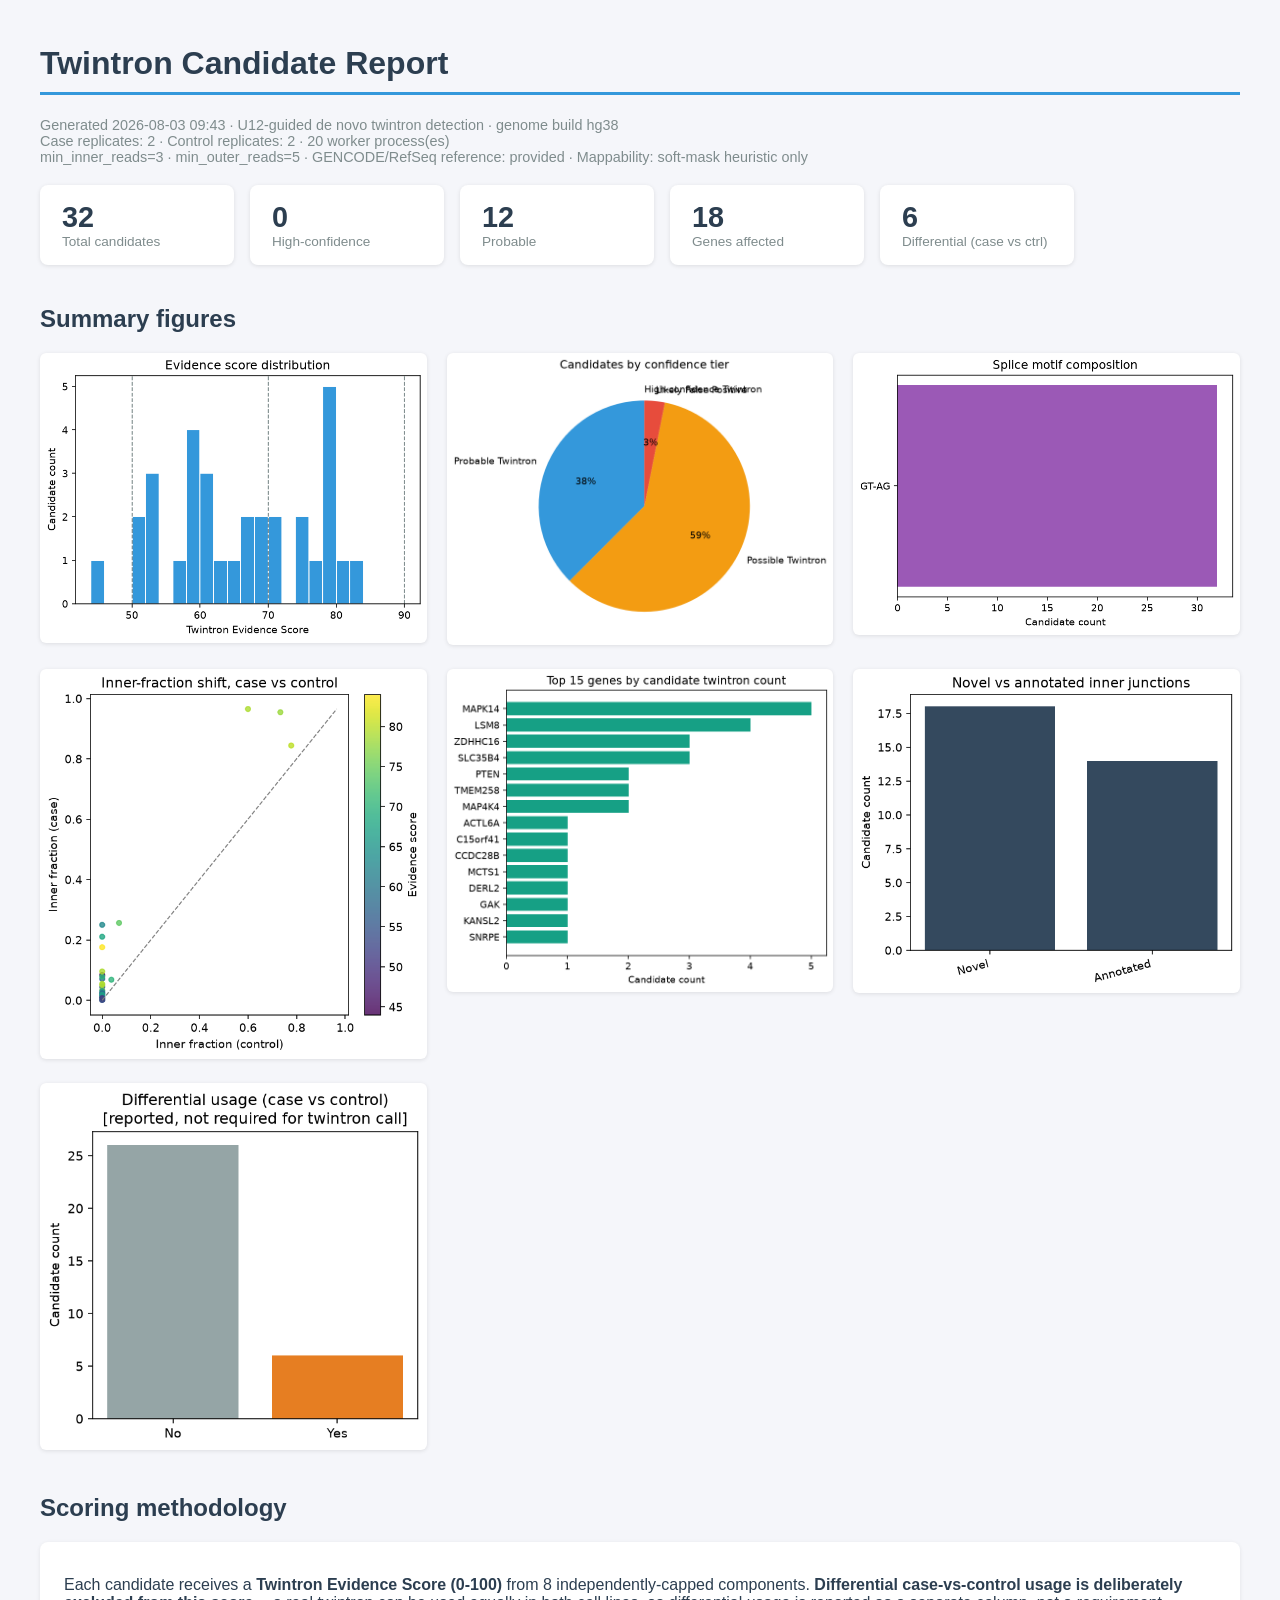
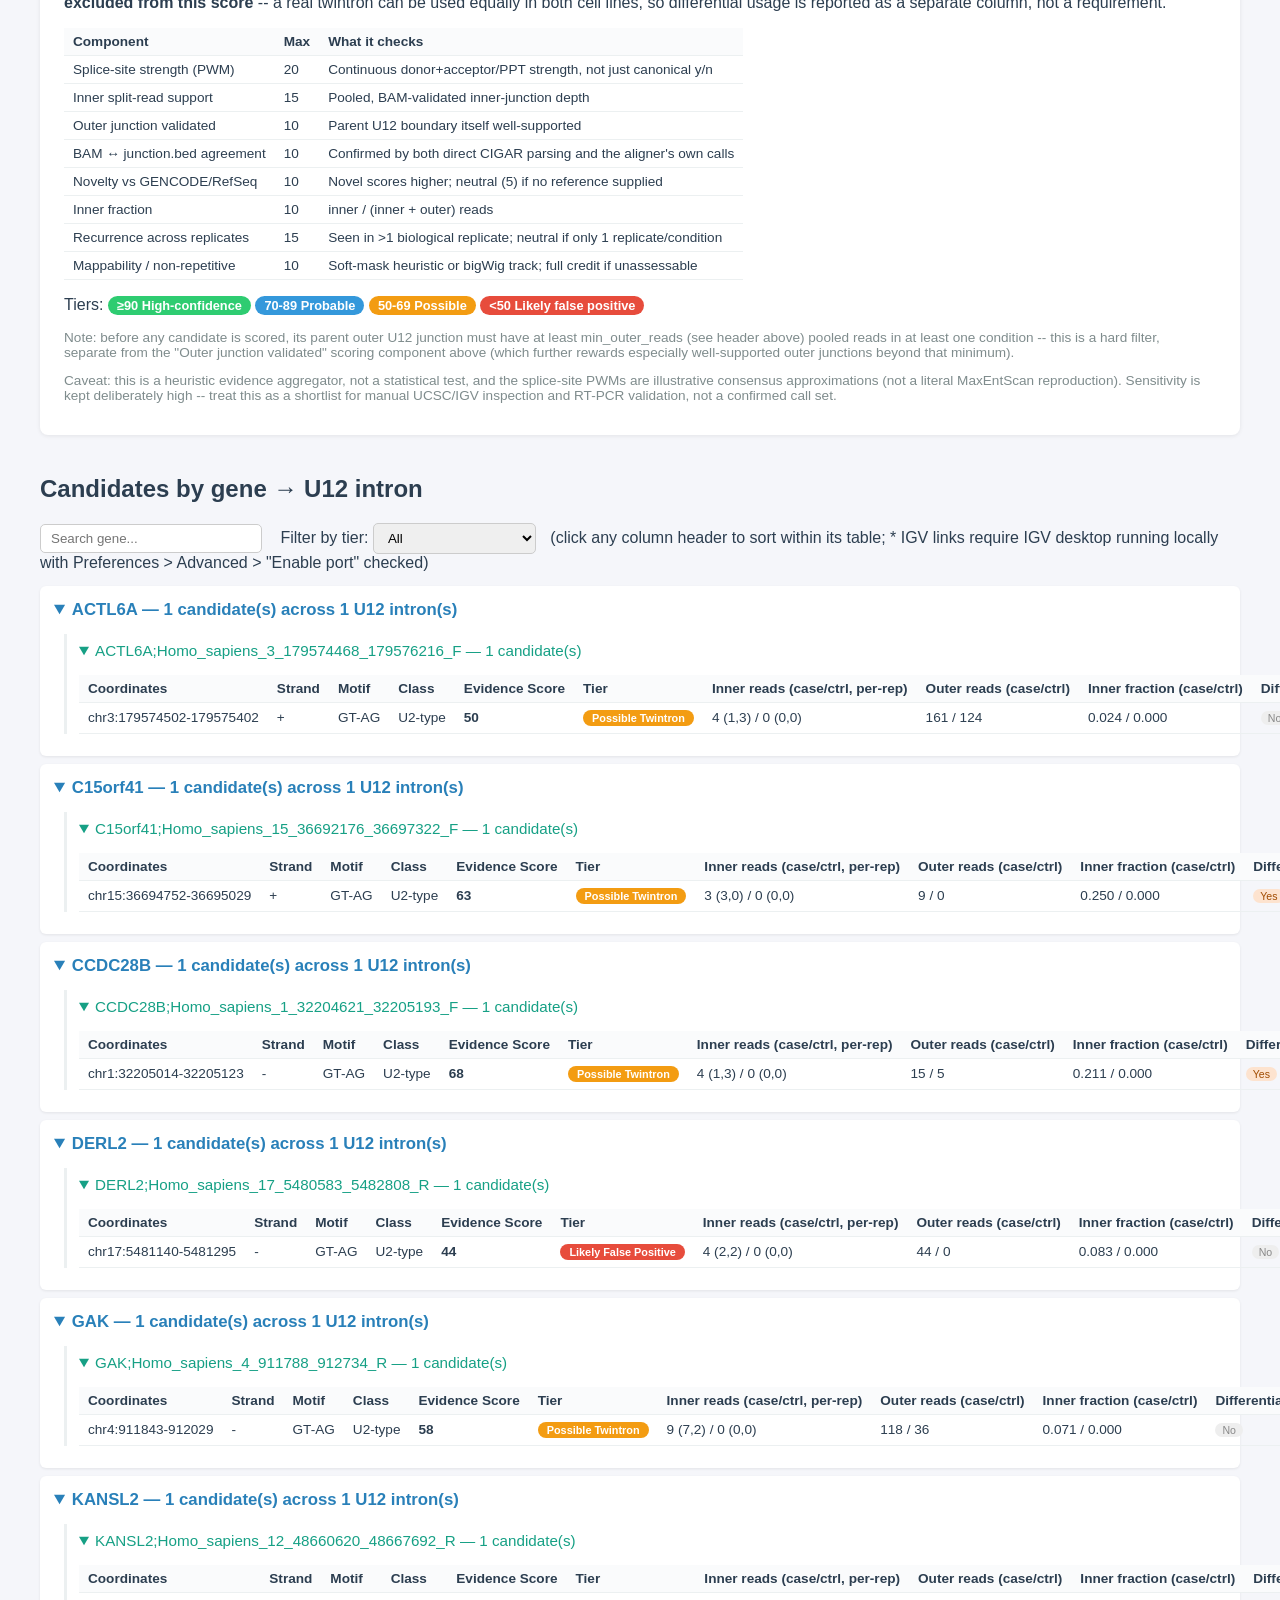
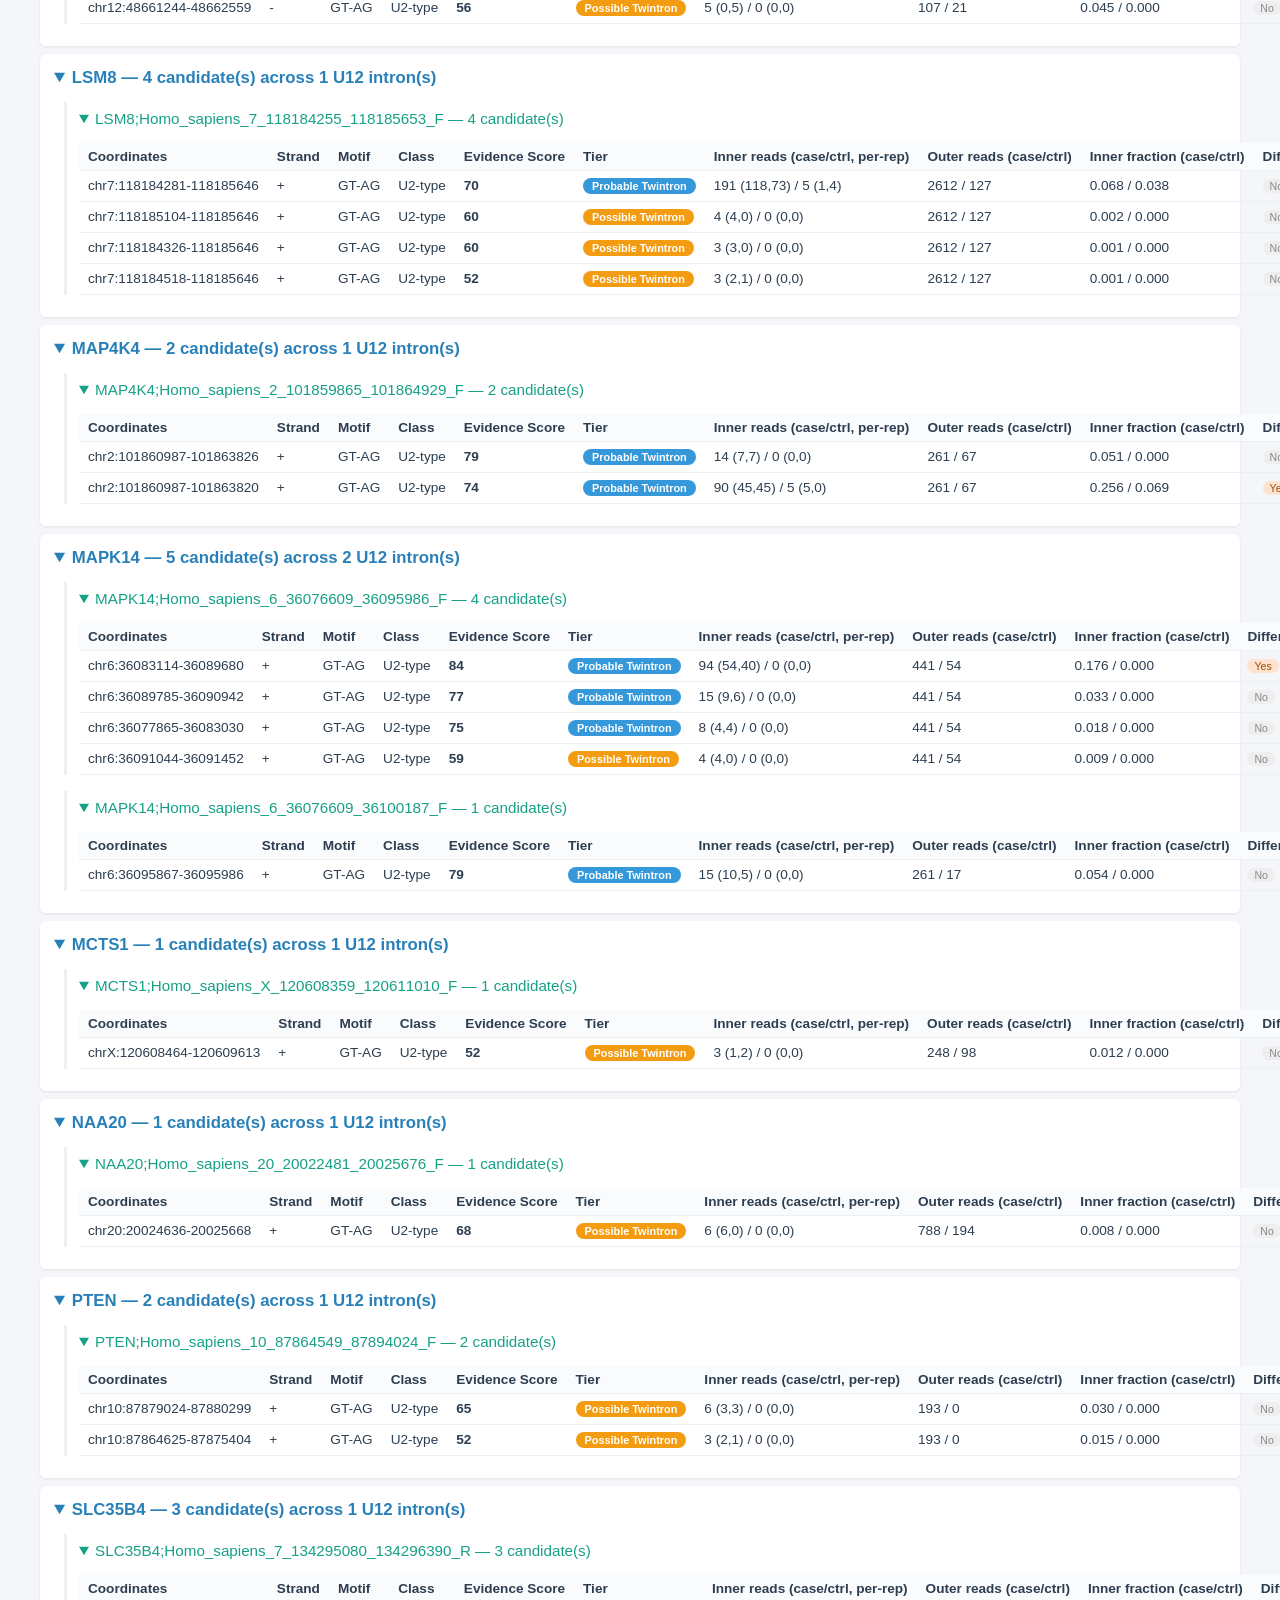
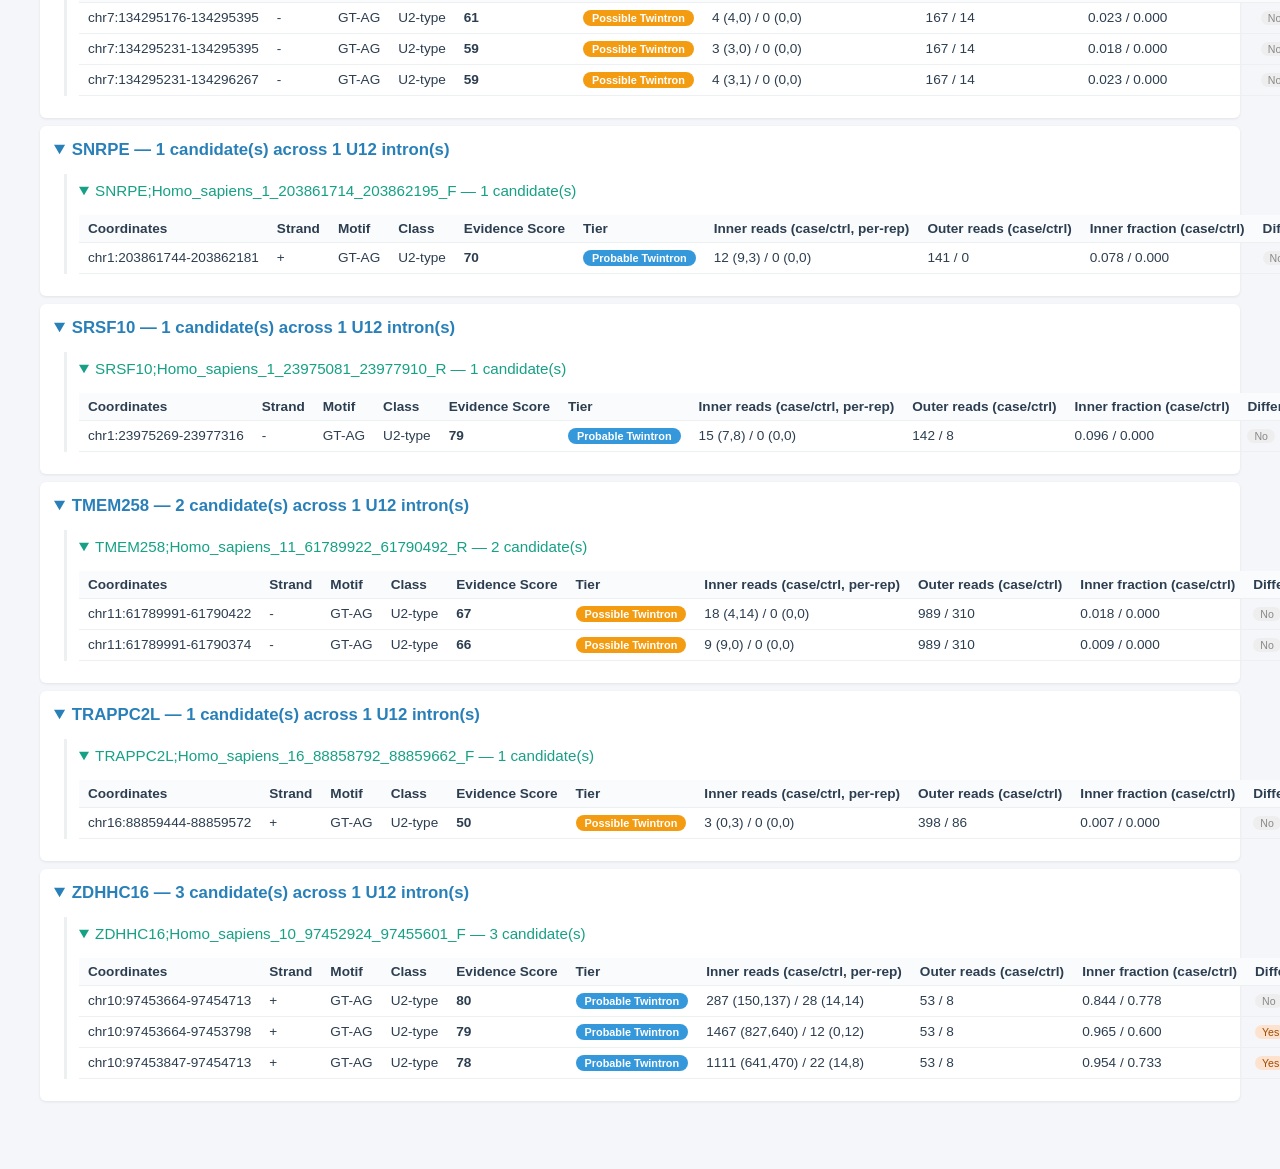
<file: twintron_candidates_gencode_ucsc_structure.html>
<!DOCTYPE html>
<html>
<head>
<meta charset="utf-8">
<title>Twintron Candidate Report</title>
<style>
  :root { --high:#2ecc71; --probable:#3498db; --possible:#f39c12; --fp:#e74c3c; }
  body { font-family: -apple-system, Arial, sans-serif; background:#f5f6fa; color:#2c3e50; margin:0; padding:24px 40px 60px; }
  h1 { border-bottom:3px solid #3498db; padding-bottom:10px; }
  h2 { margin-top:40px; }
  h3 { margin:4px 0; color:#34495e; }
  .meta { color:#7f8c8d; font-size:0.9em; margin-bottom:20px; }
  .summary-cards { display:flex; gap:16px; flex-wrap:wrap; margin:20px 0 30px; }
  .card { background:#fff; border-radius:8px; box-shadow:0 1px 4px rgba(0,0,0,0.1); padding:16px 22px; min-width:150px; }
  .card .num { font-size:1.8em; font-weight:700; }
  .card .label { color:#7f8c8d; font-size:0.85em; }
  .fig-grid { display:grid; grid-template-columns: repeat(auto-fit, minmax(360px, 1fr)); gap:20px; margin:20px 0 40px; }
  .fig-grid img { width:100%; border-radius:6px; background:#fff; box-shadow:0 1px 4px rgba(0,0,0,0.1); }
  details.gene { background:#fff; margin:8px 0; padding:6px 14px; border-radius:6px; box-shadow:0 1px 3px rgba(0,0,0,0.08); }
  details.intron { margin:6px 0 10px 10px; border-left:3px solid #ecf0f1; padding-left:12px; }
  summary { font-weight:600; font-size:1.05em; cursor:pointer; color:#2980b9; padding:8px 0; }
  summary.intron-summary { font-weight:500; font-size:0.95em; color:#16a085; }
  table { border-collapse:collapse; width:100%; margin:8px 0 16px; font-size:0.85em; }
  th, td { padding:6px 9px; text-align:left; border-bottom:1px solid #ecf0f1; white-space:nowrap; }
  th { cursor:pointer; background:#fafbfc; position:sticky; top:0; user-select:none; }
  th:hover { background:#eef2f5; }
  tr:hover { background:#f8fbff; }
  .badge { padding:2px 9px; border-radius:12px; font-size:0.8em; font-weight:600; color:#fff; }
  .tier-high { background:var(--high); } .tier-probable { background:var(--probable); }
  .tier-possible { background:var(--possible); } .tier-fp { background:var(--fp); }
  .diff-badge { padding:1px 7px; border-radius:10px; font-size:0.78em; }
  .diff-yes { background:#fde3cf; color:#a04b00; } .diff-no { background:#eee; color:#888; }
  .controls { margin:14px 0; }
  .controls select { padding:6px 10px; border-radius:5px; border:1px solid #ccc; margin-right:10px; }
  .controls .gene-search { padding:6px 10px; border-radius:5px; border:1px solid #ccc; margin-right:14px; width:200px; }
  .copy-btn { font-size:0.78em; padding:2px 8px; border-radius:4px; border:1px solid #cfd8dc; background:#f7f9fa; cursor:pointer; color:#34495e; }
  .copy-btn:hover { background:#eef2f5; }
  .links-cell { white-space:nowrap; }
  a.ucsc { color:#3498db; font-weight:600; text-decoration:none; }
  .breakdown { font-size:0.76em; color:#7f8c8d; }
  .methods { background:#fff; border-radius:8px; padding:18px 24px; box-shadow:0 1px 4px rgba(0,0,0,0.08); }
  .methods table { width:auto; }
  .note { color:#7f8c8d; font-size:0.85em; }
</style>
</head>
<body>

<h1>Twintron Candidate Report</h1>
<div class="meta">Generated 2026-08-03 09:43 &middot; U12-guided de novo twintron detection &middot; genome build hg38<br>Case replicates: 2 &middot; Control replicates: 2 &middot; 20 worker process(es)<br>min_inner_reads=3 &middot; min_outer_reads=5 &middot; GENCODE/RefSeq reference: provided &middot; Mappability: soft-mask heuristic only</div>
<div class="summary-cards">
<div class="card"><div class="num">32</div><div class="label">Total candidates</div></div>
<div class="card"><div class="num">0</div><div class="label">High-confidence</div></div>
<div class="card"><div class="num">12</div><div class="label">Probable</div></div>
<div class="card"><div class="num">18</div><div class="label">Genes affected</div></div>
<div class="card"><div class="num">6</div><div class="label">Differential (case vs ctrl)</div></div>
</div>
<h2>Summary figures</h2><div class="fig-grid">
<div><img src="[data-uri]"></div>
<div><img src="[data-uri]"></div>
<div><img src="[data-uri]"></div>
<div><img src="[data-uri]"></div>
<div><img src="[data-uri]"></div>
<div><img src="[data-uri]"></div>
<div><img src="[data-uri]"></div>
</div>

    <h2>Scoring methodology</h2>
    <div class="methods">
    <p>Each candidate receives a <b>Twintron Evidence Score (0-100)</b> from 8 independently-capped components.
    <b>Differential case-vs-control usage is deliberately excluded from this score</b> -- a real twintron can be
    used equally in both cell lines, so differential usage is reported as a separate column, not a requirement.</p>
    <table>
    <tr><th>Component</th><th>Max</th><th>What it checks</th></tr>
    <tr><td>Splice-site strength (PWM)</td><td>20</td><td>Continuous donor+acceptor/PPT strength, not just canonical y/n</td></tr>
    <tr><td>Inner split-read support</td><td>15</td><td>Pooled, BAM-validated inner-junction depth</td></tr>
    <tr><td>Outer junction validated</td><td>10</td><td>Parent U12 boundary itself well-supported</td></tr>
    <tr><td>BAM &harr; junction.bed agreement</td><td>10</td><td>Confirmed by both direct CIGAR parsing and the aligner's own calls</td></tr>
    <tr><td>Novelty vs GENCODE/RefSeq</td><td>10</td><td>Novel scores higher; neutral (5) if no reference supplied</td></tr>
    <tr><td>Inner fraction</td><td>10</td><td>inner / (inner + outer) reads</td></tr>
    <tr><td>Recurrence across replicates</td><td>15</td><td>Seen in &gt;1 biological replicate; neutral if only 1 replicate/condition</td></tr>
    <tr><td>Mappability / non-repetitive</td><td>10</td><td>Soft-mask heuristic or bigWig track; full credit if unassessable</td></tr>
    </table>
    <p>Tiers: <span class="badge tier-high">&ge;90 High-confidence</span>
    <span class="badge tier-probable">70-89 Probable</span>
    <span class="badge tier-possible">50-69 Possible</span>
    <span class="badge tier-fp">&lt;50 Likely false positive</span></p>
    <p class="note">Note: before any candidate is scored, its parent outer U12 junction must have at least
    min_outer_reads (see header above) pooled reads in at least one condition -- this is a hard filter, separate
    from the "Outer junction validated" scoring component above (which further rewards especially well-supported
    outer junctions beyond that minimum).</p>
    <p class="note">Caveat: this is a heuristic evidence aggregator, not a statistical test, and the splice-site
    PWMs are illustrative consensus approximations (not a literal MaxEntScan reproduction). Sensitivity is kept
    deliberately high -- treat this as a shortlist for manual UCSC/IGV inspection and RT-PCR validation, not a
    confirmed call set.</p>
    </div>
    
<h2>Candidates by gene &rarr; U12 intron</h2>

    <div class="controls">
      <input type="text" class="gene-search" placeholder="Search gene..." oninput="filterGenes(this)">
      Filter by tier:
      <select onchange="filterTier(this)">
        <option value="all">All</option>
        <option value="High-confidence Twintron">High-confidence</option>
        <option value="Probable Twintron">Probable</option>
        <option value="Possible Twintron">Possible</option>
        <option value="Likely False Positive">Likely False Positive</option>
      </select>
      (click any column header to sort within its table; * IGV links require IGV desktop
      running locally with Preferences &gt; Advanced &gt; "Enable port" checked)
    </div>
    
<details class="gene" data-gene="ACTL6A" open><summary>ACTL6A &mdash; 1 candidate(s) across 1 U12 intron(s)</summary>
<details class="intron" open><summary class="intron-summary">ACTL6A;Homo_sapiens_3_179574468_179576216_F &mdash; 1 candidate(s)</summary>
<table class="sortable candTable" id="tbl_1"><thead><tr><th data-numeric="0">Coordinates</th><th data-numeric="0">Strand</th><th data-numeric="0">Motif</th><th data-numeric="0">Class</th><th data-numeric="1">Evidence Score</th><th data-numeric="0">Tier</th><th data-numeric="0">Inner reads (case/ctrl, per-rep)</th><th data-numeric="0">Outer reads (case/ctrl)</th><th data-numeric="0">Inner fraction (case/ctrl)</th><th data-numeric="0">Differential?</th><th data-numeric="0">Annotation</th><th data-numeric="0">Score breakdown</th><th data-numeric="0">Links</th></tr></thead><tbody><tr data-tier="Possible Twintron"><td data-sort="179574502">chr3:179574502-179575402</td><td>+</td><td>GT-AG</td><td>U2-type</td><td data-sort="50"><b>50</b></td><td><span class="badge tier-possible">Possible Twintron</span></td><td>4 (1,3) / 0 (0,0)</td><td>161 / 124</td><td>0.024 / 0.000</td><td><span class="diff-badge diff-no">No</span></td><td>Annotated</td><td class="breakdown">motif_strength=7, inner_reads=5, outer_validated=10, cross_validation=10, novelty=0, inner_fraction=0, recurrence=8, mappability=10</td><td class="links-cell"><button class="copy-btn" onclick="copyLocus(this, 'chr3:179574468-179576216')">Copy locus</button> <a class="ucsc" href="https://genome.ucsc.edu/cgi-bin/hgTracks?db=hg38&lastVirtModeType=default&lastVirtModeExtraState=&virtModeType=default&virtMode=0&nonVirtPosition=&position=chr3%3A179574468%2D179576216&hgsid=4129228015_Ywaoa5VAxRlngzDS5AUEpzxnv3Df" target="_blank">UCSC &#8599;</a> <a class="ucsc" href="http://localhost:60151/goto?locus=chr3:179574468-179576216" title="Requires IGV desktop running with port 60151 enabled">IGV*</a></td></tr></tbody></table>
</details>
</details>
<details class="gene" data-gene="C15orf41" open><summary>C15orf41 &mdash; 1 candidate(s) across 1 U12 intron(s)</summary>
<details class="intron" open><summary class="intron-summary">C15orf41;Homo_sapiens_15_36692176_36697322_F &mdash; 1 candidate(s)</summary>
<table class="sortable candTable" id="tbl_2"><thead><tr><th data-numeric="0">Coordinates</th><th data-numeric="0">Strand</th><th data-numeric="0">Motif</th><th data-numeric="0">Class</th><th data-numeric="1">Evidence Score</th><th data-numeric="0">Tier</th><th data-numeric="0">Inner reads (case/ctrl, per-rep)</th><th data-numeric="0">Outer reads (case/ctrl)</th><th data-numeric="0">Inner fraction (case/ctrl)</th><th data-numeric="0">Differential?</th><th data-numeric="0">Annotation</th><th data-numeric="0">Score breakdown</th><th data-numeric="0">Links</th></tr></thead><tbody><tr data-tier="Possible Twintron"><td data-sort="36694752">chr15:36694752-36695029</td><td>+</td><td>GT-AG</td><td>U2-type</td><td data-sort="63"><b>63</b></td><td><span class="badge tier-possible">Possible Twintron</span></td><td>3 (3,0) / 0 (0,0)</td><td>9 / 0</td><td>0.250 / 0.000</td><td><span class="diff-badge diff-yes">Yes</span></td><td>Novel</td><td class="breakdown">motif_strength=8, inner_reads=5, outer_validated=5, cross_validation=10, novelty=10, inner_fraction=7, recurrence=8, mappability=10</td><td class="links-cell"><button class="copy-btn" onclick="copyLocus(this, 'chr15:36692176-36697322')">Copy locus</button> <a class="ucsc" href="https://genome.ucsc.edu/cgi-bin/hgTracks?db=hg38&lastVirtModeType=default&lastVirtModeExtraState=&virtModeType=default&virtMode=0&nonVirtPosition=&position=chr15%3A36692176%2D36697322&hgsid=4129228015_Ywaoa5VAxRlngzDS5AUEpzxnv3Df" target="_blank">UCSC &#8599;</a> <a class="ucsc" href="http://localhost:60151/goto?locus=chr15:36692176-36697322" title="Requires IGV desktop running with port 60151 enabled">IGV*</a></td></tr></tbody></table>
</details>
</details>
<details class="gene" data-gene="CCDC28B" open><summary>CCDC28B &mdash; 1 candidate(s) across 1 U12 intron(s)</summary>
<details class="intron" open><summary class="intron-summary">CCDC28B;Homo_sapiens_1_32204621_32205193_F &mdash; 1 candidate(s)</summary>
<table class="sortable candTable" id="tbl_3"><thead><tr><th data-numeric="0">Coordinates</th><th data-numeric="0">Strand</th><th data-numeric="0">Motif</th><th data-numeric="0">Class</th><th data-numeric="1">Evidence Score</th><th data-numeric="0">Tier</th><th data-numeric="0">Inner reads (case/ctrl, per-rep)</th><th data-numeric="0">Outer reads (case/ctrl)</th><th data-numeric="0">Inner fraction (case/ctrl)</th><th data-numeric="0">Differential?</th><th data-numeric="0">Annotation</th><th data-numeric="0">Score breakdown</th><th data-numeric="0">Links</th></tr></thead><tbody><tr data-tier="Possible Twintron"><td data-sort="32205014">chr1:32205014-32205123</td><td>-</td><td>GT-AG</td><td>U2-type</td><td data-sort="68"><b>68</b></td><td><span class="badge tier-possible">Possible Twintron</span></td><td>4 (1,3) / 0 (0,0)</td><td>15 / 5</td><td>0.211 / 0.000</td><td><span class="diff-badge diff-yes">Yes</span></td><td>Novel</td><td class="breakdown">motif_strength=8, inner_reads=5, outer_validated=10, cross_validation=10, novelty=10, inner_fraction=7, recurrence=8, mappability=10</td><td class="links-cell"><button class="copy-btn" onclick="copyLocus(this, 'chr1:32204621-32205193')">Copy locus</button> <a class="ucsc" href="https://genome.ucsc.edu/cgi-bin/hgTracks?db=hg38&lastVirtModeType=default&lastVirtModeExtraState=&virtModeType=default&virtMode=0&nonVirtPosition=&position=chr1%3A32204621%2D32205193&hgsid=4129228015_Ywaoa5VAxRlngzDS5AUEpzxnv3Df" target="_blank">UCSC &#8599;</a> <a class="ucsc" href="http://localhost:60151/goto?locus=chr1:32204621-32205193" title="Requires IGV desktop running with port 60151 enabled">IGV*</a></td></tr></tbody></table>
</details>
</details>
<details class="gene" data-gene="DERL2" open><summary>DERL2 &mdash; 1 candidate(s) across 1 U12 intron(s)</summary>
<details class="intron" open><summary class="intron-summary">DERL2;Homo_sapiens_17_5480583_5482808_R &mdash; 1 candidate(s)</summary>
<table class="sortable candTable" id="tbl_4"><thead><tr><th data-numeric="0">Coordinates</th><th data-numeric="0">Strand</th><th data-numeric="0">Motif</th><th data-numeric="0">Class</th><th data-numeric="1">Evidence Score</th><th data-numeric="0">Tier</th><th data-numeric="0">Inner reads (case/ctrl, per-rep)</th><th data-numeric="0">Outer reads (case/ctrl)</th><th data-numeric="0">Inner fraction (case/ctrl)</th><th data-numeric="0">Differential?</th><th data-numeric="0">Annotation</th><th data-numeric="0">Score breakdown</th><th data-numeric="0">Links</th></tr></thead><tbody><tr data-tier="Likely False Positive"><td data-sort="5481140">chr17:5481140-5481295</td><td>-</td><td>GT-AG</td><td>U2-type</td><td data-sort="44"><b>44</b></td><td><span class="badge tier-fp">Likely False Positive</span></td><td>4 (2,2) / 0 (0,0)</td><td>44 / 0</td><td>0.083 / 0.000</td><td><span class="diff-badge diff-no">No</span></td><td>Annotated</td><td class="breakdown">motif_strength=6, inner_reads=5, outer_validated=10, cross_validation=10, novelty=0, inner_fraction=3, recurrence=0, mappability=10</td><td class="links-cell"><button class="copy-btn" onclick="copyLocus(this, 'chr17:5480583-5482808')">Copy locus</button> <a class="ucsc" href="https://genome.ucsc.edu/cgi-bin/hgTracks?db=hg38&lastVirtModeType=default&lastVirtModeExtraState=&virtModeType=default&virtMode=0&nonVirtPosition=&position=chr17%3A5480583%2D5482808&hgsid=4129228015_Ywaoa5VAxRlngzDS5AUEpzxnv3Df" target="_blank">UCSC &#8599;</a> <a class="ucsc" href="http://localhost:60151/goto?locus=chr17:5480583-5482808" title="Requires IGV desktop running with port 60151 enabled">IGV*</a></td></tr></tbody></table>
</details>
</details>
<details class="gene" data-gene="GAK" open><summary>GAK &mdash; 1 candidate(s) across 1 U12 intron(s)</summary>
<details class="intron" open><summary class="intron-summary">GAK;Homo_sapiens_4_911788_912734_R &mdash; 1 candidate(s)</summary>
<table class="sortable candTable" id="tbl_5"><thead><tr><th data-numeric="0">Coordinates</th><th data-numeric="0">Strand</th><th data-numeric="0">Motif</th><th data-numeric="0">Class</th><th data-numeric="1">Evidence Score</th><th data-numeric="0">Tier</th><th data-numeric="0">Inner reads (case/ctrl, per-rep)</th><th data-numeric="0">Outer reads (case/ctrl)</th><th data-numeric="0">Inner fraction (case/ctrl)</th><th data-numeric="0">Differential?</th><th data-numeric="0">Annotation</th><th data-numeric="0">Score breakdown</th><th data-numeric="0">Links</th></tr></thead><tbody><tr data-tier="Possible Twintron"><td data-sort="911843">chr4:911843-912029</td><td>-</td><td>GT-AG</td><td>U2-type</td><td data-sort="58"><b>58</b></td><td><span class="badge tier-possible">Possible Twintron</span></td><td>9 (7,2) / 0 (0,0)</td><td>118 / 36</td><td>0.071 / 0.000</td><td><span class="diff-badge diff-no">No</span></td><td>Annotated</td><td class="breakdown">motif_strength=7, inner_reads=10, outer_validated=10, cross_validation=10, novelty=0, inner_fraction=3, recurrence=8, mappability=10</td><td class="links-cell"><button class="copy-btn" onclick="copyLocus(this, 'chr4:911788-912734')">Copy locus</button> <a class="ucsc" href="https://genome.ucsc.edu/cgi-bin/hgTracks?db=hg38&lastVirtModeType=default&lastVirtModeExtraState=&virtModeType=default&virtMode=0&nonVirtPosition=&position=chr4%3A911788%2D912734&hgsid=4129228015_Ywaoa5VAxRlngzDS5AUEpzxnv3Df" target="_blank">UCSC &#8599;</a> <a class="ucsc" href="http://localhost:60151/goto?locus=chr4:911788-912734" title="Requires IGV desktop running with port 60151 enabled">IGV*</a></td></tr></tbody></table>
</details>
</details>
<details class="gene" data-gene="KANSL2" open><summary>KANSL2 &mdash; 1 candidate(s) across 1 U12 intron(s)</summary>
<details class="intron" open><summary class="intron-summary">KANSL2;Homo_sapiens_12_48660620_48667692_R &mdash; 1 candidate(s)</summary>
<table class="sortable candTable" id="tbl_6"><thead><tr><th data-numeric="0">Coordinates</th><th data-numeric="0">Strand</th><th data-numeric="0">Motif</th><th data-numeric="0">Class</th><th data-numeric="1">Evidence Score</th><th data-numeric="0">Tier</th><th data-numeric="0">Inner reads (case/ctrl, per-rep)</th><th data-numeric="0">Outer reads (case/ctrl)</th><th data-numeric="0">Inner fraction (case/ctrl)</th><th data-numeric="0">Differential?</th><th data-numeric="0">Annotation</th><th data-numeric="0">Score breakdown</th><th data-numeric="0">Links</th></tr></thead><tbody><tr data-tier="Possible Twintron"><td data-sort="48661244">chr12:48661244-48662559</td><td>-</td><td>GT-AG</td><td>U2-type</td><td data-sort="56"><b>56</b></td><td><span class="badge tier-possible">Possible Twintron</span></td><td>5 (0,5) / 0 (0,0)</td><td>107 / 21</td><td>0.045 / 0.000</td><td><span class="diff-badge diff-no">No</span></td><td>Annotated</td><td class="breakdown">motif_strength=8, inner_reads=10, outer_validated=10, cross_validation=10, novelty=0, inner_fraction=0, recurrence=8, mappability=10</td><td class="links-cell"><button class="copy-btn" onclick="copyLocus(this, 'chr12:48660620-48667692')">Copy locus</button> <a class="ucsc" href="https://genome.ucsc.edu/cgi-bin/hgTracks?db=hg38&lastVirtModeType=default&lastVirtModeExtraState=&virtModeType=default&virtMode=0&nonVirtPosition=&position=chr12%3A48660620%2D48667692&hgsid=4129228015_Ywaoa5VAxRlngzDS5AUEpzxnv3Df" target="_blank">UCSC &#8599;</a> <a class="ucsc" href="http://localhost:60151/goto?locus=chr12:48660620-48667692" title="Requires IGV desktop running with port 60151 enabled">IGV*</a></td></tr></tbody></table>
</details>
</details>
<details class="gene" data-gene="LSM8" open><summary>LSM8 &mdash; 4 candidate(s) across 1 U12 intron(s)</summary>
<details class="intron" open><summary class="intron-summary">LSM8;Homo_sapiens_7_118184255_118185653_F &mdash; 4 candidate(s)</summary>
<table class="sortable candTable" id="tbl_7"><thead><tr><th data-numeric="0">Coordinates</th><th data-numeric="0">Strand</th><th data-numeric="0">Motif</th><th data-numeric="0">Class</th><th data-numeric="1">Evidence Score</th><th data-numeric="0">Tier</th><th data-numeric="0">Inner reads (case/ctrl, per-rep)</th><th data-numeric="0">Outer reads (case/ctrl)</th><th data-numeric="0">Inner fraction (case/ctrl)</th><th data-numeric="0">Differential?</th><th data-numeric="0">Annotation</th><th data-numeric="0">Score breakdown</th><th data-numeric="0">Links</th></tr></thead><tbody><tr data-tier="Probable Twintron"><td data-sort="118184281">chr7:118184281-118185646</td><td>+</td><td>GT-AG</td><td>U2-type</td><td data-sort="70"><b>70</b></td><td><span class="badge tier-probable">Probable Twintron</span></td><td>191 (118,73) / 5 (1,4)</td><td>2612 / 127</td><td>0.068 / 0.038</td><td><span class="diff-badge diff-no">No</span></td><td>Annotated</td><td class="breakdown">motif_strength=7, inner_reads=15, outer_validated=10, cross_validation=10, novelty=0, inner_fraction=3, recurrence=15, mappability=10</td><td class="links-cell"><button class="copy-btn" onclick="copyLocus(this, 'chr7:118184255-118185653')">Copy locus</button> <a class="ucsc" href="https://genome.ucsc.edu/cgi-bin/hgTracks?db=hg38&lastVirtModeType=default&lastVirtModeExtraState=&virtModeType=default&virtMode=0&nonVirtPosition=&position=chr7%3A118184255%2D118185653&hgsid=4129228015_Ywaoa5VAxRlngzDS5AUEpzxnv3Df" target="_blank">UCSC &#8599;</a> <a class="ucsc" href="http://localhost:60151/goto?locus=chr7:118184255-118185653" title="Requires IGV desktop running with port 60151 enabled">IGV*</a></td></tr><tr data-tier="Possible Twintron"><td data-sort="118185104">chr7:118185104-118185646</td><td>+</td><td>GT-AG</td><td>U2-type</td><td data-sort="60"><b>60</b></td><td><span class="badge tier-possible">Possible Twintron</span></td><td>4 (4,0) / 0 (0,0)</td><td>2612 / 127</td><td>0.002 / 0.000</td><td><span class="diff-badge diff-no">No</span></td><td>Novel</td><td class="breakdown">motif_strength=7, inner_reads=5, outer_validated=10, cross_validation=10, novelty=10, inner_fraction=0, recurrence=8, mappability=10</td><td class="links-cell"><button class="copy-btn" onclick="copyLocus(this, 'chr7:118184255-118185653')">Copy locus</button> <a class="ucsc" href="https://genome.ucsc.edu/cgi-bin/hgTracks?db=hg38&lastVirtModeType=default&lastVirtModeExtraState=&virtModeType=default&virtMode=0&nonVirtPosition=&position=chr7%3A118184255%2D118185653&hgsid=4129228015_Ywaoa5VAxRlngzDS5AUEpzxnv3Df" target="_blank">UCSC &#8599;</a> <a class="ucsc" href="http://localhost:60151/goto?locus=chr7:118184255-118185653" title="Requires IGV desktop running with port 60151 enabled">IGV*</a></td></tr><tr data-tier="Possible Twintron"><td data-sort="118184326">chr7:118184326-118185646</td><td>+</td><td>GT-AG</td><td>U2-type</td><td data-sort="60"><b>60</b></td><td><span class="badge tier-possible">Possible Twintron</span></td><td>3 (3,0) / 0 (0,0)</td><td>2612 / 127</td><td>0.001 / 0.000</td><td><span class="diff-badge diff-no">No</span></td><td>Novel</td><td class="breakdown">motif_strength=7, inner_reads=5, outer_validated=10, cross_validation=10, novelty=10, inner_fraction=0, recurrence=8, mappability=10</td><td class="links-cell"><button class="copy-btn" onclick="copyLocus(this, 'chr7:118184255-118185653')">Copy locus</button> <a class="ucsc" href="https://genome.ucsc.edu/cgi-bin/hgTracks?db=hg38&lastVirtModeType=default&lastVirtModeExtraState=&virtModeType=default&virtMode=0&nonVirtPosition=&position=chr7%3A118184255%2D118185653&hgsid=4129228015_Ywaoa5VAxRlngzDS5AUEpzxnv3Df" target="_blank">UCSC &#8599;</a> <a class="ucsc" href="http://localhost:60151/goto?locus=chr7:118184255-118185653" title="Requires IGV desktop running with port 60151 enabled">IGV*</a></td></tr><tr data-tier="Possible Twintron"><td data-sort="118184518">chr7:118184518-118185646</td><td>+</td><td>GT-AG</td><td>U2-type</td><td data-sort="52"><b>52</b></td><td><span class="badge tier-possible">Possible Twintron</span></td><td>3 (2,1) / 0 (0,0)</td><td>2612 / 127</td><td>0.001 / 0.000</td><td><span class="diff-badge diff-no">No</span></td><td>Novel</td><td class="breakdown">motif_strength=7, inner_reads=5, outer_validated=10, cross_validation=10, novelty=10, inner_fraction=0, recurrence=0, mappability=10</td><td class="links-cell"><button class="copy-btn" onclick="copyLocus(this, 'chr7:118184255-118185653')">Copy locus</button> <a class="ucsc" href="https://genome.ucsc.edu/cgi-bin/hgTracks?db=hg38&lastVirtModeType=default&lastVirtModeExtraState=&virtModeType=default&virtMode=0&nonVirtPosition=&position=chr7%3A118184255%2D118185653&hgsid=4129228015_Ywaoa5VAxRlngzDS5AUEpzxnv3Df" target="_blank">UCSC &#8599;</a> <a class="ucsc" href="http://localhost:60151/goto?locus=chr7:118184255-118185653" title="Requires IGV desktop running with port 60151 enabled">IGV*</a></td></tr></tbody></table>
</details>
</details>
<details class="gene" data-gene="MAP4K4" open><summary>MAP4K4 &mdash; 2 candidate(s) across 1 U12 intron(s)</summary>
<details class="intron" open><summary class="intron-summary">MAP4K4;Homo_sapiens_2_101859865_101864929_F &mdash; 2 candidate(s)</summary>
<table class="sortable candTable" id="tbl_8"><thead><tr><th data-numeric="0">Coordinates</th><th data-numeric="0">Strand</th><th data-numeric="0">Motif</th><th data-numeric="0">Class</th><th data-numeric="1">Evidence Score</th><th data-numeric="0">Tier</th><th data-numeric="0">Inner reads (case/ctrl, per-rep)</th><th data-numeric="0">Outer reads (case/ctrl)</th><th data-numeric="0">Inner fraction (case/ctrl)</th><th data-numeric="0">Differential?</th><th data-numeric="0">Annotation</th><th data-numeric="0">Score breakdown</th><th data-numeric="0">Links</th></tr></thead><tbody><tr data-tier="Probable Twintron"><td data-sort="101860987">chr2:101860987-101863826</td><td>+</td><td>GT-AG</td><td>U2-type</td><td data-sort="79"><b>79</b></td><td><span class="badge tier-probable">Probable Twintron</span></td><td>14 (7,7) / 0 (0,0)</td><td>261 / 67</td><td>0.051 / 0.000</td><td><span class="diff-badge diff-no">No</span></td><td>Novel</td><td class="breakdown">motif_strength=6, inner_reads=15, outer_validated=10, cross_validation=10, novelty=10, inner_fraction=3, recurrence=15, mappability=10</td><td class="links-cell"><button class="copy-btn" onclick="copyLocus(this, 'chr2:101859865-101864929')">Copy locus</button> <a class="ucsc" href="https://genome.ucsc.edu/cgi-bin/hgTracks?db=hg38&lastVirtModeType=default&lastVirtModeExtraState=&virtModeType=default&virtMode=0&nonVirtPosition=&position=chr2%3A101859865%2D101864929&hgsid=4129228015_Ywaoa5VAxRlngzDS5AUEpzxnv3Df" target="_blank">UCSC &#8599;</a> <a class="ucsc" href="http://localhost:60151/goto?locus=chr2:101859865-101864929" title="Requires IGV desktop running with port 60151 enabled">IGV*</a></td></tr><tr data-tier="Probable Twintron"><td data-sort="101860987">chr2:101860987-101863820</td><td>+</td><td>GT-AG</td><td>U2-type</td><td data-sort="74"><b>74</b></td><td><span class="badge tier-probable">Probable Twintron</span></td><td>90 (45,45) / 5 (5,0)</td><td>261 / 67</td><td>0.256 / 0.069</td><td><span class="diff-badge diff-yes">Yes</span></td><td>Annotated</td><td class="breakdown">motif_strength=7, inner_reads=15, outer_validated=10, cross_validation=10, novelty=0, inner_fraction=7, recurrence=15, mappability=10</td><td class="links-cell"><button class="copy-btn" onclick="copyLocus(this, 'chr2:101859865-101864929')">Copy locus</button> <a class="ucsc" href="https://genome.ucsc.edu/cgi-bin/hgTracks?db=hg38&lastVirtModeType=default&lastVirtModeExtraState=&virtModeType=default&virtMode=0&nonVirtPosition=&position=chr2%3A101859865%2D101864929&hgsid=4129228015_Ywaoa5VAxRlngzDS5AUEpzxnv3Df" target="_blank">UCSC &#8599;</a> <a class="ucsc" href="http://localhost:60151/goto?locus=chr2:101859865-101864929" title="Requires IGV desktop running with port 60151 enabled">IGV*</a></td></tr></tbody></table>
</details>
</details>
<details class="gene" data-gene="MAPK14" open><summary>MAPK14 &mdash; 5 candidate(s) across 2 U12 intron(s)</summary>
<details class="intron" open><summary class="intron-summary">MAPK14;Homo_sapiens_6_36076609_36095986_F &mdash; 4 candidate(s)</summary>
<table class="sortable candTable" id="tbl_9"><thead><tr><th data-numeric="0">Coordinates</th><th data-numeric="0">Strand</th><th data-numeric="0">Motif</th><th data-numeric="0">Class</th><th data-numeric="1">Evidence Score</th><th data-numeric="0">Tier</th><th data-numeric="0">Inner reads (case/ctrl, per-rep)</th><th data-numeric="0">Outer reads (case/ctrl)</th><th data-numeric="0">Inner fraction (case/ctrl)</th><th data-numeric="0">Differential?</th><th data-numeric="0">Annotation</th><th data-numeric="0">Score breakdown</th><th data-numeric="0">Links</th></tr></thead><tbody><tr data-tier="Probable Twintron"><td data-sort="36083114">chr6:36083114-36089680</td><td>+</td><td>GT-AG</td><td>U2-type</td><td data-sort="84"><b>84</b></td><td><span class="badge tier-probable">Probable Twintron</span></td><td>94 (54,40) / 0 (0,0)</td><td>441 / 54</td><td>0.176 / 0.000</td><td><span class="diff-badge diff-yes">Yes</span></td><td>Novel</td><td class="breakdown">motif_strength=7, inner_reads=15, outer_validated=10, cross_validation=10, novelty=10, inner_fraction=7, recurrence=15, mappability=10</td><td class="links-cell"><button class="copy-btn" onclick="copyLocus(this, 'chr6:36076609-36095986')">Copy locus</button> <a class="ucsc" href="https://genome.ucsc.edu/cgi-bin/hgTracks?db=hg38&lastVirtModeType=default&lastVirtModeExtraState=&virtModeType=default&virtMode=0&nonVirtPosition=&position=chr6%3A36076609%2D36095986&hgsid=4129228015_Ywaoa5VAxRlngzDS5AUEpzxnv3Df" target="_blank">UCSC &#8599;</a> <a class="ucsc" href="http://localhost:60151/goto?locus=chr6:36076609-36095986" title="Requires IGV desktop running with port 60151 enabled">IGV*</a></td></tr><tr data-tier="Probable Twintron"><td data-sort="36089785">chr6:36089785-36090942</td><td>+</td><td>GT-AG</td><td>U2-type</td><td data-sort="77"><b>77</b></td><td><span class="badge tier-probable">Probable Twintron</span></td><td>15 (9,6) / 0 (0,0)</td><td>441 / 54</td><td>0.033 / 0.000</td><td><span class="diff-badge diff-no">No</span></td><td>Novel</td><td class="breakdown">motif_strength=7, inner_reads=15, outer_validated=10, cross_validation=10, novelty=10, inner_fraction=0, recurrence=15, mappability=10</td><td class="links-cell"><button class="copy-btn" onclick="copyLocus(this, 'chr6:36076609-36095986')">Copy locus</button> <a class="ucsc" href="https://genome.ucsc.edu/cgi-bin/hgTracks?db=hg38&lastVirtModeType=default&lastVirtModeExtraState=&virtModeType=default&virtMode=0&nonVirtPosition=&position=chr6%3A36076609%2D36095986&hgsid=4129228015_Ywaoa5VAxRlngzDS5AUEpzxnv3Df" target="_blank">UCSC &#8599;</a> <a class="ucsc" href="http://localhost:60151/goto?locus=chr6:36076609-36095986" title="Requires IGV desktop running with port 60151 enabled">IGV*</a></td></tr><tr data-tier="Probable Twintron"><td data-sort="36077865">chr6:36077865-36083030</td><td>+</td><td>GT-AG</td><td>U2-type</td><td data-sort="75"><b>75</b></td><td><span class="badge tier-probable">Probable Twintron</span></td><td>8 (4,4) / 0 (0,0)</td><td>441 / 54</td><td>0.018 / 0.000</td><td><span class="diff-badge diff-no">No</span></td><td>Novel</td><td class="breakdown">motif_strength=10, inner_reads=10, outer_validated=10, cross_validation=10, novelty=10, inner_fraction=0, recurrence=15, mappability=10</td><td class="links-cell"><button class="copy-btn" onclick="copyLocus(this, 'chr6:36076609-36095986')">Copy locus</button> <a class="ucsc" href="https://genome.ucsc.edu/cgi-bin/hgTracks?db=hg38&lastVirtModeType=default&lastVirtModeExtraState=&virtModeType=default&virtMode=0&nonVirtPosition=&position=chr6%3A36076609%2D36095986&hgsid=4129228015_Ywaoa5VAxRlngzDS5AUEpzxnv3Df" target="_blank">UCSC &#8599;</a> <a class="ucsc" href="http://localhost:60151/goto?locus=chr6:36076609-36095986" title="Requires IGV desktop running with port 60151 enabled">IGV*</a></td></tr><tr data-tier="Possible Twintron"><td data-sort="36091044">chr6:36091044-36091452</td><td>+</td><td>GT-AG</td><td>U2-type</td><td data-sort="59"><b>59</b></td><td><span class="badge tier-possible">Possible Twintron</span></td><td>4 (4,0) / 0 (0,0)</td><td>441 / 54</td><td>0.009 / 0.000</td><td><span class="diff-badge diff-no">No</span></td><td>Novel</td><td class="breakdown">motif_strength=6, inner_reads=5, outer_validated=10, cross_validation=10, novelty=10, inner_fraction=0, recurrence=8, mappability=10</td><td class="links-cell"><button class="copy-btn" onclick="copyLocus(this, 'chr6:36076609-36095986')">Copy locus</button> <a class="ucsc" href="https://genome.ucsc.edu/cgi-bin/hgTracks?db=hg38&lastVirtModeType=default&lastVirtModeExtraState=&virtModeType=default&virtMode=0&nonVirtPosition=&position=chr6%3A36076609%2D36095986&hgsid=4129228015_Ywaoa5VAxRlngzDS5AUEpzxnv3Df" target="_blank">UCSC &#8599;</a> <a class="ucsc" href="http://localhost:60151/goto?locus=chr6:36076609-36095986" title="Requires IGV desktop running with port 60151 enabled">IGV*</a></td></tr></tbody></table>
</details>
<details class="intron" open><summary class="intron-summary">MAPK14;Homo_sapiens_6_36076609_36100187_F &mdash; 1 candidate(s)</summary>
<table class="sortable candTable" id="tbl_10"><thead><tr><th data-numeric="0">Coordinates</th><th data-numeric="0">Strand</th><th data-numeric="0">Motif</th><th data-numeric="0">Class</th><th data-numeric="1">Evidence Score</th><th data-numeric="0">Tier</th><th data-numeric="0">Inner reads (case/ctrl, per-rep)</th><th data-numeric="0">Outer reads (case/ctrl)</th><th data-numeric="0">Inner fraction (case/ctrl)</th><th data-numeric="0">Differential?</th><th data-numeric="0">Annotation</th><th data-numeric="0">Score breakdown</th><th data-numeric="0">Links</th></tr></thead><tbody><tr data-tier="Probable Twintron"><td data-sort="36095867">chr6:36095867-36095986</td><td>+</td><td>GT-AG</td><td>U2-type</td><td data-sort="79"><b>79</b></td><td><span class="badge tier-probable">Probable Twintron</span></td><td>15 (10,5) / 0 (0,0)</td><td>261 / 17</td><td>0.054 / 0.000</td><td><span class="diff-badge diff-no">No</span></td><td>Novel</td><td class="breakdown">motif_strength=6, inner_reads=15, outer_validated=10, cross_validation=10, novelty=10, inner_fraction=3, recurrence=15, mappability=10</td><td class="links-cell"><button class="copy-btn" onclick="copyLocus(this, 'chr6:36076609-36100187')">Copy locus</button> <a class="ucsc" href="https://genome.ucsc.edu/cgi-bin/hgTracks?db=hg38&lastVirtModeType=default&lastVirtModeExtraState=&virtModeType=default&virtMode=0&nonVirtPosition=&position=chr6%3A36076609%2D36100187&hgsid=4129228015_Ywaoa5VAxRlngzDS5AUEpzxnv3Df" target="_blank">UCSC &#8599;</a> <a class="ucsc" href="http://localhost:60151/goto?locus=chr6:36076609-36100187" title="Requires IGV desktop running with port 60151 enabled">IGV*</a></td></tr></tbody></table>
</details>
</details>
<details class="gene" data-gene="MCTS1" open><summary>MCTS1 &mdash; 1 candidate(s) across 1 U12 intron(s)</summary>
<details class="intron" open><summary class="intron-summary">MCTS1;Homo_sapiens_X_120608359_120611010_F &mdash; 1 candidate(s)</summary>
<table class="sortable candTable" id="tbl_11"><thead><tr><th data-numeric="0">Coordinates</th><th data-numeric="0">Strand</th><th data-numeric="0">Motif</th><th data-numeric="0">Class</th><th data-numeric="1">Evidence Score</th><th data-numeric="0">Tier</th><th data-numeric="0">Inner reads (case/ctrl, per-rep)</th><th data-numeric="0">Outer reads (case/ctrl)</th><th data-numeric="0">Inner fraction (case/ctrl)</th><th data-numeric="0">Differential?</th><th data-numeric="0">Annotation</th><th data-numeric="0">Score breakdown</th><th data-numeric="0">Links</th></tr></thead><tbody><tr data-tier="Possible Twintron"><td data-sort="120608464">chrX:120608464-120609613</td><td>+</td><td>GT-AG</td><td>U2-type</td><td data-sort="52"><b>52</b></td><td><span class="badge tier-possible">Possible Twintron</span></td><td>3 (1,2) / 0 (0,0)</td><td>248 / 98</td><td>0.012 / 0.000</td><td><span class="diff-badge diff-no">No</span></td><td>Novel</td><td class="breakdown">motif_strength=7, inner_reads=5, outer_validated=10, cross_validation=10, novelty=10, inner_fraction=0, recurrence=0, mappability=10</td><td class="links-cell"><button class="copy-btn" onclick="copyLocus(this, 'chrX:120608359-120611010')">Copy locus</button> <a class="ucsc" href="https://genome.ucsc.edu/cgi-bin/hgTracks?db=hg38&lastVirtModeType=default&lastVirtModeExtraState=&virtModeType=default&virtMode=0&nonVirtPosition=&position=chrX%3A120608359%2D120611010&hgsid=4129228015_Ywaoa5VAxRlngzDS5AUEpzxnv3Df" target="_blank">UCSC &#8599;</a> <a class="ucsc" href="http://localhost:60151/goto?locus=chrX:120608359-120611010" title="Requires IGV desktop running with port 60151 enabled">IGV*</a></td></tr></tbody></table>
</details>
</details>
<details class="gene" data-gene="NAA20" open><summary>NAA20 &mdash; 1 candidate(s) across 1 U12 intron(s)</summary>
<details class="intron" open><summary class="intron-summary">NAA20;Homo_sapiens_20_20022481_20025676_F &mdash; 1 candidate(s)</summary>
<table class="sortable candTable" id="tbl_12"><thead><tr><th data-numeric="0">Coordinates</th><th data-numeric="0">Strand</th><th data-numeric="0">Motif</th><th data-numeric="0">Class</th><th data-numeric="1">Evidence Score</th><th data-numeric="0">Tier</th><th data-numeric="0">Inner reads (case/ctrl, per-rep)</th><th data-numeric="0">Outer reads (case/ctrl)</th><th data-numeric="0">Inner fraction (case/ctrl)</th><th data-numeric="0">Differential?</th><th data-numeric="0">Annotation</th><th data-numeric="0">Score breakdown</th><th data-numeric="0">Links</th></tr></thead><tbody><tr data-tier="Possible Twintron"><td data-sort="20024636">chr20:20024636-20025668</td><td>+</td><td>GT-AG</td><td>U2-type</td><td data-sort="68"><b>68</b></td><td><span class="badge tier-possible">Possible Twintron</span></td><td>6 (6,0) / 0 (0,0)</td><td>788 / 194</td><td>0.008 / 0.000</td><td><span class="diff-badge diff-no">No</span></td><td>Novel</td><td class="breakdown">motif_strength=10, inner_reads=10, outer_validated=10, cross_validation=10, novelty=10, inner_fraction=0, recurrence=8, mappability=10</td><td class="links-cell"><button class="copy-btn" onclick="copyLocus(this, 'chr20:20022481-20025676')">Copy locus</button> <a class="ucsc" href="https://genome.ucsc.edu/cgi-bin/hgTracks?db=hg38&lastVirtModeType=default&lastVirtModeExtraState=&virtModeType=default&virtMode=0&nonVirtPosition=&position=chr20%3A20022481%2D20025676&hgsid=4129228015_Ywaoa5VAxRlngzDS5AUEpzxnv3Df" target="_blank">UCSC &#8599;</a> <a class="ucsc" href="http://localhost:60151/goto?locus=chr20:20022481-20025676" title="Requires IGV desktop running with port 60151 enabled">IGV*</a></td></tr></tbody></table>
</details>
</details>
<details class="gene" data-gene="PTEN" open><summary>PTEN &mdash; 2 candidate(s) across 1 U12 intron(s)</summary>
<details class="intron" open><summary class="intron-summary">PTEN;Homo_sapiens_10_87864549_87894024_F &mdash; 2 candidate(s)</summary>
<table class="sortable candTable" id="tbl_13"><thead><tr><th data-numeric="0">Coordinates</th><th data-numeric="0">Strand</th><th data-numeric="0">Motif</th><th data-numeric="0">Class</th><th data-numeric="1">Evidence Score</th><th data-numeric="0">Tier</th><th data-numeric="0">Inner reads (case/ctrl, per-rep)</th><th data-numeric="0">Outer reads (case/ctrl)</th><th data-numeric="0">Inner fraction (case/ctrl)</th><th data-numeric="0">Differential?</th><th data-numeric="0">Annotation</th><th data-numeric="0">Score breakdown</th><th data-numeric="0">Links</th></tr></thead><tbody><tr data-tier="Possible Twintron"><td data-sort="87879024">chr10:87879024-87880299</td><td>+</td><td>GT-AG</td><td>U2-type</td><td data-sort="65"><b>65</b></td><td><span class="badge tier-possible">Possible Twintron</span></td><td>6 (3,3) / 0 (0,0)</td><td>193 / 0</td><td>0.030 / 0.000</td><td><span class="diff-badge diff-no">No</span></td><td>Annotated</td><td class="breakdown">motif_strength=10, inner_reads=10, outer_validated=10, cross_validation=10, novelty=0, inner_fraction=0, recurrence=15, mappability=10</td><td class="links-cell"><button class="copy-btn" onclick="copyLocus(this, 'chr10:87864549-87894024')">Copy locus</button> <a class="ucsc" href="https://genome.ucsc.edu/cgi-bin/hgTracks?db=hg38&lastVirtModeType=default&lastVirtModeExtraState=&virtModeType=default&virtMode=0&nonVirtPosition=&position=chr10%3A87864549%2D87894024&hgsid=4129228015_Ywaoa5VAxRlngzDS5AUEpzxnv3Df" target="_blank">UCSC &#8599;</a> <a class="ucsc" href="http://localhost:60151/goto?locus=chr10:87864549-87894024" title="Requires IGV desktop running with port 60151 enabled">IGV*</a></td></tr><tr data-tier="Possible Twintron"><td data-sort="87864625">chr10:87864625-87875404</td><td>+</td><td>GT-AG</td><td>U2-type</td><td data-sort="52"><b>52</b></td><td><span class="badge tier-possible">Possible Twintron</span></td><td>3 (2,1) / 0 (0,0)</td><td>193 / 0</td><td>0.015 / 0.000</td><td><span class="diff-badge diff-no">No</span></td><td>Novel</td><td class="breakdown">motif_strength=7, inner_reads=5, outer_validated=10, cross_validation=10, novelty=10, inner_fraction=0, recurrence=0, mappability=10</td><td class="links-cell"><button class="copy-btn" onclick="copyLocus(this, 'chr10:87864549-87894024')">Copy locus</button> <a class="ucsc" href="https://genome.ucsc.edu/cgi-bin/hgTracks?db=hg38&lastVirtModeType=default&lastVirtModeExtraState=&virtModeType=default&virtMode=0&nonVirtPosition=&position=chr10%3A87864549%2D87894024&hgsid=4129228015_Ywaoa5VAxRlngzDS5AUEpzxnv3Df" target="_blank">UCSC &#8599;</a> <a class="ucsc" href="http://localhost:60151/goto?locus=chr10:87864549-87894024" title="Requires IGV desktop running with port 60151 enabled">IGV*</a></td></tr></tbody></table>
</details>
</details>
<details class="gene" data-gene="SLC35B4" open><summary>SLC35B4 &mdash; 3 candidate(s) across 1 U12 intron(s)</summary>
<details class="intron" open><summary class="intron-summary">SLC35B4;Homo_sapiens_7_134295080_134296390_R &mdash; 3 candidate(s)</summary>
<table class="sortable candTable" id="tbl_14"><thead><tr><th data-numeric="0">Coordinates</th><th data-numeric="0">Strand</th><th data-numeric="0">Motif</th><th data-numeric="0">Class</th><th data-numeric="1">Evidence Score</th><th data-numeric="0">Tier</th><th data-numeric="0">Inner reads (case/ctrl, per-rep)</th><th data-numeric="0">Outer reads (case/ctrl)</th><th data-numeric="0">Inner fraction (case/ctrl)</th><th data-numeric="0">Differential?</th><th data-numeric="0">Annotation</th><th data-numeric="0">Score breakdown</th><th data-numeric="0">Links</th></tr></thead><tbody><tr data-tier="Possible Twintron"><td data-sort="134295176">chr7:134295176-134295395</td><td>-</td><td>GT-AG</td><td>U2-type</td><td data-sort="61"><b>61</b></td><td><span class="badge tier-possible">Possible Twintron</span></td><td>4 (4,0) / 0 (0,0)</td><td>167 / 14</td><td>0.023 / 0.000</td><td><span class="diff-badge diff-no">No</span></td><td>Novel</td><td class="breakdown">motif_strength=8, inner_reads=5, outer_validated=10, cross_validation=10, novelty=10, inner_fraction=0, recurrence=8, mappability=10</td><td class="links-cell"><button class="copy-btn" onclick="copyLocus(this, 'chr7:134295080-134296390')">Copy locus</button> <a class="ucsc" href="https://genome.ucsc.edu/cgi-bin/hgTracks?db=hg38&lastVirtModeType=default&lastVirtModeExtraState=&virtModeType=default&virtMode=0&nonVirtPosition=&position=chr7%3A134295080%2D134296390&hgsid=4129228015_Ywaoa5VAxRlngzDS5AUEpzxnv3Df" target="_blank">UCSC &#8599;</a> <a class="ucsc" href="http://localhost:60151/goto?locus=chr7:134295080-134296390" title="Requires IGV desktop running with port 60151 enabled">IGV*</a></td></tr><tr data-tier="Possible Twintron"><td data-sort="134295231">chr7:134295231-134295395</td><td>-</td><td>GT-AG</td><td>U2-type</td><td data-sort="59"><b>59</b></td><td><span class="badge tier-possible">Possible Twintron</span></td><td>3 (3,0) / 0 (0,0)</td><td>167 / 14</td><td>0.018 / 0.000</td><td><span class="diff-badge diff-no">No</span></td><td>Novel</td><td class="breakdown">motif_strength=6, inner_reads=5, outer_validated=10, cross_validation=10, novelty=10, inner_fraction=0, recurrence=8, mappability=10</td><td class="links-cell"><button class="copy-btn" onclick="copyLocus(this, 'chr7:134295080-134296390')">Copy locus</button> <a class="ucsc" href="https://genome.ucsc.edu/cgi-bin/hgTracks?db=hg38&lastVirtModeType=default&lastVirtModeExtraState=&virtModeType=default&virtMode=0&nonVirtPosition=&position=chr7%3A134295080%2D134296390&hgsid=4129228015_Ywaoa5VAxRlngzDS5AUEpzxnv3Df" target="_blank">UCSC &#8599;</a> <a class="ucsc" href="http://localhost:60151/goto?locus=chr7:134295080-134296390" title="Requires IGV desktop running with port 60151 enabled">IGV*</a></td></tr><tr data-tier="Possible Twintron"><td data-sort="134295231">chr7:134295231-134296267</td><td>-</td><td>GT-AG</td><td>U2-type</td><td data-sort="59"><b>59</b></td><td><span class="badge tier-possible">Possible Twintron</span></td><td>4 (3,1) / 0 (0,0)</td><td>167 / 14</td><td>0.023 / 0.000</td><td><span class="diff-badge diff-no">No</span></td><td>Novel</td><td class="breakdown">motif_strength=6, inner_reads=5, outer_validated=10, cross_validation=10, novelty=10, inner_fraction=0, recurrence=8, mappability=10</td><td class="links-cell"><button class="copy-btn" onclick="copyLocus(this, 'chr7:134295080-134296390')">Copy locus</button> <a class="ucsc" href="https://genome.ucsc.edu/cgi-bin/hgTracks?db=hg38&lastVirtModeType=default&lastVirtModeExtraState=&virtModeType=default&virtMode=0&nonVirtPosition=&position=chr7%3A134295080%2D134296390&hgsid=4129228015_Ywaoa5VAxRlngzDS5AUEpzxnv3Df" target="_blank">UCSC &#8599;</a> <a class="ucsc" href="http://localhost:60151/goto?locus=chr7:134295080-134296390" title="Requires IGV desktop running with port 60151 enabled">IGV*</a></td></tr></tbody></table>
</details>
</details>
<details class="gene" data-gene="SNRPE" open><summary>SNRPE &mdash; 1 candidate(s) across 1 U12 intron(s)</summary>
<details class="intron" open><summary class="intron-summary">SNRPE;Homo_sapiens_1_203861714_203862195_F &mdash; 1 candidate(s)</summary>
<table class="sortable candTable" id="tbl_15"><thead><tr><th data-numeric="0">Coordinates</th><th data-numeric="0">Strand</th><th data-numeric="0">Motif</th><th data-numeric="0">Class</th><th data-numeric="1">Evidence Score</th><th data-numeric="0">Tier</th><th data-numeric="0">Inner reads (case/ctrl, per-rep)</th><th data-numeric="0">Outer reads (case/ctrl)</th><th data-numeric="0">Inner fraction (case/ctrl)</th><th data-numeric="0">Differential?</th><th data-numeric="0">Annotation</th><th data-numeric="0">Score breakdown</th><th data-numeric="0">Links</th></tr></thead><tbody><tr data-tier="Probable Twintron"><td data-sort="203861744">chr1:203861744-203862181</td><td>+</td><td>GT-AG</td><td>U2-type</td><td data-sort="70"><b>70</b></td><td><span class="badge tier-probable">Probable Twintron</span></td><td>12 (9,3) / 0 (0,0)</td><td>141 / 0</td><td>0.078 / 0.000</td><td><span class="diff-badge diff-no">No</span></td><td>Annotated</td><td class="breakdown">motif_strength=7, inner_reads=15, outer_validated=10, cross_validation=10, novelty=0, inner_fraction=3, recurrence=15, mappability=10</td><td class="links-cell"><button class="copy-btn" onclick="copyLocus(this, 'chr1:203861714-203862195')">Copy locus</button> <a class="ucsc" href="https://genome.ucsc.edu/cgi-bin/hgTracks?db=hg38&lastVirtModeType=default&lastVirtModeExtraState=&virtModeType=default&virtMode=0&nonVirtPosition=&position=chr1%3A203861714%2D203862195&hgsid=4129228015_Ywaoa5VAxRlngzDS5AUEpzxnv3Df" target="_blank">UCSC &#8599;</a> <a class="ucsc" href="http://localhost:60151/goto?locus=chr1:203861714-203862195" title="Requires IGV desktop running with port 60151 enabled">IGV*</a></td></tr></tbody></table>
</details>
</details>
<details class="gene" data-gene="SRSF10" open><summary>SRSF10 &mdash; 1 candidate(s) across 1 U12 intron(s)</summary>
<details class="intron" open><summary class="intron-summary">SRSF10;Homo_sapiens_1_23975081_23977910_R &mdash; 1 candidate(s)</summary>
<table class="sortable candTable" id="tbl_16"><thead><tr><th data-numeric="0">Coordinates</th><th data-numeric="0">Strand</th><th data-numeric="0">Motif</th><th data-numeric="0">Class</th><th data-numeric="1">Evidence Score</th><th data-numeric="0">Tier</th><th data-numeric="0">Inner reads (case/ctrl, per-rep)</th><th data-numeric="0">Outer reads (case/ctrl)</th><th data-numeric="0">Inner fraction (case/ctrl)</th><th data-numeric="0">Differential?</th><th data-numeric="0">Annotation</th><th data-numeric="0">Score breakdown</th><th data-numeric="0">Links</th></tr></thead><tbody><tr data-tier="Probable Twintron"><td data-sort="23975269">chr1:23975269-23977316</td><td>-</td><td>GT-AG</td><td>U2-type</td><td data-sort="79"><b>79</b></td><td><span class="badge tier-probable">Probable Twintron</span></td><td>15 (7,8) / 0 (0,0)</td><td>142 / 8</td><td>0.096 / 0.000</td><td><span class="diff-badge diff-no">No</span></td><td>Novel</td><td class="breakdown">motif_strength=6, inner_reads=15, outer_validated=10, cross_validation=10, novelty=10, inner_fraction=3, recurrence=15, mappability=10</td><td class="links-cell"><button class="copy-btn" onclick="copyLocus(this, 'chr1:23975081-23977910')">Copy locus</button> <a class="ucsc" href="https://genome.ucsc.edu/cgi-bin/hgTracks?db=hg38&lastVirtModeType=default&lastVirtModeExtraState=&virtModeType=default&virtMode=0&nonVirtPosition=&position=chr1%3A23975081%2D23977910&hgsid=4129228015_Ywaoa5VAxRlngzDS5AUEpzxnv3Df" target="_blank">UCSC &#8599;</a> <a class="ucsc" href="http://localhost:60151/goto?locus=chr1:23975081-23977910" title="Requires IGV desktop running with port 60151 enabled">IGV*</a></td></tr></tbody></table>
</details>
</details>
<details class="gene" data-gene="TMEM258" open><summary>TMEM258 &mdash; 2 candidate(s) across 1 U12 intron(s)</summary>
<details class="intron" open><summary class="intron-summary">TMEM258;Homo_sapiens_11_61789922_61790492_R &mdash; 2 candidate(s)</summary>
<table class="sortable candTable" id="tbl_17"><thead><tr><th data-numeric="0">Coordinates</th><th data-numeric="0">Strand</th><th data-numeric="0">Motif</th><th data-numeric="0">Class</th><th data-numeric="1">Evidence Score</th><th data-numeric="0">Tier</th><th data-numeric="0">Inner reads (case/ctrl, per-rep)</th><th data-numeric="0">Outer reads (case/ctrl)</th><th data-numeric="0">Inner fraction (case/ctrl)</th><th data-numeric="0">Differential?</th><th data-numeric="0">Annotation</th><th data-numeric="0">Score breakdown</th><th data-numeric="0">Links</th></tr></thead><tbody><tr data-tier="Possible Twintron"><td data-sort="61789991">chr11:61789991-61790422</td><td>-</td><td>GT-AG</td><td>U2-type</td><td data-sort="67"><b>67</b></td><td><span class="badge tier-possible">Possible Twintron</span></td><td>18 (4,14) / 0 (0,0)</td><td>989 / 310</td><td>0.018 / 0.000</td><td><span class="diff-badge diff-no">No</span></td><td>Annotated</td><td class="breakdown">motif_strength=7, inner_reads=15, outer_validated=10, cross_validation=10, novelty=0, inner_fraction=0, recurrence=15, mappability=10</td><td class="links-cell"><button class="copy-btn" onclick="copyLocus(this, 'chr11:61789922-61790492')">Copy locus</button> <a class="ucsc" href="https://genome.ucsc.edu/cgi-bin/hgTracks?db=hg38&lastVirtModeType=default&lastVirtModeExtraState=&virtModeType=default&virtMode=0&nonVirtPosition=&position=chr11%3A61789922%2D61790492&hgsid=4129228015_Ywaoa5VAxRlngzDS5AUEpzxnv3Df" target="_blank">UCSC &#8599;</a> <a class="ucsc" href="http://localhost:60151/goto?locus=chr11:61789922-61790492" title="Requires IGV desktop running with port 60151 enabled">IGV*</a></td></tr><tr data-tier="Possible Twintron"><td data-sort="61789991">chr11:61789991-61790374</td><td>-</td><td>GT-AG</td><td>U2-type</td><td data-sort="66"><b>66</b></td><td><span class="badge tier-possible">Possible Twintron</span></td><td>9 (9,0) / 0 (0,0)</td><td>989 / 310</td><td>0.009 / 0.000</td><td><span class="diff-badge diff-no">No</span></td><td>Annotated</td><td class="breakdown">motif_strength=18, inner_reads=10, outer_validated=10, cross_validation=10, novelty=0, inner_fraction=0, recurrence=8, mappability=10</td><td class="links-cell"><button class="copy-btn" onclick="copyLocus(this, 'chr11:61789922-61790492')">Copy locus</button> <a class="ucsc" href="https://genome.ucsc.edu/cgi-bin/hgTracks?db=hg38&lastVirtModeType=default&lastVirtModeExtraState=&virtModeType=default&virtMode=0&nonVirtPosition=&position=chr11%3A61789922%2D61790492&hgsid=4129228015_Ywaoa5VAxRlngzDS5AUEpzxnv3Df" target="_blank">UCSC &#8599;</a> <a class="ucsc" href="http://localhost:60151/goto?locus=chr11:61789922-61790492" title="Requires IGV desktop running with port 60151 enabled">IGV*</a></td></tr></tbody></table>
</details>
</details>
<details class="gene" data-gene="TRAPPC2L" open><summary>TRAPPC2L &mdash; 1 candidate(s) across 1 U12 intron(s)</summary>
<details class="intron" open><summary class="intron-summary">TRAPPC2L;Homo_sapiens_16_88858792_88859662_F &mdash; 1 candidate(s)</summary>
<table class="sortable candTable" id="tbl_18"><thead><tr><th data-numeric="0">Coordinates</th><th data-numeric="0">Strand</th><th data-numeric="0">Motif</th><th data-numeric="0">Class</th><th data-numeric="1">Evidence Score</th><th data-numeric="0">Tier</th><th data-numeric="0">Inner reads (case/ctrl, per-rep)</th><th data-numeric="0">Outer reads (case/ctrl)</th><th data-numeric="0">Inner fraction (case/ctrl)</th><th data-numeric="0">Differential?</th><th data-numeric="0">Annotation</th><th data-numeric="0">Score breakdown</th><th data-numeric="0">Links</th></tr></thead><tbody><tr data-tier="Possible Twintron"><td data-sort="88859444">chr16:88859444-88859572</td><td>+</td><td>GT-AG</td><td>U2-type</td><td data-sort="50"><b>50</b></td><td><span class="badge tier-possible">Possible Twintron</span></td><td>3 (0,3) / 0 (0,0)</td><td>398 / 86</td><td>0.007 / 0.000</td><td><span class="diff-badge diff-no">No</span></td><td>Annotated</td><td class="breakdown">motif_strength=7, inner_reads=5, outer_validated=10, cross_validation=10, novelty=0, inner_fraction=0, recurrence=8, mappability=10</td><td class="links-cell"><button class="copy-btn" onclick="copyLocus(this, 'chr16:88858792-88859662')">Copy locus</button> <a class="ucsc" href="https://genome.ucsc.edu/cgi-bin/hgTracks?db=hg38&lastVirtModeType=default&lastVirtModeExtraState=&virtModeType=default&virtMode=0&nonVirtPosition=&position=chr16%3A88858792%2D88859662&hgsid=4129228015_Ywaoa5VAxRlngzDS5AUEpzxnv3Df" target="_blank">UCSC &#8599;</a> <a class="ucsc" href="http://localhost:60151/goto?locus=chr16:88858792-88859662" title="Requires IGV desktop running with port 60151 enabled">IGV*</a></td></tr></tbody></table>
</details>
</details>
<details class="gene" data-gene="ZDHHC16" open><summary>ZDHHC16 &mdash; 3 candidate(s) across 1 U12 intron(s)</summary>
<details class="intron" open><summary class="intron-summary">ZDHHC16;Homo_sapiens_10_97452924_97455601_F &mdash; 3 candidate(s)</summary>
<table class="sortable candTable" id="tbl_19"><thead><tr><th data-numeric="0">Coordinates</th><th data-numeric="0">Strand</th><th data-numeric="0">Motif</th><th data-numeric="0">Class</th><th data-numeric="1">Evidence Score</th><th data-numeric="0">Tier</th><th data-numeric="0">Inner reads (case/ctrl, per-rep)</th><th data-numeric="0">Outer reads (case/ctrl)</th><th data-numeric="0">Inner fraction (case/ctrl)</th><th data-numeric="0">Differential?</th><th data-numeric="0">Annotation</th><th data-numeric="0">Score breakdown</th><th data-numeric="0">Links</th></tr></thead><tbody><tr data-tier="Probable Twintron"><td data-sort="97453664">chr10:97453664-97454713</td><td>+</td><td>GT-AG</td><td>U2-type</td><td data-sort="80"><b>80</b></td><td><span class="badge tier-probable">Probable Twintron</span></td><td>287 (150,137) / 28 (14,14)</td><td>53 / 8</td><td>0.844 / 0.778</td><td><span class="diff-badge diff-no">No</span></td><td>Annotated</td><td class="breakdown">motif_strength=10, inner_reads=15, outer_validated=10, cross_validation=10, novelty=0, inner_fraction=10, recurrence=15, mappability=10</td><td class="links-cell"><button class="copy-btn" onclick="copyLocus(this, 'chr10:97452924-97455601')">Copy locus</button> <a class="ucsc" href="https://genome.ucsc.edu/cgi-bin/hgTracks?db=hg38&lastVirtModeType=default&lastVirtModeExtraState=&virtModeType=default&virtMode=0&nonVirtPosition=&position=chr10%3A97452924%2D97455601&hgsid=4129228015_Ywaoa5VAxRlngzDS5AUEpzxnv3Df" target="_blank">UCSC &#8599;</a> <a class="ucsc" href="http://localhost:60151/goto?locus=chr10:97452924-97455601" title="Requires IGV desktop running with port 60151 enabled">IGV*</a></td></tr><tr data-tier="Probable Twintron"><td data-sort="97453664">chr10:97453664-97453798</td><td>+</td><td>GT-AG</td><td>U2-type</td><td data-sort="79"><b>79</b></td><td><span class="badge tier-probable">Probable Twintron</span></td><td>1467 (827,640) / 12 (0,12)</td><td>53 / 8</td><td>0.965 / 0.600</td><td><span class="diff-badge diff-yes">Yes</span></td><td>Annotated</td><td class="breakdown">motif_strength=9, inner_reads=15, outer_validated=10, cross_validation=10, novelty=0, inner_fraction=10, recurrence=15, mappability=10</td><td class="links-cell"><button class="copy-btn" onclick="copyLocus(this, 'chr10:97452924-97455601')">Copy locus</button> <a class="ucsc" href="https://genome.ucsc.edu/cgi-bin/hgTracks?db=hg38&lastVirtModeType=default&lastVirtModeExtraState=&virtModeType=default&virtMode=0&nonVirtPosition=&position=chr10%3A97452924%2D97455601&hgsid=4129228015_Ywaoa5VAxRlngzDS5AUEpzxnv3Df" target="_blank">UCSC &#8599;</a> <a class="ucsc" href="http://localhost:60151/goto?locus=chr10:97452924-97455601" title="Requires IGV desktop running with port 60151 enabled">IGV*</a></td></tr><tr data-tier="Probable Twintron"><td data-sort="97453847">chr10:97453847-97454713</td><td>+</td><td>GT-AG</td><td>U2-type</td><td data-sort="78"><b>78</b></td><td><span class="badge tier-probable">Probable Twintron</span></td><td>1111 (641,470) / 22 (14,8)</td><td>53 / 8</td><td>0.954 / 0.733</td><td><span class="diff-badge diff-yes">Yes</span></td><td>Annotated</td><td class="breakdown">motif_strength=8, inner_reads=15, outer_validated=10, cross_validation=10, novelty=0, inner_fraction=10, recurrence=15, mappability=10</td><td class="links-cell"><button class="copy-btn" onclick="copyLocus(this, 'chr10:97452924-97455601')">Copy locus</button> <a class="ucsc" href="https://genome.ucsc.edu/cgi-bin/hgTracks?db=hg38&lastVirtModeType=default&lastVirtModeExtraState=&virtModeType=default&virtMode=0&nonVirtPosition=&position=chr10%3A97452924%2D97455601&hgsid=4129228015_Ywaoa5VAxRlngzDS5AUEpzxnv3Df" target="_blank">UCSC &#8599;</a> <a class="ucsc" href="http://localhost:60151/goto?locus=chr10:97452924-97455601" title="Requires IGV desktop running with port 60151 enabled">IGV*</a></td></tr></tbody></table>
</details>
</details>

<script>
function sortTable(table, colIdx, numeric) {
  const tbody = table.tBodies[0];
  const rows = Array.from(tbody.rows);
  const asc = table.dataset.sortCol == colIdx && table.dataset.sortDir !== 'asc';
  rows.sort((a, b) => {
    let x = a.cells[colIdx].dataset.sort || a.cells[colIdx].innerText;
    let y = b.cells[colIdx].dataset.sort || b.cells[colIdx].innerText;
    if (numeric) { x = parseFloat(x) || 0; y = parseFloat(y) || 0; return asc ? x - y : y - x; }
    return asc ? String(x).localeCompare(y) : String(y).localeCompare(x);
  });
  rows.forEach(r => tbody.appendChild(r));
  table.dataset.sortCol = colIdx; table.dataset.sortDir = asc ? 'asc' : 'desc';
}
function attachSort(table) {
  Array.from(table.tHead.rows[0].cells).forEach((th, idx) => {
    th.addEventListener('click', () => sortTable(table, idx, th.dataset.numeric === '1'));
  });
}
function filterTier(sel) {
  const val = sel.value;
  document.querySelectorAll('table.candTable tbody tr').forEach(tr => {
    tr.style.display = (val === 'all' || tr.dataset.tier === val) ? '' : 'none';
  });
}
function filterGenes(input) {
  const q = input.value.trim().toLowerCase();
  document.querySelectorAll('details.gene').forEach(d => {
    const gene = (d.dataset.gene || '').toLowerCase();
    d.style.display = (q === '' || gene.includes(q)) ? '' : 'none';
    if (q !== '' && gene.includes(q)) d.open = true;
  });
}
function copyLocus(btn, locus) {
  navigator.clipboard.writeText(locus).then(() => {
    const orig = btn.textContent;
    btn.textContent = 'Copied!';
    setTimeout(() => { btn.textContent = orig; }, 1200);
  });
}
document.addEventListener('DOMContentLoaded', () => {
  document.querySelectorAll('table.sortable').forEach(attachSort);
});
</script>

</body></html>
</file>
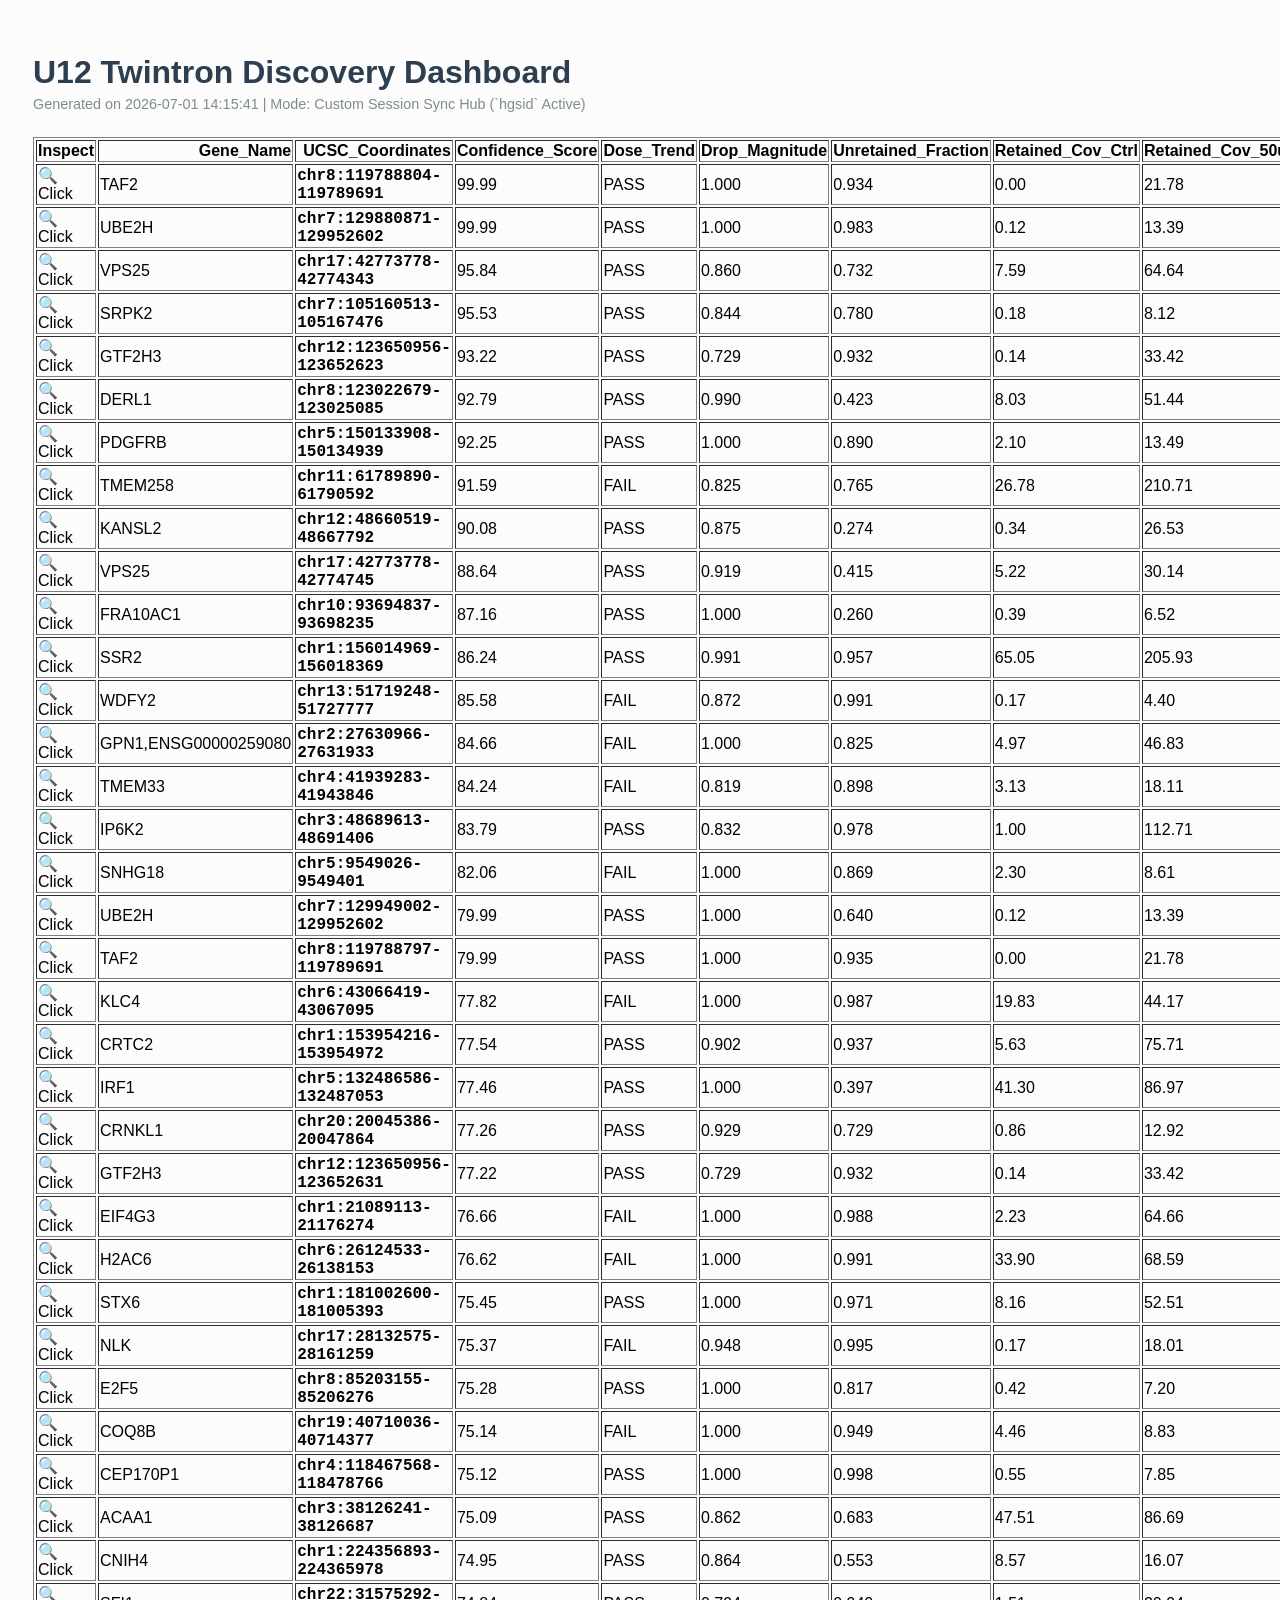
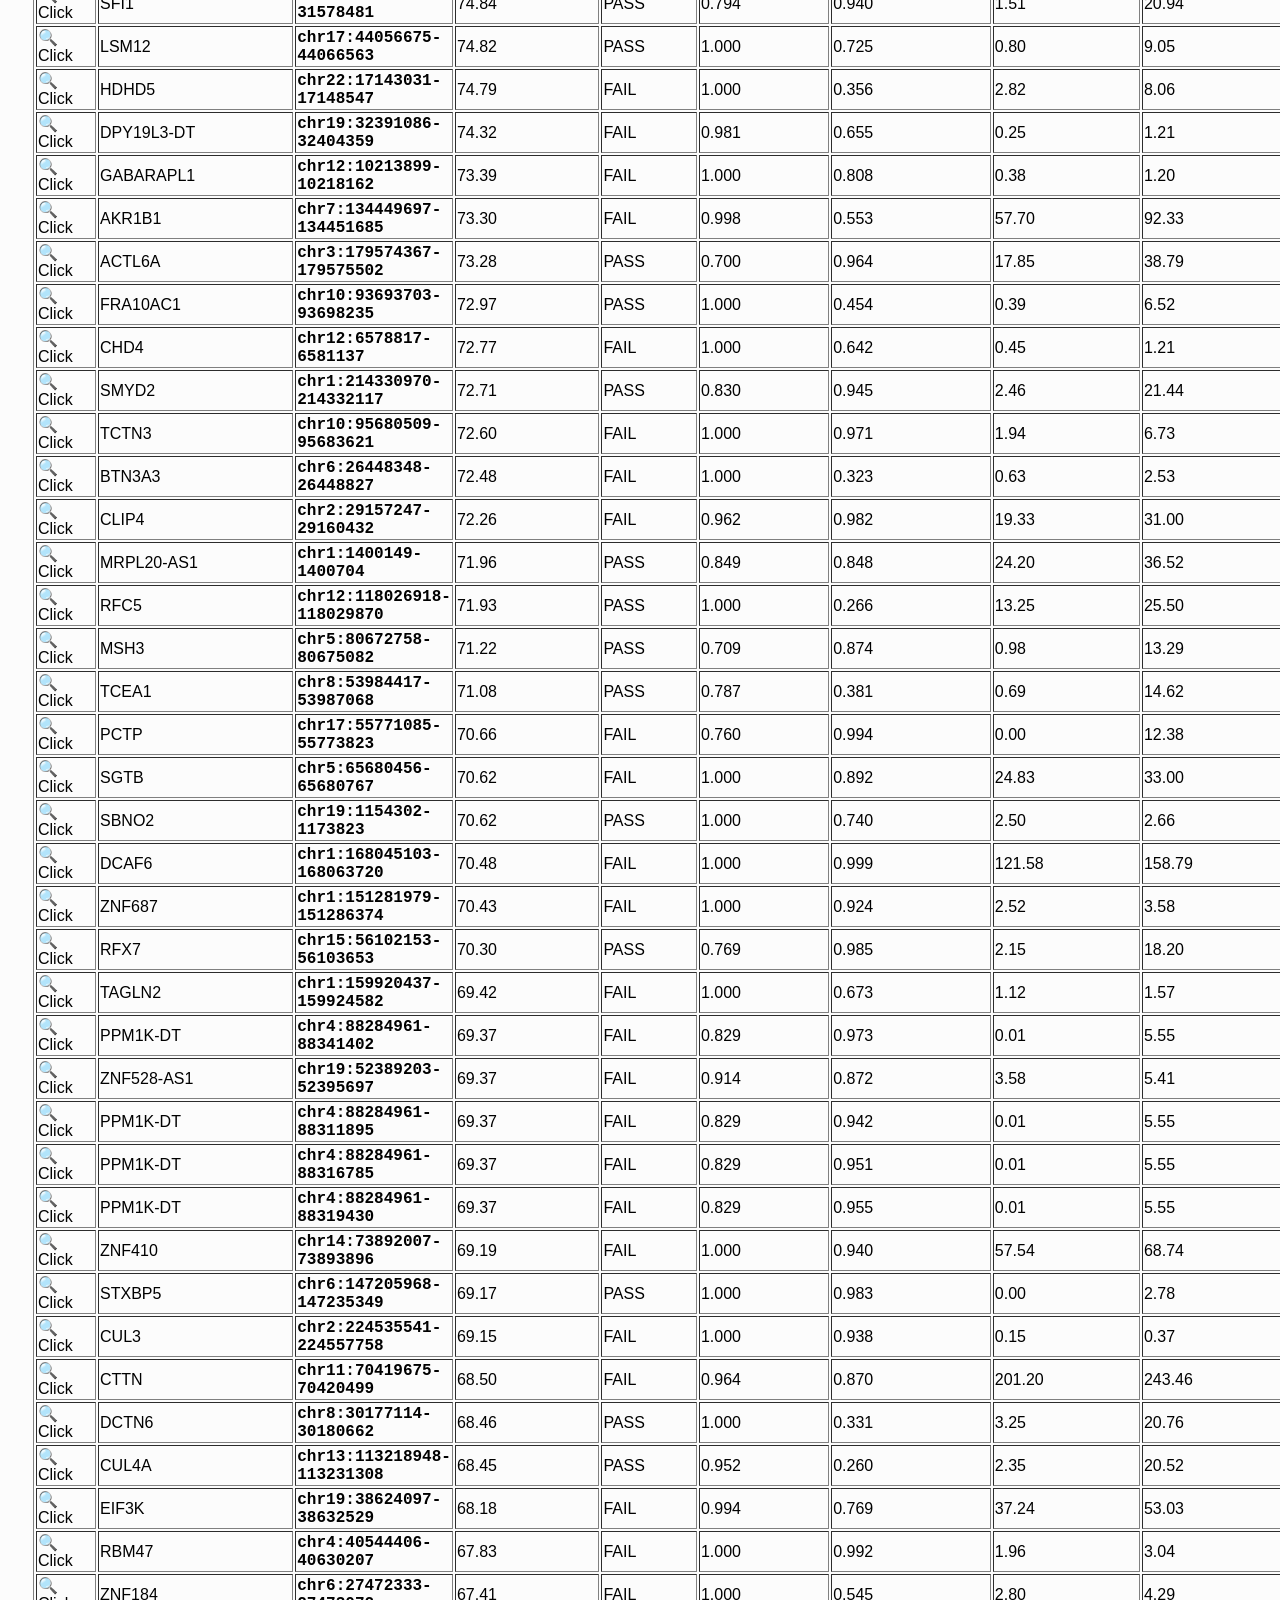
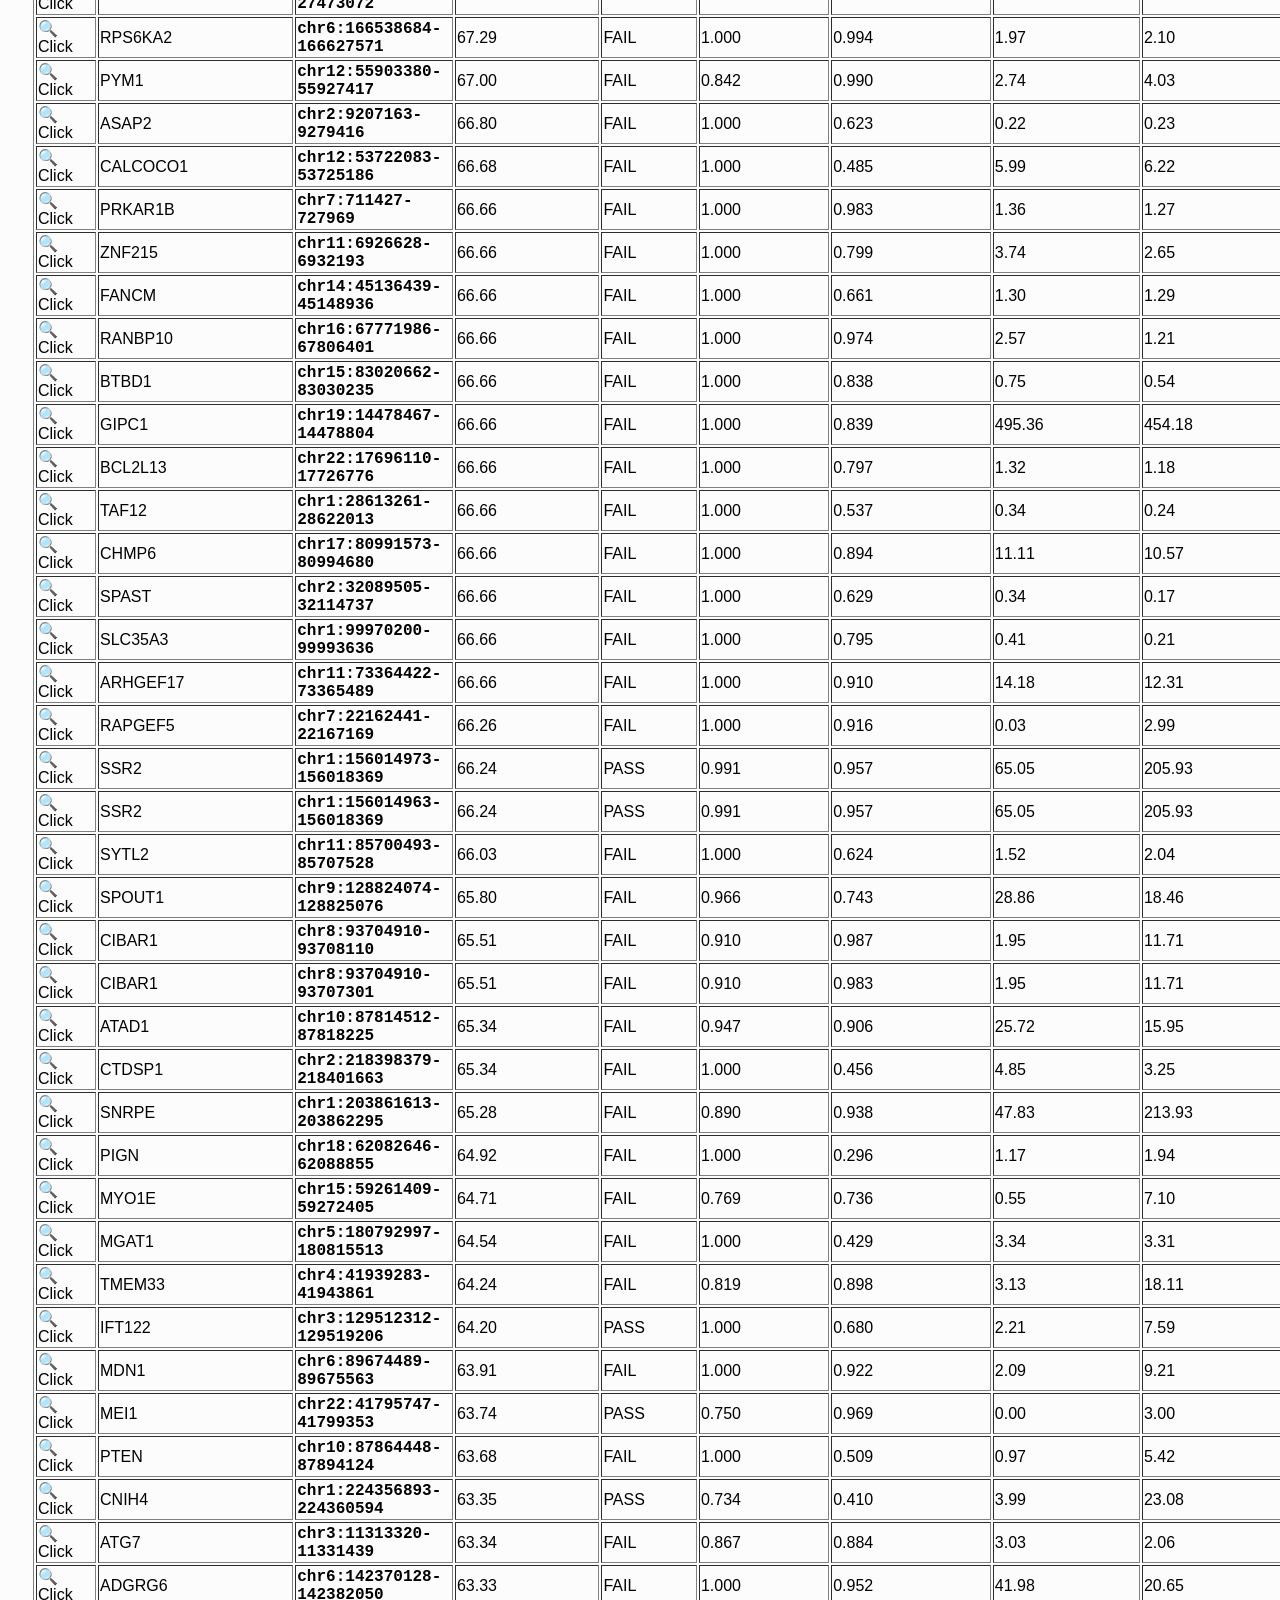
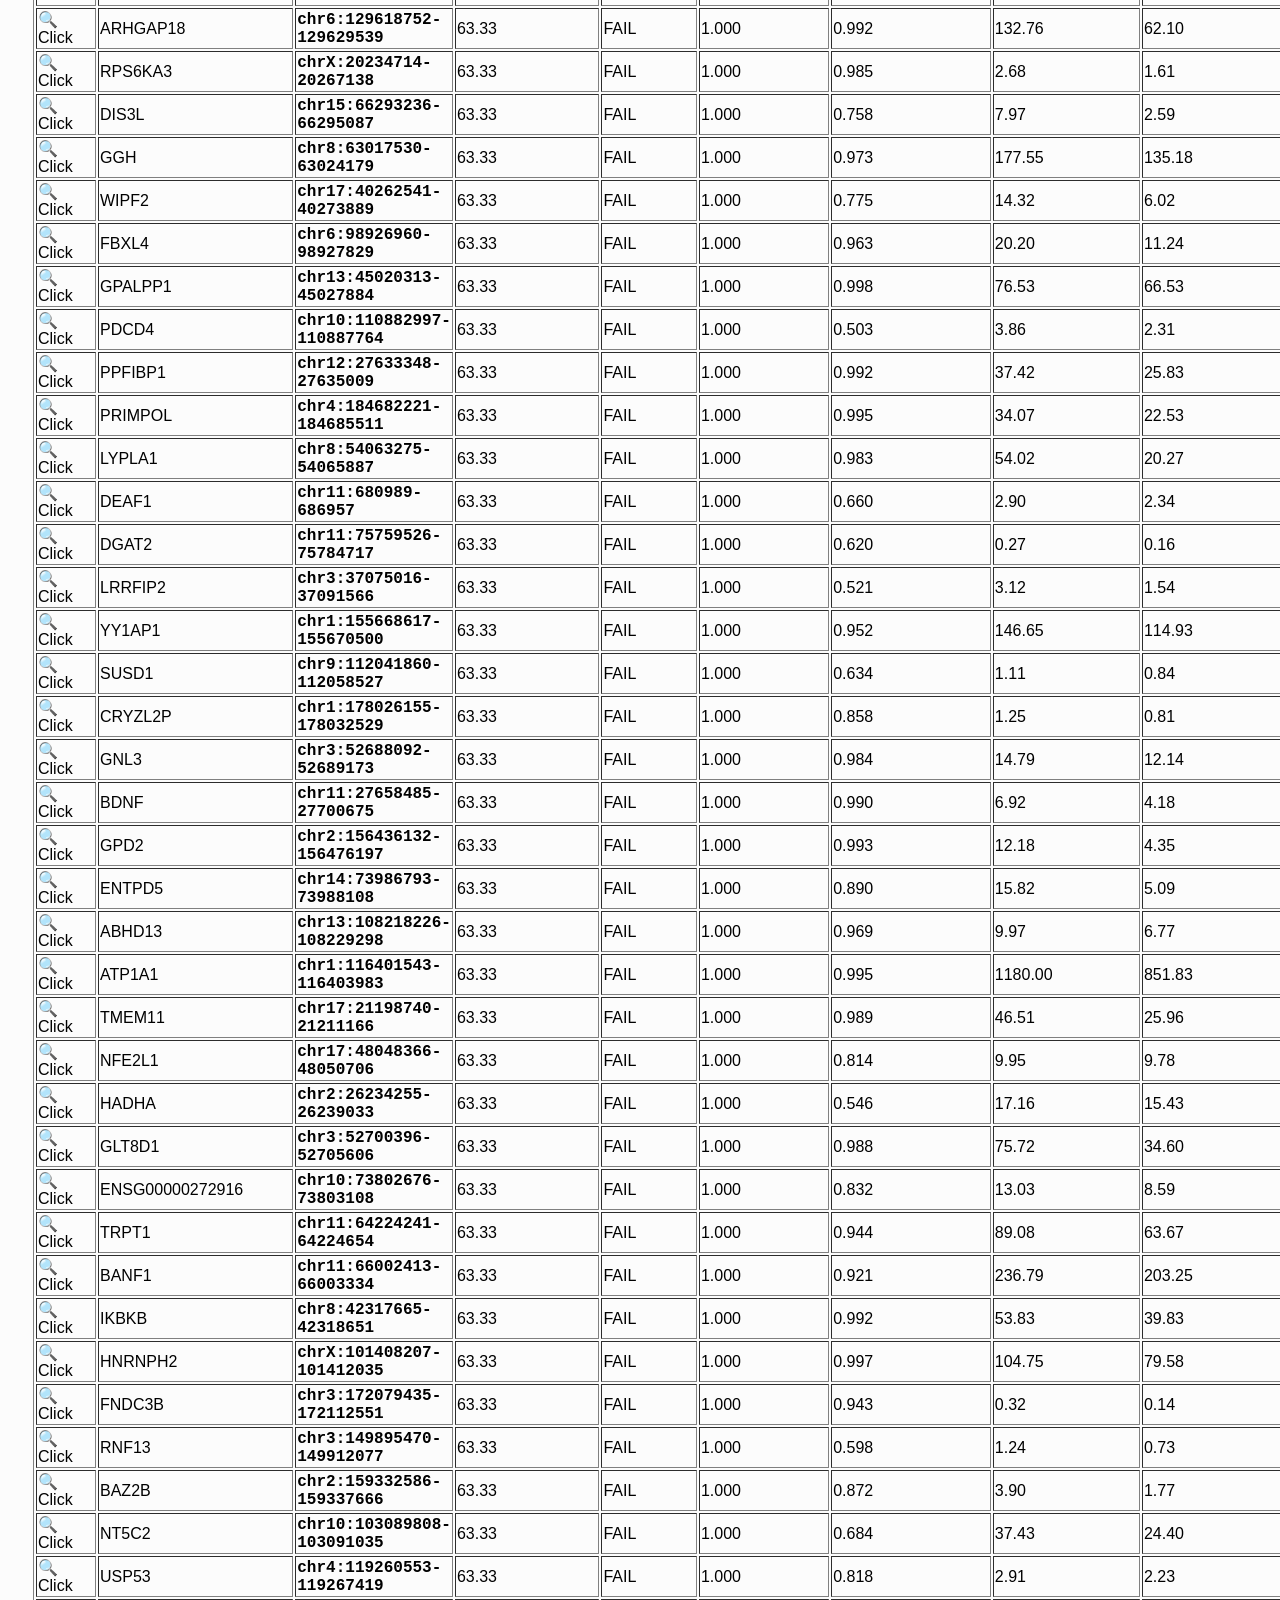
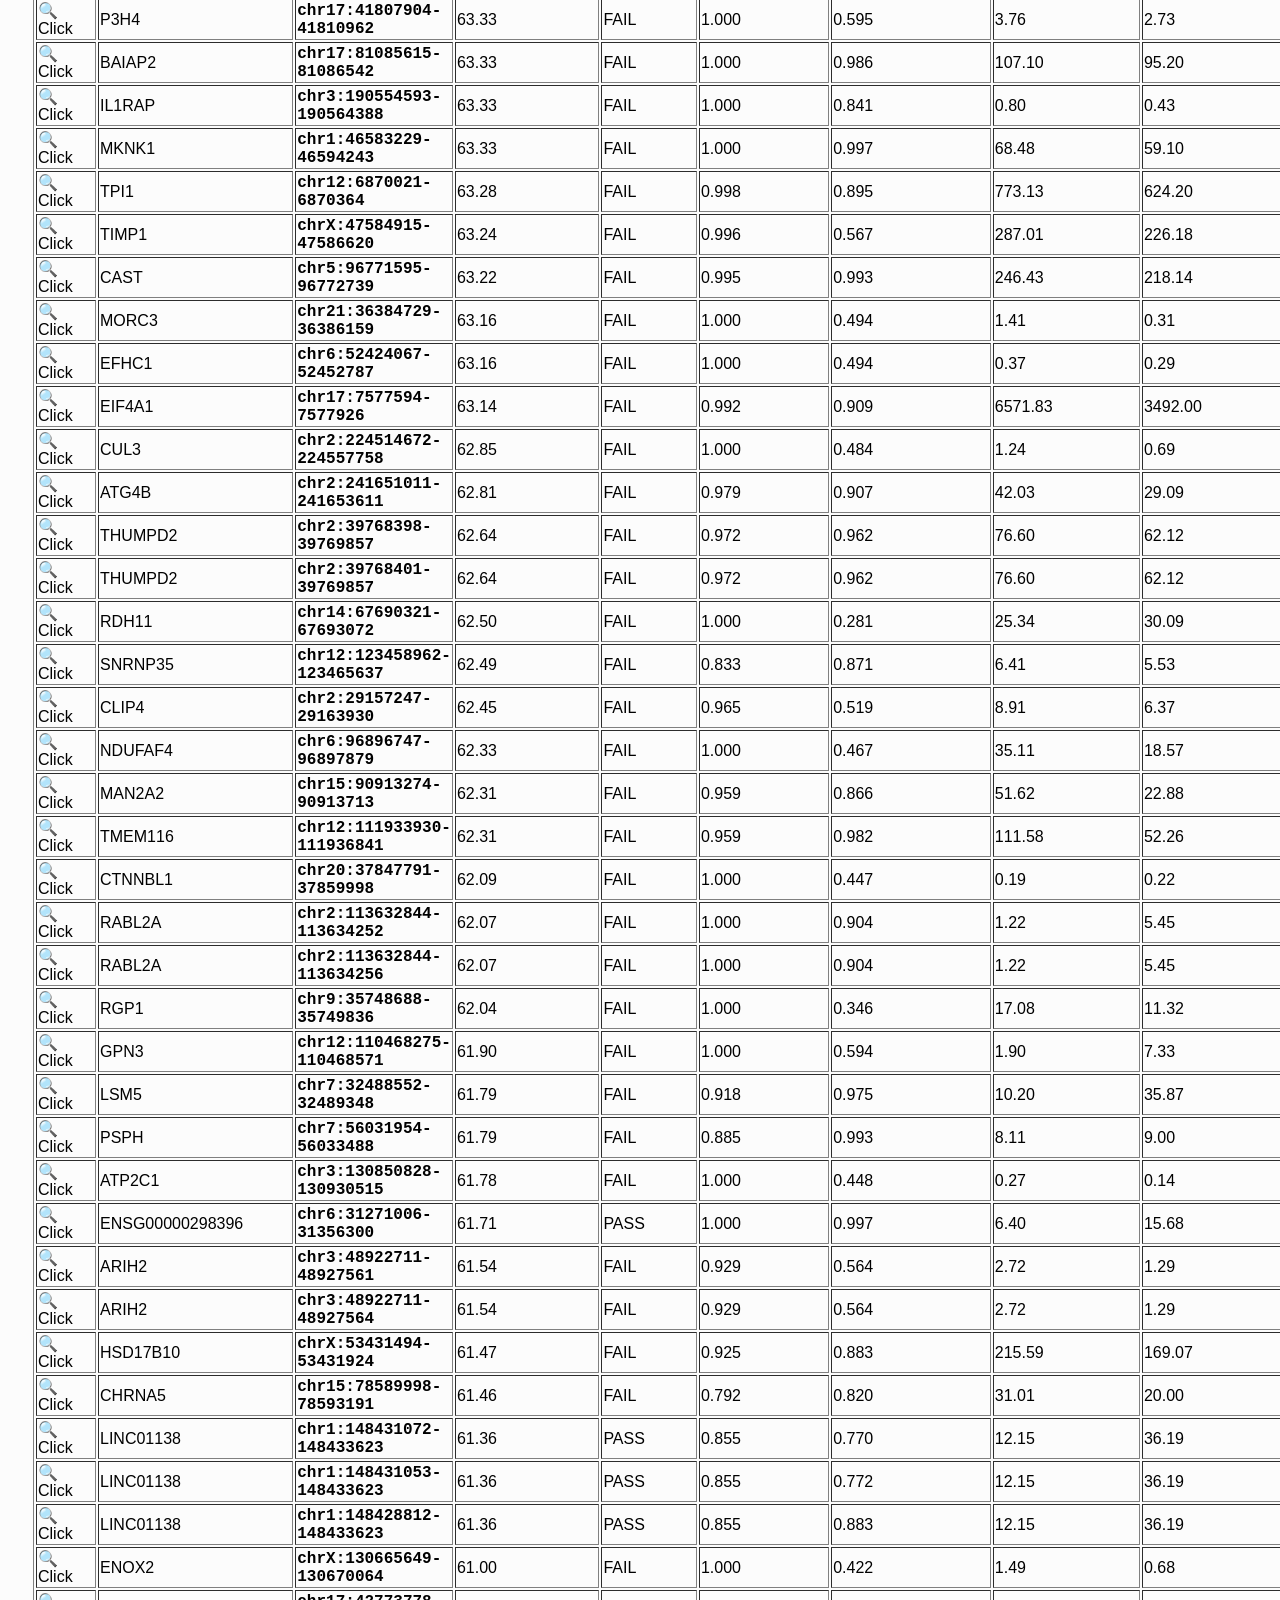
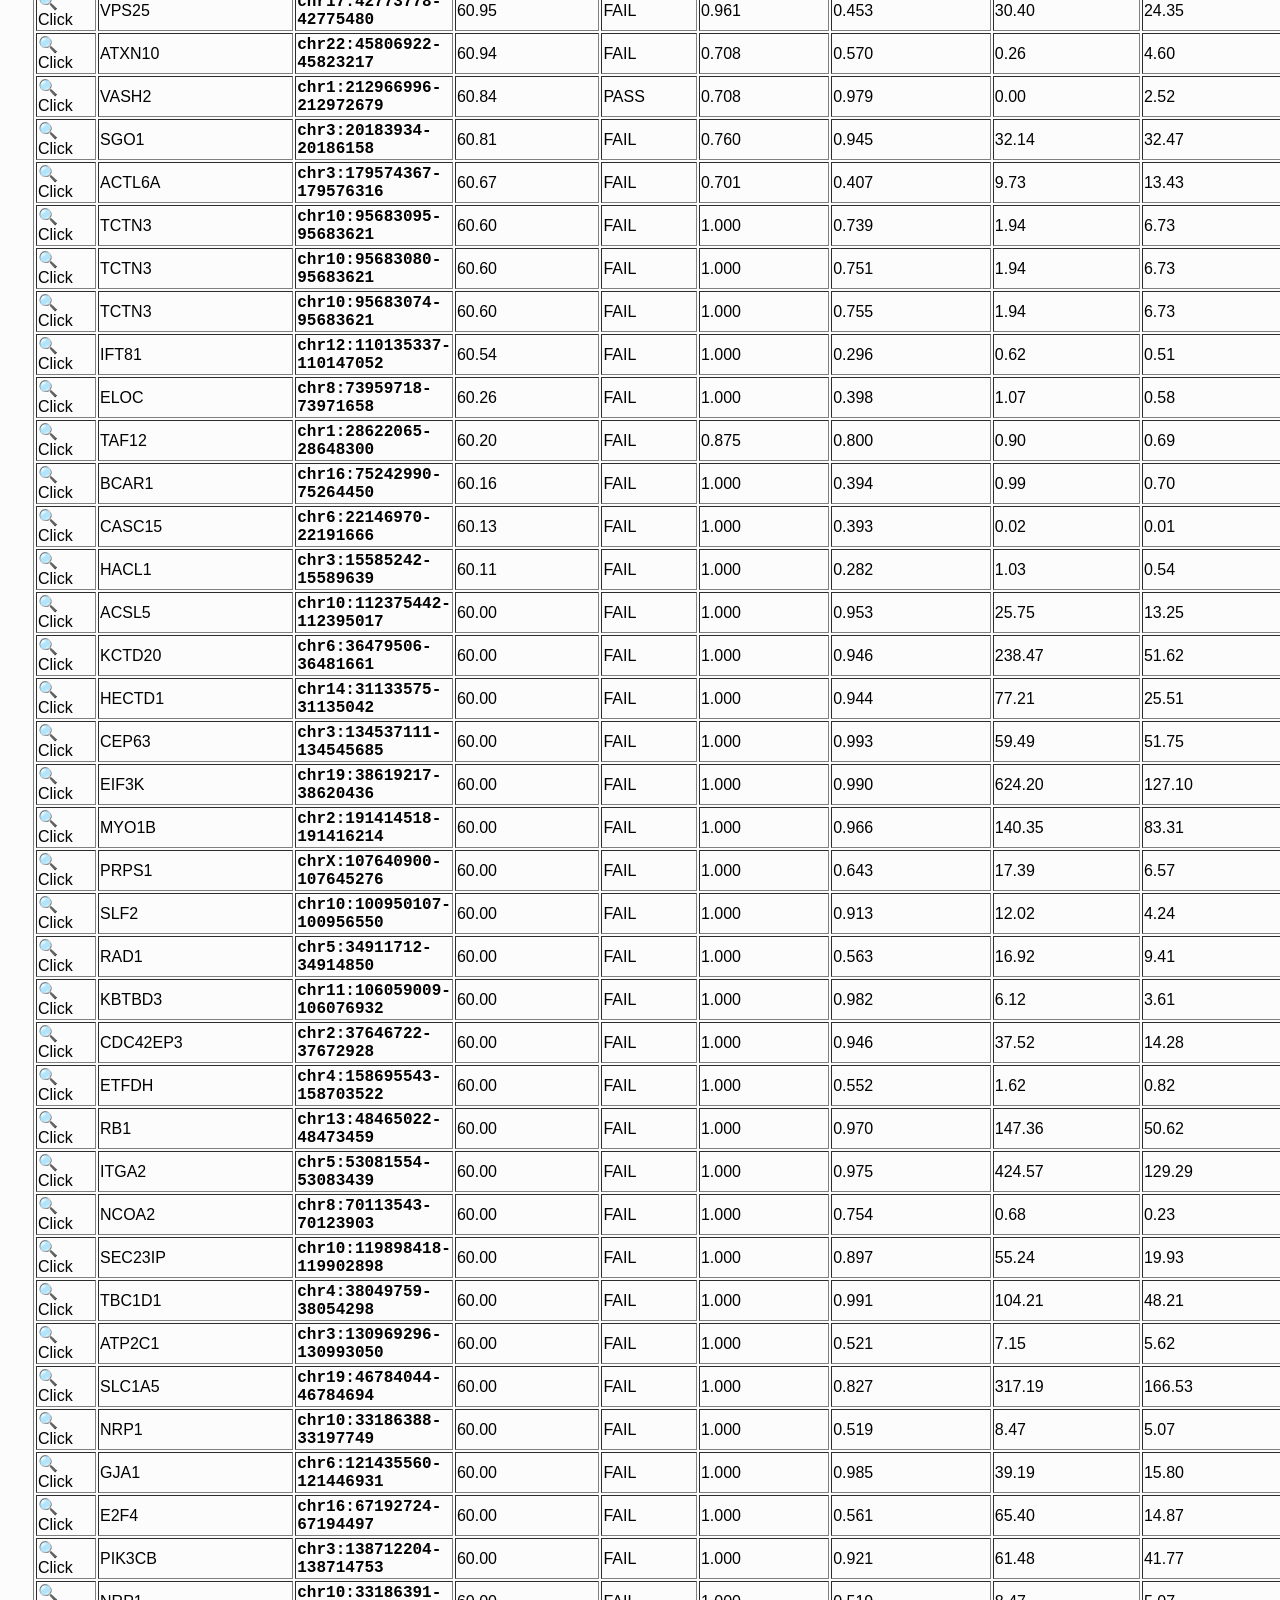
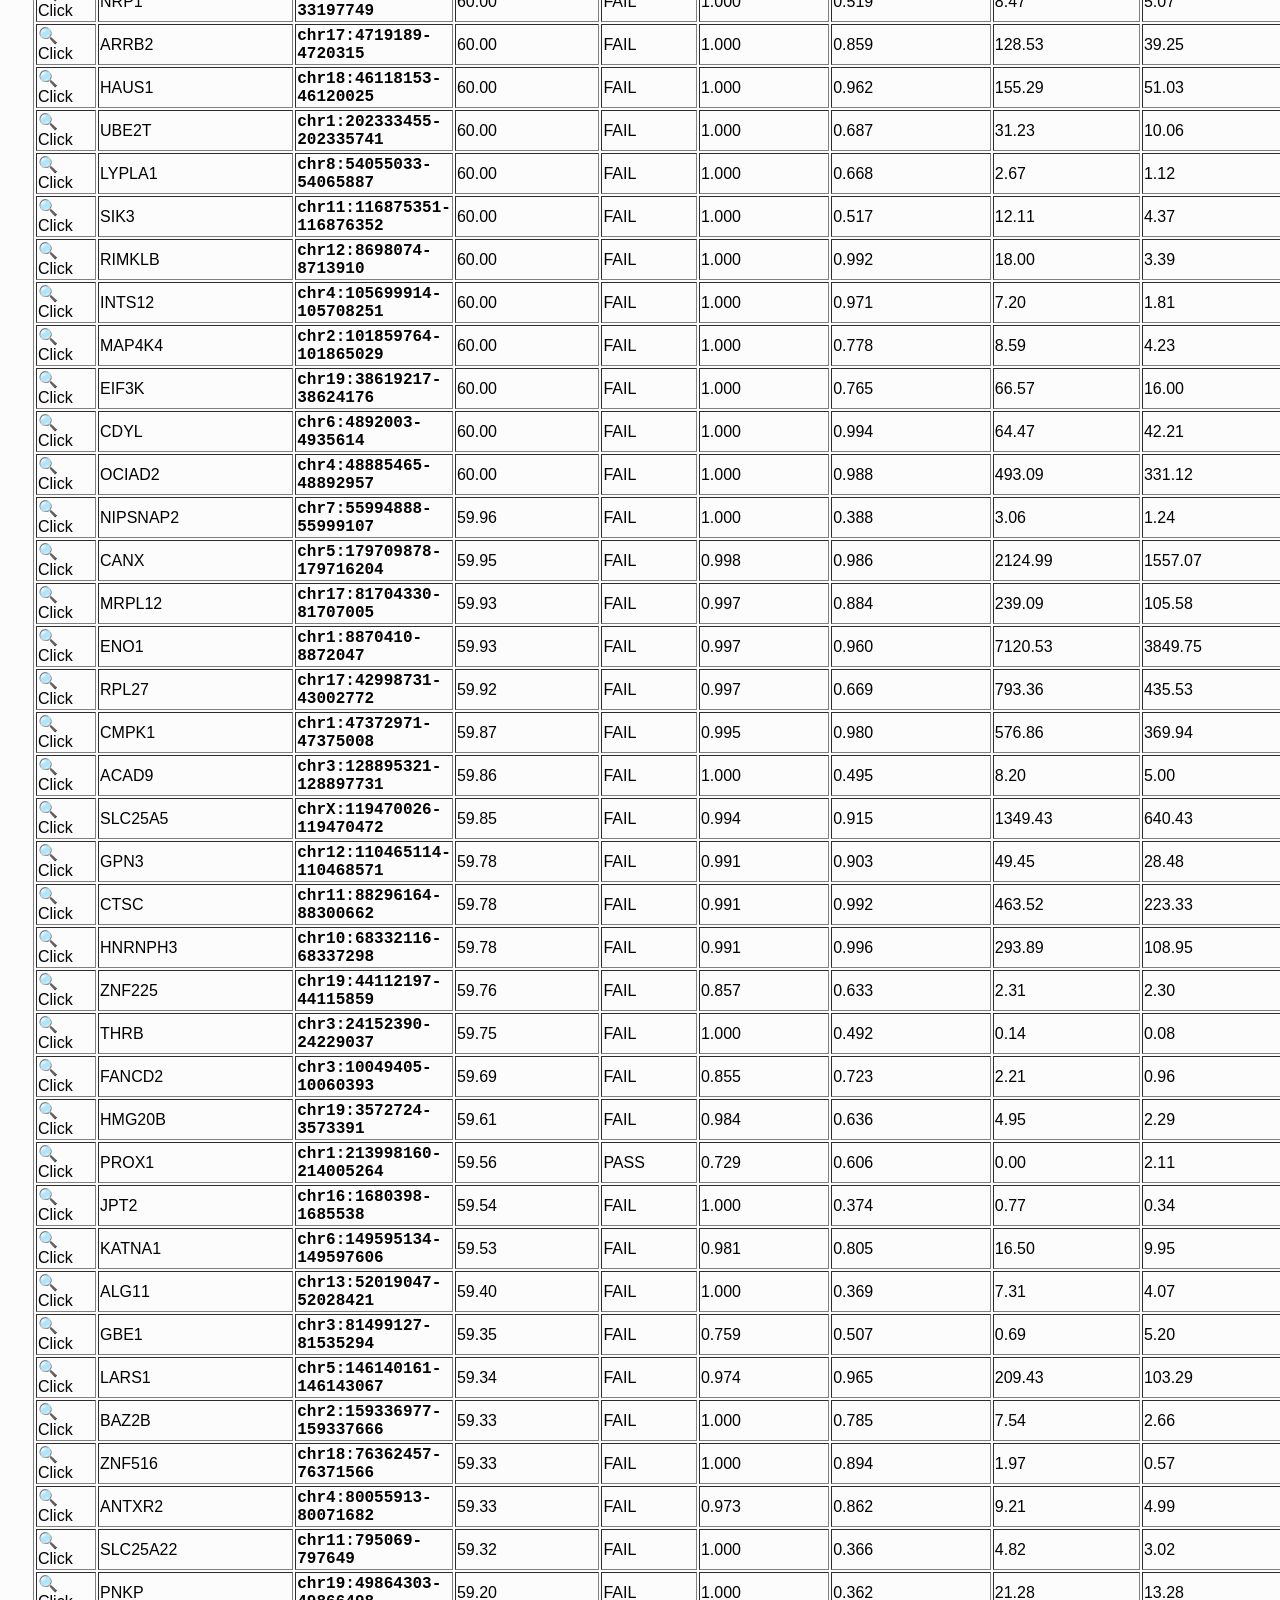
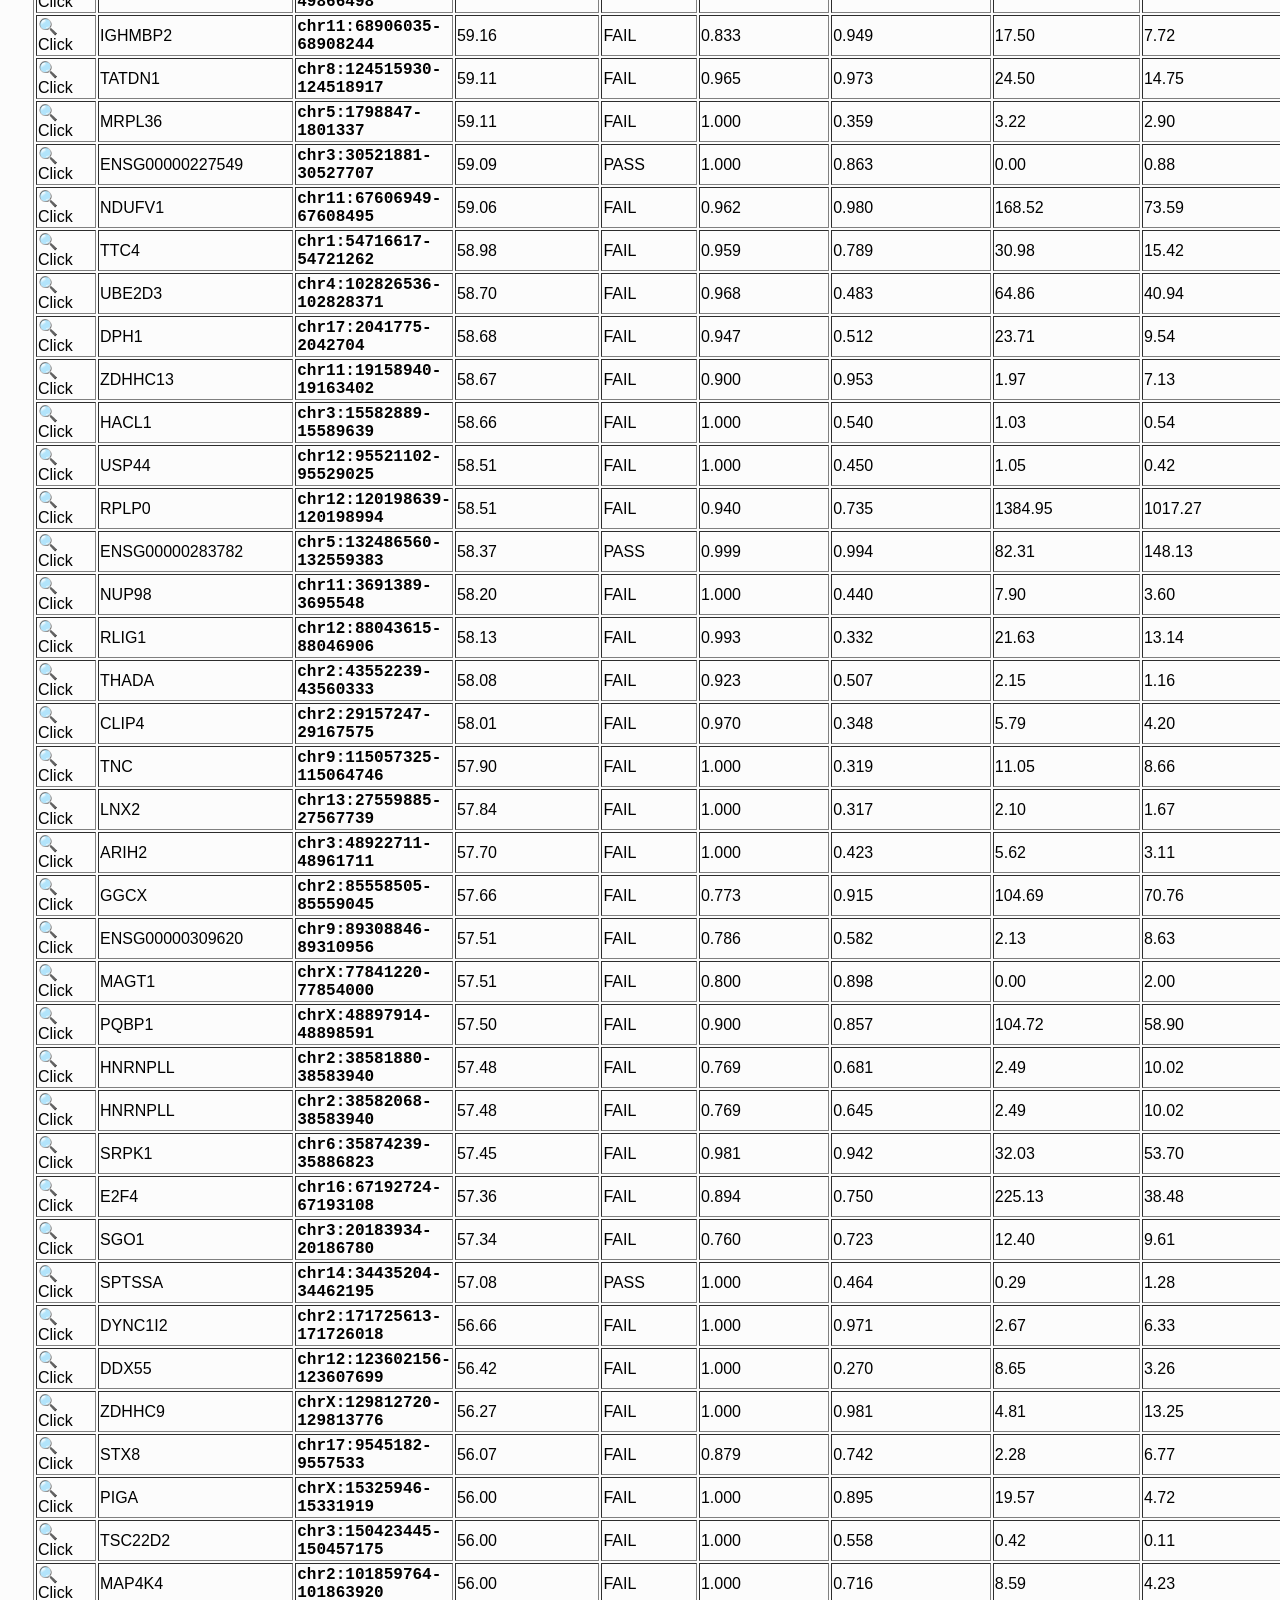
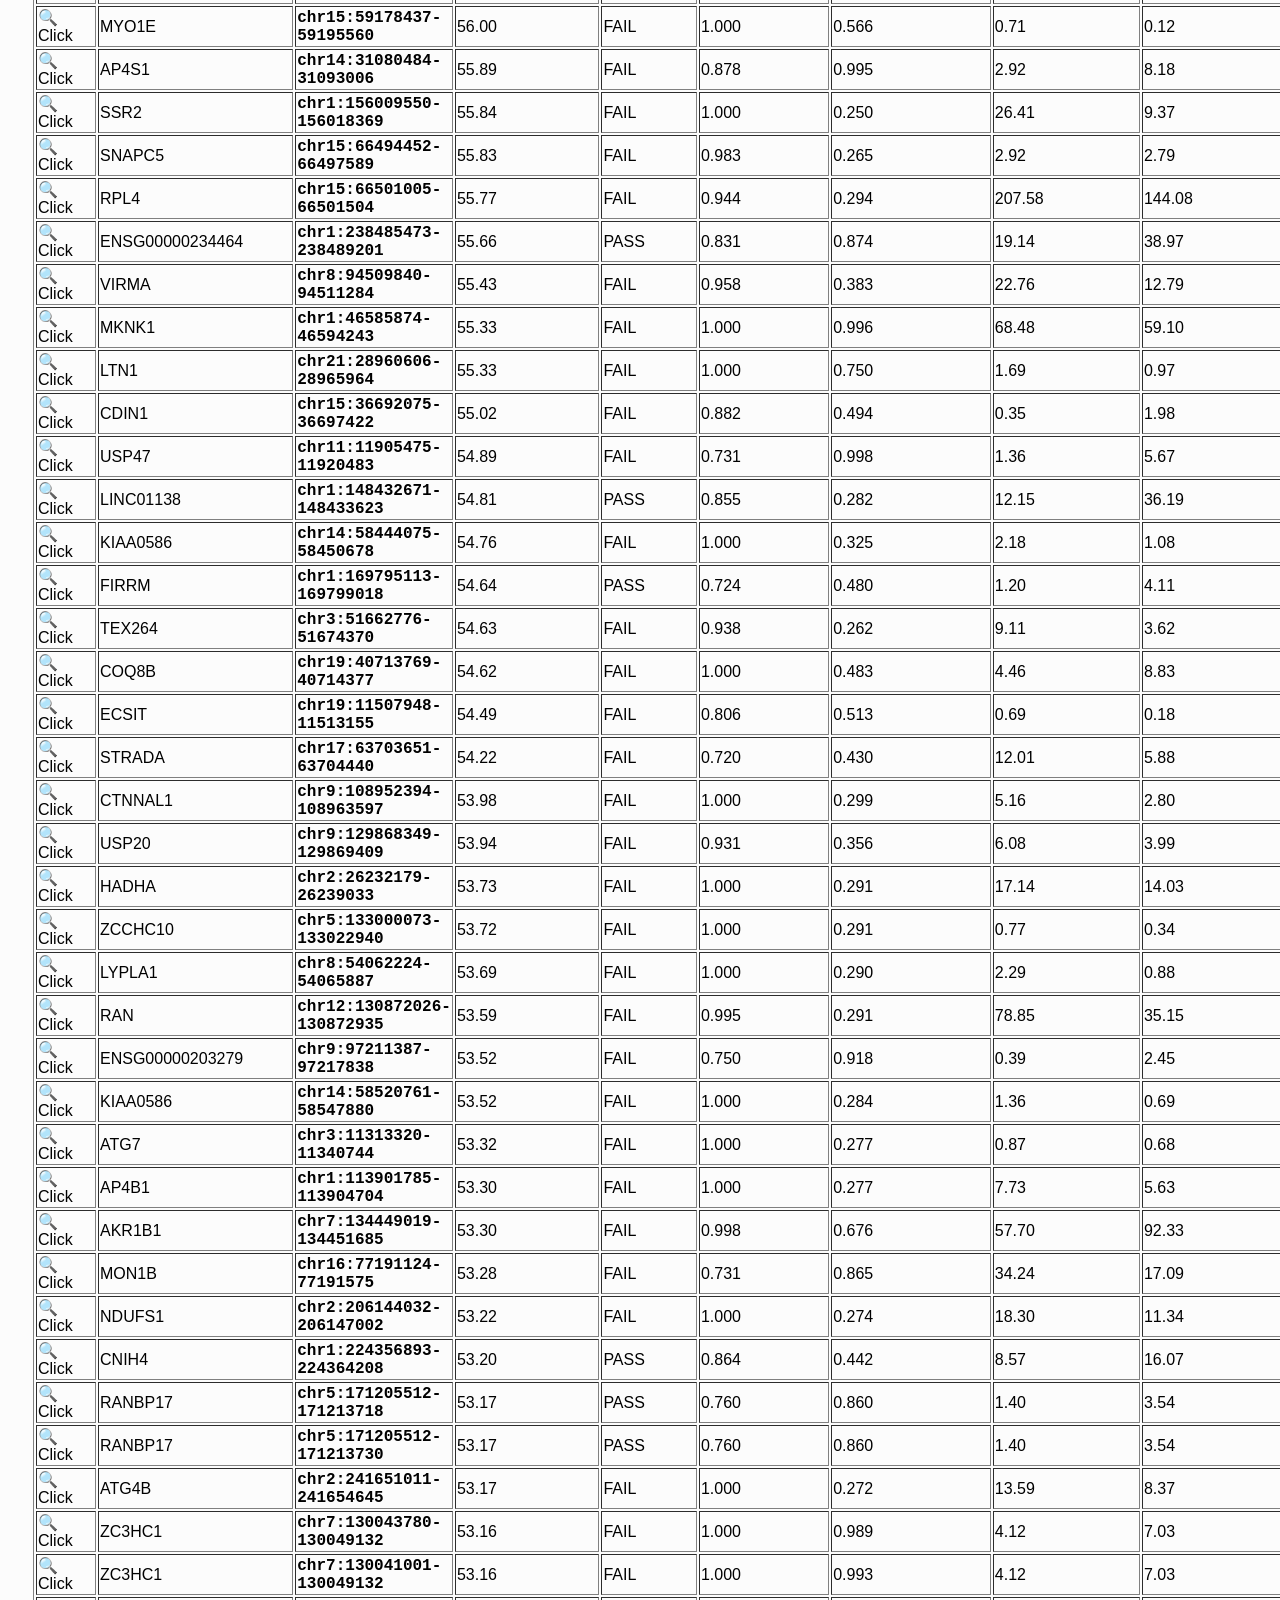
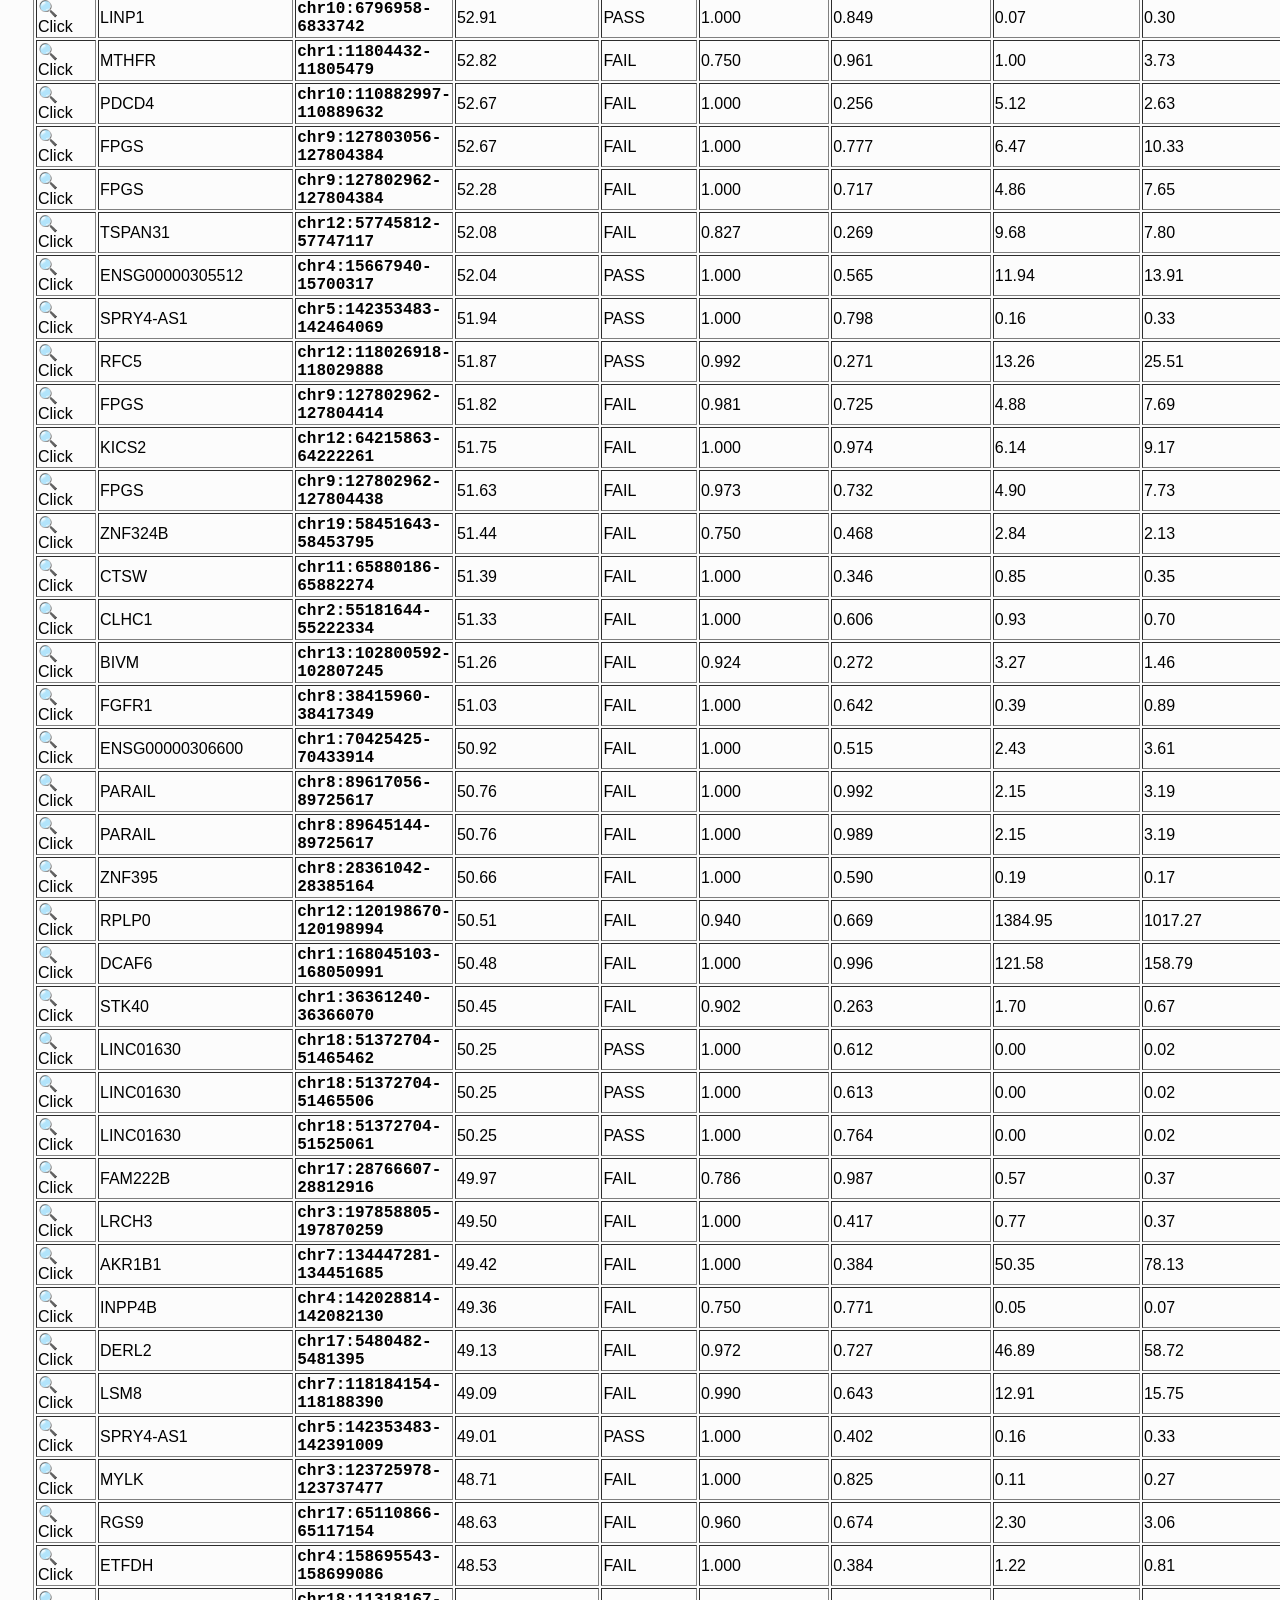
<file: twintron_dashboard.html>
<!DOCTYPE html>
    <html lang="en">
    <head>
        <meta charset="UTF-8">
        <title>Twintron Discovery Dashboard</title>
        <link rel="stylesheet" type="text/css" href="https://cdn.datatables.net/1.13.6/css/jquery.dataTables.min.css">
        <script type="text/javascript" src="https://code.jquery.com/jquery-3.7.0.min.js"></script>
        <script type="text/javascript" src="https://cdn.datatables.net/1.13.6/js/jquery.dataTables.min.js"></script>
        <style>
            body { font-family: -apple-system, BlinkMacSystemFont, "Segoe UI", Roboto, sans-serif; padding: 25px; background-color: #fcfcfc; }
            h1 { color: #2c3e50; font-weight: 700; margin-bottom: 5px; }
            .metadata { color: #7f8c8d; font-size: 0.9em; margin-bottom: 25px; }
            
            td.details-control { text-align: center; color: #2980b9; font-weight: bold; cursor: pointer; background: #eef2f7; transition: 0.2s; }
            td.details-control:hover { background: #d4e6f1; color: #1b4f72; }
            tr.shown td.details-control { background: #e74c3c; color: white; }
            
            td:nth-child(3) { font-family: 'Courier New', Courier, monospace; font-weight: bold; }
            
            .ucsc-container { padding: 15px; background: #f8f9fa; border-left: 5px solid #2980b9; border-radius: 4px; box-shadow: inset 0 1px 3px rgba(0,0,0,0.1); }
            .ucsc-header { margin-bottom: 10px; font-weight: bold; color: #34495e; display: flex; justify-content: space-between; align-items: center; }
            .ucsc-iframe { width: 100%; height: 550px; border: 1px solid #ccc; border-radius: 4px; background: white; }
        </style>
        <script>
            function formatChildRow(coords) {
                var cleanCoords = coords.trim();
                
                // Embedded with your unique hgsid session token to automatically render your custom tracks
                var ucscUrl = "https://genome.ucsc.edu/cgi-bin/hgTracks?db=hg38&hgsid=4103359889_elqaHmE74Gs6jRaCLLFrMP3c9e7t&position=" + encodeURIComponent(cleanCoords);
                
                return '<div class="ucsc-container">' +
                       '  <div class="ucsc-header">' +
                       '     <span>Live Session Viewer Locus: ' + cleanCoords + '</span>' +
                       '     <a href="' + ucscUrl + '" target="_blank" style="color:#2980b9; text-decoration:none; font-size:0.9em; font-weight:bold;">[Open in Full New UCSC Tab ↗]</a>' +
                       '  </div>' +
                       '  <iframe class="ucsc-iframe" src="' + ucscUrl + '"></iframe>' +
                       '</div>';
            }

            $(document).ready(function() {
                var table = $('#twintronTable').DataTable({
                    "order": [[ 3, "desc" ]], 
                    "pageLength": 25,
                    "columnDefs": [
                        { "className": "details-control", "targets": 0 }, 
                        { "orderable": false, "targets": 0 }               
                    ]
                });

                $('#twintronTable tbody').on('click', 'td.details-control', function () {
                    var tr = $(this).closest('tr');
                    var row = table.row(tr);

                    if (row.child.isShown()) {
                        row.child.hide();
                        tr.removeClass('shown');
                        $(this).html("🔍 Click");
                    } else {
                        var coords = row.data()[2]; 
                        row.child(formatChildRow(coords)).show();
                        tr.addClass('shown');
                        $(this).html("❌ Close");
                    }
                });
            });
        </script>
    </head>
    <body>
        <h1>U12 Twintron Discovery Dashboard</h1>
        <div class="metadata">Generated on 2026-07-01 14:15:41 | Mode: Custom Session Sync Hub (`hgsid` Active)</div>
        <table border="1" class="dataframe display compact cell-border" id="twintronTable">
  <thead>
    <tr style="text-align: right;">
      <th>Inspect</th>
      <th>Gene_Name</th>
      <th>UCSC_Coordinates</th>
      <th>Confidence_Score</th>
      <th>Dose_Trend</th>
      <th>Drop_Magnitude</th>
      <th>Unretained_Fraction</th>
      <th>Retained_Cov_Ctrl</th>
      <th>Retained_Cov_50uM</th>
      <th>Baseline_Cov_50uM</th>
      <th>Split_Reads_50uM</th>
      <th>Chrom</th>
      <th>Intron_Start</th>
      <th>Intron_End</th>
      <th>Strand</th>
    </tr>
  </thead>
  <tbody>
    <tr>
      <td>🔍 Click</td>
      <td>TAF2</td>
      <td>chr8:119788804-119789691</td>
      <td>99.99</td>
      <td>PASS</td>
      <td>1.000</td>
      <td>0.934</td>
      <td>0.00</td>
      <td>21.78</td>
      <td>1.38</td>
      <td>14</td>
      <td>chr8</td>
      <td>119788905</td>
      <td>119789591</td>
      <td>-</td>
    </tr>
    <tr>
      <td>🔍 Click</td>
      <td>UBE2H</td>
      <td>chr7:129880871-129952602</td>
      <td>99.99</td>
      <td>PASS</td>
      <td>1.000</td>
      <td>0.983</td>
      <td>0.12</td>
      <td>13.39</td>
      <td>0.14</td>
      <td>36</td>
      <td>chr7</td>
      <td>129880972</td>
      <td>129952502</td>
      <td>-</td>
    </tr>
    <tr>
      <td>🔍 Click</td>
      <td>VPS25</td>
      <td>chr17:42773778-42774343</td>
      <td>95.84</td>
      <td>PASS</td>
      <td>0.860</td>
      <td>0.732</td>
      <td>7.59</td>
      <td>64.64</td>
      <td>8.85</td>
      <td>32</td>
      <td>chr17</td>
      <td>42773879</td>
      <td>42774243</td>
      <td>+</td>
    </tr>
    <tr>
      <td>🔍 Click</td>
      <td>SRPK2</td>
      <td>chr7:105160513-105167476</td>
      <td>95.53</td>
      <td>PASS</td>
      <td>0.844</td>
      <td>0.780</td>
      <td>0.18</td>
      <td>8.12</td>
      <td>2.35</td>
      <td>21</td>
      <td>chr7</td>
      <td>105160614</td>
      <td>105167376</td>
      <td>-</td>
    </tr>
    <tr>
      <td>🔍 Click</td>
      <td>GTF2H3</td>
      <td>chr12:123650956-123652623</td>
      <td>93.22</td>
      <td>PASS</td>
      <td>0.729</td>
      <td>0.932</td>
      <td>0.14</td>
      <td>33.42</td>
      <td>6.88</td>
      <td>9</td>
      <td>chr12</td>
      <td>123651057</td>
      <td>123652523</td>
      <td>+</td>
    </tr>
    <tr>
      <td>🔍 Click</td>
      <td>DERL1</td>
      <td>chr8:123022679-123025085</td>
      <td>92.79</td>
      <td>PASS</td>
      <td>0.990</td>
      <td>0.423</td>
      <td>8.03</td>
      <td>51.44</td>
      <td>1.69</td>
      <td>94</td>
      <td>chr8</td>
      <td>123022780</td>
      <td>123024985</td>
      <td>-</td>
    </tr>
    <tr>
      <td>🔍 Click</td>
      <td>PDGFRB</td>
      <td>chr5:150133908-150134939</td>
      <td>92.25</td>
      <td>PASS</td>
      <td>1.000</td>
      <td>0.890</td>
      <td>2.10</td>
      <td>13.49</td>
      <td>1.21</td>
      <td>7</td>
      <td>chr5</td>
      <td>150134009</td>
      <td>150134839</td>
      <td>-</td>
    </tr>
    <tr>
      <td>🔍 Click</td>
      <td>TMEM258</td>
      <td>chr11:61789890-61790592</td>
      <td>91.59</td>
      <td>FAIL</td>
      <td>0.825</td>
      <td>0.765</td>
      <td>26.78</td>
      <td>210.71</td>
      <td>5.93</td>
      <td>70</td>
      <td>chr11</td>
      <td>61789991</td>
      <td>61790492</td>
      <td>-</td>
    </tr>
    <tr>
      <td>🔍 Click</td>
      <td>KANSL2</td>
      <td>chr12:48660519-48667792</td>
      <td>90.08</td>
      <td>PASS</td>
      <td>0.875</td>
      <td>0.274</td>
      <td>0.34</td>
      <td>26.53</td>
      <td>5.67</td>
      <td>16</td>
      <td>chr12</td>
      <td>48660620</td>
      <td>48667692</td>
      <td>-</td>
    </tr>
    <tr>
      <td>🔍 Click</td>
      <td>VPS25</td>
      <td>chr17:42773778-42774745</td>
      <td>88.64</td>
      <td>PASS</td>
      <td>0.919</td>
      <td>0.415</td>
      <td>5.22</td>
      <td>30.14</td>
      <td>6.44</td>
      <td>66</td>
      <td>chr17</td>
      <td>42773879</td>
      <td>42774645</td>
      <td>+</td>
    </tr>
    <tr>
      <td>🔍 Click</td>
      <td>FRA10AC1</td>
      <td>chr10:93694837-93698235</td>
      <td>87.16</td>
      <td>PASS</td>
      <td>1.000</td>
      <td>0.260</td>
      <td>0.39</td>
      <td>6.52</td>
      <td>0.70</td>
      <td>5</td>
      <td>chr10</td>
      <td>93694938</td>
      <td>93698135</td>
      <td>-</td>
    </tr>
    <tr>
      <td>🔍 Click</td>
      <td>SSR2</td>
      <td>chr1:156014969-156018369</td>
      <td>86.24</td>
      <td>PASS</td>
      <td>0.991</td>
      <td>0.957</td>
      <td>65.05</td>
      <td>205.93</td>
      <td>0.56</td>
      <td>16</td>
      <td>chr1</td>
      <td>156015070</td>
      <td>156018269</td>
      <td>-</td>
    </tr>
    <tr>
      <td>🔍 Click</td>
      <td>WDFY2</td>
      <td>chr13:51719248-51727777</td>
      <td>85.58</td>
      <td>FAIL</td>
      <td>0.872</td>
      <td>0.991</td>
      <td>0.17</td>
      <td>4.40</td>
      <td>0.61</td>
      <td>6</td>
      <td>chr13</td>
      <td>51719349</td>
      <td>51727677</td>
      <td>+</td>
    </tr>
    <tr>
      <td>🔍 Click</td>
      <td>GPN1,ENSG00000259080</td>
      <td>chr2:27630966-27631933</td>
      <td>84.66</td>
      <td>FAIL</td>
      <td>1.000</td>
      <td>0.825</td>
      <td>4.97</td>
      <td>46.83</td>
      <td>3.38</td>
      <td>2</td>
      <td>chr2</td>
      <td>27631067</td>
      <td>27631833</td>
      <td>+</td>
    </tr>
    <tr>
      <td>🔍 Click</td>
      <td>TMEM33</td>
      <td>chr4:41939283-41943846</td>
      <td>84.24</td>
      <td>FAIL</td>
      <td>0.819</td>
      <td>0.898</td>
      <td>3.13</td>
      <td>18.11</td>
      <td>3.80</td>
      <td>20</td>
      <td>chr4</td>
      <td>41939384</td>
      <td>41943746</td>
      <td>+</td>
    </tr>
    <tr>
      <td>🔍 Click</td>
      <td>IP6K2</td>
      <td>chr3:48689613-48691406</td>
      <td>83.79</td>
      <td>PASS</td>
      <td>0.832</td>
      <td>0.978</td>
      <td>1.00</td>
      <td>112.71</td>
      <td>10.65</td>
      <td>2</td>
      <td>chr3</td>
      <td>48689714</td>
      <td>48691306</td>
      <td>-</td>
    </tr>
    <tr>
      <td>🔍 Click</td>
      <td>SNHG18</td>
      <td>chr5:9549026-9549401</td>
      <td>82.06</td>
      <td>FAIL</td>
      <td>1.000</td>
      <td>0.869</td>
      <td>2.30</td>
      <td>8.61</td>
      <td>0.00</td>
      <td>6</td>
      <td>chr5</td>
      <td>9549127</td>
      <td>9549301</td>
      <td>+</td>
    </tr>
    <tr>
      <td>🔍 Click</td>
      <td>UBE2H</td>
      <td>chr7:129949002-129952602</td>
      <td>79.99</td>
      <td>PASS</td>
      <td>1.000</td>
      <td>0.640</td>
      <td>0.12</td>
      <td>13.39</td>
      <td>0.07</td>
      <td>0</td>
      <td>chr7</td>
      <td>129949103</td>
      <td>129952502</td>
      <td>-</td>
    </tr>
    <tr>
      <td>🔍 Click</td>
      <td>TAF2</td>
      <td>chr8:119788797-119789691</td>
      <td>79.99</td>
      <td>PASS</td>
      <td>1.000</td>
      <td>0.935</td>
      <td>0.00</td>
      <td>21.78</td>
      <td>1.53</td>
      <td>0</td>
      <td>chr8</td>
      <td>119788898</td>
      <td>119789591</td>
      <td>-</td>
    </tr>
    <tr>
      <td>🔍 Click</td>
      <td>KLC4</td>
      <td>chr6:43066419-43067095</td>
      <td>77.82</td>
      <td>FAIL</td>
      <td>1.000</td>
      <td>0.987</td>
      <td>19.83</td>
      <td>44.17</td>
      <td>0.49</td>
      <td>43</td>
      <td>chr6</td>
      <td>43066520</td>
      <td>43066995</td>
      <td>+</td>
    </tr>
    <tr>
      <td>🔍 Click</td>
      <td>CRTC2</td>
      <td>chr1:153954216-153954972</td>
      <td>77.54</td>
      <td>PASS</td>
      <td>0.902</td>
      <td>0.937</td>
      <td>5.63</td>
      <td>75.71</td>
      <td>7.32</td>
      <td>0</td>
      <td>chr1</td>
      <td>153954317</td>
      <td>153954872</td>
      <td>-</td>
    </tr>
    <tr>
      <td>🔍 Click</td>
      <td>IRF1</td>
      <td>chr5:132486586-132487053</td>
      <td>77.46</td>
      <td>PASS</td>
      <td>1.000</td>
      <td>0.397</td>
      <td>41.30</td>
      <td>86.97</td>
      <td>0.50</td>
      <td>244</td>
      <td>chr5</td>
      <td>132486687</td>
      <td>132486953</td>
      <td>-</td>
    </tr>
    <tr>
      <td>🔍 Click</td>
      <td>CRNKL1</td>
      <td>chr20:20045386-20047864</td>
      <td>77.26</td>
      <td>PASS</td>
      <td>0.929</td>
      <td>0.729</td>
      <td>0.86</td>
      <td>12.92</td>
      <td>2.93</td>
      <td>0</td>
      <td>chr20</td>
      <td>20045487</td>
      <td>20047764</td>
      <td>-</td>
    </tr>
    <tr>
      <td>🔍 Click</td>
      <td>GTF2H3</td>
      <td>chr12:123650956-123652631</td>
      <td>77.22</td>
      <td>PASS</td>
      <td>0.729</td>
      <td>0.932</td>
      <td>0.14</td>
      <td>33.42</td>
      <td>6.98</td>
      <td>1</td>
      <td>chr12</td>
      <td>123651057</td>
      <td>123652531</td>
      <td>+</td>
    </tr>
    <tr>
      <td>🔍 Click</td>
      <td>EIF4G3</td>
      <td>chr1:21089113-21176274</td>
      <td>76.66</td>
      <td>FAIL</td>
      <td>1.000</td>
      <td>0.988</td>
      <td>2.23</td>
      <td>64.66</td>
      <td>0.02</td>
      <td>0</td>
      <td>chr1</td>
      <td>21089214</td>
      <td>21176174</td>
      <td>-</td>
    </tr>
    <tr>
      <td>🔍 Click</td>
      <td>H2AC6</td>
      <td>chr6:26124533-26138153</td>
      <td>76.62</td>
      <td>FAIL</td>
      <td>1.000</td>
      <td>0.991</td>
      <td>33.90</td>
      <td>68.59</td>
      <td>0.95</td>
      <td>16</td>
      <td>chr6</td>
      <td>26124634</td>
      <td>26138053</td>
      <td>+</td>
    </tr>
    <tr>
      <td>🔍 Click</td>
      <td>STX6</td>
      <td>chr1:181002600-181005393</td>
      <td>75.45</td>
      <td>PASS</td>
      <td>1.000</td>
      <td>0.971</td>
      <td>8.16</td>
      <td>52.51</td>
      <td>3.47</td>
      <td>0</td>
      <td>chr1</td>
      <td>181002701</td>
      <td>181005293</td>
      <td>-</td>
    </tr>
    <tr>
      <td>🔍 Click</td>
      <td>NLK</td>
      <td>chr17:28132575-28161259</td>
      <td>75.37</td>
      <td>FAIL</td>
      <td>0.948</td>
      <td>0.995</td>
      <td>0.17</td>
      <td>18.01</td>
      <td>0.42</td>
      <td>0</td>
      <td>chr17</td>
      <td>28132676</td>
      <td>28161159</td>
      <td>+</td>
    </tr>
    <tr>
      <td>🔍 Click</td>
      <td>E2F5</td>
      <td>chr8:85203155-85206276</td>
      <td>75.28</td>
      <td>PASS</td>
      <td>1.000</td>
      <td>0.817</td>
      <td>0.42</td>
      <td>7.20</td>
      <td>1.78</td>
      <td>0</td>
      <td>chr8</td>
      <td>85203256</td>
      <td>85206176</td>
      <td>+</td>
    </tr>
    <tr>
      <td>🔍 Click</td>
      <td>COQ8B</td>
      <td>chr19:40710036-40714377</td>
      <td>75.14</td>
      <td>FAIL</td>
      <td>1.000</td>
      <td>0.949</td>
      <td>4.46</td>
      <td>8.83</td>
      <td>0.04</td>
      <td>22</td>
      <td>chr19</td>
      <td>40710137</td>
      <td>40714277</td>
      <td>-</td>
    </tr>
    <tr>
      <td>🔍 Click</td>
      <td>CEP170P1</td>
      <td>chr4:118467568-118478766</td>
      <td>75.12</td>
      <td>PASS</td>
      <td>1.000</td>
      <td>0.998</td>
      <td>0.55</td>
      <td>7.85</td>
      <td>0.05</td>
      <td>0</td>
      <td>chr4</td>
      <td>118467669</td>
      <td>118478666</td>
      <td>+</td>
    </tr>
    <tr>
      <td>🔍 Click</td>
      <td>ACAA1</td>
      <td>chr3:38126241-38126687</td>
      <td>75.09</td>
      <td>PASS</td>
      <td>0.862</td>
      <td>0.683</td>
      <td>47.51</td>
      <td>86.69</td>
      <td>6.36</td>
      <td>66</td>
      <td>chr3</td>
      <td>38126342</td>
      <td>38126587</td>
      <td>-</td>
    </tr>
    <tr>
      <td>🔍 Click</td>
      <td>CNIH4</td>
      <td>chr1:224356893-224365978</td>
      <td>74.95</td>
      <td>PASS</td>
      <td>0.864</td>
      <td>0.553</td>
      <td>8.57</td>
      <td>16.07</td>
      <td>3.89</td>
      <td>32</td>
      <td>chr1</td>
      <td>224356994</td>
      <td>224365878</td>
      <td>+</td>
    </tr>
    <tr>
      <td>🔍 Click</td>
      <td>SFI1</td>
      <td>chr22:31575292-31578481</td>
      <td>74.84</td>
      <td>PASS</td>
      <td>0.794</td>
      <td>0.940</td>
      <td>1.51</td>
      <td>20.94</td>
      <td>1.46</td>
      <td>0</td>
      <td>chr22</td>
      <td>31575393</td>
      <td>31578381</td>
      <td>+</td>
    </tr>
    <tr>
      <td>🔍 Click</td>
      <td>LSM12</td>
      <td>chr17:44056675-44066563</td>
      <td>74.82</td>
      <td>PASS</td>
      <td>1.000</td>
      <td>0.725</td>
      <td>0.80</td>
      <td>9.05</td>
      <td>0.01</td>
      <td>0</td>
      <td>chr17</td>
      <td>44056776</td>
      <td>44066463</td>
      <td>-</td>
    </tr>
    <tr>
      <td>🔍 Click</td>
      <td>HDHD5</td>
      <td>chr22:17143031-17148547</td>
      <td>74.79</td>
      <td>FAIL</td>
      <td>1.000</td>
      <td>0.356</td>
      <td>2.82</td>
      <td>8.06</td>
      <td>0.32</td>
      <td>21</td>
      <td>chr22</td>
      <td>17143132</td>
      <td>17148447</td>
      <td>-</td>
    </tr>
    <tr>
      <td>🔍 Click</td>
      <td>DPY19L3-DT</td>
      <td>chr19:32391086-32404359</td>
      <td>74.32</td>
      <td>FAIL</td>
      <td>0.981</td>
      <td>0.655</td>
      <td>0.25</td>
      <td>1.21</td>
      <td>0.52</td>
      <td>46</td>
      <td>chr19</td>
      <td>32391187</td>
      <td>32404259</td>
      <td>-</td>
    </tr>
    <tr>
      <td>🔍 Click</td>
      <td>GABARAPL1</td>
      <td>chr12:10213899-10218162</td>
      <td>73.39</td>
      <td>FAIL</td>
      <td>1.000</td>
      <td>0.808</td>
      <td>0.38</td>
      <td>1.20</td>
      <td>0.25</td>
      <td>16</td>
      <td>chr12</td>
      <td>10214000</td>
      <td>10218062</td>
      <td>+</td>
    </tr>
    <tr>
      <td>🔍 Click</td>
      <td>AKR1B1</td>
      <td>chr7:134449697-134451685</td>
      <td>73.30</td>
      <td>FAIL</td>
      <td>0.998</td>
      <td>0.553</td>
      <td>57.70</td>
      <td>92.33</td>
      <td>1.30</td>
      <td>556</td>
      <td>chr7</td>
      <td>134449798</td>
      <td>134451585</td>
      <td>-</td>
    </tr>
    <tr>
      <td>🔍 Click</td>
      <td>ACTL6A</td>
      <td>chr3:179574367-179575502</td>
      <td>73.28</td>
      <td>PASS</td>
      <td>0.700</td>
      <td>0.964</td>
      <td>17.85</td>
      <td>38.79</td>
      <td>10.20</td>
      <td>18</td>
      <td>chr3</td>
      <td>179574468</td>
      <td>179575402</td>
      <td>+</td>
    </tr>
    <tr>
      <td>🔍 Click</td>
      <td>FRA10AC1</td>
      <td>chr10:93693703-93698235</td>
      <td>72.97</td>
      <td>PASS</td>
      <td>1.000</td>
      <td>0.454</td>
      <td>0.39</td>
      <td>6.52</td>
      <td>1.05</td>
      <td>0</td>
      <td>chr10</td>
      <td>93693804</td>
      <td>93698135</td>
      <td>-</td>
    </tr>
    <tr>
      <td>🔍 Click</td>
      <td>CHD4</td>
      <td>chr12:6578817-6581137</td>
      <td>72.77</td>
      <td>FAIL</td>
      <td>1.000</td>
      <td>0.642</td>
      <td>0.45</td>
      <td>1.21</td>
      <td>0.00</td>
      <td>8</td>
      <td>chr12</td>
      <td>6578918</td>
      <td>6581037</td>
      <td>-</td>
    </tr>
    <tr>
      <td>🔍 Click</td>
      <td>SMYD2</td>
      <td>chr1:214330970-214332117</td>
      <td>72.71</td>
      <td>PASS</td>
      <td>0.830</td>
      <td>0.945</td>
      <td>2.46</td>
      <td>21.44</td>
      <td>3.83</td>
      <td>0</td>
      <td>chr1</td>
      <td>214331071</td>
      <td>214332017</td>
      <td>+</td>
    </tr>
    <tr>
      <td>🔍 Click</td>
      <td>TCTN3</td>
      <td>chr10:95680509-95683621</td>
      <td>72.60</td>
      <td>FAIL</td>
      <td>1.000</td>
      <td>0.971</td>
      <td>1.94</td>
      <td>6.73</td>
      <td>0.53</td>
      <td>3</td>
      <td>chr10</td>
      <td>95680610</td>
      <td>95683521</td>
      <td>-</td>
    </tr>
    <tr>
      <td>🔍 Click</td>
      <td>BTN3A3</td>
      <td>chr6:26448348-26448827</td>
      <td>72.48</td>
      <td>FAIL</td>
      <td>1.000</td>
      <td>0.323</td>
      <td>0.63</td>
      <td>2.53</td>
      <td>0.00</td>
      <td>11</td>
      <td>chr6</td>
      <td>26448449</td>
      <td>26448727</td>
      <td>+</td>
    </tr>
    <tr>
      <td>🔍 Click</td>
      <td>CLIP4</td>
      <td>chr2:29157247-29160432</td>
      <td>72.26</td>
      <td>FAIL</td>
      <td>0.962</td>
      <td>0.982</td>
      <td>19.33</td>
      <td>31.00</td>
      <td>3.25</td>
      <td>25</td>
      <td>chr2</td>
      <td>29157348</td>
      <td>29160332</td>
      <td>+</td>
    </tr>
    <tr>
      <td>🔍 Click</td>
      <td>MRPL20-AS1</td>
      <td>chr1:1400149-1400704</td>
      <td>71.96</td>
      <td>PASS</td>
      <td>0.849</td>
      <td>0.848</td>
      <td>24.20</td>
      <td>36.52</td>
      <td>3.04</td>
      <td>29</td>
      <td>chr1</td>
      <td>1400250</td>
      <td>1400604</td>
      <td>+</td>
    </tr>
    <tr>
      <td>🔍 Click</td>
      <td>RFC5</td>
      <td>chr12:118026918-118029870</td>
      <td>71.93</td>
      <td>PASS</td>
      <td>1.000</td>
      <td>0.266</td>
      <td>13.25</td>
      <td>25.50</td>
      <td>4.36</td>
      <td>20</td>
      <td>chr12</td>
      <td>118027019</td>
      <td>118029770</td>
      <td>+</td>
    </tr>
    <tr>
      <td>🔍 Click</td>
      <td>MSH3</td>
      <td>chr5:80672758-80675082</td>
      <td>71.22</td>
      <td>PASS</td>
      <td>0.709</td>
      <td>0.874</td>
      <td>0.98</td>
      <td>13.29</td>
      <td>1.01</td>
      <td>0</td>
      <td>chr5</td>
      <td>80672859</td>
      <td>80674982</td>
      <td>+</td>
    </tr>
    <tr>
      <td>🔍 Click</td>
      <td>TCEA1</td>
      <td>chr8:53984417-53987068</td>
      <td>71.08</td>
      <td>PASS</td>
      <td>0.787</td>
      <td>0.381</td>
      <td>0.69</td>
      <td>14.62</td>
      <td>3.40</td>
      <td>0</td>
      <td>chr8</td>
      <td>53984518</td>
      <td>53986968</td>
      <td>-</td>
    </tr>
    <tr>
      <td>🔍 Click</td>
      <td>PCTP</td>
      <td>chr17:55771085-55773823</td>
      <td>70.66</td>
      <td>FAIL</td>
      <td>0.760</td>
      <td>0.994</td>
      <td>0.00</td>
      <td>12.38</td>
      <td>3.37</td>
      <td>0</td>
      <td>chr17</td>
      <td>55771186</td>
      <td>55773723</td>
      <td>+</td>
    </tr>
    <tr>
      <td>🔍 Click</td>
      <td>SGTB</td>
      <td>chr5:65680456-65680767</td>
      <td>70.62</td>
      <td>FAIL</td>
      <td>1.000</td>
      <td>0.892</td>
      <td>24.83</td>
      <td>33.00</td>
      <td>0.00</td>
      <td>31</td>
      <td>chr5</td>
      <td>65680557</td>
      <td>65680667</td>
      <td>-</td>
    </tr>
    <tr>
      <td>🔍 Click</td>
      <td>SBNO2</td>
      <td>chr19:1154302-1173823</td>
      <td>70.62</td>
      <td>PASS</td>
      <td>1.000</td>
      <td>0.740</td>
      <td>2.50</td>
      <td>2.66</td>
      <td>0.84</td>
      <td>14</td>
      <td>chr19</td>
      <td>1154403</td>
      <td>1173723</td>
      <td>-</td>
    </tr>
    <tr>
      <td>🔍 Click</td>
      <td>DCAF6</td>
      <td>chr1:168045103-168063720</td>
      <td>70.48</td>
      <td>FAIL</td>
      <td>1.000</td>
      <td>0.999</td>
      <td>121.58</td>
      <td>158.79</td>
      <td>2.06</td>
      <td>157</td>
      <td>chr1</td>
      <td>168045204</td>
      <td>168063620</td>
      <td>+</td>
    </tr>
    <tr>
      <td>🔍 Click</td>
      <td>ZNF687</td>
      <td>chr1:151281979-151286374</td>
      <td>70.43</td>
      <td>FAIL</td>
      <td>1.000</td>
      <td>0.924</td>
      <td>2.52</td>
      <td>3.58</td>
      <td>2.05</td>
      <td>6</td>
      <td>chr1</td>
      <td>151282080</td>
      <td>151286274</td>
      <td>+</td>
    </tr>
    <tr>
      <td>🔍 Click</td>
      <td>RFX7</td>
      <td>chr15:56102153-56103653</td>
      <td>70.30</td>
      <td>PASS</td>
      <td>0.769</td>
      <td>0.985</td>
      <td>2.15</td>
      <td>18.20</td>
      <td>3.64</td>
      <td>0</td>
      <td>chr15</td>
      <td>56102254</td>
      <td>56103553</td>
      <td>-</td>
    </tr>
    <tr>
      <td>🔍 Click</td>
      <td>TAGLN2</td>
      <td>chr1:159920437-159924582</td>
      <td>69.42</td>
      <td>FAIL</td>
      <td>1.000</td>
      <td>0.673</td>
      <td>1.12</td>
      <td>1.57</td>
      <td>0.60</td>
      <td>5</td>
      <td>chr1</td>
      <td>159920538</td>
      <td>159924482</td>
      <td>-</td>
    </tr>
    <tr>
      <td>🔍 Click</td>
      <td>PPM1K-DT</td>
      <td>chr4:88284961-88341402</td>
      <td>69.37</td>
      <td>FAIL</td>
      <td>0.829</td>
      <td>0.973</td>
      <td>0.01</td>
      <td>5.55</td>
      <td>0.14</td>
      <td>0</td>
      <td>chr4</td>
      <td>88285062</td>
      <td>88341302</td>
      <td>+</td>
    </tr>
    <tr>
      <td>🔍 Click</td>
      <td>ZNF528-AS1</td>
      <td>chr19:52389203-52395697</td>
      <td>69.37</td>
      <td>FAIL</td>
      <td>0.914</td>
      <td>0.872</td>
      <td>3.58</td>
      <td>5.41</td>
      <td>4.44</td>
      <td>26</td>
      <td>chr19</td>
      <td>52389304</td>
      <td>52395597</td>
      <td>-</td>
    </tr>
    <tr>
      <td>🔍 Click</td>
      <td>PPM1K-DT</td>
      <td>chr4:88284961-88311895</td>
      <td>69.37</td>
      <td>FAIL</td>
      <td>0.829</td>
      <td>0.942</td>
      <td>0.01</td>
      <td>5.55</td>
      <td>0.30</td>
      <td>0</td>
      <td>chr4</td>
      <td>88285062</td>
      <td>88311795</td>
      <td>+</td>
    </tr>
    <tr>
      <td>🔍 Click</td>
      <td>PPM1K-DT</td>
      <td>chr4:88284961-88316785</td>
      <td>69.37</td>
      <td>FAIL</td>
      <td>0.829</td>
      <td>0.951</td>
      <td>0.01</td>
      <td>5.55</td>
      <td>0.25</td>
      <td>0</td>
      <td>chr4</td>
      <td>88285062</td>
      <td>88316685</td>
      <td>+</td>
    </tr>
    <tr>
      <td>🔍 Click</td>
      <td>PPM1K-DT</td>
      <td>chr4:88284961-88319430</td>
      <td>69.37</td>
      <td>FAIL</td>
      <td>0.829</td>
      <td>0.955</td>
      <td>0.01</td>
      <td>5.55</td>
      <td>0.24</td>
      <td>0</td>
      <td>chr4</td>
      <td>88285062</td>
      <td>88319330</td>
      <td>+</td>
    </tr>
    <tr>
      <td>🔍 Click</td>
      <td>ZNF410</td>
      <td>chr14:73892007-73893896</td>
      <td>69.19</td>
      <td>FAIL</td>
      <td>1.000</td>
      <td>0.940</td>
      <td>57.54</td>
      <td>68.74</td>
      <td>0.01</td>
      <td>62</td>
      <td>chr14</td>
      <td>73892108</td>
      <td>73893796</td>
      <td>+</td>
    </tr>
    <tr>
      <td>🔍 Click</td>
      <td>STXBP5</td>
      <td>chr6:147205968-147235349</td>
      <td>69.17</td>
      <td>PASS</td>
      <td>1.000</td>
      <td>0.983</td>
      <td>0.00</td>
      <td>2.78</td>
      <td>0.50</td>
      <td>0</td>
      <td>chr6</td>
      <td>147206069</td>
      <td>147235249</td>
      <td>+</td>
    </tr>
    <tr>
      <td>🔍 Click</td>
      <td>CUL3</td>
      <td>chr2:224535541-224557758</td>
      <td>69.15</td>
      <td>FAIL</td>
      <td>1.000</td>
      <td>0.938</td>
      <td>0.15</td>
      <td>0.37</td>
      <td>0.03</td>
      <td>5</td>
      <td>chr2</td>
      <td>224535642</td>
      <td>224557658</td>
      <td>-</td>
    </tr>
    <tr>
      <td>🔍 Click</td>
      <td>CTTN</td>
      <td>chr11:70419675-70420499</td>
      <td>68.50</td>
      <td>FAIL</td>
      <td>0.964</td>
      <td>0.870</td>
      <td>201.20</td>
      <td>243.46</td>
      <td>8.76</td>
      <td>272</td>
      <td>chr11</td>
      <td>70419776</td>
      <td>70420399</td>
      <td>+</td>
    </tr>
    <tr>
      <td>🔍 Click</td>
      <td>DCTN6</td>
      <td>chr8:30177114-30180662</td>
      <td>68.46</td>
      <td>PASS</td>
      <td>1.000</td>
      <td>0.331</td>
      <td>3.25</td>
      <td>20.76</td>
      <td>3.88</td>
      <td>0</td>
      <td>chr8</td>
      <td>30177215</td>
      <td>30180562</td>
      <td>+</td>
    </tr>
    <tr>
      <td>🔍 Click</td>
      <td>CUL4A</td>
      <td>chr13:113218948-113231308</td>
      <td>68.45</td>
      <td>PASS</td>
      <td>0.952</td>
      <td>0.260</td>
      <td>2.35</td>
      <td>20.52</td>
      <td>5.66</td>
      <td>0</td>
      <td>chr13</td>
      <td>113219049</td>
      <td>113231208</td>
      <td>+</td>
    </tr>
    <tr>
      <td>🔍 Click</td>
      <td>EIF3K</td>
      <td>chr19:38624097-38632529</td>
      <td>68.18</td>
      <td>FAIL</td>
      <td>0.994</td>
      <td>0.769</td>
      <td>37.24</td>
      <td>53.03</td>
      <td>2.40</td>
      <td>177</td>
      <td>chr19</td>
      <td>38624198</td>
      <td>38632429</td>
      <td>+</td>
    </tr>
    <tr>
      <td>🔍 Click</td>
      <td>RBM47</td>
      <td>chr4:40544406-40630207</td>
      <td>67.83</td>
      <td>FAIL</td>
      <td>1.000</td>
      <td>0.992</td>
      <td>1.96</td>
      <td>3.04</td>
      <td>0.00</td>
      <td>10</td>
      <td>chr4</td>
      <td>40544507</td>
      <td>40630107</td>
      <td>-</td>
    </tr>
    <tr>
      <td>🔍 Click</td>
      <td>ZNF184</td>
      <td>chr6:27472333-27473072</td>
      <td>67.41</td>
      <td>FAIL</td>
      <td>1.000</td>
      <td>0.545</td>
      <td>2.80</td>
      <td>4.29</td>
      <td>0.26</td>
      <td>4</td>
      <td>chr6</td>
      <td>27472434</td>
      <td>27472972</td>
      <td>-</td>
    </tr>
    <tr>
      <td>🔍 Click</td>
      <td>RPS6KA2</td>
      <td>chr6:166538684-166627571</td>
      <td>67.29</td>
      <td>FAIL</td>
      <td>1.000</td>
      <td>0.994</td>
      <td>1.97</td>
      <td>2.10</td>
      <td>0.47</td>
      <td>14</td>
      <td>chr6</td>
      <td>166538785</td>
      <td>166627471</td>
      <td>-</td>
    </tr>
    <tr>
      <td>🔍 Click</td>
      <td>PYM1</td>
      <td>chr12:55903380-55927417</td>
      <td>67.00</td>
      <td>FAIL</td>
      <td>0.842</td>
      <td>0.990</td>
      <td>2.74</td>
      <td>4.03</td>
      <td>0.11</td>
      <td>9</td>
      <td>chr12</td>
      <td>55903481</td>
      <td>55927317</td>
      <td>-</td>
    </tr>
    <tr>
      <td>🔍 Click</td>
      <td>ASAP2</td>
      <td>chr2:9207163-9279416</td>
      <td>66.80</td>
      <td>FAIL</td>
      <td>1.000</td>
      <td>0.623</td>
      <td>0.22</td>
      <td>0.23</td>
      <td>0.11</td>
      <td>6</td>
      <td>chr2</td>
      <td>9207264</td>
      <td>9279316</td>
      <td>+</td>
    </tr>
    <tr>
      <td>🔍 Click</td>
      <td>CALCOCO1</td>
      <td>chr12:53722083-53725186</td>
      <td>66.68</td>
      <td>FAIL</td>
      <td>1.000</td>
      <td>0.485</td>
      <td>5.99</td>
      <td>6.22</td>
      <td>0.35</td>
      <td>51</td>
      <td>chr12</td>
      <td>53722184</td>
      <td>53725086</td>
      <td>-</td>
    </tr>
    <tr>
      <td>🔍 Click</td>
      <td>PRKAR1B</td>
      <td>chr7:711427-727969</td>
      <td>66.66</td>
      <td>FAIL</td>
      <td>1.000</td>
      <td>0.983</td>
      <td>1.36</td>
      <td>1.27</td>
      <td>0.87</td>
      <td>9</td>
      <td>chr7</td>
      <td>711528</td>
      <td>727869</td>
      <td>-</td>
    </tr>
    <tr>
      <td>🔍 Click</td>
      <td>ZNF215</td>
      <td>chr11:6926628-6932193</td>
      <td>66.66</td>
      <td>FAIL</td>
      <td>1.000</td>
      <td>0.799</td>
      <td>3.74</td>
      <td>2.65</td>
      <td>0.21</td>
      <td>13</td>
      <td>chr11</td>
      <td>6926729</td>
      <td>6932093</td>
      <td>+</td>
    </tr>
    <tr>
      <td>🔍 Click</td>
      <td>FANCM</td>
      <td>chr14:45136439-45148936</td>
      <td>66.66</td>
      <td>FAIL</td>
      <td>1.000</td>
      <td>0.661</td>
      <td>1.30</td>
      <td>1.29</td>
      <td>0.02</td>
      <td>11</td>
      <td>chr14</td>
      <td>45136540</td>
      <td>45148836</td>
      <td>+</td>
    </tr>
    <tr>
      <td>🔍 Click</td>
      <td>RANBP10</td>
      <td>chr16:67771986-67806401</td>
      <td>66.66</td>
      <td>FAIL</td>
      <td>1.000</td>
      <td>0.974</td>
      <td>2.57</td>
      <td>1.21</td>
      <td>0.00</td>
      <td>14</td>
      <td>chr16</td>
      <td>67772087</td>
      <td>67806301</td>
      <td>-</td>
    </tr>
    <tr>
      <td>🔍 Click</td>
      <td>BTBD1</td>
      <td>chr15:83020662-83030235</td>
      <td>66.66</td>
      <td>FAIL</td>
      <td>1.000</td>
      <td>0.838</td>
      <td>0.75</td>
      <td>0.54</td>
      <td>0.12</td>
      <td>5</td>
      <td>chr15</td>
      <td>83020763</td>
      <td>83030135</td>
      <td>-</td>
    </tr>
    <tr>
      <td>🔍 Click</td>
      <td>GIPC1</td>
      <td>chr19:14478467-14478804</td>
      <td>66.66</td>
      <td>FAIL</td>
      <td>1.000</td>
      <td>0.839</td>
      <td>495.36</td>
      <td>454.18</td>
      <td>0.30</td>
      <td>499</td>
      <td>chr19</td>
      <td>14478568</td>
      <td>14478704</td>
      <td>-</td>
    </tr>
    <tr>
      <td>🔍 Click</td>
      <td>BCL2L13</td>
      <td>chr22:17696110-17726776</td>
      <td>66.66</td>
      <td>FAIL</td>
      <td>1.000</td>
      <td>0.797</td>
      <td>1.32</td>
      <td>1.18</td>
      <td>0.09</td>
      <td>46</td>
      <td>chr22</td>
      <td>17696211</td>
      <td>17726676</td>
      <td>+</td>
    </tr>
    <tr>
      <td>🔍 Click</td>
      <td>TAF12</td>
      <td>chr1:28613261-28622013</td>
      <td>66.66</td>
      <td>FAIL</td>
      <td>1.000</td>
      <td>0.537</td>
      <td>0.34</td>
      <td>0.24</td>
      <td>0.00</td>
      <td>7</td>
      <td>chr1</td>
      <td>28613362</td>
      <td>28621913</td>
      <td>-</td>
    </tr>
    <tr>
      <td>🔍 Click</td>
      <td>CHMP6</td>
      <td>chr17:80991573-80994680</td>
      <td>66.66</td>
      <td>FAIL</td>
      <td>1.000</td>
      <td>0.894</td>
      <td>11.11</td>
      <td>10.57</td>
      <td>0.11</td>
      <td>27</td>
      <td>chr17</td>
      <td>80991674</td>
      <td>80994580</td>
      <td>+</td>
    </tr>
    <tr>
      <td>🔍 Click</td>
      <td>SPAST</td>
      <td>chr2:32089505-32114737</td>
      <td>66.66</td>
      <td>FAIL</td>
      <td>1.000</td>
      <td>0.629</td>
      <td>0.34</td>
      <td>0.17</td>
      <td>0.05</td>
      <td>20</td>
      <td>chr2</td>
      <td>32089606</td>
      <td>32114637</td>
      <td>+</td>
    </tr>
    <tr>
      <td>🔍 Click</td>
      <td>SLC35A3</td>
      <td>chr1:99970200-99993636</td>
      <td>66.66</td>
      <td>FAIL</td>
      <td>1.000</td>
      <td>0.795</td>
      <td>0.41</td>
      <td>0.21</td>
      <td>0.01</td>
      <td>7</td>
      <td>chr1</td>
      <td>99970301</td>
      <td>99993536</td>
      <td>+</td>
    </tr>
    <tr>
      <td>🔍 Click</td>
      <td>ARHGEF17</td>
      <td>chr11:73364422-73365489</td>
      <td>66.66</td>
      <td>FAIL</td>
      <td>1.000</td>
      <td>0.910</td>
      <td>14.18</td>
      <td>12.31</td>
      <td>1.58</td>
      <td>10</td>
      <td>chr11</td>
      <td>73364523</td>
      <td>73365389</td>
      <td>+</td>
    </tr>
    <tr>
      <td>🔍 Click</td>
      <td>RAPGEF5</td>
      <td>chr7:22162441-22167169</td>
      <td>66.26</td>
      <td>FAIL</td>
      <td>1.000</td>
      <td>0.916</td>
      <td>0.03</td>
      <td>2.99</td>
      <td>0.41</td>
      <td>0</td>
      <td>chr7</td>
      <td>22162542</td>
      <td>22167069</td>
      <td>-</td>
    </tr>
    <tr>
      <td>🔍 Click</td>
      <td>SSR2</td>
      <td>chr1:156014973-156018369</td>
      <td>66.24</td>
      <td>PASS</td>
      <td>0.991</td>
      <td>0.957</td>
      <td>65.05</td>
      <td>205.93</td>
      <td>0.56</td>
      <td>0</td>
      <td>chr1</td>
      <td>156015074</td>
      <td>156018269</td>
      <td>-</td>
    </tr>
    <tr>
      <td>🔍 Click</td>
      <td>SSR2</td>
      <td>chr1:156014963-156018369</td>
      <td>66.24</td>
      <td>PASS</td>
      <td>0.991</td>
      <td>0.957</td>
      <td>65.05</td>
      <td>205.93</td>
      <td>0.60</td>
      <td>0</td>
      <td>chr1</td>
      <td>156015064</td>
      <td>156018269</td>
      <td>-</td>
    </tr>
    <tr>
      <td>🔍 Click</td>
      <td>SYTL2</td>
      <td>chr11:85700493-85707528</td>
      <td>66.03</td>
      <td>FAIL</td>
      <td>1.000</td>
      <td>0.624</td>
      <td>1.52</td>
      <td>2.04</td>
      <td>0.21</td>
      <td>23</td>
      <td>chr11</td>
      <td>85700594</td>
      <td>85707428</td>
      <td>-</td>
    </tr>
    <tr>
      <td>🔍 Click</td>
      <td>SPOUT1</td>
      <td>chr9:128824074-128825076</td>
      <td>65.80</td>
      <td>FAIL</td>
      <td>0.966</td>
      <td>0.743</td>
      <td>28.86</td>
      <td>18.46</td>
      <td>0.09</td>
      <td>26</td>
      <td>chr9</td>
      <td>128824175</td>
      <td>128824976</td>
      <td>-</td>
    </tr>
    <tr>
      <td>🔍 Click</td>
      <td>CIBAR1</td>
      <td>chr8:93704910-93708110</td>
      <td>65.51</td>
      <td>FAIL</td>
      <td>0.910</td>
      <td>0.987</td>
      <td>1.95</td>
      <td>11.71</td>
      <td>0.76</td>
      <td>0</td>
      <td>chr8</td>
      <td>93705011</td>
      <td>93708010</td>
      <td>+</td>
    </tr>
    <tr>
      <td>🔍 Click</td>
      <td>CIBAR1</td>
      <td>chr8:93704910-93707301</td>
      <td>65.51</td>
      <td>FAIL</td>
      <td>0.910</td>
      <td>0.983</td>
      <td>1.95</td>
      <td>11.71</td>
      <td>0.86</td>
      <td>0</td>
      <td>chr8</td>
      <td>93705011</td>
      <td>93707201</td>
      <td>+</td>
    </tr>
    <tr>
      <td>🔍 Click</td>
      <td>ATAD1</td>
      <td>chr10:87814512-87818225</td>
      <td>65.34</td>
      <td>FAIL</td>
      <td>0.947</td>
      <td>0.906</td>
      <td>25.72</td>
      <td>15.95</td>
      <td>0.16</td>
      <td>23</td>
      <td>chr10</td>
      <td>87814613</td>
      <td>87818125</td>
      <td>-</td>
    </tr>
    <tr>
      <td>🔍 Click</td>
      <td>CTDSP1</td>
      <td>chr2:218398379-218401663</td>
      <td>65.34</td>
      <td>FAIL</td>
      <td>1.000</td>
      <td>0.456</td>
      <td>4.85</td>
      <td>3.25</td>
      <td>0.78</td>
      <td>24</td>
      <td>chr2</td>
      <td>218398480</td>
      <td>218401563</td>
      <td>+</td>
    </tr>
    <tr>
      <td>🔍 Click</td>
      <td>SNRPE</td>
      <td>chr1:203861613-203862295</td>
      <td>65.28</td>
      <td>FAIL</td>
      <td>0.890</td>
      <td>0.938</td>
      <td>47.83</td>
      <td>213.93</td>
      <td>29.54</td>
      <td>0</td>
      <td>chr1</td>
      <td>203861714</td>
      <td>203862195</td>
      <td>+</td>
    </tr>
    <tr>
      <td>🔍 Click</td>
      <td>PIGN</td>
      <td>chr18:62082646-62088855</td>
      <td>64.92</td>
      <td>FAIL</td>
      <td>1.000</td>
      <td>0.296</td>
      <td>1.17</td>
      <td>1.94</td>
      <td>0.00</td>
      <td>14</td>
      <td>chr18</td>
      <td>62082747</td>
      <td>62088755</td>
      <td>-</td>
    </tr>
    <tr>
      <td>🔍 Click</td>
      <td>MYO1E</td>
      <td>chr15:59261409-59272405</td>
      <td>64.71</td>
      <td>FAIL</td>
      <td>0.769</td>
      <td>0.736</td>
      <td>0.55</td>
      <td>7.10</td>
      <td>0.14</td>
      <td>0</td>
      <td>chr15</td>
      <td>59261510</td>
      <td>59272305</td>
      <td>-</td>
    </tr>
    <tr>
      <td>🔍 Click</td>
      <td>MGAT1</td>
      <td>chr5:180792997-180815513</td>
      <td>64.54</td>
      <td>FAIL</td>
      <td>1.000</td>
      <td>0.429</td>
      <td>3.34</td>
      <td>3.31</td>
      <td>0.76</td>
      <td>42</td>
      <td>chr5</td>
      <td>180793098</td>
      <td>180815413</td>
      <td>-</td>
    </tr>
    <tr>
      <td>🔍 Click</td>
      <td>TMEM33</td>
      <td>chr4:41939283-41943861</td>
      <td>64.24</td>
      <td>FAIL</td>
      <td>0.819</td>
      <td>0.898</td>
      <td>3.13</td>
      <td>18.11</td>
      <td>3.89</td>
      <td>0</td>
      <td>chr4</td>
      <td>41939384</td>
      <td>41943761</td>
      <td>+</td>
    </tr>
    <tr>
      <td>🔍 Click</td>
      <td>IFT122</td>
      <td>chr3:129512312-129519206</td>
      <td>64.20</td>
      <td>PASS</td>
      <td>1.000</td>
      <td>0.680</td>
      <td>2.21</td>
      <td>7.59</td>
      <td>1.14</td>
      <td>0</td>
      <td>chr3</td>
      <td>129512413</td>
      <td>129519106</td>
      <td>+</td>
    </tr>
    <tr>
      <td>🔍 Click</td>
      <td>MDN1</td>
      <td>chr6:89674489-89675563</td>
      <td>63.91</td>
      <td>FAIL</td>
      <td>1.000</td>
      <td>0.922</td>
      <td>2.09</td>
      <td>9.21</td>
      <td>0.00</td>
      <td>0</td>
      <td>chr6</td>
      <td>89674590</td>
      <td>89675463</td>
      <td>-</td>
    </tr>
    <tr>
      <td>🔍 Click</td>
      <td>MEI1</td>
      <td>chr22:41795747-41799353</td>
      <td>63.74</td>
      <td>PASS</td>
      <td>0.750</td>
      <td>0.969</td>
      <td>0.00</td>
      <td>3.00</td>
      <td>0.33</td>
      <td>0</td>
      <td>chr22</td>
      <td>41795848</td>
      <td>41799253</td>
      <td>+</td>
    </tr>
    <tr>
      <td>🔍 Click</td>
      <td>PTEN</td>
      <td>chr10:87864448-87894124</td>
      <td>63.68</td>
      <td>FAIL</td>
      <td>1.000</td>
      <td>0.509</td>
      <td>0.97</td>
      <td>5.42</td>
      <td>0.78</td>
      <td>0</td>
      <td>chr10</td>
      <td>87864549</td>
      <td>87894024</td>
      <td>+</td>
    </tr>
    <tr>
      <td>🔍 Click</td>
      <td>CNIH4</td>
      <td>chr1:224356893-224360594</td>
      <td>63.35</td>
      <td>PASS</td>
      <td>0.734</td>
      <td>0.410</td>
      <td>3.99</td>
      <td>23.08</td>
      <td>7.89</td>
      <td>0</td>
      <td>chr1</td>
      <td>224356994</td>
      <td>224360494</td>
      <td>+</td>
    </tr>
    <tr>
      <td>🔍 Click</td>
      <td>ATG7</td>
      <td>chr3:11313320-11331439</td>
      <td>63.34</td>
      <td>FAIL</td>
      <td>0.867</td>
      <td>0.884</td>
      <td>3.03</td>
      <td>2.06</td>
      <td>0.23</td>
      <td>27</td>
      <td>chr3</td>
      <td>11313421</td>
      <td>11331339</td>
      <td>+</td>
    </tr>
    <tr>
      <td>🔍 Click</td>
      <td>ADGRG6</td>
      <td>chr6:142370128-142382050</td>
      <td>63.33</td>
      <td>FAIL</td>
      <td>1.000</td>
      <td>0.952</td>
      <td>41.98</td>
      <td>20.65</td>
      <td>0.06</td>
      <td>25</td>
      <td>chr6</td>
      <td>142370229</td>
      <td>142381950</td>
      <td>+</td>
    </tr>
    <tr>
      <td>🔍 Click</td>
      <td>ARHGAP18</td>
      <td>chr6:129618752-129629539</td>
      <td>63.33</td>
      <td>FAIL</td>
      <td>1.000</td>
      <td>0.992</td>
      <td>132.76</td>
      <td>62.10</td>
      <td>0.01</td>
      <td>72</td>
      <td>chr6</td>
      <td>129618853</td>
      <td>129629439</td>
      <td>-</td>
    </tr>
    <tr>
      <td>🔍 Click</td>
      <td>RPS6KA3</td>
      <td>chrX:20234714-20267138</td>
      <td>63.33</td>
      <td>FAIL</td>
      <td>1.000</td>
      <td>0.985</td>
      <td>2.68</td>
      <td>1.61</td>
      <td>0.02</td>
      <td>10</td>
      <td>chrX</td>
      <td>20234815</td>
      <td>20267038</td>
      <td>-</td>
    </tr>
    <tr>
      <td>🔍 Click</td>
      <td>DIS3L</td>
      <td>chr15:66293236-66295087</td>
      <td>63.33</td>
      <td>FAIL</td>
      <td>1.000</td>
      <td>0.758</td>
      <td>7.97</td>
      <td>2.59</td>
      <td>1.97</td>
      <td>9</td>
      <td>chr15</td>
      <td>66293337</td>
      <td>66294987</td>
      <td>+</td>
    </tr>
    <tr>
      <td>🔍 Click</td>
      <td>GGH</td>
      <td>chr8:63017530-63024179</td>
      <td>63.33</td>
      <td>FAIL</td>
      <td>1.000</td>
      <td>0.973</td>
      <td>177.55</td>
      <td>135.18</td>
      <td>0.11</td>
      <td>234</td>
      <td>chr8</td>
      <td>63017631</td>
      <td>63024079</td>
      <td>-</td>
    </tr>
    <tr>
      <td>🔍 Click</td>
      <td>WIPF2</td>
      <td>chr17:40262541-40273889</td>
      <td>63.33</td>
      <td>FAIL</td>
      <td>1.000</td>
      <td>0.775</td>
      <td>14.32</td>
      <td>6.02</td>
      <td>0.30</td>
      <td>11</td>
      <td>chr17</td>
      <td>40262642</td>
      <td>40273789</td>
      <td>+</td>
    </tr>
    <tr>
      <td>🔍 Click</td>
      <td>FBXL4</td>
      <td>chr6:98926960-98927829</td>
      <td>63.33</td>
      <td>FAIL</td>
      <td>1.000</td>
      <td>0.963</td>
      <td>20.20</td>
      <td>11.24</td>
      <td>0.00</td>
      <td>9</td>
      <td>chr6</td>
      <td>98927061</td>
      <td>98927729</td>
      <td>-</td>
    </tr>
    <tr>
      <td>🔍 Click</td>
      <td>GPALPP1</td>
      <td>chr13:45020313-45027884</td>
      <td>63.33</td>
      <td>FAIL</td>
      <td>1.000</td>
      <td>0.998</td>
      <td>76.53</td>
      <td>66.53</td>
      <td>0.03</td>
      <td>69</td>
      <td>chr13</td>
      <td>45020414</td>
      <td>45027784</td>
      <td>+</td>
    </tr>
    <tr>
      <td>🔍 Click</td>
      <td>PDCD4</td>
      <td>chr10:110882997-110887764</td>
      <td>63.33</td>
      <td>FAIL</td>
      <td>1.000</td>
      <td>0.503</td>
      <td>3.86</td>
      <td>2.31</td>
      <td>0.00</td>
      <td>33</td>
      <td>chr10</td>
      <td>110883098</td>
      <td>110887664</td>
      <td>+</td>
    </tr>
    <tr>
      <td>🔍 Click</td>
      <td>PPFIBP1</td>
      <td>chr12:27633348-27635009</td>
      <td>63.33</td>
      <td>FAIL</td>
      <td>1.000</td>
      <td>0.992</td>
      <td>37.42</td>
      <td>25.83</td>
      <td>0.00</td>
      <td>26</td>
      <td>chr12</td>
      <td>27633449</td>
      <td>27634909</td>
      <td>+</td>
    </tr>
    <tr>
      <td>🔍 Click</td>
      <td>PRIMPOL</td>
      <td>chr4:184682221-184685511</td>
      <td>63.33</td>
      <td>FAIL</td>
      <td>1.000</td>
      <td>0.995</td>
      <td>34.07</td>
      <td>22.53</td>
      <td>0.23</td>
      <td>24</td>
      <td>chr4</td>
      <td>184682322</td>
      <td>184685411</td>
      <td>+</td>
    </tr>
    <tr>
      <td>🔍 Click</td>
      <td>LYPLA1</td>
      <td>chr8:54063275-54065887</td>
      <td>63.33</td>
      <td>FAIL</td>
      <td>1.000</td>
      <td>0.983</td>
      <td>54.02</td>
      <td>20.27</td>
      <td>0.07</td>
      <td>20</td>
      <td>chr8</td>
      <td>54063376</td>
      <td>54065787</td>
      <td>-</td>
    </tr>
    <tr>
      <td>🔍 Click</td>
      <td>DEAF1</td>
      <td>chr11:680989-686957</td>
      <td>63.33</td>
      <td>FAIL</td>
      <td>1.000</td>
      <td>0.660</td>
      <td>2.90</td>
      <td>2.34</td>
      <td>0.00</td>
      <td>64</td>
      <td>chr11</td>
      <td>681090</td>
      <td>686857</td>
      <td>-</td>
    </tr>
    <tr>
      <td>🔍 Click</td>
      <td>DGAT2</td>
      <td>chr11:75759526-75784717</td>
      <td>63.33</td>
      <td>FAIL</td>
      <td>1.000</td>
      <td>0.620</td>
      <td>0.27</td>
      <td>0.16</td>
      <td>0.02</td>
      <td>7</td>
      <td>chr11</td>
      <td>75759627</td>
      <td>75784617</td>
      <td>+</td>
    </tr>
    <tr>
      <td>🔍 Click</td>
      <td>LRRFIP2</td>
      <td>chr3:37075016-37091566</td>
      <td>63.33</td>
      <td>FAIL</td>
      <td>1.000</td>
      <td>0.521</td>
      <td>3.12</td>
      <td>1.54</td>
      <td>0.00</td>
      <td>66</td>
      <td>chr3</td>
      <td>37075117</td>
      <td>37091466</td>
      <td>-</td>
    </tr>
    <tr>
      <td>🔍 Click</td>
      <td>YY1AP1</td>
      <td>chr1:155668617-155670500</td>
      <td>63.33</td>
      <td>FAIL</td>
      <td>1.000</td>
      <td>0.952</td>
      <td>146.65</td>
      <td>114.93</td>
      <td>2.69</td>
      <td>37</td>
      <td>chr1</td>
      <td>155668718</td>
      <td>155670400</td>
      <td>-</td>
    </tr>
    <tr>
      <td>🔍 Click</td>
      <td>SUSD1</td>
      <td>chr9:112041860-112058527</td>
      <td>63.33</td>
      <td>FAIL</td>
      <td>1.000</td>
      <td>0.634</td>
      <td>1.11</td>
      <td>0.84</td>
      <td>0.40</td>
      <td>12</td>
      <td>chr9</td>
      <td>112041961</td>
      <td>112058427</td>
      <td>-</td>
    </tr>
    <tr>
      <td>🔍 Click</td>
      <td>CRYZL2P</td>
      <td>chr1:178026155-178032529</td>
      <td>63.33</td>
      <td>FAIL</td>
      <td>1.000</td>
      <td>0.858</td>
      <td>1.25</td>
      <td>0.81</td>
      <td>0.00</td>
      <td>6</td>
      <td>chr1</td>
      <td>178026256</td>
      <td>178032429</td>
      <td>-</td>
    </tr>
    <tr>
      <td>🔍 Click</td>
      <td>GNL3</td>
      <td>chr3:52688092-52689173</td>
      <td>63.33</td>
      <td>FAIL</td>
      <td>1.000</td>
      <td>0.984</td>
      <td>14.79</td>
      <td>12.14</td>
      <td>0.00</td>
      <td>12</td>
      <td>chr3</td>
      <td>52688193</td>
      <td>52689073</td>
      <td>+</td>
    </tr>
    <tr>
      <td>🔍 Click</td>
      <td>BDNF</td>
      <td>chr11:27658485-27700675</td>
      <td>63.33</td>
      <td>FAIL</td>
      <td>1.000</td>
      <td>0.990</td>
      <td>6.92</td>
      <td>4.18</td>
      <td>0.15</td>
      <td>11</td>
      <td>chr11</td>
      <td>27658586</td>
      <td>27700575</td>
      <td>-</td>
    </tr>
    <tr>
      <td>🔍 Click</td>
      <td>GPD2</td>
      <td>chr2:156436132-156476197</td>
      <td>63.33</td>
      <td>FAIL</td>
      <td>1.000</td>
      <td>0.993</td>
      <td>12.18</td>
      <td>4.35</td>
      <td>0.05</td>
      <td>15</td>
      <td>chr2</td>
      <td>156436233</td>
      <td>156476097</td>
      <td>+</td>
    </tr>
    <tr>
      <td>🔍 Click</td>
      <td>ENTPD5</td>
      <td>chr14:73986793-73988108</td>
      <td>63.33</td>
      <td>FAIL</td>
      <td>1.000</td>
      <td>0.890</td>
      <td>15.82</td>
      <td>5.09</td>
      <td>0.12</td>
      <td>5</td>
      <td>chr14</td>
      <td>73986894</td>
      <td>73988008</td>
      <td>-</td>
    </tr>
    <tr>
      <td>🔍 Click</td>
      <td>ABHD13</td>
      <td>chr13:108218226-108229298</td>
      <td>63.33</td>
      <td>FAIL</td>
      <td>1.000</td>
      <td>0.969</td>
      <td>9.97</td>
      <td>6.77</td>
      <td>0.11</td>
      <td>18</td>
      <td>chr13</td>
      <td>108218327</td>
      <td>108229198</td>
      <td>+</td>
    </tr>
    <tr>
      <td>🔍 Click</td>
      <td>ATP1A1</td>
      <td>chr1:116401543-116403983</td>
      <td>63.33</td>
      <td>FAIL</td>
      <td>1.000</td>
      <td>0.995</td>
      <td>1180.00</td>
      <td>851.83</td>
      <td>0.80</td>
      <td>882</td>
      <td>chr1</td>
      <td>116401644</td>
      <td>116403883</td>
      <td>+</td>
    </tr>
    <tr>
      <td>🔍 Click</td>
      <td>TMEM11</td>
      <td>chr17:21198740-21211166</td>
      <td>63.33</td>
      <td>FAIL</td>
      <td>1.000</td>
      <td>0.989</td>
      <td>46.51</td>
      <td>25.96</td>
      <td>0.20</td>
      <td>19</td>
      <td>chr17</td>
      <td>21198841</td>
      <td>21211066</td>
      <td>-</td>
    </tr>
    <tr>
      <td>🔍 Click</td>
      <td>NFE2L1</td>
      <td>chr17:48048366-48050706</td>
      <td>63.33</td>
      <td>FAIL</td>
      <td>1.000</td>
      <td>0.814</td>
      <td>9.95</td>
      <td>9.78</td>
      <td>0.86</td>
      <td>78</td>
      <td>chr17</td>
      <td>48048467</td>
      <td>48050606</td>
      <td>+</td>
    </tr>
    <tr>
      <td>🔍 Click</td>
      <td>HADHA</td>
      <td>chr2:26234255-26239033</td>
      <td>63.33</td>
      <td>FAIL</td>
      <td>1.000</td>
      <td>0.546</td>
      <td>17.16</td>
      <td>15.43</td>
      <td>0.06</td>
      <td>258</td>
      <td>chr2</td>
      <td>26234356</td>
      <td>26238933</td>
      <td>-</td>
    </tr>
    <tr>
      <td>🔍 Click</td>
      <td>GLT8D1</td>
      <td>chr3:52700396-52705606</td>
      <td>63.33</td>
      <td>FAIL</td>
      <td>1.000</td>
      <td>0.988</td>
      <td>75.72</td>
      <td>34.60</td>
      <td>2.13</td>
      <td>12</td>
      <td>chr3</td>
      <td>52700497</td>
      <td>52705506</td>
      <td>-</td>
    </tr>
    <tr>
      <td>🔍 Click</td>
      <td>ENSG00000272916</td>
      <td>chr10:73802676-73803108</td>
      <td>63.33</td>
      <td>FAIL</td>
      <td>1.000</td>
      <td>0.832</td>
      <td>13.03</td>
      <td>8.59</td>
      <td>0.07</td>
      <td>10</td>
      <td>chr10</td>
      <td>73802777</td>
      <td>73803008</td>
      <td>-</td>
    </tr>
    <tr>
      <td>🔍 Click</td>
      <td>TRPT1</td>
      <td>chr11:64224241-64224654</td>
      <td>63.33</td>
      <td>FAIL</td>
      <td>1.000</td>
      <td>0.944</td>
      <td>89.08</td>
      <td>63.67</td>
      <td>1.02</td>
      <td>60</td>
      <td>chr11</td>
      <td>64224342</td>
      <td>64224554</td>
      <td>-</td>
    </tr>
    <tr>
      <td>🔍 Click</td>
      <td>BANF1</td>
      <td>chr11:66002413-66003334</td>
      <td>63.33</td>
      <td>FAIL</td>
      <td>1.000</td>
      <td>0.921</td>
      <td>236.79</td>
      <td>203.25</td>
      <td>29.11</td>
      <td>193</td>
      <td>chr11</td>
      <td>66002514</td>
      <td>66003234</td>
      <td>+</td>
    </tr>
    <tr>
      <td>🔍 Click</td>
      <td>IKBKB</td>
      <td>chr8:42317665-42318651</td>
      <td>63.33</td>
      <td>FAIL</td>
      <td>1.000</td>
      <td>0.992</td>
      <td>53.83</td>
      <td>39.83</td>
      <td>0.00</td>
      <td>43</td>
      <td>chr8</td>
      <td>42317766</td>
      <td>42318551</td>
      <td>+</td>
    </tr>
    <tr>
      <td>🔍 Click</td>
      <td>HNRNPH2</td>
      <td>chrX:101408207-101412035</td>
      <td>63.33</td>
      <td>FAIL</td>
      <td>1.000</td>
      <td>0.997</td>
      <td>104.75</td>
      <td>79.58</td>
      <td>0.08</td>
      <td>73</td>
      <td>chrX</td>
      <td>101408308</td>
      <td>101411935</td>
      <td>+</td>
    </tr>
    <tr>
      <td>🔍 Click</td>
      <td>FNDC3B</td>
      <td>chr3:172079435-172112551</td>
      <td>63.33</td>
      <td>FAIL</td>
      <td>1.000</td>
      <td>0.943</td>
      <td>0.32</td>
      <td>0.14</td>
      <td>0.00</td>
      <td>8</td>
      <td>chr3</td>
      <td>172079536</td>
      <td>172112451</td>
      <td>+</td>
    </tr>
    <tr>
      <td>🔍 Click</td>
      <td>RNF13</td>
      <td>chr3:149895470-149912077</td>
      <td>63.33</td>
      <td>FAIL</td>
      <td>1.000</td>
      <td>0.598</td>
      <td>1.24</td>
      <td>0.73</td>
      <td>0.03</td>
      <td>63</td>
      <td>chr3</td>
      <td>149895571</td>
      <td>149911977</td>
      <td>+</td>
    </tr>
    <tr>
      <td>🔍 Click</td>
      <td>BAZ2B</td>
      <td>chr2:159332586-159337666</td>
      <td>63.33</td>
      <td>FAIL</td>
      <td>1.000</td>
      <td>0.872</td>
      <td>3.90</td>
      <td>1.77</td>
      <td>0.16</td>
      <td>7</td>
      <td>chr2</td>
      <td>159332687</td>
      <td>159337566</td>
      <td>-</td>
    </tr>
    <tr>
      <td>🔍 Click</td>
      <td>NT5C2</td>
      <td>chr10:103089808-103091035</td>
      <td>63.33</td>
      <td>FAIL</td>
      <td>1.000</td>
      <td>0.684</td>
      <td>37.43</td>
      <td>24.40</td>
      <td>0.00</td>
      <td>59</td>
      <td>chr10</td>
      <td>103089909</td>
      <td>103090935</td>
      <td>-</td>
    </tr>
    <tr>
      <td>🔍 Click</td>
      <td>USP53</td>
      <td>chr4:119260553-119267419</td>
      <td>63.33</td>
      <td>FAIL</td>
      <td>1.000</td>
      <td>0.818</td>
      <td>2.91</td>
      <td>2.23</td>
      <td>0.12</td>
      <td>13</td>
      <td>chr4</td>
      <td>119260654</td>
      <td>119267319</td>
      <td>+</td>
    </tr>
    <tr>
      <td>🔍 Click</td>
      <td>P3H4</td>
      <td>chr17:41807904-41810962</td>
      <td>63.33</td>
      <td>FAIL</td>
      <td>1.000</td>
      <td>0.595</td>
      <td>3.76</td>
      <td>2.73</td>
      <td>0.80</td>
      <td>18</td>
      <td>chr17</td>
      <td>41808005</td>
      <td>41810862</td>
      <td>-</td>
    </tr>
    <tr>
      <td>🔍 Click</td>
      <td>BAIAP2</td>
      <td>chr17:81085615-81086542</td>
      <td>63.33</td>
      <td>FAIL</td>
      <td>1.000</td>
      <td>0.986</td>
      <td>107.10</td>
      <td>95.20</td>
      <td>0.00</td>
      <td>99</td>
      <td>chr17</td>
      <td>81085716</td>
      <td>81086442</td>
      <td>+</td>
    </tr>
    <tr>
      <td>🔍 Click</td>
      <td>IL1RAP</td>
      <td>chr3:190554593-190564388</td>
      <td>63.33</td>
      <td>FAIL</td>
      <td>1.000</td>
      <td>0.841</td>
      <td>0.80</td>
      <td>0.43</td>
      <td>0.00</td>
      <td>8</td>
      <td>chr3</td>
      <td>190554694</td>
      <td>190564288</td>
      <td>+</td>
    </tr>
    <tr>
      <td>🔍 Click</td>
      <td>MKNK1</td>
      <td>chr1:46583229-46594243</td>
      <td>63.33</td>
      <td>FAIL</td>
      <td>1.000</td>
      <td>0.997</td>
      <td>68.48</td>
      <td>59.10</td>
      <td>1.59</td>
      <td>64</td>
      <td>chr1</td>
      <td>46583330</td>
      <td>46594143</td>
      <td>-</td>
    </tr>
    <tr>
      <td>🔍 Click</td>
      <td>TPI1</td>
      <td>chr12:6870021-6870364</td>
      <td>63.28</td>
      <td>FAIL</td>
      <td>0.998</td>
      <td>0.895</td>
      <td>773.13</td>
      <td>624.20</td>
      <td>1.59</td>
      <td>606</td>
      <td>chr12</td>
      <td>6870122</td>
      <td>6870264</td>
      <td>+</td>
    </tr>
    <tr>
      <td>🔍 Click</td>
      <td>TIMP1</td>
      <td>chrX:47584915-47586620</td>
      <td>63.24</td>
      <td>FAIL</td>
      <td>0.996</td>
      <td>0.567</td>
      <td>287.01</td>
      <td>226.18</td>
      <td>0.89</td>
      <td>529</td>
      <td>chrX</td>
      <td>47585016</td>
      <td>47586520</td>
      <td>+</td>
    </tr>
    <tr>
      <td>🔍 Click</td>
      <td>CAST</td>
      <td>chr5:96771595-96772739</td>
      <td>63.22</td>
      <td>FAIL</td>
      <td>0.995</td>
      <td>0.993</td>
      <td>246.43</td>
      <td>218.14</td>
      <td>0.47</td>
      <td>212</td>
      <td>chr5</td>
      <td>96771696</td>
      <td>96772639</td>
      <td>+</td>
    </tr>
    <tr>
      <td>🔍 Click</td>
      <td>MORC3</td>
      <td>chr21:36384729-36386159</td>
      <td>63.16</td>
      <td>FAIL</td>
      <td>1.000</td>
      <td>0.494</td>
      <td>1.41</td>
      <td>0.31</td>
      <td>0.21</td>
      <td>7</td>
      <td>chr21</td>
      <td>36384830</td>
      <td>36386059</td>
      <td>+</td>
    </tr>
    <tr>
      <td>🔍 Click</td>
      <td>EFHC1</td>
      <td>chr6:52424067-52452787</td>
      <td>63.16</td>
      <td>FAIL</td>
      <td>1.000</td>
      <td>0.494</td>
      <td>0.37</td>
      <td>0.29</td>
      <td>0.01</td>
      <td>17</td>
      <td>chr6</td>
      <td>52424168</td>
      <td>52452687</td>
      <td>+</td>
    </tr>
    <tr>
      <td>🔍 Click</td>
      <td>EIF4A1</td>
      <td>chr17:7577594-7577926</td>
      <td>63.14</td>
      <td>FAIL</td>
      <td>0.992</td>
      <td>0.909</td>
      <td>6571.83</td>
      <td>3492.00</td>
      <td>26.85</td>
      <td>3429</td>
      <td>chr17</td>
      <td>7577695</td>
      <td>7577826</td>
      <td>+</td>
    </tr>
    <tr>
      <td>🔍 Click</td>
      <td>CUL3</td>
      <td>chr2:224514672-224557758</td>
      <td>62.85</td>
      <td>FAIL</td>
      <td>1.000</td>
      <td>0.484</td>
      <td>1.24</td>
      <td>0.69</td>
      <td>0.01</td>
      <td>125</td>
      <td>chr2</td>
      <td>224514773</td>
      <td>224557658</td>
      <td>-</td>
    </tr>
    <tr>
      <td>🔍 Click</td>
      <td>ATG4B</td>
      <td>chr2:241651011-241653611</td>
      <td>62.81</td>
      <td>FAIL</td>
      <td>0.979</td>
      <td>0.907</td>
      <td>42.03</td>
      <td>29.09</td>
      <td>3.21</td>
      <td>47</td>
      <td>chr2</td>
      <td>241651112</td>
      <td>241653511</td>
      <td>+</td>
    </tr>
    <tr>
      <td>🔍 Click</td>
      <td>THUMPD2</td>
      <td>chr2:39768398-39769857</td>
      <td>62.64</td>
      <td>FAIL</td>
      <td>0.972</td>
      <td>0.962</td>
      <td>76.60</td>
      <td>62.12</td>
      <td>2.12</td>
      <td>81</td>
      <td>chr2</td>
      <td>39768499</td>
      <td>39769757</td>
      <td>-</td>
    </tr>
    <tr>
      <td>🔍 Click</td>
      <td>THUMPD2</td>
      <td>chr2:39768401-39769857</td>
      <td>62.64</td>
      <td>FAIL</td>
      <td>0.972</td>
      <td>0.962</td>
      <td>76.60</td>
      <td>62.12</td>
      <td>1.92</td>
      <td>81</td>
      <td>chr2</td>
      <td>39768502</td>
      <td>39769757</td>
      <td>-</td>
    </tr>
    <tr>
      <td>🔍 Click</td>
      <td>RDH11</td>
      <td>chr14:67690321-67693072</td>
      <td>62.50</td>
      <td>FAIL</td>
      <td>1.000</td>
      <td>0.281</td>
      <td>25.34</td>
      <td>30.09</td>
      <td>0.13</td>
      <td>195</td>
      <td>chr14</td>
      <td>67690422</td>
      <td>67692972</td>
      <td>-</td>
    </tr>
    <tr>
      <td>🔍 Click</td>
      <td>SNRNP35</td>
      <td>chr12:123458962-123465637</td>
      <td>62.49</td>
      <td>FAIL</td>
      <td>0.833</td>
      <td>0.871</td>
      <td>6.41</td>
      <td>5.53</td>
      <td>2.45</td>
      <td>13</td>
      <td>chr12</td>
      <td>123459063</td>
      <td>123465537</td>
      <td>+</td>
    </tr>
    <tr>
      <td>🔍 Click</td>
      <td>CLIP4</td>
      <td>chr2:29157247-29163930</td>
      <td>62.45</td>
      <td>FAIL</td>
      <td>0.965</td>
      <td>0.519</td>
      <td>8.91</td>
      <td>6.37</td>
      <td>1.01</td>
      <td>59</td>
      <td>chr2</td>
      <td>29157348</td>
      <td>29163830</td>
      <td>+</td>
    </tr>
    <tr>
      <td>🔍 Click</td>
      <td>NDUFAF4</td>
      <td>chr6:96896747-96897879</td>
      <td>62.33</td>
      <td>FAIL</td>
      <td>1.000</td>
      <td>0.467</td>
      <td>35.11</td>
      <td>18.57</td>
      <td>0.37</td>
      <td>5</td>
      <td>chr6</td>
      <td>96896848</td>
      <td>96897779</td>
      <td>-</td>
    </tr>
    <tr>
      <td>🔍 Click</td>
      <td>MAN2A2</td>
      <td>chr15:90913274-90913713</td>
      <td>62.31</td>
      <td>FAIL</td>
      <td>0.959</td>
      <td>0.866</td>
      <td>51.62</td>
      <td>22.88</td>
      <td>1.45</td>
      <td>24</td>
      <td>chr15</td>
      <td>90913375</td>
      <td>90913613</td>
      <td>+</td>
    </tr>
    <tr>
      <td>🔍 Click</td>
      <td>TMEM116</td>
      <td>chr12:111933930-111936841</td>
      <td>62.31</td>
      <td>FAIL</td>
      <td>0.959</td>
      <td>0.982</td>
      <td>111.58</td>
      <td>52.26</td>
      <td>0.53</td>
      <td>50</td>
      <td>chr12</td>
      <td>111934031</td>
      <td>111936741</td>
      <td>-</td>
    </tr>
    <tr>
      <td>🔍 Click</td>
      <td>CTNNBL1</td>
      <td>chr20:37847791-37859998</td>
      <td>62.09</td>
      <td>FAIL</td>
      <td>1.000</td>
      <td>0.447</td>
      <td>0.19</td>
      <td>0.22</td>
      <td>0.00</td>
      <td>7</td>
      <td>chr20</td>
      <td>37847892</td>
      <td>37859898</td>
      <td>+</td>
    </tr>
    <tr>
      <td>🔍 Click</td>
      <td>RABL2A</td>
      <td>chr2:113632844-113634252</td>
      <td>62.07</td>
      <td>FAIL</td>
      <td>1.000</td>
      <td>0.904</td>
      <td>1.22</td>
      <td>5.45</td>
      <td>1.13</td>
      <td>0</td>
      <td>chr2</td>
      <td>113632945</td>
      <td>113634152</td>
      <td>+</td>
    </tr>
    <tr>
      <td>🔍 Click</td>
      <td>RABL2A</td>
      <td>chr2:113632844-113634256</td>
      <td>62.07</td>
      <td>FAIL</td>
      <td>1.000</td>
      <td>0.904</td>
      <td>1.22</td>
      <td>5.45</td>
      <td>1.14</td>
      <td>0</td>
      <td>chr2</td>
      <td>113632945</td>
      <td>113634156</td>
      <td>+</td>
    </tr>
    <tr>
      <td>🔍 Click</td>
      <td>RGP1</td>
      <td>chr9:35748688-35749836</td>
      <td>62.04</td>
      <td>FAIL</td>
      <td>1.000</td>
      <td>0.346</td>
      <td>17.08</td>
      <td>11.32</td>
      <td>0.13</td>
      <td>22</td>
      <td>chr9</td>
      <td>35748789</td>
      <td>35749736</td>
      <td>+</td>
    </tr>
    <tr>
      <td>🔍 Click</td>
      <td>GPN3</td>
      <td>chr12:110468275-110468571</td>
      <td>61.90</td>
      <td>FAIL</td>
      <td>1.000</td>
      <td>0.594</td>
      <td>1.90</td>
      <td>7.33</td>
      <td>0.00</td>
      <td>0</td>
      <td>chr12</td>
      <td>110468376</td>
      <td>110468471</td>
      <td>-</td>
    </tr>
    <tr>
      <td>🔍 Click</td>
      <td>LSM5</td>
      <td>chr7:32488552-32489348</td>
      <td>61.79</td>
      <td>FAIL</td>
      <td>0.918</td>
      <td>0.975</td>
      <td>10.20</td>
      <td>35.87</td>
      <td>8.65</td>
      <td>0</td>
      <td>chr7</td>
      <td>32488653</td>
      <td>32489248</td>
      <td>-</td>
    </tr>
    <tr>
      <td>🔍 Click</td>
      <td>PSPH</td>
      <td>chr7:56031954-56033488</td>
      <td>61.79</td>
      <td>FAIL</td>
      <td>0.885</td>
      <td>0.993</td>
      <td>8.11</td>
      <td>9.00</td>
      <td>0.76</td>
      <td>7</td>
      <td>chr7</td>
      <td>56032055</td>
      <td>56033388</td>
      <td>-</td>
    </tr>
    <tr>
      <td>🔍 Click</td>
      <td>ATP2C1</td>
      <td>chr3:130850828-130930515</td>
      <td>61.78</td>
      <td>FAIL</td>
      <td>1.000</td>
      <td>0.448</td>
      <td>0.27</td>
      <td>0.14</td>
      <td>0.05</td>
      <td>33</td>
      <td>chr3</td>
      <td>130850929</td>
      <td>130930415</td>
      <td>+</td>
    </tr>
    <tr>
      <td>🔍 Click</td>
      <td>ENSG00000298396</td>
      <td>chr6:31271006-31356300</td>
      <td>61.71</td>
      <td>PASS</td>
      <td>1.000</td>
      <td>0.997</td>
      <td>6.40</td>
      <td>15.68</td>
      <td>0.48</td>
      <td>0</td>
      <td>chr6</td>
      <td>31271107</td>
      <td>31356200</td>
      <td>+</td>
    </tr>
    <tr>
      <td>🔍 Click</td>
      <td>ARIH2</td>
      <td>chr3:48922711-48927561</td>
      <td>61.54</td>
      <td>FAIL</td>
      <td>0.929</td>
      <td>0.564</td>
      <td>2.72</td>
      <td>1.29</td>
      <td>3.70</td>
      <td>27</td>
      <td>chr3</td>
      <td>48922812</td>
      <td>48927461</td>
      <td>+</td>
    </tr>
    <tr>
      <td>🔍 Click</td>
      <td>ARIH2</td>
      <td>chr3:48922711-48927564</td>
      <td>61.54</td>
      <td>FAIL</td>
      <td>0.929</td>
      <td>0.564</td>
      <td>2.72</td>
      <td>1.29</td>
      <td>3.80</td>
      <td>27</td>
      <td>chr3</td>
      <td>48922812</td>
      <td>48927464</td>
      <td>+</td>
    </tr>
    <tr>
      <td>🔍 Click</td>
      <td>HSD17B10</td>
      <td>chrX:53431494-53431924</td>
      <td>61.47</td>
      <td>FAIL</td>
      <td>0.925</td>
      <td>0.883</td>
      <td>215.59</td>
      <td>169.07</td>
      <td>7.28</td>
      <td>142</td>
      <td>chrX</td>
      <td>53431595</td>
      <td>53431824</td>
      <td>-</td>
    </tr>
    <tr>
      <td>🔍 Click</td>
      <td>CHRNA5</td>
      <td>chr15:78589998-78593191</td>
      <td>61.46</td>
      <td>FAIL</td>
      <td>0.792</td>
      <td>0.820</td>
      <td>31.01</td>
      <td>20.00</td>
      <td>0.98</td>
      <td>15</td>
      <td>chr15</td>
      <td>78590099</td>
      <td>78593091</td>
      <td>+</td>
    </tr>
    <tr>
      <td>🔍 Click</td>
      <td>LINC01138</td>
      <td>chr1:148431072-148433623</td>
      <td>61.36</td>
      <td>PASS</td>
      <td>0.855</td>
      <td>0.770</td>
      <td>12.15</td>
      <td>36.19</td>
      <td>0.10</td>
      <td>0</td>
      <td>chr1</td>
      <td>148431173</td>
      <td>148433523</td>
      <td>-</td>
    </tr>
    <tr>
      <td>🔍 Click</td>
      <td>LINC01138</td>
      <td>chr1:148431053-148433623</td>
      <td>61.36</td>
      <td>PASS</td>
      <td>0.855</td>
      <td>0.772</td>
      <td>12.15</td>
      <td>36.19</td>
      <td>0.10</td>
      <td>0</td>
      <td>chr1</td>
      <td>148431154</td>
      <td>148433523</td>
      <td>-</td>
    </tr>
    <tr>
      <td>🔍 Click</td>
      <td>LINC01138</td>
      <td>chr1:148428812-148433623</td>
      <td>61.36</td>
      <td>PASS</td>
      <td>0.855</td>
      <td>0.883</td>
      <td>12.15</td>
      <td>36.19</td>
      <td>0.16</td>
      <td>0</td>
      <td>chr1</td>
      <td>148428913</td>
      <td>148433523</td>
      <td>-</td>
    </tr>
    <tr>
      <td>🔍 Click</td>
      <td>ENOX2</td>
      <td>chrX:130665649-130670064</td>
      <td>61.00</td>
      <td>FAIL</td>
      <td>1.000</td>
      <td>0.422</td>
      <td>1.49</td>
      <td>0.68</td>
      <td>0.00</td>
      <td>15</td>
      <td>chrX</td>
      <td>130665750</td>
      <td>130669964</td>
      <td>-</td>
    </tr>
    <tr>
      <td>🔍 Click</td>
      <td>VPS25</td>
      <td>chr17:42773778-42775480</td>
      <td>60.95</td>
      <td>FAIL</td>
      <td>0.961</td>
      <td>0.453</td>
      <td>30.40</td>
      <td>24.35</td>
      <td>1.56</td>
      <td>88</td>
      <td>chr17</td>
      <td>42773879</td>
      <td>42775380</td>
      <td>+</td>
    </tr>
    <tr>
      <td>🔍 Click</td>
      <td>ATXN10</td>
      <td>chr22:45806922-45823217</td>
      <td>60.94</td>
      <td>FAIL</td>
      <td>0.708</td>
      <td>0.570</td>
      <td>0.26</td>
      <td>4.60</td>
      <td>0.52</td>
      <td>0</td>
      <td>chr22</td>
      <td>45807023</td>
      <td>45823117</td>
      <td>+</td>
    </tr>
    <tr>
      <td>🔍 Click</td>
      <td>VASH2</td>
      <td>chr1:212966996-212972679</td>
      <td>60.84</td>
      <td>PASS</td>
      <td>0.708</td>
      <td>0.979</td>
      <td>0.00</td>
      <td>2.52</td>
      <td>0.29</td>
      <td>0</td>
      <td>chr1</td>
      <td>212967097</td>
      <td>212972579</td>
      <td>+</td>
    </tr>
    <tr>
      <td>🔍 Click</td>
      <td>SGO1</td>
      <td>chr3:20183934-20186158</td>
      <td>60.81</td>
      <td>FAIL</td>
      <td>0.760</td>
      <td>0.945</td>
      <td>32.14</td>
      <td>32.47</td>
      <td>0.64</td>
      <td>18</td>
      <td>chr3</td>
      <td>20184035</td>
      <td>20186058</td>
      <td>-</td>
    </tr>
    <tr>
      <td>🔍 Click</td>
      <td>ACTL6A</td>
      <td>chr3:179574367-179576316</td>
      <td>60.67</td>
      <td>FAIL</td>
      <td>0.701</td>
      <td>0.407</td>
      <td>9.73</td>
      <td>13.43</td>
      <td>5.42</td>
      <td>18</td>
      <td>chr3</td>
      <td>179574468</td>
      <td>179576216</td>
      <td>+</td>
    </tr>
    <tr>
      <td>🔍 Click</td>
      <td>TCTN3</td>
      <td>chr10:95683095-95683621</td>
      <td>60.60</td>
      <td>FAIL</td>
      <td>1.000</td>
      <td>0.739</td>
      <td>1.94</td>
      <td>6.73</td>
      <td>0.00</td>
      <td>0</td>
      <td>chr10</td>
      <td>95683196</td>
      <td>95683521</td>
      <td>-</td>
    </tr>
    <tr>
      <td>🔍 Click</td>
      <td>TCTN3</td>
      <td>chr10:95683080-95683621</td>
      <td>60.60</td>
      <td>FAIL</td>
      <td>1.000</td>
      <td>0.751</td>
      <td>1.94</td>
      <td>6.73</td>
      <td>0.00</td>
      <td>0</td>
      <td>chr10</td>
      <td>95683181</td>
      <td>95683521</td>
      <td>-</td>
    </tr>
    <tr>
      <td>🔍 Click</td>
      <td>TCTN3</td>
      <td>chr10:95683074-95683621</td>
      <td>60.60</td>
      <td>FAIL</td>
      <td>1.000</td>
      <td>0.755</td>
      <td>1.94</td>
      <td>6.73</td>
      <td>0.00</td>
      <td>0</td>
      <td>chr10</td>
      <td>95683175</td>
      <td>95683521</td>
      <td>-</td>
    </tr>
    <tr>
      <td>🔍 Click</td>
      <td>IFT81</td>
      <td>chr12:110135337-110147052</td>
      <td>60.54</td>
      <td>FAIL</td>
      <td>1.000</td>
      <td>0.296</td>
      <td>0.62</td>
      <td>0.51</td>
      <td>0.00</td>
      <td>20</td>
      <td>chr12</td>
      <td>110135438</td>
      <td>110146952</td>
      <td>+</td>
    </tr>
    <tr>
      <td>🔍 Click</td>
      <td>ELOC</td>
      <td>chr8:73959718-73971658</td>
      <td>60.26</td>
      <td>FAIL</td>
      <td>1.000</td>
      <td>0.398</td>
      <td>1.07</td>
      <td>0.58</td>
      <td>0.03</td>
      <td>15</td>
      <td>chr8</td>
      <td>73959819</td>
      <td>73971558</td>
      <td>-</td>
    </tr>
    <tr>
      <td>🔍 Click</td>
      <td>TAF12</td>
      <td>chr1:28622065-28648300</td>
      <td>60.20</td>
      <td>FAIL</td>
      <td>0.875</td>
      <td>0.800</td>
      <td>0.90</td>
      <td>0.69</td>
      <td>0.05</td>
      <td>13</td>
      <td>chr1</td>
      <td>28622166</td>
      <td>28648200</td>
      <td>-</td>
    </tr>
    <tr>
      <td>🔍 Click</td>
      <td>BCAR1</td>
      <td>chr16:75242990-75264450</td>
      <td>60.16</td>
      <td>FAIL</td>
      <td>1.000</td>
      <td>0.394</td>
      <td>0.99</td>
      <td>0.70</td>
      <td>1.09</td>
      <td>16</td>
      <td>chr16</td>
      <td>75243091</td>
      <td>75264350</td>
      <td>-</td>
    </tr>
    <tr>
      <td>🔍 Click</td>
      <td>CASC15</td>
      <td>chr6:22146970-22191666</td>
      <td>60.13</td>
      <td>FAIL</td>
      <td>1.000</td>
      <td>0.393</td>
      <td>0.02</td>
      <td>0.01</td>
      <td>0.02</td>
      <td>5</td>
      <td>chr6</td>
      <td>22147071</td>
      <td>22191566</td>
      <td>+</td>
    </tr>
    <tr>
      <td>🔍 Click</td>
      <td>HACL1</td>
      <td>chr3:15585242-15589639</td>
      <td>60.11</td>
      <td>FAIL</td>
      <td>1.000</td>
      <td>0.282</td>
      <td>1.03</td>
      <td>0.54</td>
      <td>0.00</td>
      <td>17</td>
      <td>chr3</td>
      <td>15585343</td>
      <td>15589539</td>
      <td>-</td>
    </tr>
    <tr>
      <td>🔍 Click</td>
      <td>ACSL5</td>
      <td>chr10:112375442-112395017</td>
      <td>60.00</td>
      <td>FAIL</td>
      <td>1.000</td>
      <td>0.953</td>
      <td>25.75</td>
      <td>13.25</td>
      <td>0.02</td>
      <td>54</td>
      <td>chr10</td>
      <td>112375543</td>
      <td>112394917</td>
      <td>+</td>
    </tr>
    <tr>
      <td>🔍 Click</td>
      <td>KCTD20</td>
      <td>chr6:36479506-36481661</td>
      <td>60.00</td>
      <td>FAIL</td>
      <td>1.000</td>
      <td>0.946</td>
      <td>238.47</td>
      <td>51.62</td>
      <td>0.15</td>
      <td>51</td>
      <td>chr6</td>
      <td>36479607</td>
      <td>36481561</td>
      <td>+</td>
    </tr>
    <tr>
      <td>🔍 Click</td>
      <td>HECTD1</td>
      <td>chr14:31133575-31135042</td>
      <td>60.00</td>
      <td>FAIL</td>
      <td>1.000</td>
      <td>0.944</td>
      <td>77.21</td>
      <td>25.51</td>
      <td>0.13</td>
      <td>36</td>
      <td>chr14</td>
      <td>31133676</td>
      <td>31134942</td>
      <td>-</td>
    </tr>
    <tr>
      <td>🔍 Click</td>
      <td>CEP63</td>
      <td>chr3:134537111-134545685</td>
      <td>60.00</td>
      <td>FAIL</td>
      <td>1.000</td>
      <td>0.993</td>
      <td>59.49</td>
      <td>51.75</td>
      <td>0.39</td>
      <td>51</td>
      <td>chr3</td>
      <td>134537212</td>
      <td>134545585</td>
      <td>+</td>
    </tr>
    <tr>
      <td>🔍 Click</td>
      <td>EIF3K</td>
      <td>chr19:38619217-38620436</td>
      <td>60.00</td>
      <td>FAIL</td>
      <td>1.000</td>
      <td>0.990</td>
      <td>624.20</td>
      <td>127.10</td>
      <td>0.00</td>
      <td>134</td>
      <td>chr19</td>
      <td>38619318</td>
      <td>38620336</td>
      <td>+</td>
    </tr>
    <tr>
      <td>🔍 Click</td>
      <td>MYO1B</td>
      <td>chr2:191414518-191416214</td>
      <td>60.00</td>
      <td>FAIL</td>
      <td>1.000</td>
      <td>0.966</td>
      <td>140.35</td>
      <td>83.31</td>
      <td>0.00</td>
      <td>96</td>
      <td>chr2</td>
      <td>191414619</td>
      <td>191416114</td>
      <td>+</td>
    </tr>
    <tr>
      <td>🔍 Click</td>
      <td>PRPS1</td>
      <td>chrX:107640900-107645276</td>
      <td>60.00</td>
      <td>FAIL</td>
      <td>1.000</td>
      <td>0.643</td>
      <td>17.39</td>
      <td>6.57</td>
      <td>0.50</td>
      <td>63</td>
      <td>chrX</td>
      <td>107641001</td>
      <td>107645176</td>
      <td>+</td>
    </tr>
    <tr>
      <td>🔍 Click</td>
      <td>SLF2</td>
      <td>chr10:100950107-100956550</td>
      <td>60.00</td>
      <td>FAIL</td>
      <td>1.000</td>
      <td>0.913</td>
      <td>12.02</td>
      <td>4.24</td>
      <td>0.51</td>
      <td>34</td>
      <td>chr10</td>
      <td>100950208</td>
      <td>100956450</td>
      <td>+</td>
    </tr>
    <tr>
      <td>🔍 Click</td>
      <td>RAD1</td>
      <td>chr5:34911712-34914850</td>
      <td>60.00</td>
      <td>FAIL</td>
      <td>1.000</td>
      <td>0.563</td>
      <td>16.92</td>
      <td>9.41</td>
      <td>0.08</td>
      <td>19</td>
      <td>chr5</td>
      <td>34911813</td>
      <td>34914750</td>
      <td>-</td>
    </tr>
    <tr>
      <td>🔍 Click</td>
      <td>KBTBD3</td>
      <td>chr11:106059009-106076932</td>
      <td>60.00</td>
      <td>FAIL</td>
      <td>1.000</td>
      <td>0.982</td>
      <td>6.12</td>
      <td>3.61</td>
      <td>0.03</td>
      <td>6</td>
      <td>chr11</td>
      <td>106059110</td>
      <td>106076832</td>
      <td>-</td>
    </tr>
    <tr>
      <td>🔍 Click</td>
      <td>CDC42EP3</td>
      <td>chr2:37646722-37672928</td>
      <td>60.00</td>
      <td>FAIL</td>
      <td>1.000</td>
      <td>0.946</td>
      <td>37.52</td>
      <td>14.28</td>
      <td>0.15</td>
      <td>80</td>
      <td>chr2</td>
      <td>37646823</td>
      <td>37672828</td>
      <td>-</td>
    </tr>
    <tr>
      <td>🔍 Click</td>
      <td>ETFDH</td>
      <td>chr4:158695543-158703522</td>
      <td>60.00</td>
      <td>FAIL</td>
      <td>1.000</td>
      <td>0.552</td>
      <td>1.62</td>
      <td>0.82</td>
      <td>0.03</td>
      <td>5</td>
      <td>chr4</td>
      <td>158695644</td>
      <td>158703422</td>
      <td>+</td>
    </tr>
    <tr>
      <td>🔍 Click</td>
      <td>RB1</td>
      <td>chr13:48465022-48473459</td>
      <td>60.00</td>
      <td>FAIL</td>
      <td>1.000</td>
      <td>0.970</td>
      <td>147.36</td>
      <td>50.62</td>
      <td>0.13</td>
      <td>76</td>
      <td>chr13</td>
      <td>48465123</td>
      <td>48473359</td>
      <td>+</td>
    </tr>
    <tr>
      <td>🔍 Click</td>
      <td>ITGA2</td>
      <td>chr5:53081554-53083439</td>
      <td>60.00</td>
      <td>FAIL</td>
      <td>1.000</td>
      <td>0.975</td>
      <td>424.57</td>
      <td>129.29</td>
      <td>0.27</td>
      <td>131</td>
      <td>chr5</td>
      <td>53081655</td>
      <td>53083339</td>
      <td>+</td>
    </tr>
    <tr>
      <td>🔍 Click</td>
      <td>NCOA2</td>
      <td>chr8:70113543-70123903</td>
      <td>60.00</td>
      <td>FAIL</td>
      <td>1.000</td>
      <td>0.754</td>
      <td>0.68</td>
      <td>0.23</td>
      <td>0.01</td>
      <td>6</td>
      <td>chr8</td>
      <td>70113644</td>
      <td>70123803</td>
      <td>-</td>
    </tr>
    <tr>
      <td>🔍 Click</td>
      <td>SEC23IP</td>
      <td>chr10:119898418-119902898</td>
      <td>60.00</td>
      <td>FAIL</td>
      <td>1.000</td>
      <td>0.897</td>
      <td>55.24</td>
      <td>19.93</td>
      <td>0.00</td>
      <td>19</td>
      <td>chr10</td>
      <td>119898519</td>
      <td>119902798</td>
      <td>+</td>
    </tr>
    <tr>
      <td>🔍 Click</td>
      <td>TBC1D1</td>
      <td>chr4:38049759-38054298</td>
      <td>60.00</td>
      <td>FAIL</td>
      <td>1.000</td>
      <td>0.991</td>
      <td>104.21</td>
      <td>48.21</td>
      <td>0.26</td>
      <td>46</td>
      <td>chr4</td>
      <td>38049860</td>
      <td>38054198</td>
      <td>+</td>
    </tr>
    <tr>
      <td>🔍 Click</td>
      <td>ATP2C1</td>
      <td>chr3:130969296-130993050</td>
      <td>60.00</td>
      <td>FAIL</td>
      <td>1.000</td>
      <td>0.521</td>
      <td>7.15</td>
      <td>5.62</td>
      <td>0.06</td>
      <td>138</td>
      <td>chr3</td>
      <td>130969397</td>
      <td>130992950</td>
      <td>+</td>
    </tr>
    <tr>
      <td>🔍 Click</td>
      <td>SLC1A5</td>
      <td>chr19:46784044-46784694</td>
      <td>60.00</td>
      <td>FAIL</td>
      <td>1.000</td>
      <td>0.827</td>
      <td>317.19</td>
      <td>166.53</td>
      <td>1.57</td>
      <td>324</td>
      <td>chr19</td>
      <td>46784145</td>
      <td>46784594</td>
      <td>-</td>
    </tr>
    <tr>
      <td>🔍 Click</td>
      <td>NRP1</td>
      <td>chr10:33186388-33197749</td>
      <td>60.00</td>
      <td>FAIL</td>
      <td>1.000</td>
      <td>0.519</td>
      <td>8.47</td>
      <td>5.07</td>
      <td>0.21</td>
      <td>178</td>
      <td>chr10</td>
      <td>33186489</td>
      <td>33197649</td>
      <td>-</td>
    </tr>
    <tr>
      <td>🔍 Click</td>
      <td>GJA1</td>
      <td>chr6:121435560-121446931</td>
      <td>60.00</td>
      <td>FAIL</td>
      <td>1.000</td>
      <td>0.985</td>
      <td>39.19</td>
      <td>15.80</td>
      <td>0.01</td>
      <td>15</td>
      <td>chr6</td>
      <td>121435661</td>
      <td>121446831</td>
      <td>+</td>
    </tr>
    <tr>
      <td>🔍 Click</td>
      <td>E2F4</td>
      <td>chr16:67192724-67194497</td>
      <td>60.00</td>
      <td>FAIL</td>
      <td>1.000</td>
      <td>0.561</td>
      <td>65.40</td>
      <td>14.87</td>
      <td>2.24</td>
      <td>14</td>
      <td>chr16</td>
      <td>67192825</td>
      <td>67194397</td>
      <td>+</td>
    </tr>
    <tr>
      <td>🔍 Click</td>
      <td>PIK3CB</td>
      <td>chr3:138712204-138714753</td>
      <td>60.00</td>
      <td>FAIL</td>
      <td>1.000</td>
      <td>0.921</td>
      <td>61.48</td>
      <td>41.77</td>
      <td>0.00</td>
      <td>49</td>
      <td>chr3</td>
      <td>138712305</td>
      <td>138714653</td>
      <td>-</td>
    </tr>
    <tr>
      <td>🔍 Click</td>
      <td>NRP1</td>
      <td>chr10:33186391-33197749</td>
      <td>60.00</td>
      <td>FAIL</td>
      <td>1.000</td>
      <td>0.519</td>
      <td>8.47</td>
      <td>5.07</td>
      <td>0.21</td>
      <td>178</td>
      <td>chr10</td>
      <td>33186492</td>
      <td>33197649</td>
      <td>-</td>
    </tr>
    <tr>
      <td>🔍 Click</td>
      <td>ARRB2</td>
      <td>chr17:4719189-4720315</td>
      <td>60.00</td>
      <td>FAIL</td>
      <td>1.000</td>
      <td>0.859</td>
      <td>128.53</td>
      <td>39.25</td>
      <td>0.19</td>
      <td>40</td>
      <td>chr17</td>
      <td>4719290</td>
      <td>4720215</td>
      <td>+</td>
    </tr>
    <tr>
      <td>🔍 Click</td>
      <td>HAUS1</td>
      <td>chr18:46118153-46120025</td>
      <td>60.00</td>
      <td>FAIL</td>
      <td>1.000</td>
      <td>0.962</td>
      <td>155.29</td>
      <td>51.03</td>
      <td>0.00</td>
      <td>50</td>
      <td>chr18</td>
      <td>46118254</td>
      <td>46119925</td>
      <td>+</td>
    </tr>
    <tr>
      <td>🔍 Click</td>
      <td>UBE2T</td>
      <td>chr1:202333455-202335741</td>
      <td>60.00</td>
      <td>FAIL</td>
      <td>1.000</td>
      <td>0.687</td>
      <td>31.23</td>
      <td>10.06</td>
      <td>0.44</td>
      <td>105</td>
      <td>chr1</td>
      <td>202333556</td>
      <td>202335641</td>
      <td>-</td>
    </tr>
    <tr>
      <td>🔍 Click</td>
      <td>LYPLA1</td>
      <td>chr8:54055033-54065887</td>
      <td>60.00</td>
      <td>FAIL</td>
      <td>1.000</td>
      <td>0.668</td>
      <td>2.67</td>
      <td>1.12</td>
      <td>0.10</td>
      <td>29</td>
      <td>chr8</td>
      <td>54055134</td>
      <td>54065787</td>
      <td>-</td>
    </tr>
    <tr>
      <td>🔍 Click</td>
      <td>SIK3</td>
      <td>chr11:116875351-116876352</td>
      <td>60.00</td>
      <td>FAIL</td>
      <td>1.000</td>
      <td>0.517</td>
      <td>12.11</td>
      <td>4.37</td>
      <td>0.36</td>
      <td>10</td>
      <td>chr11</td>
      <td>116875452</td>
      <td>116876252</td>
      <td>-</td>
    </tr>
    <tr>
      <td>🔍 Click</td>
      <td>RIMKLB</td>
      <td>chr12:8698074-8713910</td>
      <td>60.00</td>
      <td>FAIL</td>
      <td>1.000</td>
      <td>0.992</td>
      <td>18.00</td>
      <td>3.39</td>
      <td>0.06</td>
      <td>5</td>
      <td>chr12</td>
      <td>8698175</td>
      <td>8713810</td>
      <td>+</td>
    </tr>
    <tr>
      <td>🔍 Click</td>
      <td>INTS12</td>
      <td>chr4:105699914-105708251</td>
      <td>60.00</td>
      <td>FAIL</td>
      <td>1.000</td>
      <td>0.971</td>
      <td>7.20</td>
      <td>1.81</td>
      <td>0.19</td>
      <td>5</td>
      <td>chr4</td>
      <td>105700015</td>
      <td>105708151</td>
      <td>-</td>
    </tr>
    <tr>
      <td>🔍 Click</td>
      <td>MAP4K4</td>
      <td>chr2:101859764-101865029</td>
      <td>60.00</td>
      <td>FAIL</td>
      <td>1.000</td>
      <td>0.778</td>
      <td>8.59</td>
      <td>4.23</td>
      <td>1.62</td>
      <td>25</td>
      <td>chr2</td>
      <td>101859865</td>
      <td>101864929</td>
      <td>+</td>
    </tr>
    <tr>
      <td>🔍 Click</td>
      <td>EIF3K</td>
      <td>chr19:38619217-38624176</td>
      <td>60.00</td>
      <td>FAIL</td>
      <td>1.000</td>
      <td>0.765</td>
      <td>66.57</td>
      <td>16.00</td>
      <td>0.06</td>
      <td>171</td>
      <td>chr19</td>
      <td>38619318</td>
      <td>38624076</td>
      <td>+</td>
    </tr>
    <tr>
      <td>🔍 Click</td>
      <td>CDYL</td>
      <td>chr6:4892003-4935614</td>
      <td>60.00</td>
      <td>FAIL</td>
      <td>1.000</td>
      <td>0.994</td>
      <td>64.47</td>
      <td>42.21</td>
      <td>0.01</td>
      <td>30</td>
      <td>chr6</td>
      <td>4892104</td>
      <td>4935514</td>
      <td>+</td>
    </tr>
    <tr>
      <td>🔍 Click</td>
      <td>OCIAD2</td>
      <td>chr4:48885465-48892957</td>
      <td>60.00</td>
      <td>FAIL</td>
      <td>1.000</td>
      <td>0.988</td>
      <td>493.09</td>
      <td>331.12</td>
      <td>0.42</td>
      <td>297</td>
      <td>chr4</td>
      <td>48885566</td>
      <td>48892857</td>
      <td>-</td>
    </tr>
    <tr>
      <td>🔍 Click</td>
      <td>NIPSNAP2</td>
      <td>chr7:55994888-55999107</td>
      <td>59.96</td>
      <td>FAIL</td>
      <td>1.000</td>
      <td>0.388</td>
      <td>3.06</td>
      <td>1.24</td>
      <td>0.00</td>
      <td>13</td>
      <td>chr7</td>
      <td>55994989</td>
      <td>55999007</td>
      <td>+</td>
    </tr>
    <tr>
      <td>🔍 Click</td>
      <td>CANX</td>
      <td>chr5:179709878-179716204</td>
      <td>59.95</td>
      <td>FAIL</td>
      <td>0.998</td>
      <td>0.986</td>
      <td>2124.99</td>
      <td>1557.07</td>
      <td>1.59</td>
      <td>1550</td>
      <td>chr5</td>
      <td>179709979</td>
      <td>179716104</td>
      <td>+</td>
    </tr>
    <tr>
      <td>🔍 Click</td>
      <td>MRPL12</td>
      <td>chr17:81704330-81707005</td>
      <td>59.93</td>
      <td>FAIL</td>
      <td>0.997</td>
      <td>0.884</td>
      <td>239.09</td>
      <td>105.58</td>
      <td>0.46</td>
      <td>368</td>
      <td>chr17</td>
      <td>81704431</td>
      <td>81706905</td>
      <td>+</td>
    </tr>
    <tr>
      <td>🔍 Click</td>
      <td>ENO1</td>
      <td>chr1:8870410-8872047</td>
      <td>59.93</td>
      <td>FAIL</td>
      <td>0.997</td>
      <td>0.960</td>
      <td>7120.53</td>
      <td>3849.75</td>
      <td>8.04</td>
      <td>3411</td>
      <td>chr1</td>
      <td>8870511</td>
      <td>8871947</td>
      <td>-</td>
    </tr>
    <tr>
      <td>🔍 Click</td>
      <td>RPL27</td>
      <td>chr17:42998731-43002772</td>
      <td>59.92</td>
      <td>FAIL</td>
      <td>0.997</td>
      <td>0.669</td>
      <td>793.36</td>
      <td>435.53</td>
      <td>1.77</td>
      <td>2979</td>
      <td>chr17</td>
      <td>42998832</td>
      <td>43002672</td>
      <td>+</td>
    </tr>
    <tr>
      <td>🔍 Click</td>
      <td>CMPK1</td>
      <td>chr1:47372971-47375008</td>
      <td>59.87</td>
      <td>FAIL</td>
      <td>0.995</td>
      <td>0.980</td>
      <td>576.86</td>
      <td>369.94</td>
      <td>0.17</td>
      <td>364</td>
      <td>chr1</td>
      <td>47373072</td>
      <td>47374908</td>
      <td>+</td>
    </tr>
    <tr>
      <td>🔍 Click</td>
      <td>ACAD9</td>
      <td>chr3:128895321-128897731</td>
      <td>59.86</td>
      <td>FAIL</td>
      <td>1.000</td>
      <td>0.495</td>
      <td>8.20</td>
      <td>5.00</td>
      <td>0.03</td>
      <td>56</td>
      <td>chr3</td>
      <td>128895422</td>
      <td>128897631</td>
      <td>+</td>
    </tr>
    <tr>
      <td>🔍 Click</td>
      <td>SLC25A5</td>
      <td>chrX:119470026-119470472</td>
      <td>59.85</td>
      <td>FAIL</td>
      <td>0.994</td>
      <td>0.915</td>
      <td>1349.43</td>
      <td>640.43</td>
      <td>1.29</td>
      <td>582</td>
      <td>chrX</td>
      <td>119470127</td>
      <td>119470372</td>
      <td>+</td>
    </tr>
    <tr>
      <td>🔍 Click</td>
      <td>GPN3</td>
      <td>chr12:110465114-110468571</td>
      <td>59.78</td>
      <td>FAIL</td>
      <td>0.991</td>
      <td>0.903</td>
      <td>49.45</td>
      <td>28.48</td>
      <td>0.01</td>
      <td>112</td>
      <td>chr12</td>
      <td>110465215</td>
      <td>110468471</td>
      <td>-</td>
    </tr>
    <tr>
      <td>🔍 Click</td>
      <td>CTSC</td>
      <td>chr11:88296164-88300662</td>
      <td>59.78</td>
      <td>FAIL</td>
      <td>0.991</td>
      <td>0.992</td>
      <td>463.52</td>
      <td>223.33</td>
      <td>0.54</td>
      <td>245</td>
      <td>chr11</td>
      <td>88296265</td>
      <td>88300562</td>
      <td>-</td>
    </tr>
    <tr>
      <td>🔍 Click</td>
      <td>HNRNPH3</td>
      <td>chr10:68332116-68337298</td>
      <td>59.78</td>
      <td>FAIL</td>
      <td>0.991</td>
      <td>0.996</td>
      <td>293.89</td>
      <td>108.95</td>
      <td>1.81</td>
      <td>118</td>
      <td>chr10</td>
      <td>68332217</td>
      <td>68337198</td>
      <td>+</td>
    </tr>
    <tr>
      <td>🔍 Click</td>
      <td>ZNF225</td>
      <td>chr19:44112197-44115859</td>
      <td>59.76</td>
      <td>FAIL</td>
      <td>0.857</td>
      <td>0.633</td>
      <td>2.31</td>
      <td>2.30</td>
      <td>0.17</td>
      <td>6</td>
      <td>chr19</td>
      <td>44112298</td>
      <td>44115759</td>
      <td>+</td>
    </tr>
    <tr>
      <td>🔍 Click</td>
      <td>THRB</td>
      <td>chr3:24152390-24229037</td>
      <td>59.75</td>
      <td>FAIL</td>
      <td>1.000</td>
      <td>0.492</td>
      <td>0.14</td>
      <td>0.08</td>
      <td>0.02</td>
      <td>6</td>
      <td>chr3</td>
      <td>24152491</td>
      <td>24228937</td>
      <td>-</td>
    </tr>
    <tr>
      <td>🔍 Click</td>
      <td>FANCD2</td>
      <td>chr3:10049405-10060393</td>
      <td>59.69</td>
      <td>FAIL</td>
      <td>0.855</td>
      <td>0.723</td>
      <td>2.21</td>
      <td>0.96</td>
      <td>0.11</td>
      <td>22</td>
      <td>chr3</td>
      <td>10049506</td>
      <td>10060293</td>
      <td>+</td>
    </tr>
    <tr>
      <td>🔍 Click</td>
      <td>HMG20B</td>
      <td>chr19:3572724-3573391</td>
      <td>59.61</td>
      <td>FAIL</td>
      <td>0.984</td>
      <td>0.636</td>
      <td>4.95</td>
      <td>2.29</td>
      <td>4.30</td>
      <td>21</td>
      <td>chr19</td>
      <td>3572825</td>
      <td>3573291</td>
      <td>+</td>
    </tr>
    <tr>
      <td>🔍 Click</td>
      <td>PROX1</td>
      <td>chr1:213998160-214005264</td>
      <td>59.56</td>
      <td>PASS</td>
      <td>0.729</td>
      <td>0.606</td>
      <td>0.00</td>
      <td>2.11</td>
      <td>2.06</td>
      <td>0</td>
      <td>chr1</td>
      <td>213998261</td>
      <td>214005164</td>
      <td>+</td>
    </tr>
    <tr>
      <td>🔍 Click</td>
      <td>JPT2</td>
      <td>chr16:1680398-1685538</td>
      <td>59.54</td>
      <td>FAIL</td>
      <td>1.000</td>
      <td>0.374</td>
      <td>0.77</td>
      <td>0.34</td>
      <td>0.04</td>
      <td>7</td>
      <td>chr16</td>
      <td>1680499</td>
      <td>1685438</td>
      <td>+</td>
    </tr>
    <tr>
      <td>🔍 Click</td>
      <td>KATNA1</td>
      <td>chr6:149595134-149597606</td>
      <td>59.53</td>
      <td>FAIL</td>
      <td>0.981</td>
      <td>0.805</td>
      <td>16.50</td>
      <td>9.95</td>
      <td>0.43</td>
      <td>34</td>
      <td>chr6</td>
      <td>149595235</td>
      <td>149597506</td>
      <td>-</td>
    </tr>
    <tr>
      <td>🔍 Click</td>
      <td>ALG11</td>
      <td>chr13:52019047-52028421</td>
      <td>59.40</td>
      <td>FAIL</td>
      <td>1.000</td>
      <td>0.369</td>
      <td>7.31</td>
      <td>4.07</td>
      <td>0.08</td>
      <td>24</td>
      <td>chr13</td>
      <td>52019148</td>
      <td>52028321</td>
      <td>+</td>
    </tr>
    <tr>
      <td>🔍 Click</td>
      <td>GBE1</td>
      <td>chr3:81499127-81535294</td>
      <td>59.35</td>
      <td>FAIL</td>
      <td>0.759</td>
      <td>0.507</td>
      <td>0.69</td>
      <td>5.20</td>
      <td>1.34</td>
      <td>0</td>
      <td>chr3</td>
      <td>81499228</td>
      <td>81535194</td>
      <td>-</td>
    </tr>
    <tr>
      <td>🔍 Click</td>
      <td>LARS1</td>
      <td>chr5:146140161-146143067</td>
      <td>59.34</td>
      <td>FAIL</td>
      <td>0.974</td>
      <td>0.965</td>
      <td>209.43</td>
      <td>103.29</td>
      <td>1.85</td>
      <td>112</td>
      <td>chr5</td>
      <td>146140262</td>
      <td>146142967</td>
      <td>-</td>
    </tr>
    <tr>
      <td>🔍 Click</td>
      <td>BAZ2B</td>
      <td>chr2:159336977-159337666</td>
      <td>59.33</td>
      <td>FAIL</td>
      <td>1.000</td>
      <td>0.785</td>
      <td>7.54</td>
      <td>2.66</td>
      <td>0.33</td>
      <td>4</td>
      <td>chr2</td>
      <td>159337078</td>
      <td>159337566</td>
      <td>-</td>
    </tr>
    <tr>
      <td>🔍 Click</td>
      <td>ZNF516</td>
      <td>chr18:76362457-76371566</td>
      <td>59.33</td>
      <td>FAIL</td>
      <td>1.000</td>
      <td>0.894</td>
      <td>1.97</td>
      <td>0.57</td>
      <td>0.04</td>
      <td>4</td>
      <td>chr18</td>
      <td>76362558</td>
      <td>76371466</td>
      <td>-</td>
    </tr>
    <tr>
      <td>🔍 Click</td>
      <td>ANTXR2</td>
      <td>chr4:80055913-80071682</td>
      <td>59.33</td>
      <td>FAIL</td>
      <td>0.973</td>
      <td>0.862</td>
      <td>9.21</td>
      <td>4.99</td>
      <td>0.14</td>
      <td>149</td>
      <td>chr4</td>
      <td>80056014</td>
      <td>80071582</td>
      <td>-</td>
    </tr>
    <tr>
      <td>🔍 Click</td>
      <td>SLC25A22</td>
      <td>chr11:795069-797649</td>
      <td>59.32</td>
      <td>FAIL</td>
      <td>1.000</td>
      <td>0.366</td>
      <td>4.82</td>
      <td>3.02</td>
      <td>0.35</td>
      <td>8</td>
      <td>chr11</td>
      <td>795170</td>
      <td>797549</td>
      <td>-</td>
    </tr>
    <tr>
      <td>🔍 Click</td>
      <td>PNKP</td>
      <td>chr19:49864303-49866498</td>
      <td>59.20</td>
      <td>FAIL</td>
      <td>1.000</td>
      <td>0.362</td>
      <td>21.28</td>
      <td>13.28</td>
      <td>0.41</td>
      <td>67</td>
      <td>chr19</td>
      <td>49864404</td>
      <td>49866398</td>
      <td>-</td>
    </tr>
    <tr>
      <td>🔍 Click</td>
      <td>IGHMBP2</td>
      <td>chr11:68906035-68908244</td>
      <td>59.16</td>
      <td>FAIL</td>
      <td>0.833</td>
      <td>0.949</td>
      <td>17.50</td>
      <td>7.72</td>
      <td>0.21</td>
      <td>11</td>
      <td>chr11</td>
      <td>68906136</td>
      <td>68908144</td>
      <td>+</td>
    </tr>
    <tr>
      <td>🔍 Click</td>
      <td>TATDN1</td>
      <td>chr8:124515930-124518917</td>
      <td>59.11</td>
      <td>FAIL</td>
      <td>0.965</td>
      <td>0.973</td>
      <td>24.50</td>
      <td>14.75</td>
      <td>0.01</td>
      <td>23</td>
      <td>chr8</td>
      <td>124516031</td>
      <td>124518817</td>
      <td>-</td>
    </tr>
    <tr>
      <td>🔍 Click</td>
      <td>MRPL36</td>
      <td>chr5:1798847-1801337</td>
      <td>59.11</td>
      <td>FAIL</td>
      <td>1.000</td>
      <td>0.359</td>
      <td>3.22</td>
      <td>2.90</td>
      <td>0.17</td>
      <td>8</td>
      <td>chr5</td>
      <td>1798948</td>
      <td>1801237</td>
      <td>-</td>
    </tr>
    <tr>
      <td>🔍 Click</td>
      <td>ENSG00000227549</td>
      <td>chr3:30521881-30527707</td>
      <td>59.09</td>
      <td>PASS</td>
      <td>1.000</td>
      <td>0.863</td>
      <td>0.00</td>
      <td>0.88</td>
      <td>0.05</td>
      <td>0</td>
      <td>chr3</td>
      <td>30521982</td>
      <td>30527607</td>
      <td>-</td>
    </tr>
    <tr>
      <td>🔍 Click</td>
      <td>NDUFV1</td>
      <td>chr11:67606949-67608495</td>
      <td>59.06</td>
      <td>FAIL</td>
      <td>0.962</td>
      <td>0.980</td>
      <td>168.52</td>
      <td>73.59</td>
      <td>9.84</td>
      <td>79</td>
      <td>chr11</td>
      <td>67607050</td>
      <td>67608395</td>
      <td>+</td>
    </tr>
    <tr>
      <td>🔍 Click</td>
      <td>TTC4</td>
      <td>chr1:54716617-54721262</td>
      <td>58.98</td>
      <td>FAIL</td>
      <td>0.959</td>
      <td>0.789</td>
      <td>30.98</td>
      <td>15.42</td>
      <td>1.33</td>
      <td>83</td>
      <td>chr1</td>
      <td>54716718</td>
      <td>54721162</td>
      <td>+</td>
    </tr>
    <tr>
      <td>🔍 Click</td>
      <td>UBE2D3</td>
      <td>chr4:102826536-102828371</td>
      <td>58.70</td>
      <td>FAIL</td>
      <td>0.968</td>
      <td>0.483</td>
      <td>64.86</td>
      <td>40.94</td>
      <td>26.15</td>
      <td>102</td>
      <td>chr4</td>
      <td>102826637</td>
      <td>102828271</td>
      <td>-</td>
    </tr>
    <tr>
      <td>🔍 Click</td>
      <td>DPH1</td>
      <td>chr17:2041775-2042704</td>
      <td>58.68</td>
      <td>FAIL</td>
      <td>0.947</td>
      <td>0.512</td>
      <td>23.71</td>
      <td>9.54</td>
      <td>1.57</td>
      <td>25</td>
      <td>chr17</td>
      <td>2041876</td>
      <td>2042604</td>
      <td>+</td>
    </tr>
    <tr>
      <td>🔍 Click</td>
      <td>ZDHHC13</td>
      <td>chr11:19158940-19163402</td>
      <td>58.67</td>
      <td>FAIL</td>
      <td>0.900</td>
      <td>0.953</td>
      <td>1.97</td>
      <td>7.13</td>
      <td>1.38</td>
      <td>0</td>
      <td>chr11</td>
      <td>19159041</td>
      <td>19163302</td>
      <td>+</td>
    </tr>
    <tr>
      <td>🔍 Click</td>
      <td>HACL1</td>
      <td>chr3:15582889-15589639</td>
      <td>58.66</td>
      <td>FAIL</td>
      <td>1.000</td>
      <td>0.540</td>
      <td>1.03</td>
      <td>0.54</td>
      <td>0.28</td>
      <td>3</td>
      <td>chr3</td>
      <td>15582990</td>
      <td>15589539</td>
      <td>-</td>
    </tr>
    <tr>
      <td>🔍 Click</td>
      <td>USP44</td>
      <td>chr12:95521102-95529025</td>
      <td>58.51</td>
      <td>FAIL</td>
      <td>1.000</td>
      <td>0.450</td>
      <td>1.05</td>
      <td>0.42</td>
      <td>0.11</td>
      <td>8</td>
      <td>chr12</td>
      <td>95521203</td>
      <td>95528925</td>
      <td>-</td>
    </tr>
    <tr>
      <td>🔍 Click</td>
      <td>RPLP0</td>
      <td>chr12:120198639-120198994</td>
      <td>58.51</td>
      <td>FAIL</td>
      <td>0.940</td>
      <td>0.735</td>
      <td>1384.95</td>
      <td>1017.27</td>
      <td>32.12</td>
      <td>75</td>
      <td>chr12</td>
      <td>120198740</td>
      <td>120198894</td>
      <td>-</td>
    </tr>
    <tr>
      <td>🔍 Click</td>
      <td>ENSG00000283782</td>
      <td>chr5:132486560-132559383</td>
      <td>58.37</td>
      <td>PASS</td>
      <td>0.999</td>
      <td>0.994</td>
      <td>82.31</td>
      <td>148.13</td>
      <td>0.94</td>
      <td>0</td>
      <td>chr5</td>
      <td>132486661</td>
      <td>132559283</td>
      <td>+</td>
    </tr>
    <tr>
      <td>🔍 Click</td>
      <td>NUP98</td>
      <td>chr11:3691389-3695548</td>
      <td>58.20</td>
      <td>FAIL</td>
      <td>1.000</td>
      <td>0.440</td>
      <td>7.90</td>
      <td>3.60</td>
      <td>0.09</td>
      <td>46</td>
      <td>chr11</td>
      <td>3691490</td>
      <td>3695448</td>
      <td>-</td>
    </tr>
    <tr>
      <td>🔍 Click</td>
      <td>RLIG1</td>
      <td>chr12:88043615-88046906</td>
      <td>58.13</td>
      <td>FAIL</td>
      <td>0.993</td>
      <td>0.332</td>
      <td>21.63</td>
      <td>13.14</td>
      <td>0.22</td>
      <td>152</td>
      <td>chr12</td>
      <td>88043716</td>
      <td>88046806</td>
      <td>+</td>
    </tr>
    <tr>
      <td>🔍 Click</td>
      <td>THADA</td>
      <td>chr2:43552239-43560333</td>
      <td>58.08</td>
      <td>FAIL</td>
      <td>0.923</td>
      <td>0.507</td>
      <td>2.15</td>
      <td>1.16</td>
      <td>0.04</td>
      <td>11</td>
      <td>chr2</td>
      <td>43552340</td>
      <td>43560233</td>
      <td>-</td>
    </tr>
    <tr>
      <td>🔍 Click</td>
      <td>CLIP4</td>
      <td>chr2:29157247-29167575</td>
      <td>58.01</td>
      <td>FAIL</td>
      <td>0.970</td>
      <td>0.348</td>
      <td>5.79</td>
      <td>4.20</td>
      <td>0.09</td>
      <td>33</td>
      <td>chr2</td>
      <td>29157348</td>
      <td>29167475</td>
      <td>+</td>
    </tr>
    <tr>
      <td>🔍 Click</td>
      <td>TNC</td>
      <td>chr9:115057325-115064746</td>
      <td>57.90</td>
      <td>FAIL</td>
      <td>1.000</td>
      <td>0.319</td>
      <td>11.05</td>
      <td>8.66</td>
      <td>0.00</td>
      <td>54</td>
      <td>chr9</td>
      <td>115057426</td>
      <td>115064646</td>
      <td>-</td>
    </tr>
    <tr>
      <td>🔍 Click</td>
      <td>LNX2</td>
      <td>chr13:27559885-27567739</td>
      <td>57.84</td>
      <td>FAIL</td>
      <td>1.000</td>
      <td>0.317</td>
      <td>2.10</td>
      <td>1.67</td>
      <td>0.00</td>
      <td>15</td>
      <td>chr13</td>
      <td>27559986</td>
      <td>27567639</td>
      <td>-</td>
    </tr>
    <tr>
      <td>🔍 Click</td>
      <td>ARIH2</td>
      <td>chr3:48922711-48961711</td>
      <td>57.70</td>
      <td>FAIL</td>
      <td>1.000</td>
      <td>0.423</td>
      <td>5.62</td>
      <td>3.11</td>
      <td>0.01</td>
      <td>7</td>
      <td>chr3</td>
      <td>48922812</td>
      <td>48961611</td>
      <td>+</td>
    </tr>
    <tr>
      <td>🔍 Click</td>
      <td>GGCX</td>
      <td>chr2:85558505-85559045</td>
      <td>57.66</td>
      <td>FAIL</td>
      <td>0.773</td>
      <td>0.915</td>
      <td>104.69</td>
      <td>70.76</td>
      <td>7.23</td>
      <td>54</td>
      <td>chr2</td>
      <td>85558606</td>
      <td>85558945</td>
      <td>-</td>
    </tr>
    <tr>
      <td>🔍 Click</td>
      <td>ENSG00000309620</td>
      <td>chr9:89308846-89310956</td>
      <td>57.51</td>
      <td>FAIL</td>
      <td>0.786</td>
      <td>0.582</td>
      <td>2.13</td>
      <td>8.63</td>
      <td>0.01</td>
      <td>0</td>
      <td>chr9</td>
      <td>89308947</td>
      <td>89310856</td>
      <td>-</td>
    </tr>
    <tr>
      <td>🔍 Click</td>
      <td>MAGT1</td>
      <td>chrX:77841220-77854000</td>
      <td>57.51</td>
      <td>FAIL</td>
      <td>0.800</td>
      <td>0.898</td>
      <td>0.00</td>
      <td>2.00</td>
      <td>0.64</td>
      <td>0</td>
      <td>chrX</td>
      <td>77841321</td>
      <td>77853900</td>
      <td>-</td>
    </tr>
    <tr>
      <td>🔍 Click</td>
      <td>PQBP1</td>
      <td>chrX:48897914-48898591</td>
      <td>57.50</td>
      <td>FAIL</td>
      <td>0.900</td>
      <td>0.857</td>
      <td>104.72</td>
      <td>58.90</td>
      <td>2.49</td>
      <td>60</td>
      <td>chrX</td>
      <td>48898015</td>
      <td>48898491</td>
      <td>+</td>
    </tr>
    <tr>
      <td>🔍 Click</td>
      <td>HNRNPLL</td>
      <td>chr2:38581880-38583940</td>
      <td>57.48</td>
      <td>FAIL</td>
      <td>0.769</td>
      <td>0.681</td>
      <td>2.49</td>
      <td>10.02</td>
      <td>2.26</td>
      <td>0</td>
      <td>chr2</td>
      <td>38581981</td>
      <td>38583840</td>
      <td>-</td>
    </tr>
    <tr>
      <td>🔍 Click</td>
      <td>HNRNPLL</td>
      <td>chr2:38582068-38583940</td>
      <td>57.48</td>
      <td>FAIL</td>
      <td>0.769</td>
      <td>0.645</td>
      <td>2.49</td>
      <td>10.02</td>
      <td>1.55</td>
      <td>0</td>
      <td>chr2</td>
      <td>38582169</td>
      <td>38583840</td>
      <td>-</td>
    </tr>
    <tr>
      <td>🔍 Click</td>
      <td>SRPK1</td>
      <td>chr6:35874239-35886823</td>
      <td>57.45</td>
      <td>FAIL</td>
      <td>0.981</td>
      <td>0.942</td>
      <td>32.03</td>
      <td>53.70</td>
      <td>1.52</td>
      <td>1</td>
      <td>chr6</td>
      <td>35874340</td>
      <td>35886723</td>
      <td>-</td>
    </tr>
    <tr>
      <td>🔍 Click</td>
      <td>E2F4</td>
      <td>chr16:67192724-67193108</td>
      <td>57.36</td>
      <td>FAIL</td>
      <td>0.894</td>
      <td>0.750</td>
      <td>225.13</td>
      <td>38.48</td>
      <td>6.57</td>
      <td>12</td>
      <td>chr16</td>
      <td>67192825</td>
      <td>67193008</td>
      <td>+</td>
    </tr>
    <tr>
      <td>🔍 Click</td>
      <td>SGO1</td>
      <td>chr3:20183934-20186780</td>
      <td>57.34</td>
      <td>FAIL</td>
      <td>0.760</td>
      <td>0.723</td>
      <td>12.40</td>
      <td>9.61</td>
      <td>0.64</td>
      <td>18</td>
      <td>chr3</td>
      <td>20184035</td>
      <td>20186680</td>
      <td>-</td>
    </tr>
    <tr>
      <td>🔍 Click</td>
      <td>SPTSSA</td>
      <td>chr14:34435204-34462195</td>
      <td>57.08</td>
      <td>PASS</td>
      <td>1.000</td>
      <td>0.464</td>
      <td>0.29</td>
      <td>1.28</td>
      <td>0.70</td>
      <td>0</td>
      <td>chr14</td>
      <td>34435305</td>
      <td>34462095</td>
      <td>-</td>
    </tr>
    <tr>
      <td>🔍 Click</td>
      <td>DYNC1I2</td>
      <td>chr2:171725613-171726018</td>
      <td>56.66</td>
      <td>FAIL</td>
      <td>1.000</td>
      <td>0.971</td>
      <td>2.67</td>
      <td>6.33</td>
      <td>0.43</td>
      <td>0</td>
      <td>chr2</td>
      <td>171725714</td>
      <td>171725918</td>
      <td>+</td>
    </tr>
    <tr>
      <td>🔍 Click</td>
      <td>DDX55</td>
      <td>chr12:123602156-123607699</td>
      <td>56.42</td>
      <td>FAIL</td>
      <td>1.000</td>
      <td>0.270</td>
      <td>8.65</td>
      <td>3.26</td>
      <td>5.77</td>
      <td>5</td>
      <td>chr12</td>
      <td>123602257</td>
      <td>123607599</td>
      <td>+</td>
    </tr>
    <tr>
      <td>🔍 Click</td>
      <td>ZDHHC9</td>
      <td>chrX:129812720-129813776</td>
      <td>56.27</td>
      <td>FAIL</td>
      <td>1.000</td>
      <td>0.981</td>
      <td>4.81</td>
      <td>13.25</td>
      <td>0.27</td>
      <td>0</td>
      <td>chrX</td>
      <td>129812821</td>
      <td>129813676</td>
      <td>-</td>
    </tr>
    <tr>
      <td>🔍 Click</td>
      <td>STX8</td>
      <td>chr17:9545182-9557533</td>
      <td>56.07</td>
      <td>FAIL</td>
      <td>0.879</td>
      <td>0.742</td>
      <td>2.28</td>
      <td>6.77</td>
      <td>0.44</td>
      <td>0</td>
      <td>chr17</td>
      <td>9545283</td>
      <td>9557433</td>
      <td>-</td>
    </tr>
    <tr>
      <td>🔍 Click</td>
      <td>PIGA</td>
      <td>chrX:15325946-15331919</td>
      <td>56.00</td>
      <td>FAIL</td>
      <td>1.000</td>
      <td>0.895</td>
      <td>19.57</td>
      <td>4.72</td>
      <td>0.21</td>
      <td>4</td>
      <td>chrX</td>
      <td>15326047</td>
      <td>15331819</td>
      <td>-</td>
    </tr>
    <tr>
      <td>🔍 Click</td>
      <td>TSC22D2</td>
      <td>chr3:150423445-150457175</td>
      <td>56.00</td>
      <td>FAIL</td>
      <td>1.000</td>
      <td>0.558</td>
      <td>0.42</td>
      <td>0.11</td>
      <td>0.08</td>
      <td>4</td>
      <td>chr3</td>
      <td>150423546</td>
      <td>150457075</td>
      <td>+</td>
    </tr>
    <tr>
      <td>🔍 Click</td>
      <td>MAP4K4</td>
      <td>chr2:101859764-101863920</td>
      <td>56.00</td>
      <td>FAIL</td>
      <td>1.000</td>
      <td>0.716</td>
      <td>8.59</td>
      <td>4.23</td>
      <td>0.05</td>
      <td>4</td>
      <td>chr2</td>
      <td>101859865</td>
      <td>101863820</td>
      <td>+</td>
    </tr>
    <tr>
      <td>🔍 Click</td>
      <td>MYO1E</td>
      <td>chr15:59178437-59195560</td>
      <td>56.00</td>
      <td>FAIL</td>
      <td>1.000</td>
      <td>0.566</td>
      <td>0.71</td>
      <td>0.12</td>
      <td>0.02</td>
      <td>4</td>
      <td>chr15</td>
      <td>59178538</td>
      <td>59195460</td>
      <td>-</td>
    </tr>
    <tr>
      <td>🔍 Click</td>
      <td>AP4S1</td>
      <td>chr14:31080484-31093006</td>
      <td>55.89</td>
      <td>FAIL</td>
      <td>0.878</td>
      <td>0.995</td>
      <td>2.92</td>
      <td>8.18</td>
      <td>0.90</td>
      <td>0</td>
      <td>chr14</td>
      <td>31080585</td>
      <td>31092906</td>
      <td>+</td>
    </tr>
    <tr>
      <td>🔍 Click</td>
      <td>SSR2</td>
      <td>chr1:156009550-156018369</td>
      <td>55.84</td>
      <td>FAIL</td>
      <td>1.000</td>
      <td>0.250</td>
      <td>26.41</td>
      <td>9.37</td>
      <td>0.14</td>
      <td>200</td>
      <td>chr1</td>
      <td>156009651</td>
      <td>156018269</td>
      <td>-</td>
    </tr>
    <tr>
      <td>🔍 Click</td>
      <td>SNAPC5</td>
      <td>chr15:66494452-66497589</td>
      <td>55.83</td>
      <td>FAIL</td>
      <td>0.983</td>
      <td>0.265</td>
      <td>2.92</td>
      <td>2.79</td>
      <td>0.40</td>
      <td>56</td>
      <td>chr15</td>
      <td>66494553</td>
      <td>66497489</td>
      <td>-</td>
    </tr>
    <tr>
      <td>🔍 Click</td>
      <td>RPL4</td>
      <td>chr15:66501005-66501504</td>
      <td>55.77</td>
      <td>FAIL</td>
      <td>0.944</td>
      <td>0.294</td>
      <td>207.58</td>
      <td>144.08</td>
      <td>5.28</td>
      <td>133</td>
      <td>chr15</td>
      <td>66501106</td>
      <td>66501404</td>
      <td>-</td>
    </tr>
    <tr>
      <td>🔍 Click</td>
      <td>ENSG00000234464</td>
      <td>chr1:238485473-238489201</td>
      <td>55.66</td>
      <td>PASS</td>
      <td>0.831</td>
      <td>0.874</td>
      <td>19.14</td>
      <td>38.97</td>
      <td>0.05</td>
      <td>0</td>
      <td>chr1</td>
      <td>238485574</td>
      <td>238489101</td>
      <td>+</td>
    </tr>
    <tr>
      <td>🔍 Click</td>
      <td>VIRMA</td>
      <td>chr8:94509840-94511284</td>
      <td>55.43</td>
      <td>FAIL</td>
      <td>0.958</td>
      <td>0.383</td>
      <td>22.76</td>
      <td>12.79</td>
      <td>0.55</td>
      <td>35</td>
      <td>chr8</td>
      <td>94509941</td>
      <td>94511184</td>
      <td>-</td>
    </tr>
    <tr>
      <td>🔍 Click</td>
      <td>MKNK1</td>
      <td>chr1:46585874-46594243</td>
      <td>55.33</td>
      <td>FAIL</td>
      <td>1.000</td>
      <td>0.996</td>
      <td>68.48</td>
      <td>59.10</td>
      <td>1.78</td>
      <td>3</td>
      <td>chr1</td>
      <td>46585975</td>
      <td>46594143</td>
      <td>-</td>
    </tr>
    <tr>
      <td>🔍 Click</td>
      <td>LTN1</td>
      <td>chr21:28960606-28965964</td>
      <td>55.33</td>
      <td>FAIL</td>
      <td>1.000</td>
      <td>0.750</td>
      <td>1.69</td>
      <td>0.97</td>
      <td>1.01</td>
      <td>3</td>
      <td>chr21</td>
      <td>28960707</td>
      <td>28965864</td>
      <td>-</td>
    </tr>
    <tr>
      <td>🔍 Click</td>
      <td>CDIN1</td>
      <td>chr15:36692075-36697422</td>
      <td>55.02</td>
      <td>FAIL</td>
      <td>0.882</td>
      <td>0.494</td>
      <td>0.35</td>
      <td>1.98</td>
      <td>1.59</td>
      <td>0</td>
      <td>chr15</td>
      <td>36692176</td>
      <td>36697322</td>
      <td>+</td>
    </tr>
    <tr>
      <td>🔍 Click</td>
      <td>USP47</td>
      <td>chr11:11905475-11920483</td>
      <td>54.89</td>
      <td>FAIL</td>
      <td>0.731</td>
      <td>0.998</td>
      <td>1.36</td>
      <td>5.67</td>
      <td>1.12</td>
      <td>0</td>
      <td>chr11</td>
      <td>11905576</td>
      <td>11920383</td>
      <td>+</td>
    </tr>
    <tr>
      <td>🔍 Click</td>
      <td>LINC01138</td>
      <td>chr1:148432671-148433623</td>
      <td>54.81</td>
      <td>PASS</td>
      <td>0.855</td>
      <td>0.282</td>
      <td>12.15</td>
      <td>36.19</td>
      <td>0.49</td>
      <td>0</td>
      <td>chr1</td>
      <td>148432772</td>
      <td>148433523</td>
      <td>-</td>
    </tr>
    <tr>
      <td>🔍 Click</td>
      <td>KIAA0586</td>
      <td>chr14:58444075-58450678</td>
      <td>54.76</td>
      <td>FAIL</td>
      <td>1.000</td>
      <td>0.325</td>
      <td>2.18</td>
      <td>1.08</td>
      <td>0.00</td>
      <td>37</td>
      <td>chr14</td>
      <td>58444176</td>
      <td>58450578</td>
      <td>+</td>
    </tr>
    <tr>
      <td>🔍 Click</td>
      <td>FIRRM</td>
      <td>chr1:169795113-169799018</td>
      <td>54.64</td>
      <td>PASS</td>
      <td>0.724</td>
      <td>0.480</td>
      <td>1.20</td>
      <td>4.11</td>
      <td>0.48</td>
      <td>0</td>
      <td>chr1</td>
      <td>169795214</td>
      <td>169798918</td>
      <td>+</td>
    </tr>
    <tr>
      <td>🔍 Click</td>
      <td>TEX264</td>
      <td>chr3:51662776-51674370</td>
      <td>54.63</td>
      <td>FAIL</td>
      <td>0.938</td>
      <td>0.262</td>
      <td>9.11</td>
      <td>3.62</td>
      <td>2.45</td>
      <td>22</td>
      <td>chr3</td>
      <td>51662877</td>
      <td>51674270</td>
      <td>+</td>
    </tr>
    <tr>
      <td>🔍 Click</td>
      <td>COQ8B</td>
      <td>chr19:40713769-40714377</td>
      <td>54.62</td>
      <td>FAIL</td>
      <td>1.000</td>
      <td>0.483</td>
      <td>4.46</td>
      <td>8.83</td>
      <td>0.00</td>
      <td>0</td>
      <td>chr19</td>
      <td>40713870</td>
      <td>40714277</td>
      <td>-</td>
    </tr>
    <tr>
      <td>🔍 Click</td>
      <td>ECSIT</td>
      <td>chr19:11507948-11513155</td>
      <td>54.49</td>
      <td>FAIL</td>
      <td>0.806</td>
      <td>0.513</td>
      <td>0.69</td>
      <td>0.18</td>
      <td>0.07</td>
      <td>4</td>
      <td>chr19</td>
      <td>11508049</td>
      <td>11513055</td>
      <td>-</td>
    </tr>
    <tr>
      <td>🔍 Click</td>
      <td>STRADA</td>
      <td>chr17:63703651-63704440</td>
      <td>54.22</td>
      <td>FAIL</td>
      <td>0.720</td>
      <td>0.430</td>
      <td>12.01</td>
      <td>5.88</td>
      <td>5.51</td>
      <td>16</td>
      <td>chr17</td>
      <td>63703752</td>
      <td>63704340</td>
      <td>-</td>
    </tr>
    <tr>
      <td>🔍 Click</td>
      <td>CTNNAL1</td>
      <td>chr9:108952394-108963597</td>
      <td>53.98</td>
      <td>FAIL</td>
      <td>1.000</td>
      <td>0.299</td>
      <td>5.16</td>
      <td>2.80</td>
      <td>0.58</td>
      <td>505</td>
      <td>chr9</td>
      <td>108952495</td>
      <td>108963497</td>
      <td>-</td>
    </tr>
    <tr>
      <td>🔍 Click</td>
      <td>USP20</td>
      <td>chr9:129868349-129869409</td>
      <td>53.94</td>
      <td>FAIL</td>
      <td>0.931</td>
      <td>0.356</td>
      <td>6.08</td>
      <td>3.99</td>
      <td>0.07</td>
      <td>15</td>
      <td>chr9</td>
      <td>129868450</td>
      <td>129869309</td>
      <td>+</td>
    </tr>
    <tr>
      <td>🔍 Click</td>
      <td>HADHA</td>
      <td>chr2:26232179-26239033</td>
      <td>53.73</td>
      <td>FAIL</td>
      <td>1.000</td>
      <td>0.291</td>
      <td>17.14</td>
      <td>14.03</td>
      <td>0.00</td>
      <td>273</td>
      <td>chr2</td>
      <td>26232280</td>
      <td>26238933</td>
      <td>-</td>
    </tr>
    <tr>
      <td>🔍 Click</td>
      <td>ZCCHC10</td>
      <td>chr5:133000073-133022940</td>
      <td>53.72</td>
      <td>FAIL</td>
      <td>1.000</td>
      <td>0.291</td>
      <td>0.77</td>
      <td>0.34</td>
      <td>1.69</td>
      <td>30</td>
      <td>chr5</td>
      <td>133000174</td>
      <td>133022840</td>
      <td>-</td>
    </tr>
    <tr>
      <td>🔍 Click</td>
      <td>LYPLA1</td>
      <td>chr8:54062224-54065887</td>
      <td>53.69</td>
      <td>FAIL</td>
      <td>1.000</td>
      <td>0.290</td>
      <td>2.29</td>
      <td>0.88</td>
      <td>0.00</td>
      <td>24</td>
      <td>chr8</td>
      <td>54062325</td>
      <td>54065787</td>
      <td>-</td>
    </tr>
    <tr>
      <td>🔍 Click</td>
      <td>RAN</td>
      <td>chr12:130872026-130872935</td>
      <td>53.59</td>
      <td>FAIL</td>
      <td>0.995</td>
      <td>0.291</td>
      <td>78.85</td>
      <td>35.15</td>
      <td>2.85</td>
      <td>422</td>
      <td>chr12</td>
      <td>130872127</td>
      <td>130872835</td>
      <td>+</td>
    </tr>
    <tr>
      <td>🔍 Click</td>
      <td>ENSG00000203279</td>
      <td>chr9:97211387-97217838</td>
      <td>53.52</td>
      <td>FAIL</td>
      <td>0.750</td>
      <td>0.918</td>
      <td>0.39</td>
      <td>2.45</td>
      <td>0.25</td>
      <td>0</td>
      <td>chr9</td>
      <td>97211488</td>
      <td>97217738</td>
      <td>-</td>
    </tr>
    <tr>
      <td>🔍 Click</td>
      <td>KIAA0586</td>
      <td>chr14:58520761-58547880</td>
      <td>53.52</td>
      <td>FAIL</td>
      <td>1.000</td>
      <td>0.284</td>
      <td>1.36</td>
      <td>0.69</td>
      <td>0.09</td>
      <td>21</td>
      <td>chr14</td>
      <td>58520862</td>
      <td>58547780</td>
      <td>+</td>
    </tr>
    <tr>
      <td>🔍 Click</td>
      <td>ATG7</td>
      <td>chr3:11313320-11340744</td>
      <td>53.32</td>
      <td>FAIL</td>
      <td>1.000</td>
      <td>0.277</td>
      <td>0.87</td>
      <td>0.68</td>
      <td>0.06</td>
      <td>21</td>
      <td>chr3</td>
      <td>11313421</td>
      <td>11340644</td>
      <td>+</td>
    </tr>
    <tr>
      <td>🔍 Click</td>
      <td>AP4B1</td>
      <td>chr1:113901785-113904704</td>
      <td>53.30</td>
      <td>FAIL</td>
      <td>1.000</td>
      <td>0.277</td>
      <td>7.73</td>
      <td>5.63</td>
      <td>1.09</td>
      <td>44</td>
      <td>chr1</td>
      <td>113901886</td>
      <td>113904604</td>
      <td>-</td>
    </tr>
    <tr>
      <td>🔍 Click</td>
      <td>AKR1B1</td>
      <td>chr7:134449019-134451685</td>
      <td>53.30</td>
      <td>FAIL</td>
      <td>0.998</td>
      <td>0.676</td>
      <td>57.70</td>
      <td>92.33</td>
      <td>29.81</td>
      <td>0</td>
      <td>chr7</td>
      <td>134449120</td>
      <td>134451585</td>
      <td>-</td>
    </tr>
    <tr>
      <td>🔍 Click</td>
      <td>MON1B</td>
      <td>chr16:77191124-77191575</td>
      <td>53.28</td>
      <td>FAIL</td>
      <td>0.731</td>
      <td>0.865</td>
      <td>34.24</td>
      <td>17.09</td>
      <td>4.70</td>
      <td>17</td>
      <td>chr16</td>
      <td>77191225</td>
      <td>77191475</td>
      <td>+</td>
    </tr>
    <tr>
      <td>🔍 Click</td>
      <td>NDUFS1</td>
      <td>chr2:206144032-206147002</td>
      <td>53.22</td>
      <td>FAIL</td>
      <td>1.000</td>
      <td>0.274</td>
      <td>18.30</td>
      <td>11.34</td>
      <td>0.20</td>
      <td>128</td>
      <td>chr2</td>
      <td>206144133</td>
      <td>206146902</td>
      <td>-</td>
    </tr>
    <tr>
      <td>🔍 Click</td>
      <td>CNIH4</td>
      <td>chr1:224356893-224364208</td>
      <td>53.20</td>
      <td>PASS</td>
      <td>0.864</td>
      <td>0.442</td>
      <td>8.57</td>
      <td>16.07</td>
      <td>3.06</td>
      <td>0</td>
      <td>chr1</td>
      <td>224356994</td>
      <td>224364108</td>
      <td>+</td>
    </tr>
    <tr>
      <td>🔍 Click</td>
      <td>RANBP17</td>
      <td>chr5:171205512-171213718</td>
      <td>53.17</td>
      <td>PASS</td>
      <td>0.760</td>
      <td>0.860</td>
      <td>1.40</td>
      <td>3.54</td>
      <td>0.94</td>
      <td>0</td>
      <td>chr5</td>
      <td>171205613</td>
      <td>171213618</td>
      <td>+</td>
    </tr>
    <tr>
      <td>🔍 Click</td>
      <td>RANBP17</td>
      <td>chr5:171205512-171213730</td>
      <td>53.17</td>
      <td>PASS</td>
      <td>0.760</td>
      <td>0.860</td>
      <td>1.40</td>
      <td>3.54</td>
      <td>0.95</td>
      <td>0</td>
      <td>chr5</td>
      <td>171205613</td>
      <td>171213630</td>
      <td>+</td>
    </tr>
    <tr>
      <td>🔍 Click</td>
      <td>ATG4B</td>
      <td>chr2:241651011-241654645</td>
      <td>53.17</td>
      <td>FAIL</td>
      <td>1.000</td>
      <td>0.272</td>
      <td>13.59</td>
      <td>8.37</td>
      <td>0.00</td>
      <td>85</td>
      <td>chr2</td>
      <td>241651112</td>
      <td>241654545</td>
      <td>+</td>
    </tr>
    <tr>
      <td>🔍 Click</td>
      <td>ZC3HC1</td>
      <td>chr7:130043780-130049132</td>
      <td>53.16</td>
      <td>FAIL</td>
      <td>1.000</td>
      <td>0.989</td>
      <td>4.12</td>
      <td>7.03</td>
      <td>0.30</td>
      <td>0</td>
      <td>chr7</td>
      <td>130043881</td>
      <td>130049032</td>
      <td>-</td>
    </tr>
    <tr>
      <td>🔍 Click</td>
      <td>ZC3HC1</td>
      <td>chr7:130041001-130049132</td>
      <td>53.16</td>
      <td>FAIL</td>
      <td>1.000</td>
      <td>0.993</td>
      <td>4.12</td>
      <td>7.03</td>
      <td>0.33</td>
      <td>0</td>
      <td>chr7</td>
      <td>130041102</td>
      <td>130049032</td>
      <td>-</td>
    </tr>
    <tr>
      <td>🔍 Click</td>
      <td>LINP1</td>
      <td>chr10:6796958-6833742</td>
      <td>52.91</td>
      <td>PASS</td>
      <td>1.000</td>
      <td>0.849</td>
      <td>0.07</td>
      <td>0.30</td>
      <td>0.03</td>
      <td>0</td>
      <td>chr10</td>
      <td>6797059</td>
      <td>6833642</td>
      <td>+</td>
    </tr>
    <tr>
      <td>🔍 Click</td>
      <td>MTHFR</td>
      <td>chr1:11804432-11805479</td>
      <td>52.82</td>
      <td>FAIL</td>
      <td>0.750</td>
      <td>0.961</td>
      <td>1.00</td>
      <td>3.73</td>
      <td>0.67</td>
      <td>0</td>
      <td>chr1</td>
      <td>11804533</td>
      <td>11805379</td>
      <td>-</td>
    </tr>
    <tr>
      <td>🔍 Click</td>
      <td>PDCD4</td>
      <td>chr10:110882997-110889632</td>
      <td>52.67</td>
      <td>FAIL</td>
      <td>1.000</td>
      <td>0.256</td>
      <td>5.12</td>
      <td>2.63</td>
      <td>0.00</td>
      <td>44</td>
      <td>chr10</td>
      <td>110883098</td>
      <td>110889532</td>
      <td>+</td>
    </tr>
    <tr>
      <td>🔍 Click</td>
      <td>FPGS</td>
      <td>chr9:127803056-127804384</td>
      <td>52.67</td>
      <td>FAIL</td>
      <td>1.000</td>
      <td>0.777</td>
      <td>6.47</td>
      <td>10.33</td>
      <td>2.17</td>
      <td>0</td>
      <td>chr9</td>
      <td>127803157</td>
      <td>127804284</td>
      <td>+</td>
    </tr>
    <tr>
      <td>🔍 Click</td>
      <td>FPGS</td>
      <td>chr9:127802962-127804384</td>
      <td>52.28</td>
      <td>FAIL</td>
      <td>1.000</td>
      <td>0.717</td>
      <td>4.86</td>
      <td>7.65</td>
      <td>2.17</td>
      <td>0</td>
      <td>chr9</td>
      <td>127803063</td>
      <td>127804284</td>
      <td>+</td>
    </tr>
    <tr>
      <td>🔍 Click</td>
      <td>TSPAN31</td>
      <td>chr12:57745812-57747117</td>
      <td>52.08</td>
      <td>FAIL</td>
      <td>0.827</td>
      <td>0.269</td>
      <td>9.68</td>
      <td>7.80</td>
      <td>5.13</td>
      <td>18</td>
      <td>chr12</td>
      <td>57745913</td>
      <td>57747017</td>
      <td>+</td>
    </tr>
    <tr>
      <td>🔍 Click</td>
      <td>ENSG00000305512</td>
      <td>chr4:15667940-15700317</td>
      <td>52.04</td>
      <td>PASS</td>
      <td>1.000</td>
      <td>0.565</td>
      <td>11.94</td>
      <td>13.91</td>
      <td>3.03</td>
      <td>0</td>
      <td>chr4</td>
      <td>15668041</td>
      <td>15700217</td>
      <td>-</td>
    </tr>
    <tr>
      <td>🔍 Click</td>
      <td>SPRY4-AS1</td>
      <td>chr5:142353483-142464069</td>
      <td>51.94</td>
      <td>PASS</td>
      <td>1.000</td>
      <td>0.798</td>
      <td>0.16</td>
      <td>0.33</td>
      <td>0.09</td>
      <td>0</td>
      <td>chr5</td>
      <td>142353584</td>
      <td>142463969</td>
      <td>+</td>
    </tr>
    <tr>
      <td>🔍 Click</td>
      <td>RFC5</td>
      <td>chr12:118026918-118029888</td>
      <td>51.87</td>
      <td>PASS</td>
      <td>0.992</td>
      <td>0.271</td>
      <td>13.26</td>
      <td>25.51</td>
      <td>5.61</td>
      <td>0</td>
      <td>chr12</td>
      <td>118027019</td>
      <td>118029788</td>
      <td>+</td>
    </tr>
    <tr>
      <td>🔍 Click</td>
      <td>FPGS</td>
      <td>chr9:127802962-127804414</td>
      <td>51.82</td>
      <td>FAIL</td>
      <td>0.981</td>
      <td>0.725</td>
      <td>4.88</td>
      <td>7.69</td>
      <td>4.62</td>
      <td>0</td>
      <td>chr9</td>
      <td>127803063</td>
      <td>127804314</td>
      <td>+</td>
    </tr>
    <tr>
      <td>🔍 Click</td>
      <td>KICS2</td>
      <td>chr12:64215863-64222261</td>
      <td>51.75</td>
      <td>FAIL</td>
      <td>1.000</td>
      <td>0.974</td>
      <td>6.14</td>
      <td>9.17</td>
      <td>0.17</td>
      <td>0</td>
      <td>chr12</td>
      <td>64215964</td>
      <td>64222161</td>
      <td>-</td>
    </tr>
    <tr>
      <td>🔍 Click</td>
      <td>FPGS</td>
      <td>chr9:127802962-127804438</td>
      <td>51.63</td>
      <td>FAIL</td>
      <td>0.973</td>
      <td>0.732</td>
      <td>4.90</td>
      <td>7.73</td>
      <td>6.77</td>
      <td>0</td>
      <td>chr9</td>
      <td>127803063</td>
      <td>127804338</td>
      <td>+</td>
    </tr>
    <tr>
      <td>🔍 Click</td>
      <td>ZNF324B</td>
      <td>chr19:58451643-58453795</td>
      <td>51.44</td>
      <td>FAIL</td>
      <td>0.750</td>
      <td>0.468</td>
      <td>2.84</td>
      <td>2.13</td>
      <td>0.36</td>
      <td>3</td>
      <td>chr19</td>
      <td>58451744</td>
      <td>58453695</td>
      <td>+</td>
    </tr>
    <tr>
      <td>🔍 Click</td>
      <td>CTSW</td>
      <td>chr11:65880186-65882274</td>
      <td>51.39</td>
      <td>FAIL</td>
      <td>1.000</td>
      <td>0.346</td>
      <td>0.85</td>
      <td>0.35</td>
      <td>0.00</td>
      <td>4</td>
      <td>chr11</td>
      <td>65880287</td>
      <td>65882174</td>
      <td>+</td>
    </tr>
    <tr>
      <td>🔍 Click</td>
      <td>CLHC1</td>
      <td>chr2:55181644-55222334</td>
      <td>51.33</td>
      <td>FAIL</td>
      <td>1.000</td>
      <td>0.606</td>
      <td>0.93</td>
      <td>0.70</td>
      <td>0.03</td>
      <td>2</td>
      <td>chr2</td>
      <td>55181745</td>
      <td>55222234</td>
      <td>-</td>
    </tr>
    <tr>
      <td>🔍 Click</td>
      <td>BIVM</td>
      <td>chr13:102800592-102807245</td>
      <td>51.26</td>
      <td>FAIL</td>
      <td>0.924</td>
      <td>0.272</td>
      <td>3.27</td>
      <td>1.46</td>
      <td>0.08</td>
      <td>11</td>
      <td>chr13</td>
      <td>102800693</td>
      <td>102807145</td>
      <td>+</td>
    </tr>
    <tr>
      <td>🔍 Click</td>
      <td>FGFR1</td>
      <td>chr8:38415960-38417349</td>
      <td>51.03</td>
      <td>FAIL</td>
      <td>1.000</td>
      <td>0.642</td>
      <td>0.39</td>
      <td>0.89</td>
      <td>0.00</td>
      <td>0</td>
      <td>chr8</td>
      <td>38416061</td>
      <td>38417249</td>
      <td>-</td>
    </tr>
    <tr>
      <td>🔍 Click</td>
      <td>ENSG00000306600</td>
      <td>chr1:70425425-70433914</td>
      <td>50.92</td>
      <td>FAIL</td>
      <td>1.000</td>
      <td>0.515</td>
      <td>2.43</td>
      <td>3.61</td>
      <td>0.11</td>
      <td>0</td>
      <td>chr1</td>
      <td>70425526</td>
      <td>70433814</td>
      <td>-</td>
    </tr>
    <tr>
      <td>🔍 Click</td>
      <td>PARAIL</td>
      <td>chr8:89617056-89725617</td>
      <td>50.76</td>
      <td>FAIL</td>
      <td>1.000</td>
      <td>0.992</td>
      <td>2.15</td>
      <td>3.19</td>
      <td>0.13</td>
      <td>0</td>
      <td>chr8</td>
      <td>89617157</td>
      <td>89725517</td>
      <td>-</td>
    </tr>
    <tr>
      <td>🔍 Click</td>
      <td>PARAIL</td>
      <td>chr8:89645144-89725617</td>
      <td>50.76</td>
      <td>FAIL</td>
      <td>1.000</td>
      <td>0.989</td>
      <td>2.15</td>
      <td>3.19</td>
      <td>0.18</td>
      <td>0</td>
      <td>chr8</td>
      <td>89645245</td>
      <td>89725517</td>
      <td>-</td>
    </tr>
    <tr>
      <td>🔍 Click</td>
      <td>ZNF395</td>
      <td>chr8:28361042-28385164</td>
      <td>50.66</td>
      <td>FAIL</td>
      <td>1.000</td>
      <td>0.590</td>
      <td>0.19</td>
      <td>0.17</td>
      <td>0.05</td>
      <td>1</td>
      <td>chr8</td>
      <td>28361143</td>
      <td>28385064</td>
      <td>-</td>
    </tr>
    <tr>
      <td>🔍 Click</td>
      <td>RPLP0</td>
      <td>chr12:120198670-120198994</td>
      <td>50.51</td>
      <td>FAIL</td>
      <td>0.940</td>
      <td>0.669</td>
      <td>1384.95</td>
      <td>1017.27</td>
      <td>24.71</td>
      <td>3</td>
      <td>chr12</td>
      <td>120198771</td>
      <td>120198894</td>
      <td>-</td>
    </tr>
    <tr>
      <td>🔍 Click</td>
      <td>DCAF6</td>
      <td>chr1:168045103-168050991</td>
      <td>50.48</td>
      <td>FAIL</td>
      <td>1.000</td>
      <td>0.996</td>
      <td>121.58</td>
      <td>158.79</td>
      <td>0.03</td>
      <td>0</td>
      <td>chr1</td>
      <td>168045204</td>
      <td>168050891</td>
      <td>+</td>
    </tr>
    <tr>
      <td>🔍 Click</td>
      <td>STK40</td>
      <td>chr1:36361240-36366070</td>
      <td>50.45</td>
      <td>FAIL</td>
      <td>0.902</td>
      <td>0.263</td>
      <td>1.70</td>
      <td>0.67</td>
      <td>0.37</td>
      <td>19</td>
      <td>chr1</td>
      <td>36361341</td>
      <td>36365970</td>
      <td>-</td>
    </tr>
    <tr>
      <td>🔍 Click</td>
      <td>LINC01630</td>
      <td>chr18:51372704-51465462</td>
      <td>50.25</td>
      <td>PASS</td>
      <td>1.000</td>
      <td>0.612</td>
      <td>0.00</td>
      <td>0.02</td>
      <td>0.00</td>
      <td>0</td>
      <td>chr18</td>
      <td>51372805</td>
      <td>51465362</td>
      <td>+</td>
    </tr>
    <tr>
      <td>🔍 Click</td>
      <td>LINC01630</td>
      <td>chr18:51372704-51465506</td>
      <td>50.25</td>
      <td>PASS</td>
      <td>1.000</td>
      <td>0.613</td>
      <td>0.00</td>
      <td>0.02</td>
      <td>0.00</td>
      <td>0</td>
      <td>chr18</td>
      <td>51372805</td>
      <td>51465406</td>
      <td>+</td>
    </tr>
    <tr>
      <td>🔍 Click</td>
      <td>LINC01630</td>
      <td>chr18:51372704-51525061</td>
      <td>50.25</td>
      <td>PASS</td>
      <td>1.000</td>
      <td>0.764</td>
      <td>0.00</td>
      <td>0.02</td>
      <td>0.00</td>
      <td>0</td>
      <td>chr18</td>
      <td>51372805</td>
      <td>51524961</td>
      <td>+</td>
    </tr>
    <tr>
      <td>🔍 Click</td>
      <td>FAM222B</td>
      <td>chr17:28766607-28812916</td>
      <td>49.97</td>
      <td>FAIL</td>
      <td>0.786</td>
      <td>0.987</td>
      <td>0.57</td>
      <td>0.37</td>
      <td>0.02</td>
      <td>3</td>
      <td>chr17</td>
      <td>28766708</td>
      <td>28812816</td>
      <td>-</td>
    </tr>
    <tr>
      <td>🔍 Click</td>
      <td>LRCH3</td>
      <td>chr3:197858805-197870259</td>
      <td>49.50</td>
      <td>FAIL</td>
      <td>1.000</td>
      <td>0.417</td>
      <td>0.77</td>
      <td>0.37</td>
      <td>0.89</td>
      <td>3</td>
      <td>chr3</td>
      <td>197858906</td>
      <td>197870159</td>
      <td>+</td>
    </tr>
    <tr>
      <td>🔍 Click</td>
      <td>AKR1B1</td>
      <td>chr7:134447281-134451685</td>
      <td>49.42</td>
      <td>FAIL</td>
      <td>1.000</td>
      <td>0.384</td>
      <td>50.35</td>
      <td>78.13</td>
      <td>90.80</td>
      <td>0</td>
      <td>chr7</td>
      <td>134447382</td>
      <td>134451585</td>
      <td>-</td>
    </tr>
    <tr>
      <td>🔍 Click</td>
      <td>INPP4B</td>
      <td>chr4:142028814-142082130</td>
      <td>49.36</td>
      <td>FAIL</td>
      <td>0.750</td>
      <td>0.771</td>
      <td>0.05</td>
      <td>0.07</td>
      <td>0.02</td>
      <td>3</td>
      <td>chr4</td>
      <td>142028915</td>
      <td>142082030</td>
      <td>-</td>
    </tr>
    <tr>
      <td>🔍 Click</td>
      <td>DERL2</td>
      <td>chr17:5480482-5481395</td>
      <td>49.13</td>
      <td>FAIL</td>
      <td>0.972</td>
      <td>0.727</td>
      <td>46.89</td>
      <td>58.72</td>
      <td>2.83</td>
      <td>0</td>
      <td>chr17</td>
      <td>5480583</td>
      <td>5481295</td>
      <td>-</td>
    </tr>
    <tr>
      <td>🔍 Click</td>
      <td>LSM8</td>
      <td>chr7:118184154-118188390</td>
      <td>49.09</td>
      <td>FAIL</td>
      <td>0.990</td>
      <td>0.643</td>
      <td>12.91</td>
      <td>15.75</td>
      <td>1.03</td>
      <td>0</td>
      <td>chr7</td>
      <td>118184255</td>
      <td>118188290</td>
      <td>+</td>
    </tr>
    <tr>
      <td>🔍 Click</td>
      <td>SPRY4-AS1</td>
      <td>chr5:142353483-142391009</td>
      <td>49.01</td>
      <td>PASS</td>
      <td>1.000</td>
      <td>0.402</td>
      <td>0.16</td>
      <td>0.33</td>
      <td>0.41</td>
      <td>0</td>
      <td>chr5</td>
      <td>142353584</td>
      <td>142390909</td>
      <td>+</td>
    </tr>
    <tr>
      <td>🔍 Click</td>
      <td>MYLK</td>
      <td>chr3:123725978-123737477</td>
      <td>48.71</td>
      <td>FAIL</td>
      <td>1.000</td>
      <td>0.825</td>
      <td>0.11</td>
      <td>0.27</td>
      <td>0.66</td>
      <td>0</td>
      <td>chr3</td>
      <td>123726079</td>
      <td>123737377</td>
      <td>-</td>
    </tr>
    <tr>
      <td>🔍 Click</td>
      <td>RGS9</td>
      <td>chr17:65110866-65117154</td>
      <td>48.63</td>
      <td>FAIL</td>
      <td>0.960</td>
      <td>0.674</td>
      <td>2.30</td>
      <td>3.06</td>
      <td>0.00</td>
      <td>0</td>
      <td>chr17</td>
      <td>65110967</td>
      <td>65117054</td>
      <td>+</td>
    </tr>
    <tr>
      <td>🔍 Click</td>
      <td>ETFDH</td>
      <td>chr4:158695543-158699086</td>
      <td>48.53</td>
      <td>FAIL</td>
      <td>1.000</td>
      <td>0.384</td>
      <td>1.22</td>
      <td>0.81</td>
      <td>0.12</td>
      <td>3</td>
      <td>chr4</td>
      <td>158695644</td>
      <td>158698986</td>
      <td>+</td>
    </tr>
    <tr>
      <td>🔍 Click</td>
      <td>ENSG00000267051</td>
      <td>chr18:11318167-11336928</td>
      <td>48.46</td>
      <td>PASS</td>
      <td>0.939</td>
      <td>0.273</td>
      <td>0.08</td>
      <td>0.31</td>
      <td>0.66</td>
      <td>1</td>
      <td>chr18</td>
      <td>11318268</td>
      <td>11336828</td>
      <td>-</td>
    </tr>
    <tr>
      <td>🔍 Click</td>
      <td>LSM8</td>
      <td>chr7:118184154-118185753</td>
      <td>48.12</td>
      <td>FAIL</td>
      <td>0.820</td>
      <td>0.981</td>
      <td>29.85</td>
      <td>57.73</td>
      <td>12.51</td>
      <td>0</td>
      <td>chr7</td>
      <td>118184255</td>
      <td>118185653</td>
      <td>+</td>
    </tr>
    <tr>
      <td>🔍 Click</td>
      <td>AFG3L2</td>
      <td>chr18:12351104-12351462</td>
      <td>48.00</td>
      <td>FAIL</td>
      <td>1.000</td>
      <td>0.639</td>
      <td>196.81</td>
      <td>110.05</td>
      <td>5.92</td>
      <td>2</td>
      <td>chr18</td>
      <td>12351205</td>
      <td>12351362</td>
      <td>-</td>
    </tr>
    <tr>
      <td>🔍 Click</td>
      <td>PDHA1</td>
      <td>chrX:19345719-19349411</td>
      <td>48.00</td>
      <td>FAIL</td>
      <td>1.000</td>
      <td>0.769</td>
      <td>2.75</td>
      <td>0.76</td>
      <td>0.00</td>
      <td>2</td>
      <td>chrX</td>
      <td>19345820</td>
      <td>19349311</td>
      <td>+</td>
    </tr>
    <tr>
      <td>🔍 Click</td>
      <td>ATP5MC1</td>
      <td>chr17:48893025-48894448</td>
      <td>47.92</td>
      <td>FAIL</td>
      <td>0.997</td>
      <td>0.729</td>
      <td>171.00</td>
      <td>86.15</td>
      <td>1.89</td>
      <td>2</td>
      <td>chr17</td>
      <td>48893126</td>
      <td>48894348</td>
      <td>+</td>
    </tr>
    <tr>
      <td>🔍 Click</td>
      <td>FPGS</td>
      <td>chr9:127802962-127807072</td>
      <td>47.91</td>
      <td>FAIL</td>
      <td>1.000</td>
      <td>0.619</td>
      <td>13.78</td>
      <td>15.12</td>
      <td>4.30</td>
      <td>0</td>
      <td>chr9</td>
      <td>127803063</td>
      <td>127806972</td>
      <td>+</td>
    </tr>
    <tr>
      <td>🔍 Click</td>
      <td>FPGS</td>
      <td>chr9:127802962-127807091</td>
      <td>47.91</td>
      <td>FAIL</td>
      <td>1.000</td>
      <td>0.621</td>
      <td>13.78</td>
      <td>15.12</td>
      <td>4.74</td>
      <td>0</td>
      <td>chr9</td>
      <td>127803063</td>
      <td>127806991</td>
      <td>+</td>
    </tr>
    <tr>
      <td>🔍 Click</td>
      <td>RBM47</td>
      <td>chr4:40551349-40630207</td>
      <td>47.83</td>
      <td>FAIL</td>
      <td>1.000</td>
      <td>0.991</td>
      <td>1.96</td>
      <td>3.04</td>
      <td>0.00</td>
      <td>0</td>
      <td>chr4</td>
      <td>40551450</td>
      <td>40630107</td>
      <td>-</td>
    </tr>
    <tr>
      <td>🔍 Click</td>
      <td>GCA</td>
      <td>chr2:162356381-162359241</td>
      <td>47.81</td>
      <td>FAIL</td>
      <td>0.889</td>
      <td>0.839</td>
      <td>11.57</td>
      <td>15.50</td>
      <td>0.55</td>
      <td>0</td>
      <td>chr2</td>
      <td>162356482</td>
      <td>162359141</td>
      <td>+</td>
    </tr>
    <tr>
      <td>🔍 Click</td>
      <td>ME3</td>
      <td>chr11:86442819-86446413</td>
      <td>47.73</td>
      <td>FAIL</td>
      <td>1.000</td>
      <td>0.467</td>
      <td>0.08</td>
      <td>0.25</td>
      <td>0.38</td>
      <td>0</td>
      <td>chr11</td>
      <td>86442920</td>
      <td>86446313</td>
      <td>-</td>
    </tr>
    <tr>
      <td>🔍 Click</td>
      <td>GCA</td>
      <td>chr2:162356381-162360845</td>
      <td>47.73</td>
      <td>FAIL</td>
      <td>0.886</td>
      <td>0.900</td>
      <td>11.60</td>
      <td>15.53</td>
      <td>1.49</td>
      <td>0</td>
      <td>chr2</td>
      <td>162356482</td>
      <td>162360745</td>
      <td>+</td>
    </tr>
    <tr>
      <td>🔍 Click</td>
      <td>HMG20A</td>
      <td>chr15:77470942-77478394</td>
      <td>47.45</td>
      <td>FAIL</td>
      <td>1.000</td>
      <td>0.894</td>
      <td>2.03</td>
      <td>2.20</td>
      <td>0.59</td>
      <td>0</td>
      <td>chr15</td>
      <td>77471043</td>
      <td>77478294</td>
      <td>+</td>
    </tr>
    <tr>
      <td>🔍 Click</td>
      <td>ANXA4</td>
      <td>chr2:69741487-69781359</td>
      <td>47.39</td>
      <td>FAIL</td>
      <td>1.000</td>
      <td>0.985</td>
      <td>2.41</td>
      <td>2.59</td>
      <td>0.05</td>
      <td>0</td>
      <td>chr2</td>
      <td>69741588</td>
      <td>69781259</td>
      <td>+</td>
    </tr>
    <tr>
      <td>🔍 Click</td>
      <td>WARS1</td>
      <td>chr14:100374049-100376261</td>
      <td>47.36</td>
      <td>FAIL</td>
      <td>0.948</td>
      <td>0.563</td>
      <td>7.32</td>
      <td>8.56</td>
      <td>1.07</td>
      <td>0</td>
      <td>chr14</td>
      <td>100374150</td>
      <td>100376161</td>
      <td>-</td>
    </tr>
    <tr>
      <td>🔍 Click</td>
      <td>EXO5</td>
      <td>chr1:40508799-40514614</td>
      <td>47.33</td>
      <td>FAIL</td>
      <td>1.000</td>
      <td>0.871</td>
      <td>19.55</td>
      <td>9.66</td>
      <td>0.51</td>
      <td>1</td>
      <td>chr1</td>
      <td>40508900</td>
      <td>40514514</td>
      <td>+</td>
    </tr>
    <tr>
      <td>🔍 Click</td>
      <td>CUL1</td>
      <td>chr7:148730162-148754075</td>
      <td>47.30</td>
      <td>FAIL</td>
      <td>1.000</td>
      <td>0.251</td>
      <td>0.72</td>
      <td>2.02</td>
      <td>0.92</td>
      <td>0</td>
      <td>chr7</td>
      <td>148730263</td>
      <td>148753975</td>
      <td>+</td>
    </tr>
    <tr>
      <td>🔍 Click</td>
      <td>CCT4</td>
      <td>chr2:61878911-61888480</td>
      <td>47.24</td>
      <td>FAIL</td>
      <td>1.000</td>
      <td>0.475</td>
      <td>29.53</td>
      <td>21.97</td>
      <td>19.19</td>
      <td>2</td>
      <td>chr2</td>
      <td>61879012</td>
      <td>61888380</td>
      <td>-</td>
    </tr>
    <tr>
      <td>🔍 Click</td>
      <td>VPS11</td>
      <td>chr11:119067910-119069295</td>
      <td>47.22</td>
      <td>FAIL</td>
      <td>0.721</td>
      <td>0.837</td>
      <td>11.05</td>
      <td>19.32</td>
      <td>1.48</td>
      <td>0</td>
      <td>chr11</td>
      <td>119068011</td>
      <td>119069195</td>
      <td>+</td>
    </tr>
    <tr>
      <td>🔍 Click</td>
      <td>CAST</td>
      <td>chr5:96771595-96772890</td>
      <td>47.22</td>
      <td>FAIL</td>
      <td>0.995</td>
      <td>0.994</td>
      <td>246.43</td>
      <td>218.14</td>
      <td>26.70</td>
      <td>1</td>
      <td>chr5</td>
      <td>96771696</td>
      <td>96772790</td>
      <td>+</td>
    </tr>
    <tr>
      <td>🔍 Click</td>
      <td>RSF1</td>
      <td>chr11:77702395-77740830</td>
      <td>47.01</td>
      <td>FAIL</td>
      <td>1.000</td>
      <td>0.833</td>
      <td>1.13</td>
      <td>1.18</td>
      <td>0.26</td>
      <td>0</td>
      <td>chr11</td>
      <td>77702496</td>
      <td>77740730</td>
      <td>-</td>
    </tr>
    <tr>
      <td>🔍 Click</td>
      <td>RSF1</td>
      <td>chr11:77725599-77740830</td>
      <td>47.01</td>
      <td>FAIL</td>
      <td>1.000</td>
      <td>0.576</td>
      <td>1.13</td>
      <td>1.18</td>
      <td>0.10</td>
      <td>0</td>
      <td>chr11</td>
      <td>77725700</td>
      <td>77740730</td>
      <td>-</td>
    </tr>
    <tr>
      <td>🔍 Click</td>
      <td>ZCCHC10</td>
      <td>chr5:132998750-133022940</td>
      <td>46.89</td>
      <td>FAIL</td>
      <td>1.000</td>
      <td>0.330</td>
      <td>0.77</td>
      <td>0.34</td>
      <td>1.60</td>
      <td>3</td>
      <td>chr5</td>
      <td>132998851</td>
      <td>133022840</td>
      <td>-</td>
    </tr>
    <tr>
      <td>🔍 Click</td>
      <td>HERC6</td>
      <td>chr4:88398109-88413176</td>
      <td>46.83</td>
      <td>FAIL</td>
      <td>1.000</td>
      <td>0.502</td>
      <td>0.50</td>
      <td>0.51</td>
      <td>0.25</td>
      <td>0</td>
      <td>chr4</td>
      <td>88398210</td>
      <td>88413076</td>
      <td>+</td>
    </tr>
    <tr>
      <td>🔍 Click</td>
      <td>TUBE1</td>
      <td>chr6:112081103-112085754</td>
      <td>46.73</td>
      <td>FAIL</td>
      <td>1.000</td>
      <td>0.671</td>
      <td>0.88</td>
      <td>0.88</td>
      <td>0.05</td>
      <td>0</td>
      <td>chr6</td>
      <td>112081204</td>
      <td>112085654</td>
      <td>-</td>
    </tr>
    <tr>
      <td>🔍 Click</td>
      <td>TBX2-AS1</td>
      <td>chr17:61393647-61411615</td>
      <td>46.71</td>
      <td>FAIL</td>
      <td>0.962</td>
      <td>0.849</td>
      <td>0.17</td>
      <td>0.25</td>
      <td>0.22</td>
      <td>0</td>
      <td>chr17</td>
      <td>61393748</td>
      <td>61411515</td>
      <td>-</td>
    </tr>
    <tr>
      <td>🔍 Click</td>
      <td>BTBD1</td>
      <td>chr15:83018753-83030235</td>
      <td>46.66</td>
      <td>FAIL</td>
      <td>1.000</td>
      <td>0.865</td>
      <td>0.75</td>
      <td>0.54</td>
      <td>1.25</td>
      <td>0</td>
      <td>chr15</td>
      <td>83018854</td>
      <td>83030135</td>
      <td>-</td>
    </tr>
    <tr>
      <td>🔍 Click</td>
      <td>DCAKD</td>
      <td>chr17:45034899-45060540</td>
      <td>46.66</td>
      <td>FAIL</td>
      <td>1.000</td>
      <td>0.643</td>
      <td>0.21</td>
      <td>0.12</td>
      <td>0.04</td>
      <td>0</td>
      <td>chr17</td>
      <td>45035000</td>
      <td>45060440</td>
      <td>-</td>
    </tr>
    <tr>
      <td>🔍 Click</td>
      <td>TATDN1</td>
      <td>chr8:124508588-124518917</td>
      <td>46.66</td>
      <td>FAIL</td>
      <td>1.000</td>
      <td>0.711</td>
      <td>5.88</td>
      <td>4.98</td>
      <td>0.47</td>
      <td>0</td>
      <td>chr8</td>
      <td>124508689</td>
      <td>124518817</td>
      <td>-</td>
    </tr>
    <tr>
      <td>🔍 Click</td>
      <td>ARL6</td>
      <td>chr3:97764877-97768180</td>
      <td>46.66</td>
      <td>FAIL</td>
      <td>1.000</td>
      <td>0.640</td>
      <td>0.95</td>
      <td>0.59</td>
      <td>0.06</td>
      <td>0</td>
      <td>chr3</td>
      <td>97764978</td>
      <td>97768080</td>
      <td>+</td>
    </tr>
    <tr>
      <td>🔍 Click</td>
      <td>KLHL2</td>
      <td>chr4:165219959-165238877</td>
      <td>46.66</td>
      <td>FAIL</td>
      <td>1.000</td>
      <td>0.527</td>
      <td>0.49</td>
      <td>0.33</td>
      <td>0.00</td>
      <td>0</td>
      <td>chr4</td>
      <td>165220060</td>
      <td>165238777</td>
      <td>+</td>
    </tr>
    <tr>
      <td>🔍 Click</td>
      <td>RANBP10</td>
      <td>chr16:67737935-67806401</td>
      <td>46.66</td>
      <td>FAIL</td>
      <td>1.000</td>
      <td>0.987</td>
      <td>2.57</td>
      <td>1.21</td>
      <td>0.09</td>
      <td>0</td>
      <td>chr16</td>
      <td>67738036</td>
      <td>67806301</td>
      <td>-</td>
    </tr>
    <tr>
      <td>🔍 Click</td>
      <td>TATDN1</td>
      <td>chr8:124493859-124518917</td>
      <td>46.66</td>
      <td>FAIL</td>
      <td>1.000</td>
      <td>0.882</td>
      <td>5.88</td>
      <td>4.98</td>
      <td>0.61</td>
      <td>0</td>
      <td>chr8</td>
      <td>124493960</td>
      <td>124518817</td>
      <td>-</td>
    </tr>
    <tr>
      <td>🔍 Click</td>
      <td>KAT7</td>
      <td>chr17:49823135-49825605</td>
      <td>46.19</td>
      <td>FAIL</td>
      <td>0.981</td>
      <td>0.974</td>
      <td>73.52</td>
      <td>61.57</td>
      <td>0.19</td>
      <td>0</td>
      <td>chr17</td>
      <td>49823236</td>
      <td>49825505</td>
      <td>+</td>
    </tr>
    <tr>
      <td>🔍 Click</td>
      <td>SCN5A</td>
      <td>chr3:38622389-38630410</td>
      <td>46.12</td>
      <td>FAIL</td>
      <td>1.000</td>
      <td>0.521</td>
      <td>0.82</td>
      <td>1.21</td>
      <td>0.42</td>
      <td>0</td>
      <td>chr3</td>
      <td>38622490</td>
      <td>38630310</td>
      <td>-</td>
    </tr>
    <tr>
      <td>🔍 Click</td>
      <td>CD63</td>
      <td>chr12:55724936-55725618</td>
      <td>45.95</td>
      <td>FAIL</td>
      <td>0.926</td>
      <td>0.907</td>
      <td>167.56</td>
      <td>181.22</td>
      <td>0.98</td>
      <td>0</td>
      <td>chr12</td>
      <td>55725037</td>
      <td>55725518</td>
      <td>-</td>
    </tr>
    <tr>
      <td>🔍 Click</td>
      <td>CD63</td>
      <td>chr12:55724921-55725618</td>
      <td>45.95</td>
      <td>FAIL</td>
      <td>0.926</td>
      <td>0.909</td>
      <td>167.56</td>
      <td>181.22</td>
      <td>0.94</td>
      <td>0</td>
      <td>chr12</td>
      <td>55725022</td>
      <td>55725518</td>
      <td>-</td>
    </tr>
    <tr>
      <td>🔍 Click</td>
      <td>SEC31A</td>
      <td>chr4:82840788-82842562</td>
      <td>45.94</td>
      <td>FAIL</td>
      <td>0.971</td>
      <td>0.795</td>
      <td>107.41</td>
      <td>68.78</td>
      <td>0.62</td>
      <td>0</td>
      <td>chr4</td>
      <td>82840889</td>
      <td>82842462</td>
      <td>-</td>
    </tr>
    <tr>
      <td>🔍 Click</td>
      <td>TBXA2R</td>
      <td>chr19:3595833-3600337</td>
      <td>45.75</td>
      <td>FAIL</td>
      <td>0.750</td>
      <td>0.910</td>
      <td>2.63</td>
      <td>1.14</td>
      <td>0.04</td>
      <td>3</td>
      <td>chr19</td>
      <td>3595934</td>
      <td>3600237</td>
      <td>-</td>
    </tr>
    <tr>
      <td>🔍 Click</td>
      <td>LINC01630</td>
      <td>chr18:51372704-51427832</td>
      <td>45.65</td>
      <td>PASS</td>
      <td>1.000</td>
      <td>0.347</td>
      <td>0.00</td>
      <td>0.02</td>
      <td>0.00</td>
      <td>0</td>
      <td>chr18</td>
      <td>51372805</td>
      <td>51427732</td>
      <td>+</td>
    </tr>
    <tr>
      <td>🔍 Click</td>
      <td>TBCK</td>
      <td>chr4:106095541-106116302</td>
      <td>45.63</td>
      <td>PASS</td>
      <td>0.844</td>
      <td>0.267</td>
      <td>0.06</td>
      <td>0.67</td>
      <td>0.93</td>
      <td>0</td>
      <td>chr4</td>
      <td>106095642</td>
      <td>106116202</td>
      <td>-</td>
    </tr>
    <tr>
      <td>🔍 Click</td>
      <td>RPP30</td>
      <td>chr10:90895817-90900646</td>
      <td>45.29</td>
      <td>FAIL</td>
      <td>1.000</td>
      <td>0.897</td>
      <td>18.12</td>
      <td>20.89</td>
      <td>0.20</td>
      <td>0</td>
      <td>chr10</td>
      <td>90895918</td>
      <td>90900546</td>
      <td>+</td>
    </tr>
    <tr>
      <td>🔍 Click</td>
      <td>ENSG00000286427</td>
      <td>chr2:12682755-12716463</td>
      <td>45.24</td>
      <td>FAIL</td>
      <td>1.000</td>
      <td>0.953</td>
      <td>0.53</td>
      <td>0.75</td>
      <td>0.73</td>
      <td>0</td>
      <td>chr2</td>
      <td>12682856</td>
      <td>12716363</td>
      <td>-</td>
    </tr>
    <tr>
      <td>🔍 Click</td>
      <td>ENSG00000286427</td>
      <td>chr2:12704265-12716463</td>
      <td>45.24</td>
      <td>FAIL</td>
      <td>1.000</td>
      <td>0.869</td>
      <td>0.53</td>
      <td>0.75</td>
      <td>0.09</td>
      <td>0</td>
      <td>chr2</td>
      <td>12704366</td>
      <td>12716363</td>
      <td>-</td>
    </tr>
    <tr>
      <td>🔍 Click</td>
      <td>TM2D1</td>
      <td>chr1:61723686-61725056</td>
      <td>45.00</td>
      <td>FAIL</td>
      <td>1.000</td>
      <td>0.953</td>
      <td>32.38</td>
      <td>36.49</td>
      <td>0.09</td>
      <td>0</td>
      <td>chr1</td>
      <td>61723787</td>
      <td>61724956</td>
      <td>-</td>
    </tr>
    <tr>
      <td>🔍 Click</td>
      <td>MYLK-AS1</td>
      <td>chr3:123630469-123669195</td>
      <td>44.85</td>
      <td>FAIL</td>
      <td>1.000</td>
      <td>0.802</td>
      <td>0.32</td>
      <td>0.47</td>
      <td>0.30</td>
      <td>0</td>
      <td>chr3</td>
      <td>123630570</td>
      <td>123669095</td>
      <td>+</td>
    </tr>
    <tr>
      <td>🔍 Click</td>
      <td>NBR2</td>
      <td>chr17:43142476-43153701</td>
      <td>44.76</td>
      <td>FAIL</td>
      <td>1.000</td>
      <td>0.437</td>
      <td>0.89</td>
      <td>0.69</td>
      <td>0.16</td>
      <td>0</td>
      <td>chr17</td>
      <td>43142577</td>
      <td>43153601</td>
      <td>+</td>
    </tr>
    <tr>
      <td>🔍 Click</td>
      <td>SMOX</td>
      <td>chr20:4181876-4183593</td>
      <td>44.59</td>
      <td>FAIL</td>
      <td>0.979</td>
      <td>0.422</td>
      <td>26.11</td>
      <td>27.68</td>
      <td>0.00</td>
      <td>0</td>
      <td>chr20</td>
      <td>4181977</td>
      <td>4183493</td>
      <td>+</td>
    </tr>
    <tr>
      <td>🔍 Click</td>
      <td>DCAKD</td>
      <td>chr17:45044514-45060540</td>
      <td>44.45</td>
      <td>FAIL</td>
      <td>1.000</td>
      <td>0.426</td>
      <td>0.21</td>
      <td>0.12</td>
      <td>0.04</td>
      <td>0</td>
      <td>chr17</td>
      <td>45044615</td>
      <td>45060440</td>
      <td>-</td>
    </tr>
    <tr>
      <td>🔍 Click</td>
      <td>DCAKD</td>
      <td>chr17:45044564-45060540</td>
      <td>44.39</td>
      <td>FAIL</td>
      <td>1.000</td>
      <td>0.424</td>
      <td>0.21</td>
      <td>0.12</td>
      <td>0.04</td>
      <td>0</td>
      <td>chr17</td>
      <td>45044665</td>
      <td>45060440</td>
      <td>-</td>
    </tr>
    <tr>
      <td>🔍 Click</td>
      <td>ITFG2</td>
      <td>chr12:2824152-2830933</td>
      <td>44.31</td>
      <td>FAIL</td>
      <td>0.800</td>
      <td>0.880</td>
      <td>8.62</td>
      <td>10.56</td>
      <td>0.46</td>
      <td>0</td>
      <td>chr12</td>
      <td>2824253</td>
      <td>2830833</td>
      <td>+</td>
    </tr>
    <tr>
      <td>🔍 Click</td>
      <td>ITFG2</td>
      <td>chr12:2824152-2830316</td>
      <td>44.31</td>
      <td>FAIL</td>
      <td>0.800</td>
      <td>0.868</td>
      <td>8.62</td>
      <td>10.56</td>
      <td>0.46</td>
      <td>0</td>
      <td>chr12</td>
      <td>2824253</td>
      <td>2830216</td>
      <td>+</td>
    </tr>
    <tr>
      <td>🔍 Click</td>
      <td>FAM133B</td>
      <td>chr7:92562268-92566109</td>
      <td>44.01</td>
      <td>FAIL</td>
      <td>1.000</td>
      <td>0.391</td>
      <td>1.77</td>
      <td>1.89</td>
      <td>1.46</td>
      <td>0</td>
      <td>chr7</td>
      <td>92562369</td>
      <td>92566009</td>
      <td>-</td>
    </tr>
    <tr>
      <td>🔍 Click</td>
      <td>INTS12</td>
      <td>chr4:105703709-105708251</td>
      <td>44.00</td>
      <td>FAIL</td>
      <td>1.000</td>
      <td>0.946</td>
      <td>7.20</td>
      <td>1.81</td>
      <td>0.25</td>
      <td>1</td>
      <td>chr4</td>
      <td>105703810</td>
      <td>105708151</td>
      <td>-</td>
    </tr>
    <tr>
      <td>🔍 Click</td>
      <td>TBC1D1</td>
      <td>chr4:38049759-38051998</td>
      <td>44.00</td>
      <td>FAIL</td>
      <td>1.000</td>
      <td>0.981</td>
      <td>104.21</td>
      <td>48.21</td>
      <td>0.08</td>
      <td>1</td>
      <td>chr4</td>
      <td>38049860</td>
      <td>38051898</td>
      <td>+</td>
    </tr>
    <tr>
      <td>🔍 Click</td>
      <td>RDH11</td>
      <td>chr14:67692493-67693072</td>
      <td>43.96</td>
      <td>FAIL</td>
      <td>0.957</td>
      <td>0.894</td>
      <td>115.25</td>
      <td>129.85</td>
      <td>3.42</td>
      <td>0</td>
      <td>chr14</td>
      <td>67692594</td>
      <td>67692972</td>
      <td>-</td>
    </tr>
    <tr>
      <td>🔍 Click</td>
      <td>ENSG00000308099</td>
      <td>chr17:32047809-32058469</td>
      <td>43.80</td>
      <td>FAIL</td>
      <td>0.857</td>
      <td>0.512</td>
      <td>0.06</td>
      <td>0.12</td>
      <td>0.55</td>
      <td>0</td>
      <td>chr17</td>
      <td>32047910</td>
      <td>32058369</td>
      <td>-</td>
    </tr>
    <tr>
      <td>🔍 Click</td>
      <td>HNRNPH3</td>
      <td>chr10:68332116-68333116</td>
      <td>43.78</td>
      <td>FAIL</td>
      <td>0.991</td>
      <td>0.976</td>
      <td>293.89</td>
      <td>108.95</td>
      <td>2.70</td>
      <td>1</td>
      <td>chr10</td>
      <td>68332217</td>
      <td>68333016</td>
      <td>+</td>
    </tr>
    <tr>
      <td>🔍 Click</td>
      <td>ENSG00000300026</td>
      <td>chr7:129413644-129433426</td>
      <td>43.60</td>
      <td>FAIL</td>
      <td>1.000</td>
      <td>0.648</td>
      <td>4.99</td>
      <td>5.10</td>
      <td>0.25</td>
      <td>0</td>
      <td>chr7</td>
      <td>129413745</td>
      <td>129433326</td>
      <td>-</td>
    </tr>
    <tr>
      <td>🔍 Click</td>
      <td>ENSG00000300026</td>
      <td>chr7:129410283-129433426</td>
      <td>43.60</td>
      <td>FAIL</td>
      <td>1.000</td>
      <td>0.700</td>
      <td>4.99</td>
      <td>5.10</td>
      <td>1.48</td>
      <td>0</td>
      <td>chr7</td>
      <td>129410384</td>
      <td>129433326</td>
      <td>-</td>
    </tr>
    <tr>
      <td>🔍 Click</td>
      <td>ENSG00000295421</td>
      <td>chr10:114022535-114040903</td>
      <td>43.58</td>
      <td>FAIL</td>
      <td>1.000</td>
      <td>0.279</td>
      <td>0.07</td>
      <td>0.37</td>
      <td>0.16</td>
      <td>0</td>
      <td>chr10</td>
      <td>114022636</td>
      <td>114040803</td>
      <td>-</td>
    </tr>
    <tr>
      <td>🔍 Click</td>
      <td>CCDC171</td>
      <td>chr9:15922102-16020688</td>
      <td>43.54</td>
      <td>FAIL</td>
      <td>0.885</td>
      <td>0.492</td>
      <td>0.01</td>
      <td>0.01</td>
      <td>0.02</td>
      <td>0</td>
      <td>chr9</td>
      <td>15922203</td>
      <td>16020588</td>
      <td>+</td>
    </tr>
    <tr>
      <td>🔍 Click</td>
      <td>MYLK-AS1</td>
      <td>chr3:123630469-123644603</td>
      <td>43.43</td>
      <td>FAIL</td>
      <td>1.000</td>
      <td>0.453</td>
      <td>0.32</td>
      <td>0.47</td>
      <td>0.20</td>
      <td>0</td>
      <td>chr3</td>
      <td>123630570</td>
      <td>123644503</td>
      <td>+</td>
    </tr>
    <tr>
      <td>🔍 Click</td>
      <td>ENSG00000261632</td>
      <td>chr15:71972217-71993792</td>
      <td>43.33</td>
      <td>FAIL</td>
      <td>1.000</td>
      <td>0.720</td>
      <td>0.25</td>
      <td>0.14</td>
      <td>0.07</td>
      <td>0</td>
      <td>chr15</td>
      <td>71972318</td>
      <td>71993692</td>
      <td>+</td>
    </tr>
    <tr>
      <td>🔍 Click</td>
      <td>TNC</td>
      <td>chr9:115042241-115064746</td>
      <td>43.33</td>
      <td>FAIL</td>
      <td>1.000</td>
      <td>0.780</td>
      <td>11.05</td>
      <td>8.66</td>
      <td>2.71</td>
      <td>0</td>
      <td>chr9</td>
      <td>115042342</td>
      <td>115064646</td>
      <td>-</td>
    </tr>
    <tr>
      <td>🔍 Click</td>
      <td>MYLK-AS1</td>
      <td>chr3:123630469-123703965</td>
      <td>43.33</td>
      <td>FAIL</td>
      <td>1.000</td>
      <td>0.512</td>
      <td>0.37</td>
      <td>0.35</td>
      <td>0.28</td>
      <td>0</td>
      <td>chr3</td>
      <td>123630570</td>
      <td>123703865</td>
      <td>+</td>
    </tr>
    <tr>
      <td>🔍 Click</td>
      <td>RPS6KA3</td>
      <td>chrX:20240569-20267138</td>
      <td>43.33</td>
      <td>FAIL</td>
      <td>1.000</td>
      <td>0.982</td>
      <td>2.68</td>
      <td>1.61</td>
      <td>0.02</td>
      <td>0</td>
      <td>chrX</td>
      <td>20240670</td>
      <td>20267038</td>
      <td>-</td>
    </tr>
    <tr>
      <td>🔍 Click</td>
      <td>PSMA1</td>
      <td>chr11:14510791-14514502</td>
      <td>43.33</td>
      <td>FAIL</td>
      <td>1.000</td>
      <td>0.763</td>
      <td>297.47</td>
      <td>95.12</td>
      <td>4.86</td>
      <td>0</td>
      <td>chr11</td>
      <td>14510892</td>
      <td>14514402</td>
      <td>-</td>
    </tr>
    <tr>
      <td>🔍 Click</td>
      <td>ENSG00000294417</td>
      <td>chr21:33288152-33298951</td>
      <td>43.33</td>
      <td>FAIL</td>
      <td>1.000</td>
      <td>0.748</td>
      <td>20.87</td>
      <td>18.24</td>
      <td>0.51</td>
      <td>0</td>
      <td>chr21</td>
      <td>33288253</td>
      <td>33298851</td>
      <td>-</td>
    </tr>
    <tr>
      <td>🔍 Click</td>
      <td>MYLK-AS1</td>
      <td>chr3:123630469-123714929</td>
      <td>43.33</td>
      <td>FAIL</td>
      <td>1.000</td>
      <td>0.575</td>
      <td>0.37</td>
      <td>0.35</td>
      <td>0.40</td>
      <td>0</td>
      <td>chr3</td>
      <td>123630570</td>
      <td>123714829</td>
      <td>+</td>
    </tr>
    <tr>
      <td>🔍 Click</td>
      <td>HNRNPH2</td>
      <td>chrX:101408207-101412014</td>
      <td>43.33</td>
      <td>FAIL</td>
      <td>1.000</td>
      <td>0.997</td>
      <td>104.75</td>
      <td>79.58</td>
      <td>0.08</td>
      <td>0</td>
      <td>chrX</td>
      <td>101408308</td>
      <td>101411914</td>
      <td>+</td>
    </tr>
    <tr>
      <td>🔍 Click</td>
      <td>UBA1</td>
      <td>chrX:47199514-47214426</td>
      <td>43.33</td>
      <td>FAIL</td>
      <td>1.000</td>
      <td>0.864</td>
      <td>47.55</td>
      <td>33.88</td>
      <td>35.93</td>
      <td>0</td>
      <td>chrX</td>
      <td>47199615</td>
      <td>47214326</td>
      <td>+</td>
    </tr>
    <tr>
      <td>🔍 Click</td>
      <td>HNRNPH2</td>
      <td>chrX:101408207-101412011</td>
      <td>43.33</td>
      <td>FAIL</td>
      <td>1.000</td>
      <td>0.997</td>
      <td>104.75</td>
      <td>79.58</td>
      <td>0.08</td>
      <td>0</td>
      <td>chrX</td>
      <td>101408308</td>
      <td>101411911</td>
      <td>+</td>
    </tr>
    <tr>
      <td>🔍 Click</td>
      <td>CASC15</td>
      <td>chr6:22146970-22256473</td>
      <td>43.33</td>
      <td>FAIL</td>
      <td>1.000</td>
      <td>0.753</td>
      <td>0.02</td>
      <td>0.01</td>
      <td>0.08</td>
      <td>0</td>
      <td>chr6</td>
      <td>22147071</td>
      <td>22256373</td>
      <td>+</td>
    </tr>
    <tr>
      <td>🔍 Click</td>
      <td>PLCG1</td>
      <td>chr20:41173911-41183030</td>
      <td>43.33</td>
      <td>FAIL</td>
      <td>1.000</td>
      <td>0.966</td>
      <td>80.58</td>
      <td>78.68</td>
      <td>14.66</td>
      <td>0</td>
      <td>chr20</td>
      <td>41174012</td>
      <td>41182930</td>
      <td>+</td>
    </tr>
    <tr>
      <td>🔍 Click</td>
      <td>WIPF2</td>
      <td>chr17:40262541-40277182</td>
      <td>43.33</td>
      <td>FAIL</td>
      <td>1.000</td>
      <td>0.827</td>
      <td>14.32</td>
      <td>6.02</td>
      <td>0.58</td>
      <td>0</td>
      <td>chr17</td>
      <td>40262642</td>
      <td>40277082</td>
      <td>+</td>
    </tr>
    <tr>
      <td>🔍 Click</td>
      <td>GNL3</td>
      <td>chr3:52688092-52689149</td>
      <td>43.33</td>
      <td>FAIL</td>
      <td>1.000</td>
      <td>0.984</td>
      <td>14.79</td>
      <td>12.14</td>
      <td>0.00</td>
      <td>0</td>
      <td>chr3</td>
      <td>52688193</td>
      <td>52689049</td>
      <td>+</td>
    </tr>
    <tr>
      <td>🔍 Click</td>
      <td>FBXO17</td>
      <td>chr19:38950236-38976750</td>
      <td>43.33</td>
      <td>FAIL</td>
      <td>1.000</td>
      <td>0.861</td>
      <td>0.78</td>
      <td>0.29</td>
      <td>0.09</td>
      <td>0</td>
      <td>chr19</td>
      <td>38950337</td>
      <td>38976650</td>
      <td>-</td>
    </tr>
    <tr>
      <td>🔍 Click</td>
      <td>COPG1</td>
      <td>chr3:129266977-129267969</td>
      <td>43.33</td>
      <td>FAIL</td>
      <td>1.000</td>
      <td>0.972</td>
      <td>212.64</td>
      <td>164.82</td>
      <td>0.24</td>
      <td>0</td>
      <td>chr3</td>
      <td>129267078</td>
      <td>129267869</td>
      <td>+</td>
    </tr>
    <tr>
      <td>🔍 Click</td>
      <td>AHSA1</td>
      <td>chr14:77462659-77469176</td>
      <td>43.33</td>
      <td>FAIL</td>
      <td>1.000</td>
      <td>0.695</td>
      <td>24.12</td>
      <td>21.09</td>
      <td>26.06</td>
      <td>0</td>
      <td>chr14</td>
      <td>77462760</td>
      <td>77469076</td>
      <td>+</td>
    </tr>
    <tr>
      <td>🔍 Click</td>
      <td>ODF2L</td>
      <td>chr1:86355288-86360606</td>
      <td>43.33</td>
      <td>FAIL</td>
      <td>1.000</td>
      <td>0.984</td>
      <td>81.67</td>
      <td>51.89</td>
      <td>2.76</td>
      <td>0</td>
      <td>chr1</td>
      <td>86355389</td>
      <td>86360506</td>
      <td>-</td>
    </tr>
    <tr>
      <td>🔍 Click</td>
      <td>DNAJC27-AS1</td>
      <td>chr2:24971411-24995369</td>
      <td>43.33</td>
      <td>FAIL</td>
      <td>1.000</td>
      <td>0.968</td>
      <td>1.49</td>
      <td>1.12</td>
      <td>0.03</td>
      <td>0</td>
      <td>chr2</td>
      <td>24971512</td>
      <td>24995269</td>
      <td>+</td>
    </tr>
    <tr>
      <td>🔍 Click</td>
      <td>SEL1L3</td>
      <td>chr4:25819840-25833094</td>
      <td>43.33</td>
      <td>FAIL</td>
      <td>1.000</td>
      <td>0.778</td>
      <td>1.03</td>
      <td>0.50</td>
      <td>0.23</td>
      <td>0</td>
      <td>chr4</td>
      <td>25819941</td>
      <td>25832994</td>
      <td>-</td>
    </tr>
    <tr>
      <td>🔍 Click</td>
      <td>ZCCHC7</td>
      <td>chr9:37126797-37165922</td>
      <td>43.33</td>
      <td>FAIL</td>
      <td>1.000</td>
      <td>0.999</td>
      <td>39.27</td>
      <td>23.98</td>
      <td>0.10</td>
      <td>0</td>
      <td>chr9</td>
      <td>37126898</td>
      <td>37165822</td>
      <td>+</td>
    </tr>
    <tr>
      <td>🔍 Click</td>
      <td>MKNK1</td>
      <td>chr1:46586214-46594243</td>
      <td>43.33</td>
      <td>FAIL</td>
      <td>1.000</td>
      <td>0.996</td>
      <td>68.48</td>
      <td>59.10</td>
      <td>1.80</td>
      <td>0</td>
      <td>chr1</td>
      <td>46586315</td>
      <td>46594143</td>
      <td>-</td>
    </tr>
    <tr>
      <td>🔍 Click</td>
      <td>DNAJC27-AS1</td>
      <td>chr2:24971411-25001514</td>
      <td>43.33</td>
      <td>FAIL</td>
      <td>1.000</td>
      <td>0.975</td>
      <td>1.49</td>
      <td>1.12</td>
      <td>0.03</td>
      <td>0</td>
      <td>chr2</td>
      <td>24971512</td>
      <td>25001414</td>
      <td>+</td>
    </tr>
    <tr>
      <td>🔍 Click</td>
      <td>BANF1</td>
      <td>chr11:66002413-66002943</td>
      <td>43.33</td>
      <td>FAIL</td>
      <td>1.000</td>
      <td>0.827</td>
      <td>236.79</td>
      <td>203.25</td>
      <td>4.02</td>
      <td>0</td>
      <td>chr11</td>
      <td>66002514</td>
      <td>66002843</td>
      <td>+</td>
    </tr>
    <tr>
      <td>🔍 Click</td>
      <td>STRBP</td>
      <td>chr9:123173756-123179228</td>
      <td>43.33</td>
      <td>FAIL</td>
      <td>1.000</td>
      <td>0.977</td>
      <td>59.56</td>
      <td>28.07</td>
      <td>0.00</td>
      <td>0</td>
      <td>chr9</td>
      <td>123173857</td>
      <td>123179128</td>
      <td>-</td>
    </tr>
    <tr>
      <td>🔍 Click</td>
      <td>DDX39B</td>
      <td>chr6:31534405-31536692</td>
      <td>43.33</td>
      <td>FAIL</td>
      <td>1.000</td>
      <td>0.955</td>
      <td>8.10</td>
      <td>4.69</td>
      <td>0.54</td>
      <td>0</td>
      <td>chr6</td>
      <td>31534506</td>
      <td>31536592</td>
      <td>-</td>
    </tr>
    <tr>
      <td>🔍 Click</td>
      <td>PLCG1</td>
      <td>chr20:41173911-41180603</td>
      <td>43.33</td>
      <td>FAIL</td>
      <td>1.000</td>
      <td>0.954</td>
      <td>80.58</td>
      <td>78.68</td>
      <td>17.23</td>
      <td>0</td>
      <td>chr20</td>
      <td>41174012</td>
      <td>41180503</td>
      <td>+</td>
    </tr>
    <tr>
      <td>🔍 Click</td>
      <td>MKNK1</td>
      <td>chr1:46584985-46594243</td>
      <td>43.33</td>
      <td>FAIL</td>
      <td>1.000</td>
      <td>0.997</td>
      <td>68.48</td>
      <td>59.10</td>
      <td>1.73</td>
      <td>0</td>
      <td>chr1</td>
      <td>46585086</td>
      <td>46594143</td>
      <td>-</td>
    </tr>
    <tr>
      <td>🔍 Click</td>
      <td>XIAP</td>
      <td>chrX:123888609-123891337</td>
      <td>43.33</td>
      <td>FAIL</td>
      <td>1.000</td>
      <td>0.996</td>
      <td>27.73</td>
      <td>7.00</td>
      <td>0.00</td>
      <td>0</td>
      <td>chrX</td>
      <td>123888710</td>
      <td>123891237</td>
      <td>+</td>
    </tr>
    <tr>
      <td>🔍 Click</td>
      <td>GET4</td>
      <td>chr7:890849-892377</td>
      <td>43.33</td>
      <td>FAIL</td>
      <td>1.000</td>
      <td>0.908</td>
      <td>47.13</td>
      <td>46.82</td>
      <td>0.25</td>
      <td>0</td>
      <td>chr7</td>
      <td>890950</td>
      <td>892277</td>
      <td>+</td>
    </tr>
    <tr>
      <td>🔍 Click</td>
      <td>FBXL4</td>
      <td>chr6:98926976-98927829</td>
      <td>43.33</td>
      <td>FAIL</td>
      <td>1.000</td>
      <td>0.962</td>
      <td>20.20</td>
      <td>11.24</td>
      <td>0.00</td>
      <td>0</td>
      <td>chr6</td>
      <td>98927077</td>
      <td>98927729</td>
      <td>-</td>
    </tr>
    <tr>
      <td>🔍 Click</td>
      <td>LNX2</td>
      <td>chr13:27556313-27567739</td>
      <td>43.33</td>
      <td>FAIL</td>
      <td>1.000</td>
      <td>0.534</td>
      <td>2.10</td>
      <td>1.67</td>
      <td>0.44</td>
      <td>0</td>
      <td>chr13</td>
      <td>27556414</td>
      <td>27567639</td>
      <td>-</td>
    </tr>
    <tr>
      <td>🔍 Click</td>
      <td>CASC15</td>
      <td>chr6:22146970-22214406</td>
      <td>43.33</td>
      <td>FAIL</td>
      <td>1.000</td>
      <td>0.599</td>
      <td>0.02</td>
      <td>0.01</td>
      <td>0.15</td>
      <td>0</td>
      <td>chr6</td>
      <td>22147071</td>
      <td>22214306</td>
      <td>+</td>
    </tr>
    <tr>
      <td>🔍 Click</td>
      <td>WASHC5</td>
      <td>chr8:125039798-125049105</td>
      <td>43.33</td>
      <td>FAIL</td>
      <td>1.000</td>
      <td>0.802</td>
      <td>2.40</td>
      <td>0.88</td>
      <td>0.71</td>
      <td>0</td>
      <td>chr8</td>
      <td>125039899</td>
      <td>125049005</td>
      <td>-</td>
    </tr>
    <tr>
      <td>🔍 Click</td>
      <td>BANF1</td>
      <td>chr11:66002413-66003340</td>
      <td>43.33</td>
      <td>FAIL</td>
      <td>1.000</td>
      <td>0.922</td>
      <td>236.79</td>
      <td>203.25</td>
      <td>32.33</td>
      <td>0</td>
      <td>chr11</td>
      <td>66002514</td>
      <td>66003240</td>
      <td>+</td>
    </tr>
    <tr>
      <td>🔍 Click</td>
      <td>GLT8D1</td>
      <td>chr3:52704852-52705606</td>
      <td>43.33</td>
      <td>FAIL</td>
      <td>1.000</td>
      <td>0.892</td>
      <td>75.72</td>
      <td>34.60</td>
      <td>2.85</td>
      <td>0</td>
      <td>chr3</td>
      <td>52704953</td>
      <td>52705506</td>
      <td>-</td>
    </tr>
    <tr>
      <td>🔍 Click</td>
      <td>ENSG00000261632</td>
      <td>chr15:71972217-71993782</td>
      <td>43.33</td>
      <td>FAIL</td>
      <td>1.000</td>
      <td>0.720</td>
      <td>0.25</td>
      <td>0.14</td>
      <td>0.07</td>
      <td>0</td>
      <td>chr15</td>
      <td>71972318</td>
      <td>71993682</td>
      <td>+</td>
    </tr>
    <tr>
      <td>🔍 Click</td>
      <td>CASC15</td>
      <td>chr6:22146970-22221692</td>
      <td>43.33</td>
      <td>FAIL</td>
      <td>1.000</td>
      <td>0.638</td>
      <td>0.02</td>
      <td>0.01</td>
      <td>0.13</td>
      <td>0</td>
      <td>chr6</td>
      <td>22147071</td>
      <td>22221592</td>
      <td>+</td>
    </tr>
    <tr>
      <td>🔍 Click</td>
      <td>LINC02851</td>
      <td>chr9:6645985-6694607</td>
      <td>43.33</td>
      <td>FAIL</td>
      <td>1.000</td>
      <td>0.524</td>
      <td>0.05</td>
      <td>0.04</td>
      <td>0.03</td>
      <td>0</td>
      <td>chr9</td>
      <td>6646086</td>
      <td>6694507</td>
      <td>+</td>
    </tr>
    <tr>
      <td>🔍 Click</td>
      <td>TTPAL</td>
      <td>chr20:44480344-44489362</td>
      <td>43.33</td>
      <td>FAIL</td>
      <td>1.000</td>
      <td>0.537</td>
      <td>1.87</td>
      <td>1.60</td>
      <td>0.86</td>
      <td>0</td>
      <td>chr20</td>
      <td>44480445</td>
      <td>44489262</td>
      <td>+</td>
    </tr>
    <tr>
      <td>🔍 Click</td>
      <td>RPS6KA3</td>
      <td>chrX:20241586-20267138</td>
      <td>43.33</td>
      <td>FAIL</td>
      <td>1.000</td>
      <td>0.981</td>
      <td>2.68</td>
      <td>1.61</td>
      <td>0.02</td>
      <td>0</td>
      <td>chrX</td>
      <td>20241687</td>
      <td>20267038</td>
      <td>-</td>
    </tr>
    <tr>
      <td>🔍 Click</td>
      <td>ENSG00000240499</td>
      <td>chr7:122368104-122439466</td>
      <td>43.33</td>
      <td>FAIL</td>
      <td>1.000</td>
      <td>0.733</td>
      <td>0.11</td>
      <td>0.10</td>
      <td>0.13</td>
      <td>0</td>
      <td>chr7</td>
      <td>122368205</td>
      <td>122439366</td>
      <td>+</td>
    </tr>
    <tr>
      <td>🔍 Click</td>
      <td>GNL3</td>
      <td>chr3:52688092-52690705</td>
      <td>43.15</td>
      <td>FAIL</td>
      <td>0.993</td>
      <td>0.580</td>
      <td>60.93</td>
      <td>23.80</td>
      <td>3.02</td>
      <td>0</td>
      <td>chr3</td>
      <td>52688193</td>
      <td>52690605</td>
      <td>+</td>
    </tr>
    <tr>
      <td>🔍 Click</td>
      <td>COPS4</td>
      <td>chr4:83066453-83075396</td>
      <td>43.11</td>
      <td>FAIL</td>
      <td>0.991</td>
      <td>0.774</td>
      <td>5.97</td>
      <td>4.33</td>
      <td>0.21</td>
      <td>0</td>
      <td>chr4</td>
      <td>83066554</td>
      <td>83075296</td>
      <td>+</td>
    </tr>
    <tr>
      <td>🔍 Click</td>
      <td>NEXN</td>
      <td>chr1:77918173-77929415</td>
      <td>43.08</td>
      <td>FAIL</td>
      <td>1.000</td>
      <td>0.370</td>
      <td>0.49</td>
      <td>0.52</td>
      <td>6.33</td>
      <td>0</td>
      <td>chr1</td>
      <td>77918274</td>
      <td>77929315</td>
      <td>+</td>
    </tr>
    <tr>
      <td>🔍 Click</td>
      <td>CACNA1H</td>
      <td>chr16:1153936-1195071</td>
      <td>43.07</td>
      <td>FAIL</td>
      <td>1.000</td>
      <td>0.374</td>
      <td>0.00</td>
      <td>0.02</td>
      <td>0.00</td>
      <td>0</td>
      <td>chr16</td>
      <td>1154037</td>
      <td>1194971</td>
      <td>+</td>
    </tr>
    <tr>
      <td>🔍 Click</td>
      <td>RRAGAP1-AS1</td>
      <td>chr14:44877400-44895571</td>
      <td>42.95</td>
      <td>FAIL</td>
      <td>0.843</td>
      <td>0.558</td>
      <td>0.54</td>
      <td>0.57</td>
      <td>0.01</td>
      <td>0</td>
      <td>chr14</td>
      <td>44877501</td>
      <td>44895471</td>
      <td>-</td>
    </tr>
    <tr>
      <td>🔍 Click</td>
      <td>CLIP4</td>
      <td>chr2:29157247-29181671</td>
      <td>42.58</td>
      <td>FAIL</td>
      <td>0.970</td>
      <td>0.727</td>
      <td>5.79</td>
      <td>4.20</td>
      <td>1.38</td>
      <td>0</td>
      <td>chr2</td>
      <td>29157348</td>
      <td>29181571</td>
      <td>+</td>
    </tr>
    <tr>
      <td>🔍 Click</td>
      <td>NBR2</td>
      <td>chr17:43140183-43153701</td>
      <td>42.50</td>
      <td>FAIL</td>
      <td>1.000</td>
      <td>0.361</td>
      <td>0.71</td>
      <td>0.54</td>
      <td>0.16</td>
      <td>0</td>
      <td>chr17</td>
      <td>43140284</td>
      <td>43153601</td>
      <td>+</td>
    </tr>
    <tr>
      <td>🔍 Click</td>
      <td>SNRNP35</td>
      <td>chr12:123458962-123465272</td>
      <td>42.49</td>
      <td>FAIL</td>
      <td>0.833</td>
      <td>0.863</td>
      <td>6.41</td>
      <td>5.53</td>
      <td>2.35</td>
      <td>0</td>
      <td>chr12</td>
      <td>123459063</td>
      <td>123465172</td>
      <td>+</td>
    </tr>
    <tr>
      <td>🔍 Click</td>
      <td>FBXO34</td>
      <td>chr14:55272181-55350480</td>
      <td>42.41</td>
      <td>FAIL</td>
      <td>0.963</td>
      <td>0.656</td>
      <td>0.87</td>
      <td>0.62</td>
      <td>0.02</td>
      <td>0</td>
      <td>chr14</td>
      <td>55272282</td>
      <td>55350380</td>
      <td>+</td>
    </tr>
    <tr>
      <td>🔍 Click</td>
      <td>ENSG00000310164</td>
      <td>chr9:92293825-92301470</td>
      <td>42.37</td>
      <td>FAIL</td>
      <td>1.000</td>
      <td>0.468</td>
      <td>6.55</td>
      <td>3.53</td>
      <td>5.54</td>
      <td>0</td>
      <td>chr9</td>
      <td>92293926</td>
      <td>92301370</td>
      <td>+</td>
    </tr>
    <tr>
      <td>🔍 Click</td>
      <td>OGFOD2</td>
      <td>chr12:122976863-122978424</td>
      <td>42.22</td>
      <td>FAIL</td>
      <td>0.956</td>
      <td>0.995</td>
      <td>73.00</td>
      <td>67.57</td>
      <td>6.04</td>
      <td>0</td>
      <td>chr12</td>
      <td>122976964</td>
      <td>122978324</td>
      <td>+</td>
    </tr>
    <tr>
      <td>🔍 Click</td>
      <td>PPP2R2C</td>
      <td>chr4:6347910-6372622</td>
      <td>42.15</td>
      <td>FAIL</td>
      <td>0.769</td>
      <td>0.341</td>
      <td>0.03</td>
      <td>0.56</td>
      <td>1.02</td>
      <td>0</td>
      <td>chr4</td>
      <td>6348011</td>
      <td>6372522</td>
      <td>-</td>
    </tr>
    <tr>
      <td>🔍 Click</td>
      <td>MGAT1</td>
      <td>chr5:180795775-180815513</td>
      <td>42.11</td>
      <td>FAIL</td>
      <td>1.000</td>
      <td>0.348</td>
      <td>3.34</td>
      <td>3.31</td>
      <td>0.17</td>
      <td>0</td>
      <td>chr5</td>
      <td>180795876</td>
      <td>180815413</td>
      <td>-</td>
    </tr>
    <tr>
      <td>🔍 Click</td>
      <td>PML</td>
      <td>chr15:74025446-74033255</td>
      <td>42.08</td>
      <td>FAIL</td>
      <td>0.897</td>
      <td>0.657</td>
      <td>13.11</td>
      <td>14.49</td>
      <td>2.44</td>
      <td>0</td>
      <td>chr15</td>
      <td>74025547</td>
      <td>74033155</td>
      <td>+</td>
    </tr>
    <tr>
      <td>🔍 Click</td>
      <td>DHX32</td>
      <td>chr10:125840896-125841842</td>
      <td>42.04</td>
      <td>FAIL</td>
      <td>1.000</td>
      <td>0.346</td>
      <td>48.95</td>
      <td>43.69</td>
      <td>0.00</td>
      <td>0</td>
      <td>chr10</td>
      <td>125840997</td>
      <td>125841742</td>
      <td>-</td>
    </tr>
    <tr>
      <td>🔍 Click</td>
      <td>FIRRM</td>
      <td>chr1:169850227-169850553</td>
      <td>42.03</td>
      <td>FAIL</td>
      <td>0.948</td>
      <td>0.857</td>
      <td>83.22</td>
      <td>41.78</td>
      <td>0.98</td>
      <td>0</td>
      <td>chr1</td>
      <td>169850328</td>
      <td>169850453</td>
      <td>+</td>
    </tr>
    <tr>
      <td>🔍 Click</td>
      <td>GPBP1L1</td>
      <td>chr1:45659394-45661110</td>
      <td>41.96</td>
      <td>FAIL</td>
      <td>1.000</td>
      <td>0.454</td>
      <td>147.21</td>
      <td>85.14</td>
      <td>0.08</td>
      <td>0</td>
      <td>chr1</td>
      <td>45659495</td>
      <td>45661010</td>
      <td>-</td>
    </tr>
    <tr>
      <td>🔍 Click</td>
      <td>SLFNL1-AS1</td>
      <td>chr1:41028612-41038145</td>
      <td>41.91</td>
      <td>FAIL</td>
      <td>0.943</td>
      <td>0.998</td>
      <td>32.79</td>
      <td>18.93</td>
      <td>0.71</td>
      <td>0</td>
      <td>chr1</td>
      <td>41028713</td>
      <td>41038045</td>
      <td>+</td>
    </tr>
    <tr>
      <td>🔍 Click</td>
      <td>DAP3</td>
      <td>chr1:155725390-155726935</td>
      <td>41.76</td>
      <td>FAIL</td>
      <td>0.937</td>
      <td>0.607</td>
      <td>85.72</td>
      <td>14.68</td>
      <td>1.39</td>
      <td>0</td>
      <td>chr1</td>
      <td>155725491</td>
      <td>155726835</td>
      <td>+</td>
    </tr>
    <tr>
      <td>🔍 Click</td>
      <td>OCRL</td>
      <td>chrX:129540378-129543568</td>
      <td>41.72</td>
      <td>FAIL</td>
      <td>0.750</td>
      <td>0.888</td>
      <td>2.03</td>
      <td>2.32</td>
      <td>0.41</td>
      <td>0</td>
      <td>chrX</td>
      <td>129540479</td>
      <td>129543468</td>
      <td>+</td>
    </tr>
    <tr>
      <td>🔍 Click</td>
      <td>ARIH2</td>
      <td>chr3:48922711-48945081</td>
      <td>41.54</td>
      <td>FAIL</td>
      <td>0.929</td>
      <td>0.909</td>
      <td>2.72</td>
      <td>1.29</td>
      <td>3.30</td>
      <td>0</td>
      <td>chr3</td>
      <td>48922812</td>
      <td>48944981</td>
      <td>+</td>
    </tr>
    <tr>
      <td>🔍 Click</td>
      <td>ARIH2</td>
      <td>chr3:48922711-48927658</td>
      <td>41.54</td>
      <td>FAIL</td>
      <td>0.929</td>
      <td>0.573</td>
      <td>2.72</td>
      <td>1.29</td>
      <td>6.80</td>
      <td>0</td>
      <td>chr3</td>
      <td>48922812</td>
      <td>48927558</td>
      <td>+</td>
    </tr>
    <tr>
      <td>🔍 Click</td>
      <td>ARIH2</td>
      <td>chr3:48922711-48945235</td>
      <td>41.54</td>
      <td>FAIL</td>
      <td>0.929</td>
      <td>0.909</td>
      <td>2.72</td>
      <td>1.29</td>
      <td>3.27</td>
      <td>0</td>
      <td>chr3</td>
      <td>48922812</td>
      <td>48945135</td>
      <td>+</td>
    </tr>
    <tr>
      <td>🔍 Click</td>
      <td>HMCES</td>
      <td>chr3:129290704-129304688</td>
      <td>41.50</td>
      <td>FAIL</td>
      <td>1.000</td>
      <td>0.439</td>
      <td>4.45</td>
      <td>2.54</td>
      <td>3.93</td>
      <td>0</td>
      <td>chr3</td>
      <td>129290805</td>
      <td>129304588</td>
      <td>+</td>
    </tr>
    <tr>
      <td>🔍 Click</td>
      <td>ARL6</td>
      <td>chr3:97764877-97766731</td>
      <td>41.42</td>
      <td>FAIL</td>
      <td>1.000</td>
      <td>0.325</td>
      <td>0.95</td>
      <td>0.59</td>
      <td>0.00</td>
      <td>0</td>
      <td>chr3</td>
      <td>97764978</td>
      <td>97766631</td>
      <td>+</td>
    </tr>
    <tr>
      <td>🔍 Click</td>
      <td>MAP9-AS1</td>
      <td>chr4:155351107-155354308</td>
      <td>41.36</td>
      <td>FAIL</td>
      <td>1.000</td>
      <td>0.289</td>
      <td>3.86</td>
      <td>4.21</td>
      <td>0.00</td>
      <td>0</td>
      <td>chr4</td>
      <td>155351208</td>
      <td>155354208</td>
      <td>+</td>
    </tr>
    <tr>
      <td>🔍 Click</td>
      <td>MLF1</td>
      <td>chr3:158571291-158596961</td>
      <td>41.06</td>
      <td>FAIL</td>
      <td>1.000</td>
      <td>0.312</td>
      <td>0.07</td>
      <td>0.07</td>
      <td>1.42</td>
      <td>0</td>
      <td>chr3</td>
      <td>158571392</td>
      <td>158596861</td>
      <td>+</td>
    </tr>
    <tr>
      <td>🔍 Click</td>
      <td>LACTB2-AS1</td>
      <td>chr8:70631190-70653794</td>
      <td>40.99</td>
      <td>FAIL</td>
      <td>1.000</td>
      <td>0.422</td>
      <td>4.78</td>
      <td>2.50</td>
      <td>0.00</td>
      <td>0</td>
      <td>chr8</td>
      <td>70631291</td>
      <td>70653694</td>
      <td>+</td>
    </tr>
    <tr>
      <td>🔍 Click</td>
      <td>ENSG00000305081</td>
      <td>chr19:38893641-38897252</td>
      <td>40.98</td>
      <td>FAIL</td>
      <td>0.906</td>
      <td>0.963</td>
      <td>17.77</td>
      <td>15.46</td>
      <td>1.64</td>
      <td>0</td>
      <td>chr19</td>
      <td>38893742</td>
      <td>38897152</td>
      <td>+</td>
    </tr>
    <tr>
      <td>🔍 Click</td>
      <td>ENSG00000305081</td>
      <td>chr19:38893641-38894394</td>
      <td>40.98</td>
      <td>FAIL</td>
      <td>0.906</td>
      <td>0.772</td>
      <td>17.77</td>
      <td>15.46</td>
      <td>3.85</td>
      <td>0</td>
      <td>chr19</td>
      <td>38893742</td>
      <td>38894294</td>
      <td>+</td>
    </tr>
    <tr>
      <td>🔍 Click</td>
      <td>NDUFA7</td>
      <td>chr19:8308784-8311511</td>
      <td>40.82</td>
      <td>FAIL</td>
      <td>0.894</td>
      <td>0.981</td>
      <td>23.64</td>
      <td>23.89</td>
      <td>0.38</td>
      <td>0</td>
      <td>chr19</td>
      <td>8308885</td>
      <td>8311411</td>
      <td>-</td>
    </tr>
    <tr>
      <td>🔍 Click</td>
      <td>ENSG00000167774</td>
      <td>chr19:8308306-8311511</td>
      <td>40.82</td>
      <td>FAIL</td>
      <td>0.894</td>
      <td>0.984</td>
      <td>23.64</td>
      <td>23.89</td>
      <td>0.34</td>
      <td>0</td>
      <td>chr19</td>
      <td>8308407</td>
      <td>8311411</td>
      <td>-</td>
    </tr>
    <tr>
      <td>🔍 Click</td>
      <td>MYLK-AS1</td>
      <td>chr3:123630469-123691676</td>
      <td>40.74</td>
      <td>FAIL</td>
      <td>1.000</td>
      <td>0.414</td>
      <td>0.37</td>
      <td>0.35</td>
      <td>0.12</td>
      <td>0</td>
      <td>chr3</td>
      <td>123630570</td>
      <td>123691576</td>
      <td>+</td>
    </tr>
    <tr>
      <td>🔍 Click</td>
      <td>HACL1</td>
      <td>chr3:15573142-15589639</td>
      <td>40.60</td>
      <td>FAIL</td>
      <td>1.000</td>
      <td>0.409</td>
      <td>1.63</td>
      <td>0.79</td>
      <td>0.49</td>
      <td>0</td>
      <td>chr3</td>
      <td>15573243</td>
      <td>15589539</td>
      <td>-</td>
    </tr>
    <tr>
      <td>🔍 Click</td>
      <td>TAF12</td>
      <td>chr1:28623926-28648300</td>
      <td>40.20</td>
      <td>FAIL</td>
      <td>0.875</td>
      <td>0.785</td>
      <td>0.90</td>
      <td>0.69</td>
      <td>0.06</td>
      <td>0</td>
      <td>chr1</td>
      <td>28624027</td>
      <td>28648200</td>
      <td>-</td>
    </tr>
    <tr>
      <td>🔍 Click</td>
      <td>SRI</td>
      <td>chr7:88209290-88210981</td>
      <td>40.20</td>
      <td>FAIL</td>
      <td>1.000</td>
      <td>0.396</td>
      <td>61.64</td>
      <td>36.89</td>
      <td>9.31</td>
      <td>0</td>
      <td>chr7</td>
      <td>88209391</td>
      <td>88210881</td>
      <td>-</td>
    </tr>
    <tr>
      <td>🔍 Click</td>
      <td>MON2</td>
      <td>chr12:62566350-62580396</td>
      <td>40.12</td>
      <td>FAIL</td>
      <td>0.865</td>
      <td>0.629</td>
      <td>0.37</td>
      <td>0.38</td>
      <td>0.52</td>
      <td>0</td>
      <td>chr12</td>
      <td>62566451</td>
      <td>62580296</td>
      <td>+</td>
    </tr>
    <tr>
      <td>🔍 Click</td>
      <td>FAM53C</td>
      <td>chr5:138335385-138343808</td>
      <td>40.03</td>
      <td>FAIL</td>
      <td>1.000</td>
      <td>0.279</td>
      <td>4.39</td>
      <td>3.24</td>
      <td>2.50</td>
      <td>0</td>
      <td>chr5</td>
      <td>138335486</td>
      <td>138343708</td>
      <td>+</td>
    </tr>
    <tr>
      <td>🔍 Click</td>
      <td>ENSG00000231731</td>
      <td>chr2:127489493-127492855</td>
      <td>40.00</td>
      <td>FAIL</td>
      <td>1.000</td>
      <td>0.889</td>
      <td>47.46</td>
      <td>24.13</td>
      <td>2.58</td>
      <td>0</td>
      <td>chr2</td>
      <td>127489594</td>
      <td>127492755</td>
      <td>+</td>
    </tr>
    <tr>
      <td>🔍 Click</td>
      <td>ALG5</td>
      <td>chr13:36989455-36995088</td>
      <td>40.00</td>
      <td>FAIL</td>
      <td>1.000</td>
      <td>0.745</td>
      <td>16.00</td>
      <td>10.69</td>
      <td>1.28</td>
      <td>0</td>
      <td>chr13</td>
      <td>36989556</td>
      <td>36994988</td>
      <td>-</td>
    </tr>
    <tr>
      <td>🔍 Click</td>
      <td>NDC1</td>
      <td>chr1:53793179-53806524</td>
      <td>40.00</td>
      <td>FAIL</td>
      <td>1.000</td>
      <td>0.810</td>
      <td>11.99</td>
      <td>4.81</td>
      <td>5.43</td>
      <td>0</td>
      <td>chr1</td>
      <td>53793280</td>
      <td>53806424</td>
      <td>-</td>
    </tr>
    <tr>
      <td>🔍 Click</td>
      <td>SMARCA5</td>
      <td>chr4:143525431-143528794</td>
      <td>40.00</td>
      <td>FAIL</td>
      <td>1.000</td>
      <td>0.994</td>
      <td>310.00</td>
      <td>155.80</td>
      <td>21.32</td>
      <td>0</td>
      <td>chr4</td>
      <td>143525532</td>
      <td>143528694</td>
      <td>+</td>
    </tr>
    <tr>
      <td>🔍 Click</td>
      <td>PTPN21</td>
      <td>chr14:88497140-88500928</td>
      <td>40.00</td>
      <td>FAIL</td>
      <td>1.000</td>
      <td>0.987</td>
      <td>17.80</td>
      <td>7.76</td>
      <td>0.17</td>
      <td>0</td>
      <td>chr14</td>
      <td>88497241</td>
      <td>88500828</td>
      <td>-</td>
    </tr>
    <tr>
      <td>🔍 Click</td>
      <td>ENSG00000224738</td>
      <td>chr17:59107406-59118023</td>
      <td>40.00</td>
      <td>FAIL</td>
      <td>1.000</td>
      <td>0.535</td>
      <td>88.44</td>
      <td>49.10</td>
      <td>0.51</td>
      <td>0</td>
      <td>chr17</td>
      <td>59107507</td>
      <td>59117923</td>
      <td>+</td>
    </tr>
    <tr>
      <td>🔍 Click</td>
      <td>ENSG00000231731</td>
      <td>chr2:127489493-127490915</td>
      <td>40.00</td>
      <td>FAIL</td>
      <td>1.000</td>
      <td>0.714</td>
      <td>47.46</td>
      <td>24.13</td>
      <td>0.00</td>
      <td>0</td>
      <td>chr2</td>
      <td>127489594</td>
      <td>127490815</td>
      <td>+</td>
    </tr>
    <tr>
      <td>🔍 Click</td>
      <td>IFT80</td>
      <td>chr3:160381472-160384663</td>
      <td>40.00</td>
      <td>FAIL</td>
      <td>1.000</td>
      <td>0.623</td>
      <td>9.52</td>
      <td>1.48</td>
      <td>1.15</td>
      <td>0</td>
      <td>chr3</td>
      <td>160381573</td>
      <td>160384563</td>
      <td>-</td>
    </tr>
    <tr>
      <td>🔍 Click</td>
      <td>ENSG00000302098</td>
      <td>chr8:97714177-97721572</td>
      <td>40.00</td>
      <td>FAIL</td>
      <td>1.000</td>
      <td>0.663</td>
      <td>20.66</td>
      <td>12.11</td>
      <td>0.00</td>
      <td>0</td>
      <td>chr8</td>
      <td>97714278</td>
      <td>97721472</td>
      <td>-</td>
    </tr>
    <tr>
      <td>🔍 Click</td>
      <td>TBC1D1</td>
      <td>chr4:38049759-38053205</td>
      <td>40.00</td>
      <td>FAIL</td>
      <td>1.000</td>
      <td>0.988</td>
      <td>104.21</td>
      <td>48.21</td>
      <td>0.17</td>
      <td>0</td>
      <td>chr4</td>
      <td>38049860</td>
      <td>38053105</td>
      <td>+</td>
    </tr>
    <tr>
      <td>🔍 Click</td>
      <td>SPG7</td>
      <td>chr16:89541172-89548401</td>
      <td>40.00</td>
      <td>FAIL</td>
      <td>1.000</td>
      <td>0.502</td>
      <td>10.73</td>
      <td>1.07</td>
      <td>3.12</td>
      <td>0</td>
      <td>chr16</td>
      <td>89541273</td>
      <td>89548301</td>
      <td>+</td>
    </tr>
    <tr>
      <td>🔍 Click</td>
      <td>ADAMTSL4-AS2</td>
      <td>chr1:150548650-150554634</td>
      <td>40.00</td>
      <td>FAIL</td>
      <td>1.000</td>
      <td>0.597</td>
      <td>2.45</td>
      <td>1.00</td>
      <td>0.53</td>
      <td>0</td>
      <td>chr1</td>
      <td>150548751</td>
      <td>150554534</td>
      <td>-</td>
    </tr>
    <tr>
      <td>🔍 Click</td>
      <td>TMCC1</td>
      <td>chr3:129832726-129867109</td>
      <td>40.00</td>
      <td>FAIL</td>
      <td>1.000</td>
      <td>0.714</td>
      <td>0.28</td>
      <td>0.12</td>
      <td>0.61</td>
      <td>0</td>
      <td>chr3</td>
      <td>129832827</td>
      <td>129867009</td>
      <td>-</td>
    </tr>
    <tr>
      <td>🔍 Click</td>
      <td>EIF2B5-DT</td>
      <td>chr3:184116650-184140999</td>
      <td>40.00</td>
      <td>FAIL</td>
      <td>1.000</td>
      <td>0.966</td>
      <td>103.60</td>
      <td>53.41</td>
      <td>4.27</td>
      <td>0</td>
      <td>chr3</td>
      <td>184116751</td>
      <td>184140899</td>
      <td>-</td>
    </tr>
    <tr>
      <td>🔍 Click</td>
      <td>MYLK-AS1</td>
      <td>chr3:123612218-123616990</td>
      <td>40.00</td>
      <td>FAIL</td>
      <td>1.000</td>
      <td>0.556</td>
      <td>7.19</td>
      <td>2.94</td>
      <td>0.12</td>
      <td>0</td>
      <td>chr3</td>
      <td>123612319</td>
      <td>123616890</td>
      <td>+</td>
    </tr>
    <tr>
      <td>🔍 Click</td>
      <td>AP4B1</td>
      <td>chr1:113900300-113904704</td>
      <td>40.00</td>
      <td>FAIL</td>
      <td>1.000</td>
      <td>0.532</td>
      <td>7.73</td>
      <td>5.63</td>
      <td>7.26</td>
      <td>0</td>
      <td>chr1</td>
      <td>113900401</td>
      <td>113904604</td>
      <td>-</td>
    </tr>
    <tr>
      <td>🔍 Click</td>
      <td>ENSG00000286163</td>
      <td>chrX:121198026-121297489</td>
      <td>40.00</td>
      <td>FAIL</td>
      <td>1.000</td>
      <td>0.934</td>
      <td>6.98</td>
      <td>2.08</td>
      <td>0.00</td>
      <td>0</td>
      <td>chrX</td>
      <td>121198127</td>
      <td>121297389</td>
      <td>+</td>
    </tr>
    <tr>
      <td>🔍 Click</td>
      <td>NCL</td>
      <td>chr2:231458289-231460315</td>
      <td>40.00</td>
      <td>FAIL</td>
      <td>1.000</td>
      <td>0.965</td>
      <td>2789.30</td>
      <td>973.75</td>
      <td>86.79</td>
      <td>0</td>
      <td>chr2</td>
      <td>231458390</td>
      <td>231460215</td>
      <td>-</td>
    </tr>
    <tr>
      <td>🔍 Click</td>
      <td>HAUS1</td>
      <td>chr18:46118153-46120082</td>
      <td>40.00</td>
      <td>FAIL</td>
      <td>1.000</td>
      <td>0.964</td>
      <td>155.29</td>
      <td>51.03</td>
      <td>1.99</td>
      <td>0</td>
      <td>chr18</td>
      <td>46118254</td>
      <td>46119982</td>
      <td>+</td>
    </tr>
    <tr>
      <td>🔍 Click</td>
      <td>ENSG00000302098</td>
      <td>chr8:97714497-97721572</td>
      <td>40.00</td>
      <td>FAIL</td>
      <td>1.000</td>
      <td>0.647</td>
      <td>20.66</td>
      <td>12.11</td>
      <td>0.00</td>
      <td>0</td>
      <td>chr8</td>
      <td>97714598</td>
      <td>97721472</td>
      <td>-</td>
    </tr>
    <tr>
      <td>🔍 Click</td>
      <td>ENSG00000296151</td>
      <td>chrX:23872395-23878332</td>
      <td>40.00</td>
      <td>FAIL</td>
      <td>1.000</td>
      <td>0.658</td>
      <td>2.24</td>
      <td>0.80</td>
      <td>0.11</td>
      <td>0</td>
      <td>chrX</td>
      <td>23872496</td>
      <td>23878232</td>
      <td>+</td>
    </tr>
    <tr>
      <td>🔍 Click</td>
      <td>KIAA1191</td>
      <td>chr5:176348256-176355670</td>
      <td>40.00</td>
      <td>FAIL</td>
      <td>1.000</td>
      <td>0.591</td>
      <td>8.22</td>
      <td>6.11</td>
      <td>3.83</td>
      <td>0</td>
      <td>chr5</td>
      <td>176348357</td>
      <td>176355570</td>
      <td>-</td>
    </tr>
    <tr>
      <td>🔍 Click</td>
      <td>ENSG00000285756</td>
      <td>chrX:3818400-3829031</td>
      <td>40.00</td>
      <td>FAIL</td>
      <td>1.000</td>
      <td>0.631</td>
      <td>5.18</td>
      <td>2.28</td>
      <td>1.50</td>
      <td>0</td>
      <td>chrX</td>
      <td>3818501</td>
      <td>3828931</td>
      <td>-</td>
    </tr>
    <tr>
      <td>🔍 Click</td>
      <td>MYH10</td>
      <td>chr17:8604799-8623311</td>
      <td>40.00</td>
      <td>FAIL</td>
      <td>1.000</td>
      <td>0.983</td>
      <td>45.17</td>
      <td>13.66</td>
      <td>0.04</td>
      <td>0</td>
      <td>chr17</td>
      <td>8604900</td>
      <td>8623211</td>
      <td>-</td>
    </tr>
    <tr>
      <td>🔍 Click</td>
      <td>ALKBH2</td>
      <td>chr12:109092798-109093403</td>
      <td>40.00</td>
      <td>FAIL</td>
      <td>1.000</td>
      <td>0.859</td>
      <td>87.25</td>
      <td>26.86</td>
      <td>2.82</td>
      <td>0</td>
      <td>chr12</td>
      <td>109092899</td>
      <td>109093303</td>
      <td>-</td>
    </tr>
    <tr>
      <td>🔍 Click</td>
      <td>MYLK-AS1</td>
      <td>chr3:123612218-123617676</td>
      <td>40.00</td>
      <td>FAIL</td>
      <td>1.000</td>
      <td>0.614</td>
      <td>7.19</td>
      <td>2.94</td>
      <td>0.11</td>
      <td>0</td>
      <td>chr3</td>
      <td>123612319</td>
      <td>123617576</td>
      <td>+</td>
    </tr>
    <tr>
      <td>🔍 Click</td>
      <td>BRPF3-AS1</td>
      <td>chr6:36196070-36200970</td>
      <td>40.00</td>
      <td>FAIL</td>
      <td>1.000</td>
      <td>0.878</td>
      <td>129.64</td>
      <td>66.28</td>
      <td>0.92</td>
      <td>0</td>
      <td>chr6</td>
      <td>36196171</td>
      <td>36200870</td>
      <td>-</td>
    </tr>
    <tr>
      <td>🔍 Click</td>
      <td>ATG4B</td>
      <td>chr2:241651011-241666744</td>
      <td>40.00</td>
      <td>FAIL</td>
      <td>1.000</td>
      <td>0.728</td>
      <td>12.71</td>
      <td>8.48</td>
      <td>0.95</td>
      <td>0</td>
      <td>chr2</td>
      <td>241651112</td>
      <td>241666644</td>
      <td>+</td>
    </tr>
    <tr>
      <td>🔍 Click</td>
      <td>LDHA</td>
      <td>chr11:18396854-18401006</td>
      <td>40.00</td>
      <td>FAIL</td>
      <td>1.000</td>
      <td>0.996</td>
      <td>4033.81</td>
      <td>2251.19</td>
      <td>118.12</td>
      <td>0</td>
      <td>chr11</td>
      <td>18396955</td>
      <td>18400906</td>
      <td>+</td>
    </tr>
    <tr>
      <td>🔍 Click</td>
      <td>FAM227B</td>
      <td>chr15:49335396-49367547</td>
      <td>40.00</td>
      <td>FAIL</td>
      <td>1.000</td>
      <td>0.941</td>
      <td>9.36</td>
      <td>4.15</td>
      <td>0.06</td>
      <td>0</td>
      <td>chr15</td>
      <td>49335497</td>
      <td>49367447</td>
      <td>-</td>
    </tr>
    <tr>
      <td>🔍 Click</td>
      <td>ENSG00000293671</td>
      <td>chr2:73824120-73834575</td>
      <td>40.00</td>
      <td>FAIL</td>
      <td>1.000</td>
      <td>0.646</td>
      <td>6.77</td>
      <td>4.71</td>
      <td>1.16</td>
      <td>0</td>
      <td>chr2</td>
      <td>73824221</td>
      <td>73834475</td>
      <td>-</td>
    </tr>
    <tr>
      <td>🔍 Click</td>
      <td>BRPF3-AS1</td>
      <td>chr6:36179607-36200970</td>
      <td>40.00</td>
      <td>FAIL</td>
      <td>1.000</td>
      <td>0.973</td>
      <td>129.64</td>
      <td>66.28</td>
      <td>0.24</td>
      <td>0</td>
      <td>chr6</td>
      <td>36179708</td>
      <td>36200870</td>
      <td>-</td>
    </tr>
    <tr>
      <td>🔍 Click</td>
      <td>MYLK-AS1</td>
      <td>chr3:123612218-123629593</td>
      <td>40.00</td>
      <td>FAIL</td>
      <td>1.000</td>
      <td>0.533</td>
      <td>2.12</td>
      <td>1.09</td>
      <td>0.19</td>
      <td>0</td>
      <td>chr3</td>
      <td>123612319</td>
      <td>123629493</td>
      <td>+</td>
    </tr>
    <tr>
      <td>🔍 Click</td>
      <td>IFT80</td>
      <td>chr3:160381624-160384688</td>
      <td>40.00</td>
      <td>FAIL</td>
      <td>1.000</td>
      <td>0.598</td>
      <td>9.75</td>
      <td>1.47</td>
      <td>0.00</td>
      <td>0</td>
      <td>chr3</td>
      <td>160381725</td>
      <td>160384588</td>
      <td>-</td>
    </tr>
    <tr>
      <td>🔍 Click</td>
      <td>IFT80</td>
      <td>chr3:160381624-160384663</td>
      <td>40.00</td>
      <td>FAIL</td>
      <td>1.000</td>
      <td>0.603</td>
      <td>9.52</td>
      <td>1.48</td>
      <td>0.00</td>
      <td>0</td>
      <td>chr3</td>
      <td>160381725</td>
      <td>160384563</td>
      <td>-</td>
    </tr>
    <tr>
      <td>🔍 Click</td>
      <td>IFT80</td>
      <td>chr3:160381626-160384663</td>
      <td>40.00</td>
      <td>FAIL</td>
      <td>1.000</td>
      <td>0.603</td>
      <td>9.52</td>
      <td>1.48</td>
      <td>0.00</td>
      <td>0</td>
      <td>chr3</td>
      <td>160381727</td>
      <td>160384563</td>
      <td>-</td>
    </tr>
    <tr>
      <td>🔍 Click</td>
      <td>MYLK-AS1</td>
      <td>chr3:123612218-123629590</td>
      <td>40.00</td>
      <td>FAIL</td>
      <td>1.000</td>
      <td>0.533</td>
      <td>2.12</td>
      <td>1.09</td>
      <td>0.18</td>
      <td>0</td>
      <td>chr3</td>
      <td>123612319</td>
      <td>123629490</td>
      <td>+</td>
    </tr>
    <tr>
      <td>🔍 Click</td>
      <td>ENSG00000231731</td>
      <td>chr2:127489493-127494532</td>
      <td>40.00</td>
      <td>FAIL</td>
      <td>1.000</td>
      <td>0.928</td>
      <td>47.46</td>
      <td>24.13</td>
      <td>3.46</td>
      <td>0</td>
      <td>chr2</td>
      <td>127489594</td>
      <td>127494432</td>
      <td>+</td>
    </tr>
    <tr>
      <td>🔍 Click</td>
      <td>ANKS1B</td>
      <td>chr12:98726609-98735231</td>
      <td>40.00</td>
      <td>FAIL</td>
      <td>1.000</td>
      <td>0.678</td>
      <td>24.52</td>
      <td>12.53</td>
      <td>0.58</td>
      <td>0</td>
      <td>chr12</td>
      <td>98726710</td>
      <td>98735131</td>
      <td>-</td>
    </tr>
    <tr>
      <td>🔍 Click</td>
      <td>TUBG2</td>
      <td>chr17:42659772-42660252</td>
      <td>40.00</td>
      <td>FAIL</td>
      <td>1.000</td>
      <td>0.736</td>
      <td>45.28</td>
      <td>15.19</td>
      <td>0.21</td>
      <td>0</td>
      <td>chr17</td>
      <td>42659873</td>
      <td>42660152</td>
      <td>+</td>
    </tr>
    <tr>
      <td>🔍 Click</td>
      <td>MAPK14</td>
      <td>chr6:36076508-36100287</td>
      <td>39.93</td>
      <td>FAIL</td>
      <td>0.864</td>
      <td>0.724</td>
      <td>5.36</td>
      <td>1.85</td>
      <td>3.05</td>
      <td>0</td>
      <td>chr6</td>
      <td>36076609</td>
      <td>36100187</td>
      <td>+</td>
    </tr>
    <tr>
      <td>🔍 Click</td>
      <td>MAPK14</td>
      <td>chr6:36076508-36096086</td>
      <td>39.93</td>
      <td>FAIL</td>
      <td>0.864</td>
      <td>0.664</td>
      <td>5.36</td>
      <td>1.85</td>
      <td>2.87</td>
      <td>0</td>
      <td>chr6</td>
      <td>36076609</td>
      <td>36095986</td>
      <td>+</td>
    </tr>
    <tr>
      <td>🔍 Click</td>
      <td>FBXO34</td>
      <td>chr14:55272181-55318282</td>
      <td>39.86</td>
      <td>FAIL</td>
      <td>0.963</td>
      <td>0.415</td>
      <td>0.87</td>
      <td>0.62</td>
      <td>0.06</td>
      <td>0</td>
      <td>chr14</td>
      <td>55272282</td>
      <td>55318182</td>
      <td>+</td>
    </tr>
    <tr>
      <td>🔍 Click</td>
      <td>ENSG00000308099</td>
      <td>chr17:32050202-32058469</td>
      <td>39.82</td>
      <td>FAIL</td>
      <td>0.857</td>
      <td>0.367</td>
      <td>0.06</td>
      <td>0.12</td>
      <td>0.23</td>
      <td>0</td>
      <td>chr17</td>
      <td>32050303</td>
      <td>32058369</td>
      <td>-</td>
    </tr>
    <tr>
      <td>🔍 Click</td>
      <td>HNRNPH3</td>
      <td>chr10:68332116-68335353</td>
      <td>39.78</td>
      <td>FAIL</td>
      <td>0.991</td>
      <td>0.994</td>
      <td>293.89</td>
      <td>108.95</td>
      <td>2.05</td>
      <td>0</td>
      <td>chr10</td>
      <td>68332217</td>
      <td>68335253</td>
      <td>+</td>
    </tr>
    <tr>
      <td>🔍 Click</td>
      <td>HNRNPH3</td>
      <td>chr10:68332116-68336156</td>
      <td>39.78</td>
      <td>FAIL</td>
      <td>0.991</td>
      <td>0.995</td>
      <td>293.89</td>
      <td>108.95</td>
      <td>1.87</td>
      <td>0</td>
      <td>chr10</td>
      <td>68332217</td>
      <td>68336056</td>
      <td>+</td>
    </tr>
    <tr>
      <td>🔍 Click</td>
      <td>KALRN</td>
      <td>chr3:124094804-124228089</td>
      <td>39.77</td>
      <td>FAIL</td>
      <td>1.000</td>
      <td>0.492</td>
      <td>0.08</td>
      <td>0.04</td>
      <td>0.13</td>
      <td>0</td>
      <td>chr3</td>
      <td>124094905</td>
      <td>124227989</td>
      <td>+</td>
    </tr>
    <tr>
      <td>🔍 Click</td>
      <td>TMEM44</td>
      <td>chr3:194615597-194616580</td>
      <td>39.75</td>
      <td>FAIL</td>
      <td>0.792</td>
      <td>0.815</td>
      <td>2.53</td>
      <td>2.95</td>
      <td>0.68</td>
      <td>0</td>
      <td>chr3</td>
      <td>194615698</td>
      <td>194616480</td>
      <td>-</td>
    </tr>
    <tr>
      <td>🔍 Click</td>
      <td>SGMS1</td>
      <td>chr10:50327222-50340486</td>
      <td>39.74</td>
      <td>FAIL</td>
      <td>1.000</td>
      <td>0.380</td>
      <td>0.34</td>
      <td>0.33</td>
      <td>0.06</td>
      <td>0</td>
      <td>chr10</td>
      <td>50327323</td>
      <td>50340386</td>
      <td>-</td>
    </tr>
    <tr>
      <td>🔍 Click</td>
      <td>ZBED5</td>
      <td>chr11:10838473-10856243</td>
      <td>39.68</td>
      <td>FAIL</td>
      <td>0.721</td>
      <td>0.808</td>
      <td>67.05</td>
      <td>52.57</td>
      <td>0.13</td>
      <td>0</td>
      <td>chr11</td>
      <td>10838574</td>
      <td>10856143</td>
      <td>-</td>
    </tr>
    <tr>
      <td>🔍 Click</td>
      <td>CENPN</td>
      <td>chr16:81022552-81022826</td>
      <td>39.68</td>
      <td>FAIL</td>
      <td>1.000</td>
      <td>0.378</td>
      <td>89.67</td>
      <td>62.76</td>
      <td>0.00</td>
      <td>0</td>
      <td>chr16</td>
      <td>81022653</td>
      <td>81022726</td>
      <td>+</td>
    </tr>
    <tr>
      <td>🔍 Click</td>
      <td>MYLK-AS1</td>
      <td>chr3:123630469-123641999</td>
      <td>39.66</td>
      <td>FAIL</td>
      <td>1.000</td>
      <td>0.327</td>
      <td>0.32</td>
      <td>0.47</td>
      <td>0.33</td>
      <td>0</td>
      <td>chr3</td>
      <td>123630570</td>
      <td>123641899</td>
      <td>+</td>
    </tr>
    <tr>
      <td>🔍 Click</td>
      <td>UBL5</td>
      <td>chr19:9828293-9830064</td>
      <td>39.65</td>
      <td>FAIL</td>
      <td>0.986</td>
      <td>0.820</td>
      <td>439.10</td>
      <td>154.26</td>
      <td>95.77</td>
      <td>0</td>
      <td>chr19</td>
      <td>9828394</td>
      <td>9829964</td>
      <td>+</td>
    </tr>
    <tr>
      <td>🔍 Click</td>
      <td>STRADA</td>
      <td>chr17:63690497-63704104</td>
      <td>39.60</td>
      <td>FAIL</td>
      <td>0.984</td>
      <td>0.612</td>
      <td>17.40</td>
      <td>9.17</td>
      <td>20.20</td>
      <td>0</td>
      <td>chr17</td>
      <td>63690598</td>
      <td>63704004</td>
      <td>-</td>
    </tr>
    <tr>
      <td>🔍 Click</td>
      <td>RPS7</td>
      <td>chr2:3576530-3580904</td>
      <td>39.57</td>
      <td>FAIL</td>
      <td>0.983</td>
      <td>0.726</td>
      <td>27.33</td>
      <td>16.24</td>
      <td>63.11</td>
      <td>0</td>
      <td>chr2</td>
      <td>3576631</td>
      <td>3580804</td>
      <td>+</td>
    </tr>
    <tr>
      <td>🔍 Click</td>
      <td>SRI</td>
      <td>chr7:88209345-88210981</td>
      <td>39.51</td>
      <td>FAIL</td>
      <td>1.000</td>
      <td>0.373</td>
      <td>61.64</td>
      <td>36.89</td>
      <td>1.04</td>
      <td>0</td>
      <td>chr7</td>
      <td>88209446</td>
      <td>88210881</td>
      <td>-</td>
    </tr>
    <tr>
      <td>🔍 Click</td>
      <td>LACTB2-AS1</td>
      <td>chr8:70631190-70651912</td>
      <td>39.39</td>
      <td>FAIL</td>
      <td>1.000</td>
      <td>0.369</td>
      <td>4.78</td>
      <td>2.50</td>
      <td>0.01</td>
      <td>0</td>
      <td>chr8</td>
      <td>70631291</td>
      <td>70651812</td>
      <td>+</td>
    </tr>
    <tr>
      <td>🔍 Click</td>
      <td>VASH2</td>
      <td>chr1:212966245-212972679</td>
      <td>39.25</td>
      <td>FAIL</td>
      <td>0.708</td>
      <td>0.861</td>
      <td>0.34</td>
      <td>0.68</td>
      <td>0.29</td>
      <td>0</td>
      <td>chr1</td>
      <td>212966346</td>
      <td>212972579</td>
      <td>+</td>
    </tr>
    <tr>
      <td>🔍 Click</td>
      <td>VASH2</td>
      <td>chr1:212966245-212972628</td>
      <td>39.25</td>
      <td>FAIL</td>
      <td>0.708</td>
      <td>0.860</td>
      <td>0.34</td>
      <td>0.68</td>
      <td>0.29</td>
      <td>0</td>
      <td>chr1</td>
      <td>212966346</td>
      <td>212972528</td>
      <td>+</td>
    </tr>
    <tr>
      <td>🔍 Click</td>
      <td>SLC12A4</td>
      <td>chr16:67944831-67951061</td>
      <td>39.23</td>
      <td>FAIL</td>
      <td>0.836</td>
      <td>0.893</td>
      <td>20.40</td>
      <td>12.30</td>
      <td>9.15</td>
      <td>0</td>
      <td>chr16</td>
      <td>67944932</td>
      <td>67950961</td>
      <td>-</td>
    </tr>
    <tr>
      <td>🔍 Click</td>
      <td>ENSG00000288061</td>
      <td>chr11:123063431-123083113</td>
      <td>39.23</td>
      <td>FAIL</td>
      <td>1.000</td>
      <td>0.474</td>
      <td>18.93</td>
      <td>4.52</td>
      <td>0.51</td>
      <td>0</td>
      <td>chr11</td>
      <td>123063532</td>
      <td>123083013</td>
      <td>+</td>
    </tr>
    <tr>
      <td>🔍 Click</td>
      <td>ENSG00000307673</td>
      <td>chr19:35265904-35266604</td>
      <td>39.22</td>
      <td>FAIL</td>
      <td>0.969</td>
      <td>0.708</td>
      <td>59.28</td>
      <td>40.83</td>
      <td>0.55</td>
      <td>0</td>
      <td>chr19</td>
      <td>35266005</td>
      <td>35266504</td>
      <td>-</td>
    </tr>
    <tr>
      <td>🔍 Click</td>
      <td>KRTCAP2</td>
      <td>chr1:155169519-155172837</td>
      <td>39.21</td>
      <td>FAIL</td>
      <td>0.968</td>
      <td>0.945</td>
      <td>201.92</td>
      <td>71.24</td>
      <td>6.32</td>
      <td>0</td>
      <td>chr1</td>
      <td>155169620</td>
      <td>155172737</td>
      <td>-</td>
    </tr>
    <tr>
      <td>🔍 Click</td>
      <td>HMGN1</td>
      <td>chr21:39348477-39349559</td>
      <td>39.18</td>
      <td>FAIL</td>
      <td>1.000</td>
      <td>0.362</td>
      <td>41.39</td>
      <td>16.91</td>
      <td>1.75</td>
      <td>0</td>
      <td>chr21</td>
      <td>39348578</td>
      <td>39349459</td>
      <td>-</td>
    </tr>
    <tr>
      <td>🔍 Click</td>
      <td>SLC12A9</td>
      <td>chr7:100854654-100859015</td>
      <td>39.12</td>
      <td>FAIL</td>
      <td>0.930</td>
      <td>0.418</td>
      <td>4.92</td>
      <td>4.59</td>
      <td>2.53</td>
      <td>0</td>
      <td>chr7</td>
      <td>100854755</td>
      <td>100858915</td>
      <td>+</td>
    </tr>
    <tr>
      <td>🔍 Click</td>
      <td>TATDN1</td>
      <td>chr8:124515688-124518917</td>
      <td>39.11</td>
      <td>FAIL</td>
      <td>0.965</td>
      <td>0.975</td>
      <td>24.50</td>
      <td>14.75</td>
      <td>4.57</td>
      <td>0</td>
      <td>chr8</td>
      <td>124515789</td>
      <td>124518817</td>
      <td>-</td>
    </tr>
    <tr>
      <td>🔍 Click</td>
      <td>ARIH2</td>
      <td>chr3:48922711-48965018</td>
      <td>39.06</td>
      <td>FAIL</td>
      <td>1.000</td>
      <td>0.469</td>
      <td>5.62</td>
      <td>3.11</td>
      <td>0.20</td>
      <td>0</td>
      <td>chr3</td>
      <td>48922812</td>
      <td>48964918</td>
      <td>+</td>
    </tr>
    <tr>
      <td>🔍 Click</td>
      <td>NDUFV1</td>
      <td>chr11:67606949-67608499</td>
      <td>39.06</td>
      <td>FAIL</td>
      <td>0.962</td>
      <td>0.980</td>
      <td>168.52</td>
      <td>73.59</td>
      <td>10.14</td>
      <td>0</td>
      <td>chr11</td>
      <td>67607050</td>
      <td>67608399</td>
      <td>+</td>
    </tr>
    <tr>
      <td>🔍 Click</td>
      <td>NTAQ1</td>
      <td>chr8:123427871-123441436</td>
      <td>38.96</td>
      <td>FAIL</td>
      <td>1.000</td>
      <td>0.354</td>
      <td>1.99</td>
      <td>1.63</td>
      <td>2.17</td>
      <td>0</td>
      <td>chr8</td>
      <td>123427972</td>
      <td>123441336</td>
      <td>+</td>
    </tr>
    <tr>
      <td>🔍 Click</td>
      <td>NSF</td>
      <td>chr17:46713886-46726648</td>
      <td>38.80</td>
      <td>FAIL</td>
      <td>1.000</td>
      <td>0.349</td>
      <td>0.36</td>
      <td>0.25</td>
      <td>0.00</td>
      <td>0</td>
      <td>chr17</td>
      <td>46713987</td>
      <td>46726548</td>
      <td>+</td>
    </tr>
    <tr>
      <td>🔍 Click</td>
      <td>TMOD3</td>
      <td>chr15:51921516-51947089</td>
      <td>38.65</td>
      <td>FAIL</td>
      <td>1.000</td>
      <td>0.344</td>
      <td>0.81</td>
      <td>0.38</td>
      <td>0.06</td>
      <td>0</td>
      <td>chr15</td>
      <td>51921617</td>
      <td>51946989</td>
      <td>+</td>
    </tr>
    <tr>
      <td>🔍 Click</td>
      <td>HADHA</td>
      <td>chr2:26230194-26239033</td>
      <td>38.62</td>
      <td>FAIL</td>
      <td>1.000</td>
      <td>0.454</td>
      <td>17.14</td>
      <td>14.03</td>
      <td>6.30</td>
      <td>0</td>
      <td>chr2</td>
      <td>26230295</td>
      <td>26238933</td>
      <td>-</td>
    </tr>
    <tr>
      <td>🔍 Click</td>
      <td>LACTB2-AS1</td>
      <td>chr8:70631190-70646144</td>
      <td>38.48</td>
      <td>FAIL</td>
      <td>1.000</td>
      <td>0.338</td>
      <td>3.83</td>
      <td>1.97</td>
      <td>2.64</td>
      <td>0</td>
      <td>chr8</td>
      <td>70631291</td>
      <td>70646044</td>
      <td>+</td>
    </tr>
    <tr>
      <td>🔍 Click</td>
      <td>OAS1</td>
      <td>chr12:112919332-112931977</td>
      <td>38.16</td>
      <td>FAIL</td>
      <td>0.793</td>
      <td>0.966</td>
      <td>13.28</td>
      <td>11.37</td>
      <td>0.00</td>
      <td>0</td>
      <td>chr12</td>
      <td>112919433</td>
      <td>112931877</td>
      <td>+</td>
    </tr>
    <tr>
      <td>🔍 Click</td>
      <td>GCOM1</td>
      <td>chr15:57646569-57661549</td>
      <td>38.12</td>
      <td>FAIL</td>
      <td>0.792</td>
      <td>0.834</td>
      <td>1.97</td>
      <td>0.77</td>
      <td>0.10</td>
      <td>0</td>
      <td>chr15</td>
      <td>57646670</td>
      <td>57661449</td>
      <td>+</td>
    </tr>
    <tr>
      <td>🔍 Click</td>
      <td>ENSG00000295115</td>
      <td>chr2:111410532-111429423</td>
      <td>38.07</td>
      <td>FAIL</td>
      <td>1.000</td>
      <td>0.325</td>
      <td>0.23</td>
      <td>0.10</td>
      <td>0.02</td>
      <td>0</td>
      <td>chr2</td>
      <td>111410633</td>
      <td>111429323</td>
      <td>+</td>
    </tr>
    <tr>
      <td>🔍 Click</td>
      <td>FAM222B</td>
      <td>chr17:28790325-28812916</td>
      <td>37.97</td>
      <td>FAIL</td>
      <td>0.786</td>
      <td>0.973</td>
      <td>0.57</td>
      <td>0.37</td>
      <td>0.03</td>
      <td>0</td>
      <td>chr17</td>
      <td>28790426</td>
      <td>28812816</td>
      <td>-</td>
    </tr>
    <tr>
      <td>🔍 Click</td>
      <td>ZBED5</td>
      <td>chr11:10850003-10856243</td>
      <td>37.96</td>
      <td>FAIL</td>
      <td>0.721</td>
      <td>0.443</td>
      <td>67.05</td>
      <td>52.57</td>
      <td>0.63</td>
      <td>0</td>
      <td>chr11</td>
      <td>10850104</td>
      <td>10856143</td>
      <td>-</td>
    </tr>
    <tr>
      <td>🔍 Click</td>
      <td>PIGN</td>
      <td>chr18:62138975-62143405</td>
      <td>37.83</td>
      <td>FAIL</td>
      <td>1.000</td>
      <td>0.317</td>
      <td>0.62</td>
      <td>0.23</td>
      <td>0.00</td>
      <td>0</td>
      <td>chr18</td>
      <td>62139076</td>
      <td>62143305</td>
      <td>-</td>
    </tr>
    <tr>
      <td>🔍 Click</td>
      <td>ENSG00000249207</td>
      <td>chr4:39069034-39177717</td>
      <td>37.77</td>
      <td>FAIL</td>
      <td>1.000</td>
      <td>0.315</td>
      <td>6.82</td>
      <td>5.42</td>
      <td>5.33</td>
      <td>0</td>
      <td>chr4</td>
      <td>39069135</td>
      <td>39177617</td>
      <td>-</td>
    </tr>
    <tr>
      <td>🔍 Click</td>
      <td>TPI1</td>
      <td>chr12:6869290-6869787</td>
      <td>37.75</td>
      <td>FAIL</td>
      <td>0.910</td>
      <td>0.980</td>
      <td>99.67</td>
      <td>35.17</td>
      <td>5.87</td>
      <td>0</td>
      <td>chr12</td>
      <td>6869391</td>
      <td>6869687</td>
      <td>+</td>
    </tr>
    <tr>
      <td>🔍 Click</td>
      <td>GGCX</td>
      <td>chr2:85558465-85559045</td>
      <td>37.66</td>
      <td>FAIL</td>
      <td>0.773</td>
      <td>0.924</td>
      <td>104.69</td>
      <td>70.76</td>
      <td>15.06</td>
      <td>0</td>
      <td>chr2</td>
      <td>85558566</td>
      <td>85558945</td>
      <td>-</td>
    </tr>
    <tr>
      <td>🔍 Click</td>
      <td>GGCX</td>
      <td>chr2:85558562-85559045</td>
      <td>37.66</td>
      <td>FAIL</td>
      <td>0.773</td>
      <td>0.898</td>
      <td>104.69</td>
      <td>70.76</td>
      <td>7.12</td>
      <td>0</td>
      <td>chr2</td>
      <td>85558663</td>
      <td>85558945</td>
      <td>-</td>
    </tr>
    <tr>
      <td>🔍 Click</td>
      <td>NUCB1-AS1</td>
      <td>chr19:48911074-48918803</td>
      <td>37.49</td>
      <td>FAIL</td>
      <td>1.000</td>
      <td>0.305</td>
      <td>3.66</td>
      <td>2.93</td>
      <td>17.96</td>
      <td>0</td>
      <td>chr19</td>
      <td>48911175</td>
      <td>48918703</td>
      <td>-</td>
    </tr>
    <tr>
      <td>🔍 Click</td>
      <td>ZDHHC16</td>
      <td>chr10:97452823-97455716</td>
      <td>37.43</td>
      <td>FAIL</td>
      <td>1.000</td>
      <td>0.303</td>
      <td>20.83</td>
      <td>10.79</td>
      <td>1.23</td>
      <td>0</td>
      <td>chr10</td>
      <td>97452924</td>
      <td>97455616</td>
      <td>+</td>
    </tr>
    <tr>
      <td>🔍 Click</td>
      <td>E2F4</td>
      <td>chr16:67192724-67193089</td>
      <td>37.36</td>
      <td>FAIL</td>
      <td>0.894</td>
      <td>0.721</td>
      <td>225.13</td>
      <td>38.48</td>
      <td>6.50</td>
      <td>0</td>
      <td>chr16</td>
      <td>67192825</td>
      <td>67192989</td>
      <td>+</td>
    </tr>
    <tr>
      <td>🔍 Click</td>
      <td>INPP4B</td>
      <td>chr4:142030202-142082130</td>
      <td>37.36</td>
      <td>FAIL</td>
      <td>0.750</td>
      <td>0.765</td>
      <td>0.05</td>
      <td>0.07</td>
      <td>0.01</td>
      <td>0</td>
      <td>chr4</td>
      <td>142030303</td>
      <td>142082030</td>
      <td>-</td>
    </tr>
    <tr>
      <td>🔍 Click</td>
      <td>CDK5RAP1</td>
      <td>chr20:33370529-33392241</td>
      <td>37.32</td>
      <td>FAIL</td>
      <td>1.000</td>
      <td>0.411</td>
      <td>4.62</td>
      <td>3.35</td>
      <td>2.89</td>
      <td>0</td>
      <td>chr20</td>
      <td>33370630</td>
      <td>33392141</td>
      <td>-</td>
    </tr>
    <tr>
      <td>🔍 Click</td>
      <td>ZDHHC16</td>
      <td>chr10:97452823-97455701</td>
      <td>37.31</td>
      <td>FAIL</td>
      <td>1.000</td>
      <td>0.299</td>
      <td>20.83</td>
      <td>10.79</td>
      <td>1.19</td>
      <td>0</td>
      <td>chr10</td>
      <td>97452924</td>
      <td>97455601</td>
      <td>+</td>
    </tr>
    <tr>
      <td>🔍 Click</td>
      <td>ACOT9</td>
      <td>chrX:23700751-23703947</td>
      <td>37.24</td>
      <td>FAIL</td>
      <td>0.889</td>
      <td>0.955</td>
      <td>137.80</td>
      <td>93.08</td>
      <td>7.17</td>
      <td>0</td>
      <td>chrX</td>
      <td>23700852</td>
      <td>23703847</td>
      <td>-</td>
    </tr>
    <tr>
      <td>🔍 Click</td>
      <td>POLG2</td>
      <td>chr17:64486849-64490923</td>
      <td>37.12</td>
      <td>FAIL</td>
      <td>0.885</td>
      <td>0.993</td>
      <td>51.71</td>
      <td>32.21</td>
      <td>5.80</td>
      <td>0</td>
      <td>chr17</td>
      <td>64486950</td>
      <td>64490823</td>
      <td>-</td>
    </tr>
    <tr>
      <td>🔍 Click</td>
      <td>TOMM34</td>
      <td>chr20:44943479-44948829</td>
      <td>37.08</td>
      <td>FAIL</td>
      <td>0.750</td>
      <td>0.932</td>
      <td>3.04</td>
      <td>2.01</td>
      <td>0.72</td>
      <td>0</td>
      <td>chr20</td>
      <td>44943580</td>
      <td>44948729</td>
      <td>-</td>
    </tr>
    <tr>
      <td>🔍 Click</td>
      <td>TUT4</td>
      <td>chr1:52409506-52423967</td>
      <td>37.06</td>
      <td>FAIL</td>
      <td>1.000</td>
      <td>0.402</td>
      <td>28.74</td>
      <td>15.44</td>
      <td>12.01</td>
      <td>0</td>
      <td>chr1</td>
      <td>52409607</td>
      <td>52423867</td>
      <td>-</td>
    </tr>
    <tr>
      <td>🔍 Click</td>
      <td>TMEM44</td>
      <td>chr3:194615597-194617198</td>
      <td>36.78</td>
      <td>FAIL</td>
      <td>0.792</td>
      <td>0.455</td>
      <td>1.06</td>
      <td>1.03</td>
      <td>0.68</td>
      <td>0</td>
      <td>chr3</td>
      <td>194615698</td>
      <td>194617098</td>
      <td>-</td>
    </tr>
    <tr>
      <td>🔍 Click</td>
      <td>MYLK-AS1</td>
      <td>chr3:123630469-123680348</td>
      <td>36.73</td>
      <td>FAIL</td>
      <td>1.000</td>
      <td>0.280</td>
      <td>0.37</td>
      <td>0.35</td>
      <td>0.09</td>
      <td>0</td>
      <td>chr3</td>
      <td>123630570</td>
      <td>123680248</td>
      <td>+</td>
    </tr>
    <tr>
      <td>🔍 Click</td>
      <td>TM9SF5P</td>
      <td>chrX:136963351-136993585</td>
      <td>36.29</td>
      <td>FAIL</td>
      <td>1.000</td>
      <td>0.265</td>
      <td>0.06</td>
      <td>0.03</td>
      <td>0.01</td>
      <td>0</td>
      <td>chrX</td>
      <td>136963452</td>
      <td>136993485</td>
      <td>+</td>
    </tr>
    <tr>
      <td>🔍 Click</td>
      <td>HPS1</td>
      <td>chr10:98412637-98417680</td>
      <td>36.24</td>
      <td>FAIL</td>
      <td>0.887</td>
      <td>0.469</td>
      <td>5.13</td>
      <td>3.08</td>
      <td>0.87</td>
      <td>0</td>
      <td>chr10</td>
      <td>98412738</td>
      <td>98417580</td>
      <td>-</td>
    </tr>
    <tr>
      <td>🔍 Click</td>
      <td>MICAL2</td>
      <td>chr11:12259797-12276085</td>
      <td>36.05</td>
      <td>FAIL</td>
      <td>0.842</td>
      <td>0.761</td>
      <td>136.92</td>
      <td>49.42</td>
      <td>0.17</td>
      <td>0</td>
      <td>chr11</td>
      <td>12259898</td>
      <td>12275985</td>
      <td>+</td>
    </tr>
    <tr>
      <td>🔍 Click</td>
      <td>KIAA1143</td>
      <td>chr3:44754268-44761684</td>
      <td>35.97</td>
      <td>FAIL</td>
      <td>0.839</td>
      <td>0.992</td>
      <td>52.32</td>
      <td>11.60</td>
      <td>0.45</td>
      <td>0</td>
      <td>chr3</td>
      <td>44754369</td>
      <td>44761584</td>
      <td>-</td>
    </tr>
    <tr>
      <td>🔍 Click</td>
      <td>ENSG00000249207</td>
      <td>chr4:39101718-39177717</td>
      <td>35.93</td>
      <td>FAIL</td>
      <td>1.000</td>
      <td>0.253</td>
      <td>5.59</td>
      <td>4.28</td>
      <td>8.36</td>
      <td>0</td>
      <td>chr4</td>
      <td>39101819</td>
      <td>39177617</td>
      <td>-</td>
    </tr>
    <tr>
      <td>🔍 Click</td>
      <td>ENSG00000249207</td>
      <td>chr4:39101742-39177717</td>
      <td>35.92</td>
      <td>FAIL</td>
      <td>1.000</td>
      <td>0.253</td>
      <td>5.59</td>
      <td>4.28</td>
      <td>8.37</td>
      <td>0</td>
      <td>chr4</td>
      <td>39101843</td>
      <td>39177617</td>
      <td>-</td>
    </tr>
    <tr>
      <td>🔍 Click</td>
      <td>NUCB1-AS1</td>
      <td>chr19:48911002-48918803</td>
      <td>35.86</td>
      <td>FAIL</td>
      <td>1.000</td>
      <td>0.251</td>
      <td>9.79</td>
      <td>7.55</td>
      <td>8.86</td>
      <td>0</td>
      <td>chr19</td>
      <td>48911103</td>
      <td>48918703</td>
      <td>-</td>
    </tr>
    <tr>
      <td>🔍 Click</td>
      <td>ARIH2</td>
      <td>chr3:48922711-48925840</td>
      <td>35.77</td>
      <td>FAIL</td>
      <td>0.929</td>
      <td>0.308</td>
      <td>2.72</td>
      <td>1.29</td>
      <td>1.49</td>
      <td>0</td>
      <td>chr3</td>
      <td>48922812</td>
      <td>48925740</td>
      <td>+</td>
    </tr>
    <tr>
      <td>🔍 Click</td>
      <td>VASH2</td>
      <td>chr1:212961154-212972679</td>
      <td>35.63</td>
      <td>FAIL</td>
      <td>0.708</td>
      <td>0.474</td>
      <td>0.20</td>
      <td>0.23</td>
      <td>0.29</td>
      <td>0</td>
      <td>chr1</td>
      <td>212961255</td>
      <td>212972579</td>
      <td>+</td>
    </tr>
    <tr>
      <td>🔍 Click</td>
      <td>ENSG00000286070</td>
      <td>chr22:24571961-24583781</td>
      <td>35.00</td>
      <td>FAIL</td>
      <td>0.800</td>
      <td>0.638</td>
      <td>59.34</td>
      <td>37.89</td>
      <td>0.32</td>
      <td>0</td>
      <td>chr22</td>
      <td>24572062</td>
      <td>24583681</td>
      <td>+</td>
    </tr>
    <tr>
      <td>🔍 Click</td>
      <td>SNRPD3</td>
      <td>chr22:24571961-24582031</td>
      <td>35.00</td>
      <td>FAIL</td>
      <td>0.800</td>
      <td>0.574</td>
      <td>59.34</td>
      <td>37.89</td>
      <td>0.28</td>
      <td>0</td>
      <td>chr22</td>
      <td>24572062</td>
      <td>24581931</td>
      <td>+</td>
    </tr>
    <tr>
      <td>🔍 Click</td>
      <td>MTR</td>
      <td>chr1:236899009-236907144</td>
      <td>34.83</td>
      <td>FAIL</td>
      <td>0.793</td>
      <td>0.656</td>
      <td>27.31</td>
      <td>12.39</td>
      <td>1.04</td>
      <td>0</td>
      <td>chr1</td>
      <td>236899110</td>
      <td>236907044</td>
      <td>+</td>
    </tr>
    <tr>
      <td>🔍 Click</td>
      <td>MTR</td>
      <td>chr1:236899009-236913397</td>
      <td>34.83</td>
      <td>FAIL</td>
      <td>0.793</td>
      <td>0.808</td>
      <td>27.31</td>
      <td>12.39</td>
      <td>0.48</td>
      <td>0</td>
      <td>chr1</td>
      <td>236899110</td>
      <td>236913297</td>
      <td>+</td>
    </tr>
    <tr>
      <td>🔍 Click</td>
      <td>ENSG00000225313</td>
      <td>chr1:33307349-33333347</td>
      <td>34.24</td>
      <td>FAIL</td>
      <td>0.987</td>
      <td>0.319</td>
      <td>36.62</td>
      <td>22.44</td>
      <td>25.27</td>
      <td>0</td>
      <td>chr1</td>
      <td>33307450</td>
      <td>33333247</td>
      <td>+</td>
    </tr>
    <tr>
      <td>🔍 Click</td>
      <td>ENSG00000287799</td>
      <td>chr7:16604811-16613238</td>
      <td>33.66</td>
      <td>FAIL</td>
      <td>1.000</td>
      <td>0.289</td>
      <td>1.28</td>
      <td>0.93</td>
      <td>0.00</td>
      <td>0</td>
      <td>chr7</td>
      <td>16604912</td>
      <td>16613138</td>
      <td>+</td>
    </tr>
    <tr>
      <td>🔍 Click</td>
      <td>CUL3</td>
      <td>chr2:224481978-224557758</td>
      <td>33.29</td>
      <td>FAIL</td>
      <td>1.000</td>
      <td>0.276</td>
      <td>4.38</td>
      <td>2.63</td>
      <td>2.30</td>
      <td>0</td>
      <td>chr2</td>
      <td>224482079</td>
      <td>224557658</td>
      <td>-</td>
    </tr>
    <tr>
      <td>🔍 Click</td>
      <td>TRMO</td>
      <td>chr9:97900733-97910059</td>
      <td>33.23</td>
      <td>FAIL</td>
      <td>0.727</td>
      <td>0.391</td>
      <td>3.53</td>
      <td>2.44</td>
      <td>2.13</td>
      <td>0</td>
      <td>chr9</td>
      <td>97900834</td>
      <td>97909959</td>
      <td>-</td>
    </tr>
    <tr>
      <td>🔍 Click</td>
      <td>ENSG00000309889</td>
      <td>chr8:78946586-78988970</td>
      <td>33.03</td>
      <td>FAIL</td>
      <td>0.780</td>
      <td>0.307</td>
      <td>0.05</td>
      <td>0.13</td>
      <td>0.78</td>
      <td>0</td>
      <td>chr8</td>
      <td>78946687</td>
      <td>78988870</td>
      <td>-</td>
    </tr>
    <tr>
      <td>🔍 Click</td>
      <td>NUP205</td>
      <td>chr7:135644918-135645940</td>
      <td>32.58</td>
      <td>FAIL</td>
      <td>0.947</td>
      <td>0.297</td>
      <td>38.80</td>
      <td>32.19</td>
      <td>3.78</td>
      <td>0</td>
      <td>chr7</td>
      <td>135645019</td>
      <td>135645840</td>
      <td>+</td>
    </tr>
    <tr>
      <td>🔍 Click</td>
      <td>FIZ1</td>
      <td>chr19:55597801-55606100</td>
      <td>32.42</td>
      <td>FAIL</td>
      <td>0.812</td>
      <td>0.404</td>
      <td>5.51</td>
      <td>3.20</td>
      <td>1.58</td>
      <td>0</td>
      <td>chr19</td>
      <td>55597902</td>
      <td>55606000</td>
      <td>-</td>
    </tr>
    <tr>
      <td>🔍 Click</td>
      <td>C19orf44</td>
      <td>chr19:16517241-16520193</td>
      <td>32.26</td>
      <td>FAIL</td>
      <td>0.967</td>
      <td>0.269</td>
      <td>152.81</td>
      <td>73.78</td>
      <td>19.82</td>
      <td>0</td>
      <td>chr19</td>
      <td>16517342</td>
      <td>16520093</td>
      <td>+</td>
    </tr>
    <tr>
      <td>🔍 Click</td>
      <td>TMPO</td>
      <td>chr12:98537472-98544329</td>
      <td>32.23</td>
      <td>FAIL</td>
      <td>0.962</td>
      <td>0.273</td>
      <td>5.36</td>
      <td>0.66</td>
      <td>0.58</td>
      <td>0</td>
      <td>chr12</td>
      <td>98537573</td>
      <td>98544229</td>
      <td>+</td>
    </tr>
  </tbody>
</table>
    </body>
    </html>
</file>
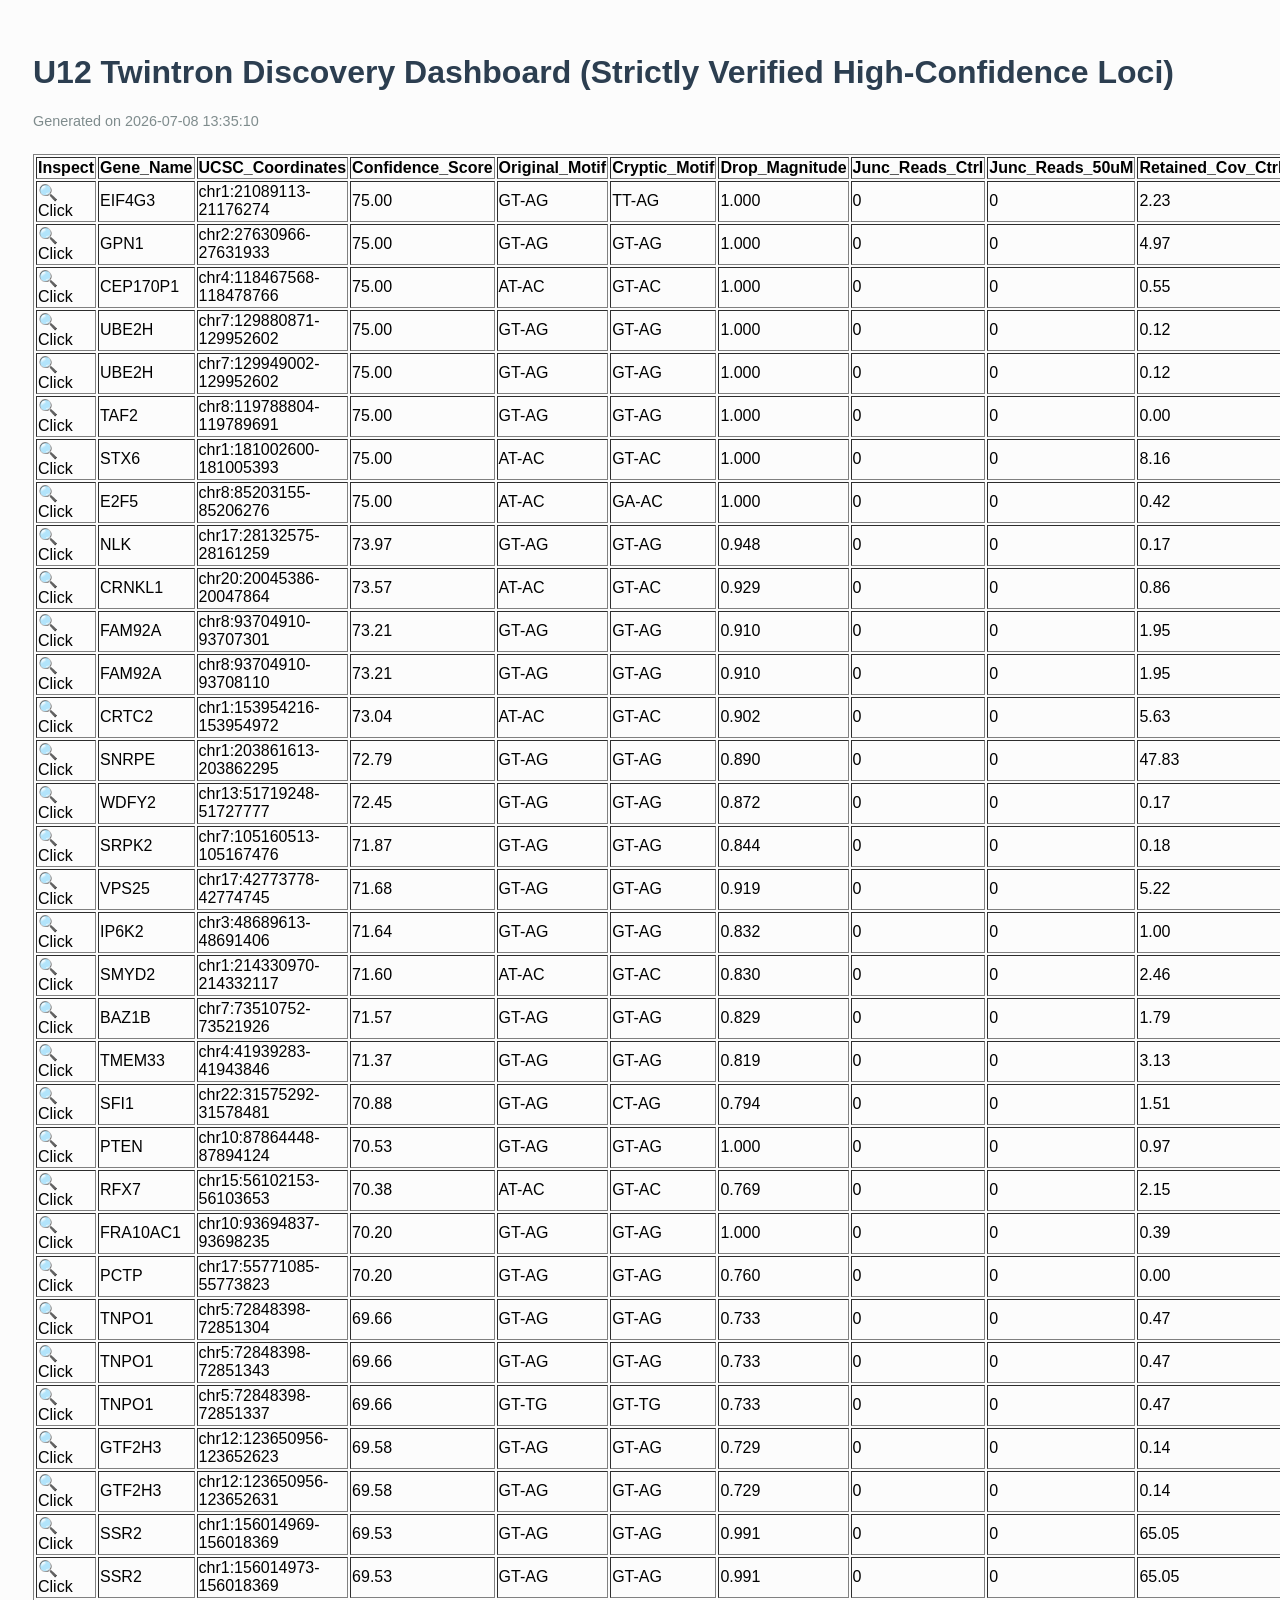
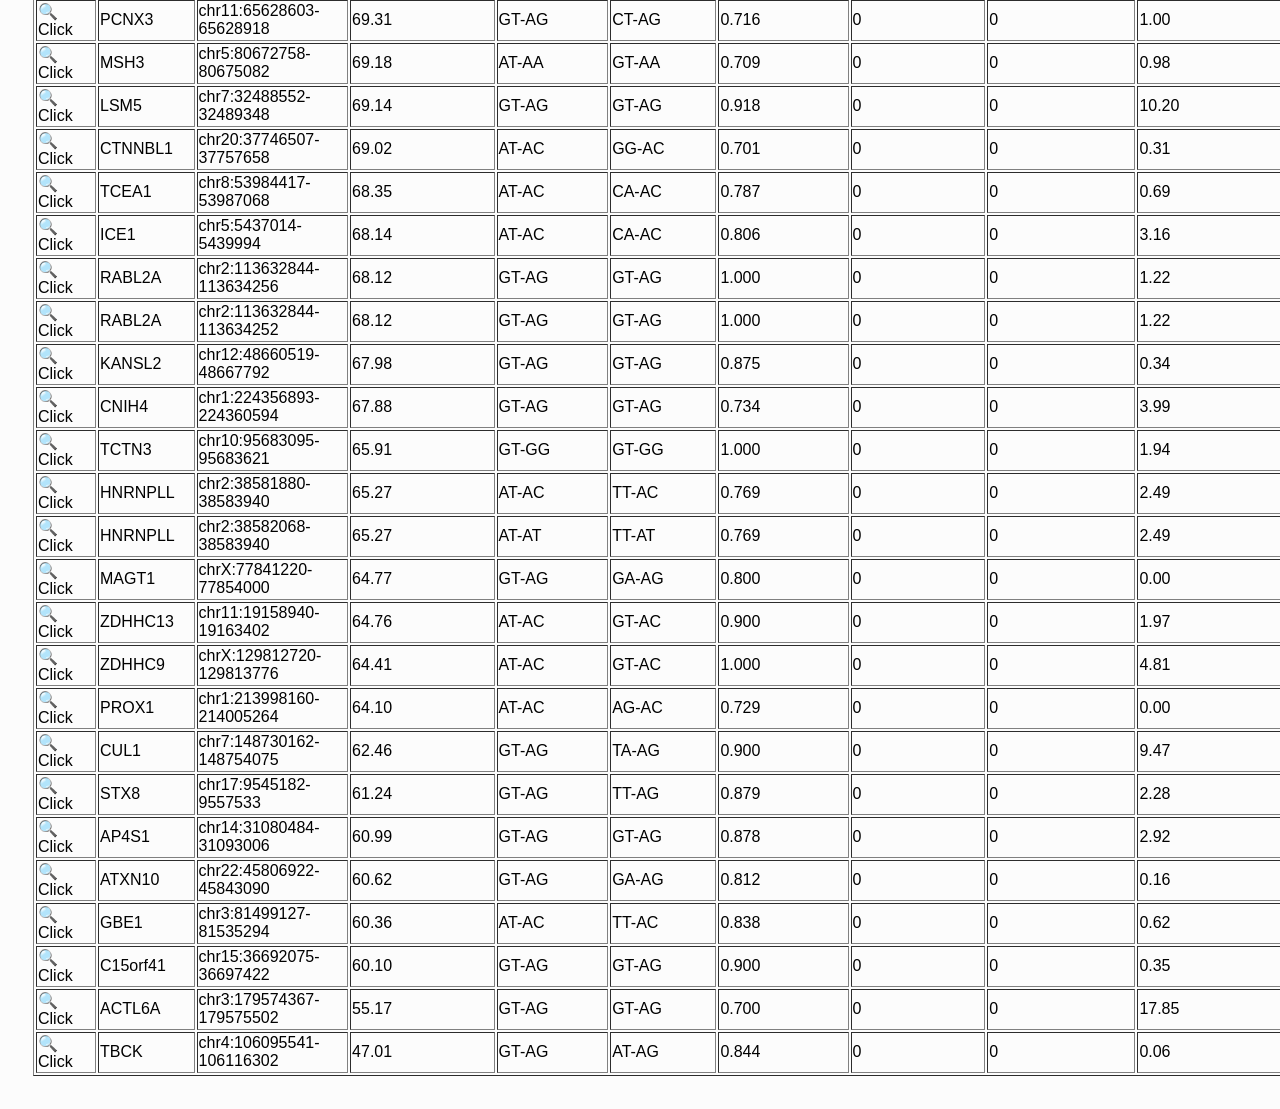
<file: twintron_validated_dashboard.html>
<!DOCTYPE html>
    <html lang="en">
    <head>
        <meta charset="UTF-8"><title>Strict Twintron Discovery Dashboard</title>
        <link rel="stylesheet" type="text/css" href="https://cdn.datatables.net/1.13.6/css/jquery.dataTables.min.css">
        <script type="text/javascript" src="https://code.jquery.com/jquery-3.7.0.min.js"></script>
        <script type="text/javascript" src="https://cdn.datatables.net/1.13.6/js/jquery.dataTables.min.js"></script>
        <style>
            body { font-family: -apple-system, sans-serif; padding: 25px; background-color: #fcfcfc; }
            h1 { color: #2c3e50; font-weight: 700; }
            .metadata { color: #7f8c8d; margin-bottom: 25px; font-size: 0.9em; }
            td.details-control { text-align: center; color: #2980b9; font-weight: bold; cursor: pointer; background: #eef2f7; }
            tr.shown td.details-control { background: #e74c3c; color: white; }
            .ucsc-container { padding: 15px; background: #f8f9fa; border-left: 5px solid #2980b9; }
            .ucsc-iframe { width: 100%; height: 550px; border: 1px solid #ccc; background: white; }
        </style>
        <script>
            function formatChildRow(coords) {
                var cleanCoords = coords.trim();
                var ucscUrl = "https://genome.ucsc.edu/cgi-bin/hgTracks?db=hg38&position=" + encodeURIComponent(cleanCoords);
                return  '<div class="ucsc-container">' + 
                        '  <div style="margin-bottom:10px; font-weight:bold; color:#34495e;">Live Session Viewer Locus: ' + cleanCoords + '</div>' +
                        '  <iframe class="ucsc-iframe" src="' + ucscUrl + '"></iframe>' +
                        '</div>';
            }
            $(document).ready(function() {
                var table = $('#twintronTable').DataTable({
                    "order": [[ 3, "desc" ]], 
                    "pageLength": 25,
                    "columnDefs": [
                        { "className": "details-control", "targets": 0 }, 
                        { "orderable": false, "targets": 0 }               
                    ]
                });
                $('#twintronTable tbody').on('click', 'td.details-control', function () {
                    var tr = $(this).closest('tr');
                    var row = table.row(tr);
                    if (row.child.isShown()) {
                        row.child.hide();
                        tr.removeClass('shown');
                        $(this).html("🔍 Click");
                    } else {
                        var coords = row.data()[2]; 
                        row.child(formatChildRow(coords)).show();
                        tr.addClass('shown');
                        $(this).html("❌ Close");
                    }
                });
            });
        </script>
    </head>
    <body>
        <h1>U12 Twintron Discovery Dashboard (Strictly Verified High-Confidence Loci)</h1>
        <div class="metadata">Generated on 2026-07-08 13:35:10</div>
        <table border="1" class="dataframe display compact cell-border" id="twintronTable">
  <thead>
    <tr style="text-align: right;">
      <th>Inspect</th>
      <th>Gene_Name</th>
      <th>UCSC_Coordinates</th>
      <th>Confidence_Score</th>
      <th>Original_Motif</th>
      <th>Cryptic_Motif</th>
      <th>Drop_Magnitude</th>
      <th>Junc_Reads_Ctrl</th>
      <th>Junc_Reads_50uM</th>
      <th>Retained_Cov_Ctrl</th>
      <th>Retained_Cov_50uM</th>
      <th>Strand</th>
    </tr>
  </thead>
  <tbody>
    <tr>
      <td>🔍 Click</td>
      <td>EIF4G3</td>
      <td>chr1:21089113-21176274</td>
      <td>75.00</td>
      <td>GT-AG</td>
      <td>TT-AG</td>
      <td>1.000</td>
      <td>0</td>
      <td>0</td>
      <td>2.23</td>
      <td>64.66</td>
      <td>-</td>
    </tr>
    <tr>
      <td>🔍 Click</td>
      <td>GPN1</td>
      <td>chr2:27630966-27631933</td>
      <td>75.00</td>
      <td>GT-AG</td>
      <td>GT-AG</td>
      <td>1.000</td>
      <td>0</td>
      <td>0</td>
      <td>4.97</td>
      <td>46.83</td>
      <td>+</td>
    </tr>
    <tr>
      <td>🔍 Click</td>
      <td>CEP170P1</td>
      <td>chr4:118467568-118478766</td>
      <td>75.00</td>
      <td>AT-AC</td>
      <td>GT-AC</td>
      <td>1.000</td>
      <td>0</td>
      <td>0</td>
      <td>0.55</td>
      <td>7.85</td>
      <td>+</td>
    </tr>
    <tr>
      <td>🔍 Click</td>
      <td>UBE2H</td>
      <td>chr7:129880871-129952602</td>
      <td>75.00</td>
      <td>GT-AG</td>
      <td>GT-AG</td>
      <td>1.000</td>
      <td>0</td>
      <td>0</td>
      <td>0.12</td>
      <td>13.39</td>
      <td>-</td>
    </tr>
    <tr>
      <td>🔍 Click</td>
      <td>UBE2H</td>
      <td>chr7:129949002-129952602</td>
      <td>75.00</td>
      <td>GT-AG</td>
      <td>GT-AG</td>
      <td>1.000</td>
      <td>0</td>
      <td>0</td>
      <td>0.12</td>
      <td>13.39</td>
      <td>-</td>
    </tr>
    <tr>
      <td>🔍 Click</td>
      <td>TAF2</td>
      <td>chr8:119788804-119789691</td>
      <td>75.00</td>
      <td>GT-AG</td>
      <td>GT-AG</td>
      <td>1.000</td>
      <td>0</td>
      <td>0</td>
      <td>0.00</td>
      <td>21.78</td>
      <td>-</td>
    </tr>
    <tr>
      <td>🔍 Click</td>
      <td>STX6</td>
      <td>chr1:181002600-181005393</td>
      <td>75.00</td>
      <td>AT-AC</td>
      <td>GT-AC</td>
      <td>1.000</td>
      <td>0</td>
      <td>0</td>
      <td>8.16</td>
      <td>52.51</td>
      <td>-</td>
    </tr>
    <tr>
      <td>🔍 Click</td>
      <td>E2F5</td>
      <td>chr8:85203155-85206276</td>
      <td>75.00</td>
      <td>AT-AC</td>
      <td>GA-AC</td>
      <td>1.000</td>
      <td>0</td>
      <td>0</td>
      <td>0.42</td>
      <td>7.20</td>
      <td>+</td>
    </tr>
    <tr>
      <td>🔍 Click</td>
      <td>NLK</td>
      <td>chr17:28132575-28161259</td>
      <td>73.97</td>
      <td>GT-AG</td>
      <td>GT-AG</td>
      <td>0.948</td>
      <td>0</td>
      <td>0</td>
      <td>0.17</td>
      <td>18.01</td>
      <td>+</td>
    </tr>
    <tr>
      <td>🔍 Click</td>
      <td>CRNKL1</td>
      <td>chr20:20045386-20047864</td>
      <td>73.57</td>
      <td>AT-AC</td>
      <td>GT-AC</td>
      <td>0.929</td>
      <td>0</td>
      <td>0</td>
      <td>0.86</td>
      <td>12.92</td>
      <td>-</td>
    </tr>
    <tr>
      <td>🔍 Click</td>
      <td>FAM92A</td>
      <td>chr8:93704910-93707301</td>
      <td>73.21</td>
      <td>GT-AG</td>
      <td>GT-AG</td>
      <td>0.910</td>
      <td>0</td>
      <td>0</td>
      <td>1.95</td>
      <td>11.71</td>
      <td>+</td>
    </tr>
    <tr>
      <td>🔍 Click</td>
      <td>FAM92A</td>
      <td>chr8:93704910-93708110</td>
      <td>73.21</td>
      <td>GT-AG</td>
      <td>GT-AG</td>
      <td>0.910</td>
      <td>0</td>
      <td>0</td>
      <td>1.95</td>
      <td>11.71</td>
      <td>+</td>
    </tr>
    <tr>
      <td>🔍 Click</td>
      <td>CRTC2</td>
      <td>chr1:153954216-153954972</td>
      <td>73.04</td>
      <td>AT-AC</td>
      <td>GT-AC</td>
      <td>0.902</td>
      <td>0</td>
      <td>0</td>
      <td>5.63</td>
      <td>75.71</td>
      <td>-</td>
    </tr>
    <tr>
      <td>🔍 Click</td>
      <td>SNRPE</td>
      <td>chr1:203861613-203862295</td>
      <td>72.79</td>
      <td>GT-AG</td>
      <td>GT-AG</td>
      <td>0.890</td>
      <td>0</td>
      <td>0</td>
      <td>47.83</td>
      <td>213.93</td>
      <td>+</td>
    </tr>
    <tr>
      <td>🔍 Click</td>
      <td>WDFY2</td>
      <td>chr13:51719248-51727777</td>
      <td>72.45</td>
      <td>GT-AG</td>
      <td>GT-AG</td>
      <td>0.872</td>
      <td>0</td>
      <td>0</td>
      <td>0.17</td>
      <td>4.40</td>
      <td>+</td>
    </tr>
    <tr>
      <td>🔍 Click</td>
      <td>SRPK2</td>
      <td>chr7:105160513-105167476</td>
      <td>71.87</td>
      <td>GT-AG</td>
      <td>GT-AG</td>
      <td>0.844</td>
      <td>0</td>
      <td>0</td>
      <td>0.18</td>
      <td>8.12</td>
      <td>-</td>
    </tr>
    <tr>
      <td>🔍 Click</td>
      <td>VPS25</td>
      <td>chr17:42773778-42774745</td>
      <td>71.68</td>
      <td>GT-AG</td>
      <td>GT-AG</td>
      <td>0.919</td>
      <td>0</td>
      <td>0</td>
      <td>5.22</td>
      <td>30.14</td>
      <td>+</td>
    </tr>
    <tr>
      <td>🔍 Click</td>
      <td>IP6K2</td>
      <td>chr3:48689613-48691406</td>
      <td>71.64</td>
      <td>GT-AG</td>
      <td>GT-AG</td>
      <td>0.832</td>
      <td>0</td>
      <td>0</td>
      <td>1.00</td>
      <td>112.71</td>
      <td>-</td>
    </tr>
    <tr>
      <td>🔍 Click</td>
      <td>SMYD2</td>
      <td>chr1:214330970-214332117</td>
      <td>71.60</td>
      <td>AT-AC</td>
      <td>GT-AC</td>
      <td>0.830</td>
      <td>0</td>
      <td>0</td>
      <td>2.46</td>
      <td>21.44</td>
      <td>+</td>
    </tr>
    <tr>
      <td>🔍 Click</td>
      <td>BAZ1B</td>
      <td>chr7:73510752-73521926</td>
      <td>71.57</td>
      <td>GT-AG</td>
      <td>GT-AG</td>
      <td>0.829</td>
      <td>0</td>
      <td>0</td>
      <td>1.79</td>
      <td>11.21</td>
      <td>-</td>
    </tr>
    <tr>
      <td>🔍 Click</td>
      <td>TMEM33</td>
      <td>chr4:41939283-41943846</td>
      <td>71.37</td>
      <td>GT-AG</td>
      <td>GT-AG</td>
      <td>0.819</td>
      <td>0</td>
      <td>0</td>
      <td>3.13</td>
      <td>18.11</td>
      <td>+</td>
    </tr>
    <tr>
      <td>🔍 Click</td>
      <td>SFI1</td>
      <td>chr22:31575292-31578481</td>
      <td>70.88</td>
      <td>GT-AG</td>
      <td>CT-AG</td>
      <td>0.794</td>
      <td>0</td>
      <td>0</td>
      <td>1.51</td>
      <td>20.94</td>
      <td>+</td>
    </tr>
    <tr>
      <td>🔍 Click</td>
      <td>PTEN</td>
      <td>chr10:87864448-87894124</td>
      <td>70.53</td>
      <td>GT-AG</td>
      <td>GT-AG</td>
      <td>1.000</td>
      <td>0</td>
      <td>0</td>
      <td>0.97</td>
      <td>5.42</td>
      <td>+</td>
    </tr>
    <tr>
      <td>🔍 Click</td>
      <td>RFX7</td>
      <td>chr15:56102153-56103653</td>
      <td>70.38</td>
      <td>AT-AC</td>
      <td>GT-AC</td>
      <td>0.769</td>
      <td>0</td>
      <td>0</td>
      <td>2.15</td>
      <td>18.20</td>
      <td>-</td>
    </tr>
    <tr>
      <td>🔍 Click</td>
      <td>FRA10AC1</td>
      <td>chr10:93694837-93698235</td>
      <td>70.20</td>
      <td>GT-AG</td>
      <td>GT-AG</td>
      <td>1.000</td>
      <td>0</td>
      <td>0</td>
      <td>0.39</td>
      <td>6.52</td>
      <td>-</td>
    </tr>
    <tr>
      <td>🔍 Click</td>
      <td>PCTP</td>
      <td>chr17:55771085-55773823</td>
      <td>70.20</td>
      <td>GT-AG</td>
      <td>GT-AG</td>
      <td>0.760</td>
      <td>0</td>
      <td>0</td>
      <td>0.00</td>
      <td>12.38</td>
      <td>+</td>
    </tr>
    <tr>
      <td>🔍 Click</td>
      <td>TNPO1</td>
      <td>chr5:72848398-72851304</td>
      <td>69.66</td>
      <td>GT-AG</td>
      <td>GT-AG</td>
      <td>0.733</td>
      <td>0</td>
      <td>0</td>
      <td>0.47</td>
      <td>49.01</td>
      <td>+</td>
    </tr>
    <tr>
      <td>🔍 Click</td>
      <td>TNPO1</td>
      <td>chr5:72848398-72851343</td>
      <td>69.66</td>
      <td>GT-AG</td>
      <td>GT-AG</td>
      <td>0.733</td>
      <td>0</td>
      <td>0</td>
      <td>0.47</td>
      <td>49.01</td>
      <td>+</td>
    </tr>
    <tr>
      <td>🔍 Click</td>
      <td>TNPO1</td>
      <td>chr5:72848398-72851337</td>
      <td>69.66</td>
      <td>GT-TG</td>
      <td>GT-TG</td>
      <td>0.733</td>
      <td>0</td>
      <td>0</td>
      <td>0.47</td>
      <td>49.01</td>
      <td>+</td>
    </tr>
    <tr>
      <td>🔍 Click</td>
      <td>GTF2H3</td>
      <td>chr12:123650956-123652623</td>
      <td>69.58</td>
      <td>GT-AG</td>
      <td>GT-AG</td>
      <td>0.729</td>
      <td>0</td>
      <td>0</td>
      <td>0.14</td>
      <td>33.42</td>
      <td>+</td>
    </tr>
    <tr>
      <td>🔍 Click</td>
      <td>GTF2H3</td>
      <td>chr12:123650956-123652631</td>
      <td>69.58</td>
      <td>GT-AG</td>
      <td>GT-AG</td>
      <td>0.729</td>
      <td>0</td>
      <td>0</td>
      <td>0.14</td>
      <td>33.42</td>
      <td>+</td>
    </tr>
    <tr>
      <td>🔍 Click</td>
      <td>SSR2</td>
      <td>chr1:156014969-156018369</td>
      <td>69.53</td>
      <td>GT-AG</td>
      <td>GT-AG</td>
      <td>0.991</td>
      <td>0</td>
      <td>0</td>
      <td>65.05</td>
      <td>205.93</td>
      <td>-</td>
    </tr>
    <tr>
      <td>🔍 Click</td>
      <td>SSR2</td>
      <td>chr1:156014973-156018369</td>
      <td>69.53</td>
      <td>GT-AG</td>
      <td>GT-AG</td>
      <td>0.991</td>
      <td>0</td>
      <td>0</td>
      <td>65.05</td>
      <td>205.93</td>
      <td>-</td>
    </tr>
    <tr>
      <td>🔍 Click</td>
      <td>PCNX3</td>
      <td>chr11:65628603-65628918</td>
      <td>69.31</td>
      <td>GT-AG</td>
      <td>CT-AG</td>
      <td>0.716</td>
      <td>0</td>
      <td>0</td>
      <td>1.00</td>
      <td>19.67</td>
      <td>+</td>
    </tr>
    <tr>
      <td>🔍 Click</td>
      <td>MSH3</td>
      <td>chr5:80672758-80675082</td>
      <td>69.18</td>
      <td>AT-AA</td>
      <td>GT-AA</td>
      <td>0.709</td>
      <td>0</td>
      <td>0</td>
      <td>0.98</td>
      <td>13.29</td>
      <td>+</td>
    </tr>
    <tr>
      <td>🔍 Click</td>
      <td>LSM5</td>
      <td>chr7:32488552-32489348</td>
      <td>69.14</td>
      <td>GT-AG</td>
      <td>GT-AG</td>
      <td>0.918</td>
      <td>0</td>
      <td>0</td>
      <td>10.20</td>
      <td>35.87</td>
      <td>-</td>
    </tr>
    <tr>
      <td>🔍 Click</td>
      <td>CTNNBL1</td>
      <td>chr20:37746507-37757658</td>
      <td>69.02</td>
      <td>AT-AC</td>
      <td>GG-AC</td>
      <td>0.701</td>
      <td>0</td>
      <td>0</td>
      <td>0.31</td>
      <td>6.56</td>
      <td>+</td>
    </tr>
    <tr>
      <td>🔍 Click</td>
      <td>TCEA1</td>
      <td>chr8:53984417-53987068</td>
      <td>68.35</td>
      <td>AT-AC</td>
      <td>CA-AC</td>
      <td>0.787</td>
      <td>0</td>
      <td>0</td>
      <td>0.69</td>
      <td>14.62</td>
      <td>-</td>
    </tr>
    <tr>
      <td>🔍 Click</td>
      <td>ICE1</td>
      <td>chr5:5437014-5439994</td>
      <td>68.14</td>
      <td>AT-AC</td>
      <td>CA-AC</td>
      <td>0.806</td>
      <td>0</td>
      <td>0</td>
      <td>3.16</td>
      <td>38.91</td>
      <td>+</td>
    </tr>
    <tr>
      <td>🔍 Click</td>
      <td>RABL2A</td>
      <td>chr2:113632844-113634256</td>
      <td>68.12</td>
      <td>GT-AG</td>
      <td>GT-AG</td>
      <td>1.000</td>
      <td>0</td>
      <td>0</td>
      <td>1.22</td>
      <td>5.45</td>
      <td>+</td>
    </tr>
    <tr>
      <td>🔍 Click</td>
      <td>RABL2A</td>
      <td>chr2:113632844-113634252</td>
      <td>68.12</td>
      <td>GT-AG</td>
      <td>GT-AG</td>
      <td>1.000</td>
      <td>0</td>
      <td>0</td>
      <td>1.22</td>
      <td>5.45</td>
      <td>+</td>
    </tr>
    <tr>
      <td>🔍 Click</td>
      <td>KANSL2</td>
      <td>chr12:48660519-48667792</td>
      <td>67.98</td>
      <td>GT-AG</td>
      <td>GT-AG</td>
      <td>0.875</td>
      <td>0</td>
      <td>0</td>
      <td>0.34</td>
      <td>26.53</td>
      <td>-</td>
    </tr>
    <tr>
      <td>🔍 Click</td>
      <td>CNIH4</td>
      <td>chr1:224356893-224360594</td>
      <td>67.88</td>
      <td>GT-AG</td>
      <td>GT-AG</td>
      <td>0.734</td>
      <td>0</td>
      <td>0</td>
      <td>3.99</td>
      <td>23.08</td>
      <td>+</td>
    </tr>
    <tr>
      <td>🔍 Click</td>
      <td>TCTN3</td>
      <td>chr10:95683095-95683621</td>
      <td>65.91</td>
      <td>GT-GG</td>
      <td>GT-GG</td>
      <td>1.000</td>
      <td>0</td>
      <td>0</td>
      <td>1.94</td>
      <td>6.73</td>
      <td>-</td>
    </tr>
    <tr>
      <td>🔍 Click</td>
      <td>HNRNPLL</td>
      <td>chr2:38581880-38583940</td>
      <td>65.27</td>
      <td>AT-AC</td>
      <td>TT-AC</td>
      <td>0.769</td>
      <td>0</td>
      <td>0</td>
      <td>2.49</td>
      <td>10.02</td>
      <td>-</td>
    </tr>
    <tr>
      <td>🔍 Click</td>
      <td>HNRNPLL</td>
      <td>chr2:38582068-38583940</td>
      <td>65.27</td>
      <td>AT-AT</td>
      <td>TT-AT</td>
      <td>0.769</td>
      <td>0</td>
      <td>0</td>
      <td>2.49</td>
      <td>10.02</td>
      <td>-</td>
    </tr>
    <tr>
      <td>🔍 Click</td>
      <td>MAGT1</td>
      <td>chrX:77841220-77854000</td>
      <td>64.77</td>
      <td>GT-AG</td>
      <td>GA-AG</td>
      <td>0.800</td>
      <td>0</td>
      <td>0</td>
      <td>0.00</td>
      <td>2.00</td>
      <td>-</td>
    </tr>
    <tr>
      <td>🔍 Click</td>
      <td>ZDHHC13</td>
      <td>chr11:19158940-19163402</td>
      <td>64.76</td>
      <td>AT-AC</td>
      <td>GT-AC</td>
      <td>0.900</td>
      <td>0</td>
      <td>0</td>
      <td>1.97</td>
      <td>7.13</td>
      <td>+</td>
    </tr>
    <tr>
      <td>🔍 Click</td>
      <td>ZDHHC9</td>
      <td>chrX:129812720-129813776</td>
      <td>64.41</td>
      <td>AT-AC</td>
      <td>GT-AC</td>
      <td>1.000</td>
      <td>0</td>
      <td>0</td>
      <td>4.81</td>
      <td>13.25</td>
      <td>-</td>
    </tr>
    <tr>
      <td>🔍 Click</td>
      <td>PROX1</td>
      <td>chr1:213998160-214005264</td>
      <td>64.10</td>
      <td>AT-AC</td>
      <td>AG-AC</td>
      <td>0.729</td>
      <td>0</td>
      <td>0</td>
      <td>0.00</td>
      <td>2.11</td>
      <td>+</td>
    </tr>
    <tr>
      <td>🔍 Click</td>
      <td>CUL1</td>
      <td>chr7:148730162-148754075</td>
      <td>62.46</td>
      <td>GT-AG</td>
      <td>TA-AG</td>
      <td>0.900</td>
      <td>0</td>
      <td>0</td>
      <td>9.47</td>
      <td>24.72</td>
      <td>+</td>
    </tr>
    <tr>
      <td>🔍 Click</td>
      <td>STX8</td>
      <td>chr17:9545182-9557533</td>
      <td>61.24</td>
      <td>GT-AG</td>
      <td>TT-AG</td>
      <td>0.879</td>
      <td>0</td>
      <td>0</td>
      <td>2.28</td>
      <td>6.77</td>
      <td>-</td>
    </tr>
    <tr>
      <td>🔍 Click</td>
      <td>AP4S1</td>
      <td>chr14:31080484-31093006</td>
      <td>60.99</td>
      <td>GT-AG</td>
      <td>GT-AG</td>
      <td>0.878</td>
      <td>0</td>
      <td>0</td>
      <td>2.92</td>
      <td>8.18</td>
      <td>+</td>
    </tr>
    <tr>
      <td>🔍 Click</td>
      <td>ATXN10</td>
      <td>chr22:45806922-45843090</td>
      <td>60.62</td>
      <td>GT-AG</td>
      <td>GA-AG</td>
      <td>0.812</td>
      <td>0</td>
      <td>0</td>
      <td>0.16</td>
      <td>1.98</td>
      <td>+</td>
    </tr>
    <tr>
      <td>🔍 Click</td>
      <td>GBE1</td>
      <td>chr3:81499127-81535294</td>
      <td>60.36</td>
      <td>AT-AC</td>
      <td>TT-AC</td>
      <td>0.838</td>
      <td>0</td>
      <td>0</td>
      <td>0.62</td>
      <td>3.85</td>
      <td>-</td>
    </tr>
    <tr>
      <td>🔍 Click</td>
      <td>C15orf41</td>
      <td>chr15:36692075-36697422</td>
      <td>60.10</td>
      <td>GT-AG</td>
      <td>GT-AG</td>
      <td>0.900</td>
      <td>0</td>
      <td>0</td>
      <td>0.35</td>
      <td>1.98</td>
      <td>+</td>
    </tr>
    <tr>
      <td>🔍 Click</td>
      <td>ACTL6A</td>
      <td>chr3:179574367-179575502</td>
      <td>55.17</td>
      <td>GT-AG</td>
      <td>GT-AG</td>
      <td>0.700</td>
      <td>0</td>
      <td>0</td>
      <td>17.85</td>
      <td>38.79</td>
      <td>+</td>
    </tr>
    <tr>
      <td>🔍 Click</td>
      <td>TBCK</td>
      <td>chr4:106095541-106116302</td>
      <td>47.01</td>
      <td>GT-AG</td>
      <td>AT-AG</td>
      <td>0.844</td>
      <td>0</td>
      <td>0</td>
      <td>0.06</td>
      <td>0.67</td>
      <td>-</td>
    </tr>
  </tbody>
</table>
    </body>
    </html>
</file>
